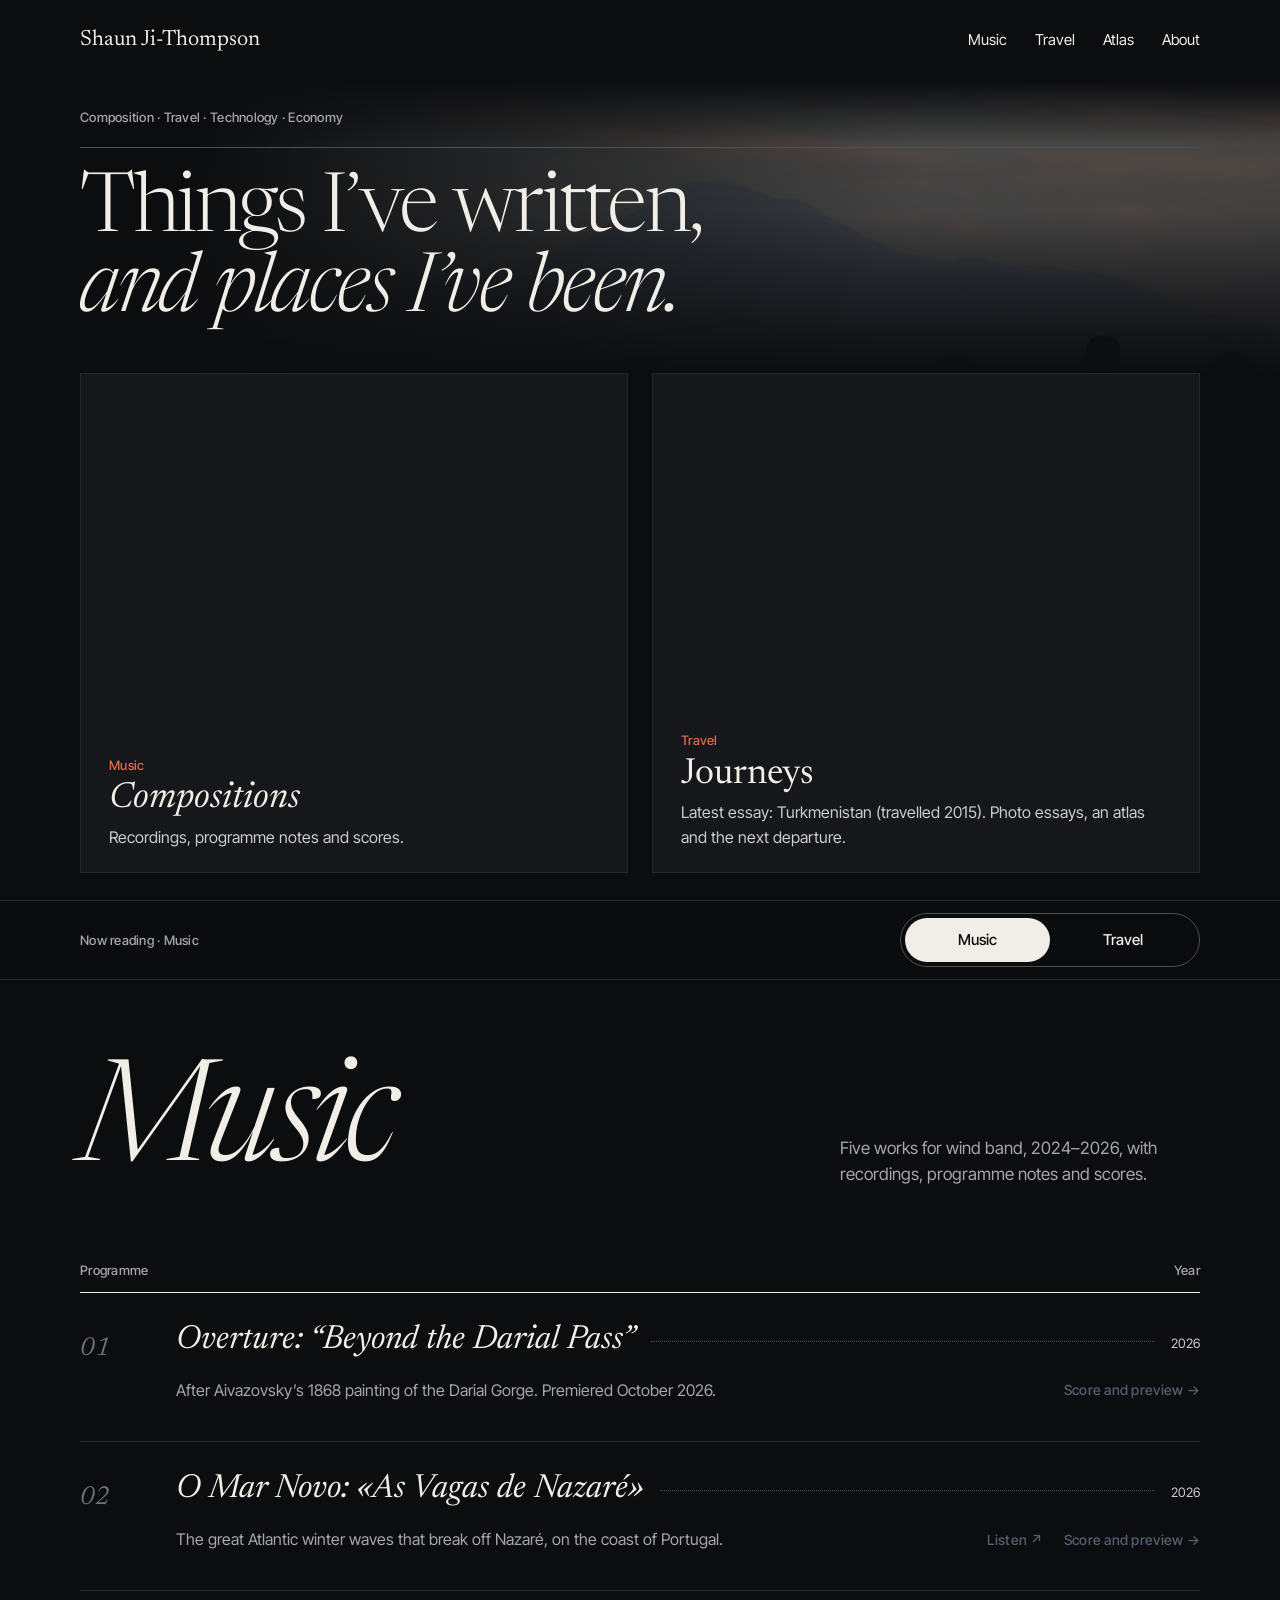
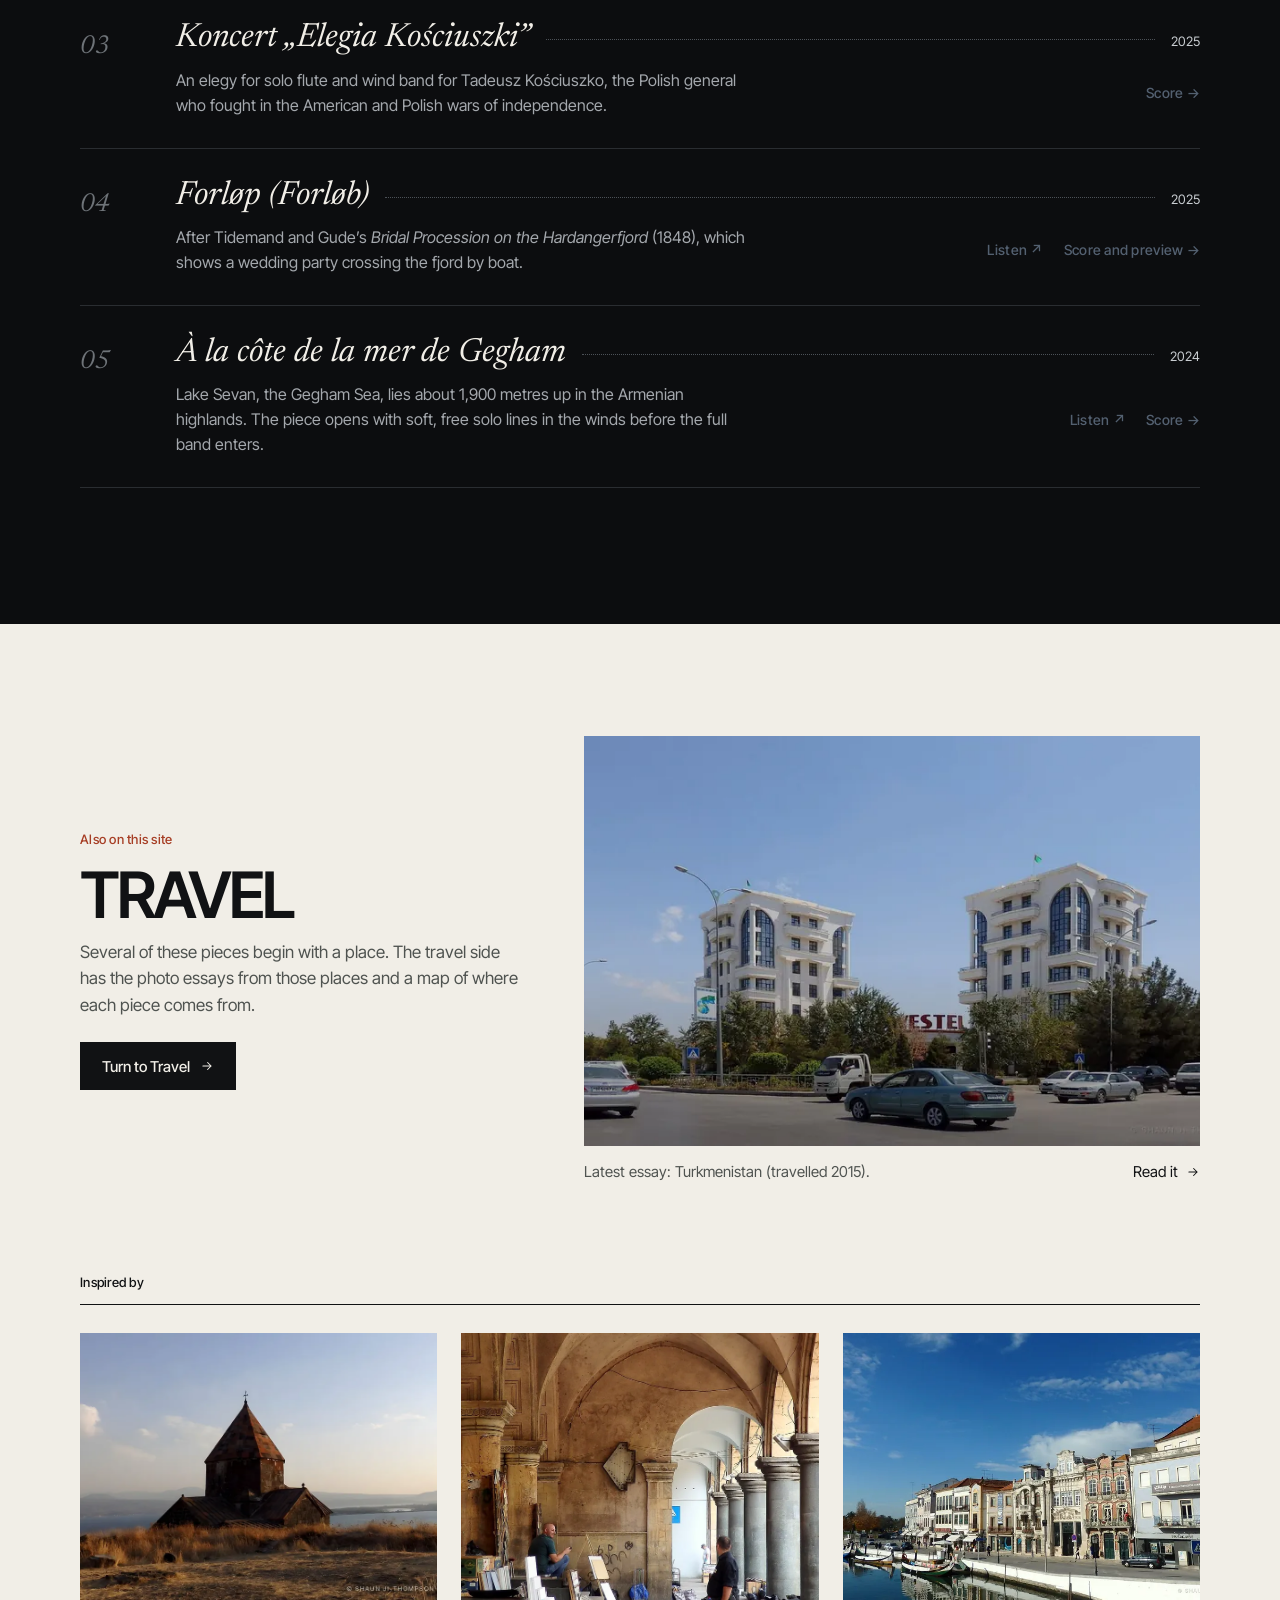
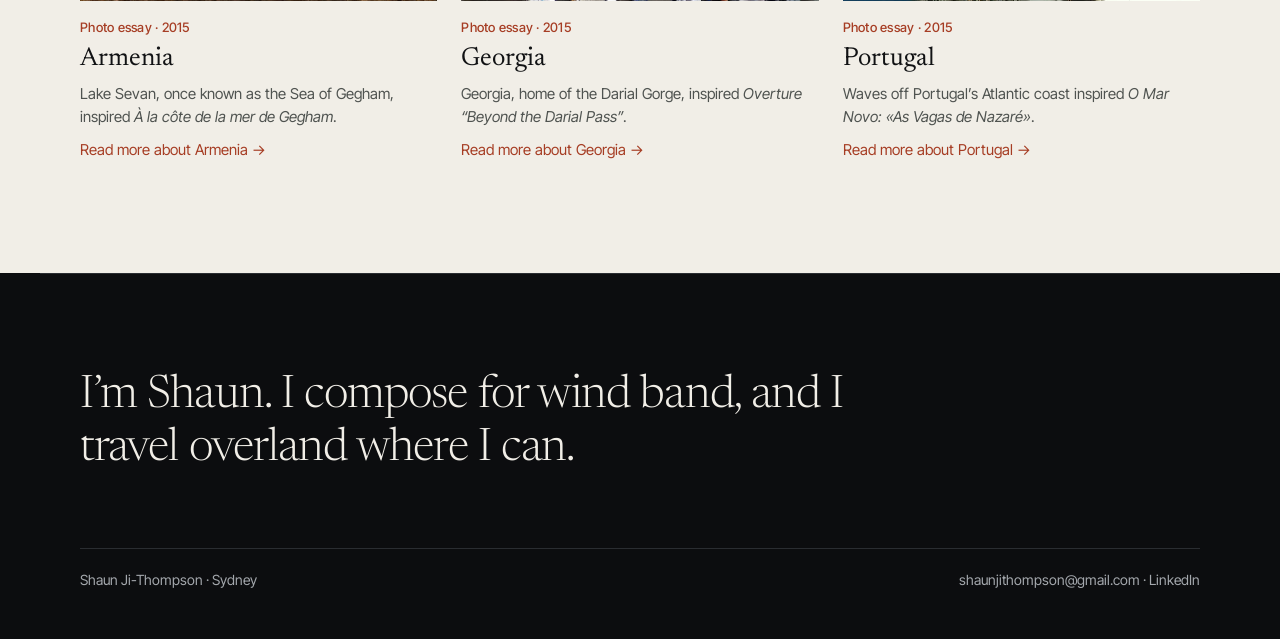
<file: index.html>
<!doctype html>
<html lang="en">
<head>
<meta charset="utf-8">
<meta name="viewport" content="width=device-width, initial-scale=1">
<title>Shaun Ji-Thompson — Music and Travel</title>
<meta name="description" content="Compositions for wind band and journeys made overland, by Shaun Ji-Thompson.">
<link rel="canonical" href="https://shaunjithompson.github.io/two-worlds/">
<meta property="og:type" content="profile">
<meta property="og:site_name" content="Shaun Ji-Thompson">
<meta property="og:title" content="Shaun Ji-Thompson — Music and Travel">
<meta property="og:description" content="Compositions for wind band and journeys made overland, by Shaun Ji-Thompson.">
<meta property="og:url" content="https://shaunjithompson.github.io/two-worlds/">
<meta property="og:image" content="https://shaunjithompson.github.io/two-worlds/assets/sevan-sunset.jpg">
<meta name="twitter:card" content="summary_large_image">
<script type="application/ld+json">{"@context": "https://schema.org", "@graph": [{"@type": "ProfilePage", "url": "https://shaunjithompson.github.io/two-worlds/", "name": "Shaun Ji-Thompson — Music and Travel", "mainEntity": {"@id": "https://shaunjithompson.github.io/two-worlds/#shaun"}}, {"@type": "Person", "@id": "https://shaunjithompson.github.io/two-worlds/#shaun", "name": "Shaun Ji-Thompson", "alternateName": "Ji Xiang Yu", "url": "https://shaunjithompson.github.io/two-worlds/", "jobTitle": "Composer", "homeLocation": {"@type": "Place", "name": "Sydney, Australia"}, "knowsAbout": ["Composition for wind band", "Overland travel"], "email": "mailto:shaunjithompson@gmail.com", "sameAs": ["https://www.linkedin.com/in/shaun-ji-thompson/"]}]}</script>
<link rel="preconnect" href="https://fonts.googleapis.com">
<link rel="preconnect" href="https://fonts.gstatic.com" crossorigin>
<link href="https://fonts.googleapis.com/css2?family=Newsreader:ital,opsz,wght@0,6..72,200;0,6..72,300;0,6..72,400;0,6..72,500;1,6..72,200;1,6..72,300;1,6..72,400&family=Inter+Tight:wght@400;500;600&family=IBM+Plex+Mono:wght@400;500&display=swap" rel="stylesheet">
<link rel="stylesheet" href="css/base.css">
<link rel="stylesheet" href="css/map.css?v=050754a2">
<link rel="stylesheet" href="css/home.css">
</head>
<body data-side="music">
<a class="skip" href="#content">Skip to content</a>

<nav class="wrap nav" aria-label="Primary">
  <a class="brand" href="index.html">Shaun Ji-Thompson</a>
  <div class="nav-links">
    <button type="button" data-pick="music">Music</button>
    <button type="button" data-pick="travel">Travel</button>
    <a href="atlas.html">Atlas</a>
    <a href="#about">About</a>
  </div>
</nav>

<main id="content">
<div class="hero">
<div class="mast">
  <img class="pan" src="assets/yer-07.jpg" alt="" aria-hidden="true" width="2000" height="1125" srcset="assets/sized/yer-07-800.webp 800w, assets/sized/yer-07-1400.webp 1400w, assets/yer-07.jpg 2000w" sizes="100vw" fetchpriority="high">
  <header class="wrap">
    <div class="meta label"><span class="rise">Composition · Travel · Technology · Economy</span></div>
    <div class="line rule-in"></div>
    <h1><span class="rise d1">Things I’ve written,</span><span class="rise d2"><em>and places I’ve been.</em></span></h1>
  </header>
</div>

<section class="wrap doors" aria-label="Two ways in">
  <button type="button" class="door rise d3" data-pick="music">
    <span class="pic reel"><span class="slide"><img data-sizes="(min-width: 1000px) 600px, 100vw" class="drift" src="assets/darial-cover-wide.jpg" alt="" width="1800" height="1200" srcset="assets/sized/darial-cover-wide-800.webp 800w, assets/sized/darial-cover-wide-1400.webp 1400w, assets/darial-cover-wide.jpg 1800w" sizes="(min-width: 1000px) 600px, 100vw"><span class="cap cap-darial"><span class="cap-k">Overture</span>Beyond the Darial Pass</span></span><span class="slide"><img data-sizes="(min-width: 1000px) 600px, 100vw" class="drift" src="assets/forlop-cover-wide.jpg" alt="" width="1800" height="1200" srcset="assets/sized/forlop-cover-wide-800.webp 800w, assets/sized/forlop-cover-wide-1400.webp 1400w, assets/forlop-cover-wide.jpg 1800w" sizes="(min-width: 1000px) 600px, 100vw"><span class="cap cap-forlop">Forløp</span></span><span class="slide"><img data-sizes="(min-width: 1000px) 600px, 100vw" class="drift" src="assets/gegham-cover-wide.jpg" alt="" width="1800" height="1200" srcset="assets/sized/gegham-cover-wide-800.webp 800w, assets/sized/gegham-cover-wide-1400.webp 1400w, assets/gegham-cover-wide.jpg 1800w" sizes="(min-width: 1000px) 600px, 100vw" loading="lazy" decoding="async"><span class="cap cap-gegham" lang="fr">À la côte de la mer de Gegham</span></span><span class="slide"><img data-sizes="(min-width: 1000px) 600px, 100vw" class="drift" src="assets/kosciuszko-cover-wide.jpg" alt="" width="1800" height="1200" srcset="assets/sized/kosciuszko-cover-wide-800.webp 800w, assets/sized/kosciuszko-cover-wide-1400.webp 1400w, assets/kosciuszko-cover-wide.jpg 1800w" sizes="(min-width: 1000px) 600px, 100vw" loading="lazy" decoding="async"><span class="cap cap-kosciuszko" lang="pl"><span class="cap-k">Koncert</span>Elegia Kościuszki</span></span><span class="slide"><img data-sizes="(min-width: 1000px) 600px, 100vw" class="drift" src="assets/mar-novo-cover-wide.jpg" alt="" width="1800" height="1200" srcset="assets/sized/mar-novo-cover-wide-800.webp 800w, assets/sized/mar-novo-cover-wide-1400.webp 1400w, assets/mar-novo-cover-wide.jpg 1800w" sizes="(min-width: 1000px) 600px, 100vw" loading="lazy" decoding="async"><span class="cap cap-marnovo" lang="pt">O Mar Novo</span></span></span>
    <span class="txt"><span class="label k">Music</span><span class="h"><em>Compositions</em></span><span class="s">Recordings, programme notes and scores.</span></span>
  </button>
  <button type="button" class="door rise d4" data-pick="travel">
    <span class="pic"><img data-latest="photo" data-sizes="(min-width: 1000px) 700px, 100vw" class="zoom-img" src="assets/ashgabat-cover.jpg" alt="" width="2000" height="1125" srcset="assets/sized/ashgabat-cover-800.webp 800w, assets/sized/ashgabat-cover-1400.webp 1400w, assets/ashgabat-cover.jpg 2000w" sizes="(min-width: 1000px) 700px, 100vw" loading="lazy" decoding="async"></span>
    <span class="txt"><span class="label k">Travel</span><span class="h">Journeys</span><span class="s"><span data-latest="line">Latest essay: Turkmenistan (travelled 2015).</span> Photo essays, an atlas and the next departure.</span></span>
  </button>
</section>
</div>

<div id="sides-top" aria-hidden="true"></div>
<div class="bar" id="sides">
  <div class="wrap">
    <span class="label now" id="now">Now reading · Music</span>
    <div class="switch" role="group" aria-label="Choose a side">
      <span class="thumb" aria-hidden="true"></span>
      <button type="button" data-pick="music" aria-pressed="true">Music</button>
      <button type="button" data-pick="travel" aria-pressed="false">Travel</button>
    </div>
  </div>
</div>

<!-- MUSIC -->
<div data-for="music">
  <section id="music" class="fade" aria-labelledby="music-h">
    <div class="wrap sec">
      <div class="sec-top">
        <div><h2 id="music-h" class="music">Music</h2></div>
        <p>Five works for wind band, 2024–2026, with recordings, programme notes and scores.</p>
      </div>
      <div class="label prog-head"><span>Programme</span><span>Year</span></div>
      <div class="prog-rule rule-in"></div>
      <ol class="prog">
        <li id="row-darial"><span class="n">01</span><div><div class="row1"><a class="t" href="beyond-the-darial-pass.html">Overture: “Beyond the Darial Pass”</a><span class="dots" aria-hidden="true"></span><span class="y">2026</span></div><div class="row2"><span class="ab">After Aivazovsky’s 1868 painting of the Darial Gorge. Premiered October 2026.</span><span class="label ln"><a href="beyond-the-darial-pass.html">Score and preview →</a></span></div></div></li>
        <li id="row-marNovo"><span class="n">02</span><div><div class="row1"><a class="t" href="o-mar-novo.html" lang="pt">O Mar Novo: «As Vagas de Nazaré»</a><span class="dots" aria-hidden="true"></span><span class="y">2026</span></div><div class="row2"><span class="ab">The great Atlantic winter waves that break off Nazaré, on the coast of Portugal.</span><span class="label ln"><a href="https://www.youtube.com/watch?v=zOkrFVbamSI" target="_blank" rel="noopener">Listen ↗</a><a href="o-mar-novo.html">Score and preview →</a></span></div></div></li>
        <li id="row-kosciuszko"><span class="n">03</span><div><div class="row1"><a class="t" href="koncert-elegia-kosciuszki.html" lang="pl">Koncert „Elegia Kościuszki”</a><span class="dots" aria-hidden="true"></span><span class="y">2025</span></div><div class="row2"><span class="ab">An elegy for solo flute and wind band for Tadeusz Kościuszko, the Polish general who fought in the American and Polish wars of independence.</span><span class="label ln"><a href="koncert-elegia-kosciuszki.html">Score →</a></span></div></div></li>
        <li id="row-forlop"><span class="n">04</span><div><div class="row1"><a class="t" href="forlop.html">Forløp (Forløb)</a><span class="dots" aria-hidden="true"></span><span class="y">2025</span></div><div class="row2"><span class="ab">After Tidemand and Gude’s <em>Bridal Procession on the Hardangerfjord</em> (1848), which shows a wedding party crossing the fjord by boat.</span><span class="label ln"><a href="https://www.youtube.com/watch?v=5hfHdJyn6ks" target="_blank" rel="noopener">Listen ↗</a><a href="forlop.html">Score and preview →</a></span></div></div></li>
        <li id="row-gegham"><span class="n">05</span><div><div class="row1"><a class="t" href="a-la-cote-de-la-mer-de-gegham.html" lang="fr">À la côte de la mer de Gegham</a><span class="dots" aria-hidden="true"></span><span class="y">2024</span></div><div class="row2"><span class="ab">Lake Sevan, the Gegham Sea, lies about 1,900 metres up in the Armenian highlands. The piece opens with soft, free solo lines in the winds before the full band enters.</span><span class="label ln"><a href="https://www.youtube.com/watch?v=kwXetq1aLH4" target="_blank" rel="noopener">Listen ↗</a><a href="a-la-cote-de-la-mer-de-gegham.html">Score →</a></span></div></div></li>
      </ol>
    </div>
  </section>
  <section class="also-band also-travel" aria-labelledby="also-travel-h">
    <div class="wrap">
      <div class="also-top">
        <div class="also-txt">
          <span class="label k-red">Also on this site</span>
          <h2 id="also-travel-h" class="big-t">Travel</h2>
          <p>Several of these pieces begin with a place. The travel side has the photo essays from those places and a map of where each piece comes from.</p>
          <button type="button" class="go" data-pick="travel">Turn to Travel <svg aria-hidden="true" width="14" height="14" viewBox="0 0 24 24" fill="none" stroke="currentColor" stroke-width="1.8" stroke-linecap="round" stroke-linejoin="round"><path d="M5 12h14M13 6l6 6-6 6"/></svg></button>
        </div>
        <a class="also-lead card" href="turkmenistan-2015.html" data-latest="link">
          <span class="pic"><img data-latest="photo" data-sizes="(min-width: 1000px) 700px, 100vw" class="zoom-img" src="assets/tehran-cover.jpg" alt="" width="2000" height="1125" srcset="assets/sized/tehran-cover-800.webp 800w, assets/sized/tehran-cover-1400.webp 1400w, assets/tehran-cover.jpg 2000w" sizes="(min-width: 1000px) 700px, 100vw" loading="lazy" decoding="async"></span>
          <span class="cap"><span class="ink-soft" data-latest="line">Latest essay: Turkmenistan (travelled 2015).</span><span class="more">Read it <svg aria-hidden="true" width="14" height="14" viewBox="0 0 24 24" fill="none" stroke="currentColor" stroke-width="1.8" stroke-linecap="round" stroke-linejoin="round"><path d="M5 12h14M13 6l6 6-6 6"/></svg></span></span>
        </a>
      </div>
      <h3 class="label x-head">Inspired by</h3>
      <ul class="x-list">
        <li><a class="x-card" href="armenia-2015.html"><span class="x-pic"><img data-sizes="(min-width: 1000px) 380px, 100vw" src="assets/sevanavank.jpg" alt="" width="2000" height="1445" srcset="assets/sized/sevanavank-800.webp 800w, assets/sized/sevanavank-1400.webp 1400w, assets/sevanavank.jpg 2000w" sizes="(min-width: 1000px) 380px, 100vw" loading="lazy" decoding="async"></span><span class="label x-k">Photo essay · 2015</span><span class="x-t">Armenia</span><span class="x-s">Lake Sevan, once known as the Sea of Gegham, inspired <i lang="fr">À la côte de la mer de Gegham</i>.</span><span class="x-s x-more">Read more about Armenia →</span></a></li>
        <li><a class="x-card" href="georgia-2015.html"><span class="x-pic"><img data-sizes="(min-width: 1000px) 380px, 100vw" src="assets/tbilisi-03.jpg" alt="" width="1125" height="2000" srcset="assets/sized/tbilisi-03-800.webp 800w, assets/tbilisi-03.jpg 1125w" sizes="(min-width: 1000px) 380px, 100vw" loading="lazy" decoding="async"></span><span class="label x-k">Photo essay · 2015</span><span class="x-t">Georgia</span><span class="x-s">Georgia, home of the Darial Gorge, inspired <i>Overture “Beyond the Darial Pass”</i>.</span><span class="x-s x-more">Read more about Georgia →</span></a></li>
        <li><a class="x-card" href="portugal-2015.html"><span class="x-pic"><img data-sizes="(min-width: 1000px) 380px, 100vw" src="assets/aveiro-04.jpg" alt="" width="2000" height="1125" srcset="assets/sized/aveiro-04-800.webp 800w, assets/sized/aveiro-04-1400.webp 1400w, assets/aveiro-04.jpg 2000w" sizes="(min-width: 1000px) 380px, 100vw" loading="lazy" decoding="async"></span><span class="label x-k">Photo essay · 2015</span><span class="x-t">Portugal</span><span class="x-s">Waves off Portugal’s Atlantic coast inspired <i lang="pt">O Mar Novo: «As Vagas de Nazaré»</i>.</span><span class="x-s x-more">Read more about Portugal →</span></a></li>
      </ul>
    </div>
  </section>
</div>

<!-- TRAVEL -->
<div data-for="travel" hidden>
  <section id="travel" class="paper fade" aria-labelledby="travel-h">
    <div class="wrap sec travel-sec">
      <div class="sec-top">
        <div><h2 id="travel-h" class="travel">Travel</h2></div>
        <div class="side-note-wrap"><p>More than sixty countries so far, mostly overland. Photo essays from the road and an atlas of where I’ve been.</p>
          <a class="upnext" href="morocco-to-the-gambia.html"><span class="mono k-red"><span class="blink"></span>Up next · 2026</span><span>Morocco to The Gambia →</span></a></div>
      </div>
      <div class="map-wrap top" id="worlds" data-side="travel">
        <div class="map" id="map" role="region" aria-label="Map of places">
          <canvas aria-hidden="true"></canvas>
          <div class="map-layer" id="map-layer">
          </div>
<!-- places:start -->
  <nav class="place-index" aria-label="Places on the map">
    <ul>
      <li><span class="pi-name">Turkmenistan</span><span class="pi-when">Travelled July 2015 · Photo essay</span><a href="turkmenistan-2015.html">Photo essay</a></li>
      <li><span class="pi-name">Iran</span><span class="pi-when">Travelled August 2015 · Photo essay</span><a href="iran-2015.html">Photo essay</a></li>
      <li><span class="pi-name">Armenia</span><span class="pi-when">Travelled August 2015 · Photo essay</span><a href="armenia-2015.html">Photo essay</a><a href="a-la-cote-de-la-mer-de-gegham.html">Score: <i>À la côte de la mer de Gegham</i></a></li>
      <li><span class="pi-name">Georgia</span><span class="pi-when">Travelled August 2015 · Photo essay</span><a href="georgia-2015.html">Photo essay</a><a href="beyond-the-darial-pass.html">Score: <i>Overture “Beyond the Darial Pass”</i></a></li>
      <li><span class="pi-name">Portugal</span><span class="pi-when">Travelled December 2015 · Photo essay</span><a href="portugal-2015.html">Photo essay</a><a href="o-mar-novo.html">Score: <i>O Mar Novo: «As Vagas de Nazaré»</i></a></li>
      <li><span class="pi-name">Poland</span><span class="pi-when">Music · Flute and wind band · 2025</span><a href="koncert-elegia-kosciuszki.html">Score: <i>Koncert „Elegia Kościuszki”</i></a></li>
      <li><span class="pi-name">Norway</span><span class="pi-when">Music · Wind band · 2025</span><a href="forlop.html">Score: <i>Forløp (Forløb)</i></a></li>
      <li><span class="pi-name">Morocco to The Gambia</span><span class="pi-when">Next journey · Departs 2026</span><a href="morocco-to-the-gambia.html">About the journey</a></li>
    </ul>
  </nav>
  <!-- places:end -->
          <div class="legend" aria-label="Map key">
            <span class="lg-t">Key · one dot per country</span>
            <span><span class="lg-sym lg-music" aria-hidden="true"></span>Music: a piece about this country</span>
            <span><span class="lg-sym lg-been" aria-hidden="true"></span>Travel: a photo essay</span>
            <span><span class="lg-sym lg-both" aria-hidden="true"></span>Both</span>
            <span><span class="lg-sym lg-next" aria-hidden="true"></span>Upcoming journey</span>
          </div>
          <div class="zoom">
            <button type="button" data-zoom="1" aria-label="Zoom in">+</button>
            <button type="button" data-zoom="-1" aria-label="Zoom out">&minus;</button>
            <button type="button" data-zoom="0" id="zoom-whole" aria-label="Show the whole map"></button>
          </div>
        </div>
        <p class="map-cap">Hover a dot for photos · click to open · drag and pinch to explore · <a href="atlas.html">Full-screen atlas →</a></p>
      </div>


      <div class="list-head"><h3>Essays</h3><span class="label">Newest first</span></div>
      <article class="essay card" id="essay-turkmenistan" data-travelled="2015">
        <a class="roll" href="turkmenistan-2015.html" aria-label="Turkmenistan — read the photo essay" data-names="Ashgabat|Dashoguz|Karakum Desert|Ashgabat">
          <img data-sizes="(min-width: 1000px) 640px, 100vw" class="on" src="assets/ashgabat-cover.jpg" alt="White buildings at a junction in Ashgabat" width="2000" height="1125" srcset="assets/sized/ashgabat-cover-800.webp 800w, assets/sized/ashgabat-cover-1400.webp 1400w, assets/ashgabat-cover.jpg 2000w" sizes="(min-width: 1000px) 640px, 100vw" loading="lazy" decoding="async">
          <img data-sizes="(min-width: 1000px) 640px, 100vw" src="assets/dashoguz-01.jpg" alt="" width="2000" height="1500" srcset="assets/sized/dashoguz-01-800.webp 800w, assets/sized/dashoguz-01-1400.webp 1400w, assets/dashoguz-01.jpg 2000w" sizes="(min-width: 1000px) 640px, 100vw" loading="lazy" decoding="async"><img data-sizes="(min-width: 1000px) 640px, 100vw" src="assets/dashoguz-07.jpg" alt="" width="2000" height="1125" srcset="assets/sized/dashoguz-07-800.webp 800w, assets/sized/dashoguz-07-1400.webp 1400w, assets/dashoguz-07.jpg 2000w" sizes="(min-width: 1000px) 640px, 100vw" loading="lazy" decoding="async"><img data-sizes="(min-width: 1000px) 640px, 100vw" src="assets/ashgabat-04.jpg" alt="" width="2000" height="1125" srcset="assets/sized/ashgabat-04-800.webp 800w, assets/sized/ashgabat-04-1400.webp 1400w, assets/ashgabat-04.jpg 2000w" sizes="(min-width: 1000px) 640px, 100vw" loading="lazy" decoding="async">
          <span class="roll-dots" aria-hidden="true"></span>
          <span class="roll-cap label" aria-hidden="true">Ashgabat</span>
        </a>
        <div class="body">
          <span class="mono-keep k-red">Latest essay · Travelled Jul 2015</span>
          <h3>Turkmenistan</h3>
          <p>Photos from Turkmenistan in July 2015, on a transit visa that allowed two cities: Dashoguz and Ashgabat.</p>
          <p class="stopline label">Dashoguz · Ashgabat</p>
          <a class="btn" href="turkmenistan-2015.html">Read the photo essay <svg aria-hidden="true" width="14" height="14" viewBox="0 0 24 24" fill="none" stroke="currentColor" stroke-width="1.8" stroke-linecap="round" stroke-linejoin="round"><path d="M5 12h14M13 6l6 6-6 6"/></svg></a>
        </div>
      </article>
      <article class="essay card" id="essay-iran" data-travelled="2015">
        <a class="roll" href="iran-2015.html" aria-label="Iran — read the photo essay" data-names="Tehran|Mashhad|Golestan|Tehran|Tabriz">
          <img data-sizes="(min-width: 1000px) 640px, 100vw" class="on" src="assets/tehran-cover.jpg" alt="A woman walking past Persian calligraphy painted on a wall in Tehran" width="2000" height="1125" srcset="assets/sized/tehran-cover-800.webp 800w, assets/sized/tehran-cover-1400.webp 1400w, assets/tehran-cover.jpg 2000w" sizes="(min-width: 1000px) 640px, 100vw" loading="lazy" decoding="async">
          <img data-sizes="(min-width: 1000px) 640px, 100vw" src="assets/mashhad-01.jpg" alt="" width="2000" height="1125" srcset="assets/sized/mashhad-01-800.webp 800w, assets/sized/mashhad-01-1400.webp 1400w, assets/mashhad-01.jpg 2000w" sizes="(min-width: 1000px) 640px, 100vw" loading="lazy" decoding="async"><img data-sizes="(min-width: 1000px) 640px, 100vw" src="assets/golestan-01.jpg" alt="" width="2000" height="1125" srcset="assets/sized/golestan-01-800.webp 800w, assets/sized/golestan-01-1400.webp 1400w, assets/golestan-01.jpg 2000w" sizes="(min-width: 1000px) 640px, 100vw" loading="lazy" decoding="async"><img data-sizes="(min-width: 1000px) 640px, 100vw" src="assets/tehran-01.jpg" alt="" width="2000" height="1125" srcset="assets/sized/tehran-01-800.webp 800w, assets/sized/tehran-01-1400.webp 1400w, assets/tehran-01.jpg 2000w" sizes="(min-width: 1000px) 640px, 100vw" loading="lazy" decoding="async"><img data-sizes="(min-width: 1000px) 640px, 100vw" src="assets/tabriz-01.jpg" alt="" width="2000" height="1125" srcset="assets/sized/tabriz-01-800.webp 800w, assets/sized/tabriz-01-1400.webp 1400w, assets/tabriz-01.jpg 2000w" sizes="(min-width: 1000px) 640px, 100vw" loading="lazy" decoding="async">
          <span class="roll-dots" aria-hidden="true"></span>
          <span class="roll-cap label" aria-hidden="true">Tehran</span>
        </a>
        <div class="body">
          <span class="label k-red">Travelled Aug 2015</span>
          <h3>Iran</h3>
          <p>Photos from Iran in August 2015, from the Turkmen border to the Aras: Mashhad, a three-day walk in Golestan, Tehran and Tabriz.</p>
          <p class="stopline label">Mashhad · Golestan · Tehran · Tabriz</p>
          <a class="btn" href="iran-2015.html">Read the photo essay <svg aria-hidden="true" width="14" height="14" viewBox="0 0 24 24" fill="none" stroke="currentColor" stroke-width="1.8" stroke-linecap="round" stroke-linejoin="round"><path d="M5 12h14M13 6l6 6-6 6"/></svg></a>
        </div>
      </article>
      <article class="essay card" id="essay-portugal" data-travelled="2015">
        <a class="roll" href="portugal-2015.html" aria-label="Portugal — read the photo essay" data-names="Cabo da Roca|Porto|Aveiro|Lisbon|Cabo da Roca">
          <img data-sizes="(min-width: 1000px) 640px, 100vw" class="on" src="assets/portugal-cover.jpg" alt="The cross at Cabo da Roca at sunset" width="2000" height="1125" srcset="assets/sized/portugal-cover-800.webp 800w, assets/sized/portugal-cover-1400.webp 1400w, assets/portugal-cover.jpg 2000w" sizes="(min-width: 1000px) 640px, 100vw" loading="lazy" decoding="async">
          <img data-sizes="(min-width: 1000px) 640px, 100vw" src="assets/porto-03.jpg" alt="" width="2000" height="1125" srcset="assets/sized/porto-03-800.webp 800w, assets/sized/porto-03-1400.webp 1400w, assets/porto-03.jpg 2000w" sizes="(min-width: 1000px) 640px, 100vw" loading="lazy" decoding="async"><img data-sizes="(min-width: 1000px) 640px, 100vw" src="assets/aveiro-04.jpg" alt="" width="2000" height="1125" srcset="assets/sized/aveiro-04-800.webp 800w, assets/sized/aveiro-04-1400.webp 1400w, assets/aveiro-04.jpg 2000w" sizes="(min-width: 1000px) 640px, 100vw" loading="lazy" decoding="async"><img data-sizes="(min-width: 1000px) 640px, 100vw" src="assets/lisbon-03.jpg" alt="" width="2000" height="1125" srcset="assets/sized/lisbon-03-800.webp 800w, assets/sized/lisbon-03-1400.webp 1400w, assets/lisbon-03.jpg 2000w" sizes="(min-width: 1000px) 640px, 100vw" loading="lazy" decoding="async"><img data-sizes="(min-width: 1000px) 640px, 100vw" src="assets/roca-02.jpg" alt="" width="2000" height="1125" srcset="assets/sized/roca-02-800.webp 800w, assets/sized/roca-02-1400.webp 1400w, assets/roca-02.jpg 2000w" sizes="(min-width: 1000px) 640px, 100vw" loading="lazy" decoding="async">
          <span class="roll-dots" aria-hidden="true"></span>
          <span class="roll-cap label" aria-hidden="true">Cabo da Roca</span>
        </a>
        <div class="body">
          <span class="label k-red">Travelled Dec 2015</span>
          <h3>Portugal</h3>
          <p>Photos from Portugal in December 2015, the last stop on the overland route from Singapore.</p>
          <p class="stopline label">Porto · Aveiro · Lisbon · Cabo da Roca</p>
          <a class="btn" href="portugal-2015.html">Read the photo essay <svg aria-hidden="true" width="14" height="14" viewBox="0 0 24 24" fill="none" stroke="currentColor" stroke-width="1.8" stroke-linecap="round" stroke-linejoin="round"><path d="M5 12h14M13 6l6 6-6 6"/></svg></a>
        </div>
      </article>
      <article class="essay card" id="essay-georgia" data-travelled="2015">
        <a class="roll" href="georgia-2015.html" aria-label="Georgia — read the photo essay" data-names="Tbilisi|Tbilisi|Gori|Batumi|Batumi">
          <img data-sizes="(min-width: 1000px) 640px, 100vw" class="on" src="assets/tbilisi-cover.jpg" alt="Brick houses with iron balconies in Tbilisi" width="2400" height="1350" srcset="assets/sized/tbilisi-cover-800.webp 800w, assets/sized/tbilisi-cover-1400.webp 1400w, assets/tbilisi-cover.jpg 2400w" sizes="(min-width: 1000px) 640px, 100vw" loading="lazy" decoding="async">
          <img data-sizes="(min-width: 1000px) 640px, 100vw" src="assets/tbilisi-06.jpg" alt="" width="1125" height="2000" srcset="assets/sized/tbilisi-06-800.webp 800w, assets/tbilisi-06.jpg 1125w" sizes="(min-width: 1000px) 640px, 100vw" loading="lazy" decoding="async"><img data-sizes="(min-width: 1000px) 640px, 100vw" src="assets/gori-02.jpg" alt="" width="2000" height="1125" srcset="assets/sized/gori-02-800.webp 800w, assets/sized/gori-02-1400.webp 1400w, assets/gori-02.jpg 2000w" sizes="(min-width: 1000px) 640px, 100vw" loading="lazy" decoding="async"><img data-sizes="(min-width: 1000px) 640px, 100vw" src="assets/batumi-02.jpg" alt="" width="2000" height="1125" srcset="assets/sized/batumi-02-800.webp 800w, assets/sized/batumi-02-1400.webp 1400w, assets/batumi-02.jpg 2000w" sizes="(min-width: 1000px) 640px, 100vw" loading="lazy" decoding="async"><img data-sizes="(min-width: 1000px) 640px, 100vw" src="assets/batumi-01.jpg" alt="" width="2000" height="1125" srcset="assets/sized/batumi-01-800.webp 800w, assets/sized/batumi-01-1400.webp 1400w, assets/batumi-01.jpg 2000w" sizes="(min-width: 1000px) 640px, 100vw" loading="lazy" decoding="async">
          <span class="roll-dots" aria-hidden="true"></span>
          <span class="roll-cap label" aria-hidden="true">Tbilisi</span>
        </a>
        <div class="body">
          <span class="label k-red">Travelled Aug 2015</span>
          <h3>Georgia</h3>
          <p>Photos from Georgia in August 2015, from Tbilisi to the Black Sea.</p>
          <p class="stopline label">Tbilisi · Gori · Batumi</p>
          <a class="btn" href="georgia-2015.html">Read the photo essay <svg aria-hidden="true" width="14" height="14" viewBox="0 0 24 24" fill="none" stroke="currentColor" stroke-width="1.8" stroke-linecap="round" stroke-linejoin="round"><path d="M5 12h14M13 6l6 6-6 6"/></svg></a>
        </div>
      </article>
      <article class="essay card" id="essay-armenia" data-travelled="2015">
        <a class="roll" href="armenia-2015.html" aria-label="Armenia — read the photo essay" data-names="Lake Sevan|Kapan|Goris|Lake Sevan|Yerevan">
          <img data-sizes="(min-width: 1000px) 640px, 100vw" class="on" src="assets/sevan-sunset.jpg" alt="Sevanavank at sunset above Lake Sevan" width="2000" height="667" srcset="assets/sized/sevan-sunset-800.webp 800w, assets/sized/sevan-sunset-1400.webp 1400w, assets/sevan-sunset.jpg 2000w" sizes="(min-width: 1000px) 640px, 100vw" loading="lazy" decoding="async">
          <img data-sizes="(min-width: 1000px) 640px, 100vw" src="assets/kapan-01.jpg" alt="" width="1344" height="2000" srcset="assets/sized/kapan-01-800.webp 800w, assets/kapan-01.jpg 1344w" sizes="(min-width: 1000px) 640px, 100vw" loading="lazy" decoding="async"><img data-sizes="(min-width: 1000px) 640px, 100vw" src="assets/goris-02.jpg" alt="" width="2000" height="1125" srcset="assets/sized/goris-02-800.webp 800w, assets/sized/goris-02-1400.webp 1400w, assets/goris-02.jpg 2000w" sizes="(min-width: 1000px) 640px, 100vw" loading="lazy" decoding="async"><img data-sizes="(min-width: 1000px) 640px, 100vw" src="assets/sevanavank.jpg" alt="" width="2000" height="1445" srcset="assets/sized/sevanavank-800.webp 800w, assets/sized/sevanavank-1400.webp 1400w, assets/sevanavank.jpg 2000w" sizes="(min-width: 1000px) 640px, 100vw" loading="lazy" decoding="async"><img data-sizes="(min-width: 1000px) 640px, 100vw" src="assets/yer-07.jpg" alt="" width="2000" height="1125" srcset="assets/sized/yer-07-800.webp 800w, assets/sized/yer-07-1400.webp 1400w, assets/yer-07.jpg 2000w" sizes="(min-width: 1000px) 640px, 100vw" loading="lazy" decoding="async">
          <span class="roll-dots" aria-hidden="true"></span>
          <span class="roll-cap label" aria-hidden="true">Lake Sevan</span>
        </a>
        <div class="body">
          <span class="label k-red">Travelled Aug 2015</span>
          <h3>Armenia</h3>
          <p>Photos from Armenia in August 2015, looked at again ten years on.</p>
          <p class="stopline label">Kapan · Goris · Lake Sevan · Yerevan</p>
          <a class="btn" href="armenia-2015.html">Read the photo essay <svg aria-hidden="true" width="14" height="14" viewBox="0 0 24 24" fill="none" stroke="currentColor" stroke-width="1.8" stroke-linecap="round" stroke-linejoin="round"><path d="M5 12h14M13 6l6 6-6 6"/></svg></a>
        </div>
      </article>
    </div>
  </section>
  <section class="also-band also-music" aria-labelledby="also-music-h">
    <div class="wrap">
      <div class="also-top">
        <div class="also-txt">
          <span class="label k-light">Also on this site</span>
          <h2 id="also-music-h" class="big-m">Music</h2>
          <p class="mute">Five works for wind band, 2024–2026. Latest: <i>Overture “Beyond the Darial Pass”</i>, premiered October 2026.</p>
          <button type="button" class="go" data-pick="music">Turn to Music <svg aria-hidden="true" width="14" height="14" viewBox="0 0 24 24" fill="none" stroke="currentColor" stroke-width="1.8" stroke-linecap="round" stroke-linejoin="round"><path d="M5 12h14M13 6l6 6-6 6"/></svg></button>
        </div>
        <a class="also-lead card" href="beyond-the-darial-pass.html">
          <span class="pic"><img data-sizes="(min-width: 1000px) 700px, 100vw" class="zoom-img" src="assets/darial-cover-wide.jpg" alt="" width="1800" height="1200" srcset="assets/sized/darial-cover-wide-800.webp 800w, assets/sized/darial-cover-wide-1400.webp 1400w, assets/darial-cover-wide.jpg 1800w" sizes="(min-width: 1000px) 700px, 100vw" loading="lazy" decoding="async"></span>
          <span class="cap"><span class="mute">Latest work: <i>Overture “Beyond the Darial Pass”</i>, after Aivazovsky’s Darial Gorge.</span><span class="more">The score <svg aria-hidden="true" width="14" height="14" viewBox="0 0 24 24" fill="none" stroke="currentColor" stroke-width="1.8" stroke-linecap="round" stroke-linejoin="round"><path d="M5 12h14M13 6l6 6-6 6"/></svg></span></span>
        </a>
      </div>
      <h3 class="label x-head">Music from these places</h3>
      <ul class="x-list">
        <li><a class="x-card" href="a-la-cote-de-la-mer-de-gegham.html"><span class="x-pic"><img data-sizes="(min-width: 1000px) 380px, 100vw" src="assets/gegham-cover-wide.jpg" alt="" width="1800" height="1200" srcset="assets/sized/gegham-cover-wide-800.webp 800w, assets/sized/gegham-cover-wide-1400.webp 1400w, assets/gegham-cover-wide.jpg 1800w" sizes="(min-width: 1000px) 380px, 100vw" loading="lazy" decoding="async"></span><span class="label x-k">Music · Lake Sevan, Armenia</span><span class="x-t"><i lang="fr">À la côte de la mer de Gegham</i></span><span class="x-s">For wind band</span></a></li>
        <li><a class="x-card" href="beyond-the-darial-pass.html"><span class="x-pic"><img data-sizes="(min-width: 1000px) 380px, 100vw" src="assets/darial-cover-wide.jpg" alt="" width="1800" height="1200" srcset="assets/sized/darial-cover-wide-800.webp 800w, assets/sized/darial-cover-wide-1400.webp 1400w, assets/darial-cover-wide.jpg 1800w" sizes="(min-width: 1000px) 380px, 100vw" loading="lazy" decoding="async"></span><span class="label x-k">Music · The Darial Gorge, Georgia</span><span class="x-t"><i>Overture “Beyond the Darial Pass”</i></span><span class="x-s">For wind orchestra</span></a></li>
        <li><a class="x-card" href="o-mar-novo.html"><span class="x-pic"><img data-sizes="(min-width: 1000px) 380px, 100vw" src="assets/mar-novo-cover-wide.jpg" alt="" width="1800" height="1200" srcset="assets/sized/mar-novo-cover-wide-800.webp 800w, assets/sized/mar-novo-cover-wide-1400.webp 1400w, assets/mar-novo-cover-wide.jpg 1800w" sizes="(min-width: 1000px) 380px, 100vw" loading="lazy" decoding="async"></span><span class="label x-k">Music · Nazaré, Portugal</span><span class="x-t"><i lang="pt">O Mar Novo: «As Vagas de Nazaré»</i></span><span class="x-s">For wind orchestra</span></a></li>
      </ul>
    </div>
  </section>
</div>

</main>

<footer id="about" class="wrap">
  <p class="me">I’m Shaun. I compose for wind band, and I travel overland where I can.</p>
  <div class="fine"><span>Shaun Ji-Thompson · Sydney</span><span><a href="mailto:shaunjithompson@gmail.com">shaunjithompson@gmail.com</a> · <a href="https://www.linkedin.com/in/shaun-ji-thompson/" rel="me noopener" target="_blank">LinkedIn</a></span></div>
</footer>

<script src="js/dots.js?v=784f78c8"></script>
<script src="js/places.js?v=8cba0c6a"></script>
<script src="js/home.js?v=65103207"></script>
<script>
{
  const body = document.body, now = document.getElementById('now'), bar = document.getElementById('sides');
  const label = { music: 'Now reading · Music', travel: 'Now reading · Travel' };
  const marker = document.getElementById('sides-top');
  // Each side remembers how far down it was read, so switching back returns there rather than starting over.
  const kept = {};
  function pick(side, scroll) {
    const was = body.dataset.side;
    if (was && was !== side) kept[was] = scrollY - (marker.getBoundingClientRect().top + scrollY);
    body.dataset.side = side;
    document.querySelectorAll('main > [data-for]').forEach(el => { el.hidden = el.dataset.for !== side; });
    document.querySelectorAll('.switch button').forEach(b => b.setAttribute('aria-pressed', b.dataset.pick === side ? 'true' : 'false'));
    now.textContent = label[side];
    try { history.replaceState(null, '', '#' + side); } catch (e) {}
    if (scroll) toSides(scroll === 'instant', was === side ? null : side);
  }
  // The switch bar is sticky, so once it is stuck bar.scrollIntoView() does nothing. Scroll to a fixed marker
  // just above the bar instead: the bar then sits at the top with the start of the chosen side under it.
  function toSides(instant, side) {
    // Back to where this side was left (if it was read past the switch), otherwise the start of the side.
    const y = marker.getBoundingClientRect().top + scrollY + Math.max(0, (side && kept[side]) || 0);
    const smooth = !instant && !matchMedia('(prefers-reduced-motion: reduce)').matches;
    // Desktop scroll snapping would pull a remembered spot back to the top of the section, so pause it
    // until the reader next scrolls or presses a key.
    const root = document.documentElement; root.style.scrollSnapType = 'none';
    const resnap = () => { root.style.scrollSnapType = ''; ['wheel', 'touchstart', 'keydown'].forEach(t => removeEventListener(t, resnap)); };
    setTimeout(() => ['wheel', 'touchstart', 'keydown'].forEach(t => addEventListener(t, resnap, { passive: true })), 50);
    scrollTo({ top: y, behavior: smooth ? 'smooth' : 'auto' });
  }
  document.querySelectorAll('[data-pick]').forEach(b => b.addEventListener('click', () => pick(b.dataset.pick, true)));

  // Links from other pages: #music, #travel, #row-<id> (music, that work lit), #place-<id> (the atlas)
  function fromHash() {
    const h = location.hash.slice(1);
    if (h.indexOf('place-') === 0) { pick('travel', false); if (window.twMap) twMap.select(h.slice(6)); document.getElementById('worlds').scrollIntoView({ block: 'center' }); return; }
    if (h === 'travel' || h === 'music') {
      // Arriving from another page: jump straight there, and again once images have loaded, in case anything above shifted.
      pick(h, 'instant');
      if (document.readyState !== 'complete') addEventListener('load', () => { if (location.hash.slice(1) === h) toSides(true); }, { once: true });
      return;
    }
    if (h.indexOf('row-') === 0) {
      const li = document.getElementById(h); if (!li) return;
      pick('music', false);
      document.querySelectorAll('.prog li.lit').forEach(x => x.classList.remove('lit'));
      li.classList.add('lit'); li.scrollIntoView({ block: 'center' });
      try { history.replaceState(null, '', '#' + h); } catch (e) {}
    }
  }
  // Remember where you were when you leave for another page, so Back returns to the same side and scroll height.
  const KEY = 'tw-home-return';
  function remember() { try { kept[body.dataset.side] = scrollY - (marker.getBoundingClientRect().top + scrollY); sessionStorage.setItem(KEY, JSON.stringify({ side: body.dataset.side, y: Math.round(scrollY), kept })); } catch (e) {} }
  document.addEventListener('click', e => { const a = e.target.closest && e.target.closest('a[href]'); if (a && a.getAttribute('href').charAt(0) !== '#') remember(); }, true);
  addEventListener('pagehide', remember);
  function restore(s) {
    const root = document.documentElement;
    root.style.scrollSnapType = 'none'; // otherwise snapping pulls the page to the nearest section
    Object.assign(kept, s.kept || {});
    pick(s.side === 'travel' ? 'travel' : 'music', false);
    const go = () => scrollTo(0, s.y);
    go(); requestAnimationFrame(go); addEventListener('load', go, { once: true }); setTimeout(go, 350);
    const resnap = () => { root.style.scrollSnapType = ''; ['wheel', 'touchstart', 'keydown'].forEach(t => removeEventListener(t, resnap)); };
    ['wheel', 'touchstart', 'keydown'].forEach(t => addEventListener(t, resnap, { passive: true }));
  }
  try { history.scrollRestoration = 'manual'; } catch (e) {}
  let saved = null; try { saved = JSON.parse(sessionStorage.getItem(KEY) || 'null'); } catch (e) {}
  const navType = ((performance.getEntriesByType && performance.getEntriesByType('navigation')[0]) || {}).type;
  if (saved && (location.hash === '#back' || navType === 'back_forward' || navType === 'reload')) restore(saved);
  else if (location.hash === '#back') { try { history.replaceState(null, '', location.pathname); } catch (e) {} }
  else fromHash();
  addEventListener('hashchange', fromHash);

  // "Latest essay" teasers (Travel door, 'Also on this site' band) follow whichever essay is first in the
  // Essays list (newest published first), so adding a new essay above the others updates them too.
  const latest = document.querySelector('#travel .essay');
  if (latest) {
    const cover = latest.querySelector('.roll img'), name = latest.querySelector('h3').textContent.trim(), yr = latest.dataset.travelled;
    document.querySelectorAll('[data-latest="photo"]').forEach(im => { im.srcset = cover.getAttribute('srcset') || ''; im.src = cover.getAttribute('src'); });
    document.querySelectorAll('[data-latest="link"]').forEach(a => { a.href = latest.querySelector('.roll').getAttribute('href'); });
    document.querySelectorAll('[data-latest="line"]').forEach(el => { el.textContent = 'Latest essay: ' + name + (yr ? ' (travelled ' + yr + ').' : '.'); });
  }

  // Rolling carousel on the essay photo: plays while hovered or focused.
  document.querySelectorAll('.roll').forEach(function (r) {
    const ims = r.querySelectorAll('img'), dots = r.querySelector('.roll-dots'), cap = r.querySelector('.roll-cap');
    const names = (r.dataset.names || '').split('|');
    ims.forEach((_, k) => dots.appendChild(document.createElement('i'))); dots.children[0].classList.add('on');
    let i = 0, t = null;
    const go = n => { ims[i].classList.remove('on'); dots.children[i].classList.remove('on'); i = n % ims.length; ims[i].classList.add('on'); dots.children[i].classList.add('on'); cap.textContent = names[i] || ''; };
    const play = () => { if (t || matchMedia('(prefers-reduced-motion: reduce)').matches) return; r.classList.add('playing'); ims.forEach(im => im.loading = 'eager'); go(i + 1); t = setInterval(() => go(i + 1), 1400); };
    const stop = () => { clearInterval(t); t = null; r.classList.remove('playing'); };
    r.addEventListener('mouseenter', play); r.addEventListener('mouseleave', stop);
    r.addEventListener('focus', play); r.addEventListener('blur', stop);
    // Phones have no hover: roll once it scrolls into view.
    if (!matchMedia('(hover: hover)').matches && 'IntersectionObserver' in window) new IntersectionObserver(es => es.forEach(e => e.isIntersecting ? play() : stop()), { threshold: .6 }).observe(r);
  });
}
</script>
</body>
</html>
</file>
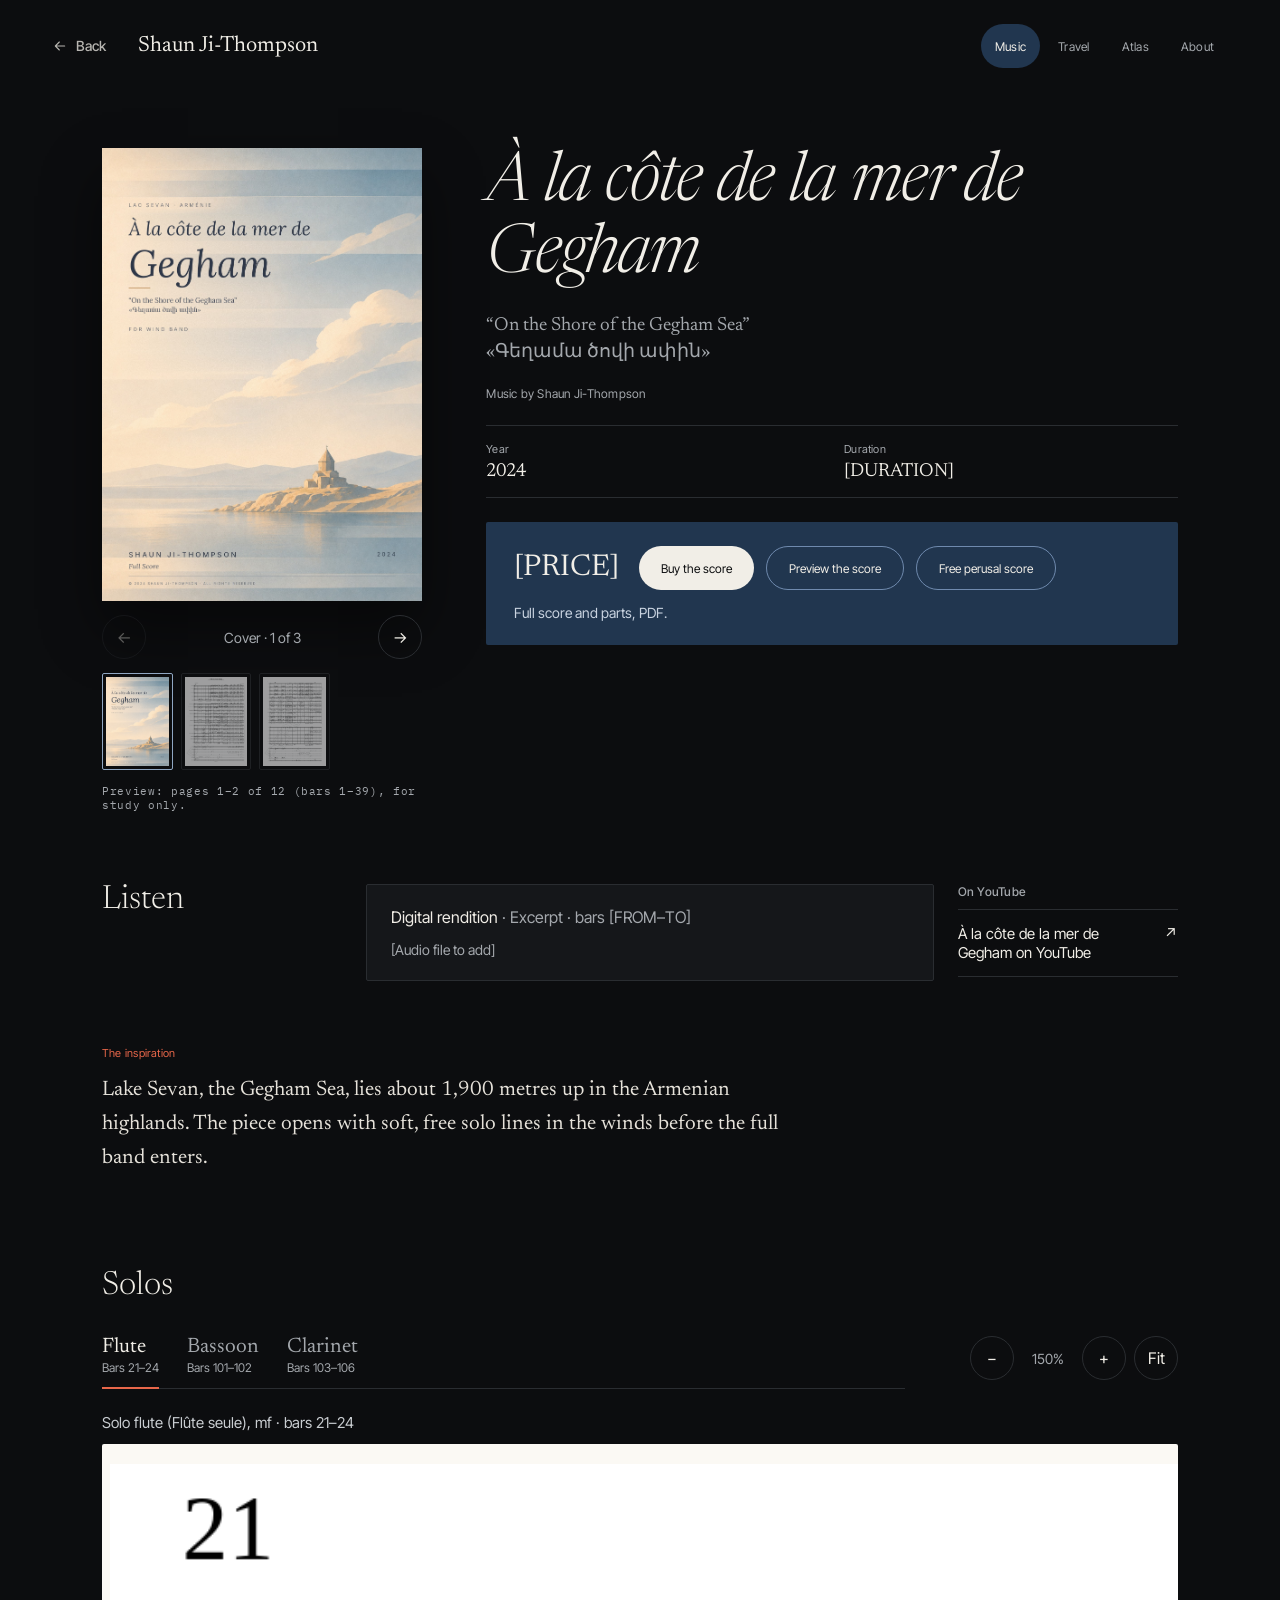
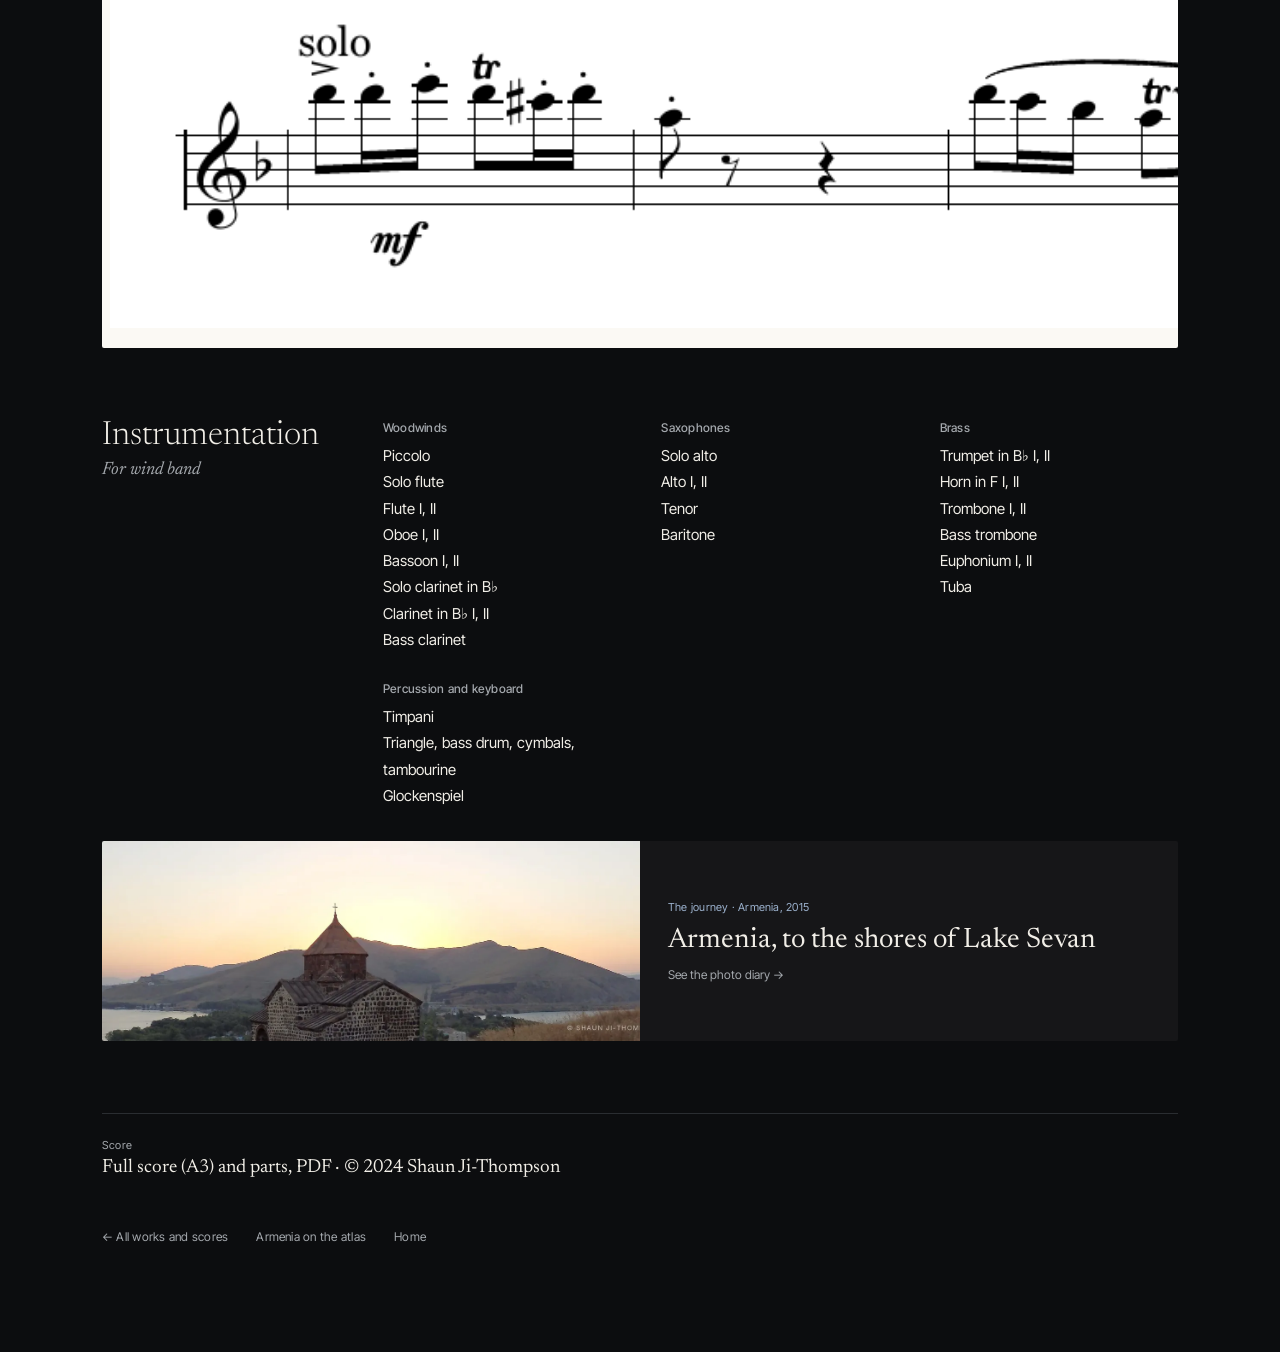
<file: a-la-cote-de-la-mer-de-gegham.html>
<!doctype html>
<html lang="en">
<head>
<meta charset="utf-8">
<meta name="viewport" content="width=device-width, initial-scale=1">
<title>À la côte de la mer de Gegham, for wind band — score by Shaun Ji-Thompson</title>
<meta name="description" content="À la côte de la mer de Gegham (2024), for wind band, by Shaun Ji-Thompson. Lake Sevan, the Gegham Sea, lies about 1,900 metres up in the Armenian highlands. The piece opens with soft, free solo lines in the winds before the full band enters.">
<link rel="canonical" href="https://shaunjithompson.github.io/two-worlds/a-la-cote-de-la-mer-de-gegham.html">
<meta property="og:type" content="music.song">
<meta property="og:site_name" content="Shaun Ji-Thompson">
<meta property="og:title" content="À la côte de la mer de Gegham — score for wind band">
<meta property="og:description" content="À la côte de la mer de Gegham (2024), for wind band, by Shaun Ji-Thompson. Lake Sevan, the Gegham Sea, lies about 1,900 metres up in the Armenian highlands. The piece opens with soft, free solo lines in the winds before the full band enters.">
<meta property="og:url" content="https://shaunjithompson.github.io/two-worlds/a-la-cote-de-la-mer-de-gegham.html">
<meta property="og:image" content="https://shaunjithompson.github.io/two-worlds/assets/gegham-cover-wide.jpg">
<meta name="twitter:card" content="summary_large_image">
<script type="application/ld+json">{&#34;@context&#34;: &#34;https://schema.org&#34;, &#34;@type&#34;: &#34;MusicComposition&#34;, &#34;name&#34;: &#34;À la côte de la mer de Gegham&#34;, &#34;composer&#34;: {&#34;@type&#34;: &#34;Person&#34;, &#34;name&#34;: &#34;Shaun Ji-Thompson&#34;, &#34;url&#34;: &#34;https://shaunjithompson.github.io/two-worlds/&#34;}, &#34;dateCreated&#34;: &#34;2024&#34;, &#34;description&#34;: &#34;Lake Sevan, the Gegham Sea, lies about 1,900 metres up in the Armenian highlands. The piece opens with soft, free solo lines in the winds before the full band enters.&#34;, &#34;url&#34;: &#34;https://shaunjithompson.github.io/two-worlds/a-la-cote-de-la-mer-de-gegham.html&#34;, &#34;inLanguage&#34;: &#34;fr&#34;, &#34;image&#34;: &#34;https://shaunjithompson.github.io/two-worlds/assets/gegham-cover-wide.jpg&#34;, &#34;recordedAs&#34;: {&#34;@type&#34;: &#34;MusicRecording&#34;, &#34;url&#34;: &#34;https://www.youtube.com/watch?v=kwXetq1aLH4&#34;}}</script>
<link rel="preconnect" href="https://fonts.googleapis.com">
<link rel="preconnect" href="https://fonts.gstatic.com" crossorigin>
<link href="https://fonts.googleapis.com/css2?family=Newsreader:ital,opsz,wght@0,6..72,200;0,6..72,300;0,6..72,400;0,6..72,500;1,6..72,200;1,6..72,300;1,6..72,400&family=Inter+Tight:wght@400;500;600&family=IBM+Plex+Mono:wght@400;500&display=swap" rel="stylesheet">
<link rel="stylesheet" href="css/base.css">
<link rel="stylesheet" href="css/work.css">
</head>
<body class="wide-page">
<a class="skip" href="#content">Skip to content</a>

<header class="wrap nav">
  <div class="tw-brandrow"><a class="tw-back" href="index.html#back" data-back><svg aria-hidden="true" width="16" height="16" viewBox="0 0 24 24" fill="none" stroke="currentColor" stroke-width="1.6" stroke-linecap="round" stroke-linejoin="round"><path d="M19 12H5M11 6l-6 6 6 6"/></svg>Back</a><a class="brand" href="index.html">Shaun Ji-Thompson</a></div>
  <nav class="nav-links" aria-label="Primary">
    <a href="index.html#music" aria-current="page">Music</a>
    <a href="index.html#travel">Travel</a>
    <a href="atlas.html">Atlas</a>
    <a href="index.html#about">About</a>
  </nav>
</header>

<main id="content">
<section class="wrap wide hero">
  <div class="pager" data-pager aria-label="Score preview">
    <div class="pager-view"><img data-pager-img src="assets/gegham-cover.jpg" alt="Score cover: the monastery of Sevanavank on its rocky headland above Lake Sevan, in pale morning light under drifting cloud" data-sizes="(min-width: 900px) 440px, 100vw" width="1414" height="2000" srcset="assets/sized/gegham-cover-800.webp 800w, assets/sized/gegham-cover-1400.webp 1400w, assets/gegham-cover.jpg 1414w" sizes="(min-width: 900px) 440px, 100vw" fetchpriority="high"></div>
    <div class="pager-ctrl" data-pager-ctrl hidden>
      <button type="button" class="pg-btn" data-pager-prev aria-label="Previous page">←</button>
      <span class="pg-count" data-pager-count aria-live="polite">Cover · 1 of 3</span>
      <button type="button" class="pg-btn" data-pager-next aria-label="Next page">→</button>
    </div>
    <ul class="thumbs" aria-label="Score pages">
      <li><a class="thumb" href="assets/gegham-cover.jpg" data-pager-thumb data-src="assets/gegham-cover.jpg" data-alt="Score cover: the monastery of Sevanavank on its rocky headland above Lake Sevan, in pale morning light under drifting cloud" data-label="Cover" aria-current="true"><img data-keep src="assets/gegham-cover.jpg" alt="Cover" loading="lazy"></a></li>
      <li><a class="thumb" href="assets/score/gegham-page-1.jpg" data-pager-thumb data-src="assets/score/gegham-page-1.jpg" data-alt="Full score, page 1, bars 1 to 19, marked perusal" data-label="Page 1"><img data-keep src="assets/score/gegham-page-1.jpg" alt="Page 1" loading="lazy"></a></li>
      <li><a class="thumb" href="assets/score/gegham-page-2.jpg" data-pager-thumb data-src="assets/score/gegham-page-2.jpg" data-alt="Full score, page 2, bars 20 to 39, marked perusal" data-label="Page 2"><img data-keep src="assets/score/gegham-page-2.jpg" alt="Page 2" loading="lazy"></a></li>
    </ul>
    <p class="mono-keep pager-note">Preview: pages 1–2 of 12 (bars 1–39), for study only.</p>
  </div>

  <div class="hero-txt">
    <h1 lang="fr">À la côte de la mer de<br>Gegham</h1>
    <p class="subtitles"><span lang="en">“On the Shore of the Gegham Sea”</span><span lang="hy">«Գեղամա ծովի ափին»</span></p>
    <p class="byline">Music by Shaun Ji-Thompson</p>
    <dl class="facts">
      <div><dt>Year</dt><dd>2024</dd></div>
      <div><dt>Duration</dt><dd>[DURATION]</dd></div>
    </dl>
    <div class="buy-inline">
      <span class="amount">[PRICE]</span>
      <div class="actions">
        <a class="btn solid" href="index.html#about">Buy the score</a>
        <button type="button" class="btn line" data-pager-go="1" hidden>Preview the score</button>
        <a class="btn line" href="index.html#about">Free perusal score</a>
      </div>
      <span class="what">Full score and parts, PDF.</span>
    </div>
  </div>
</section>

<section class="wrap wide band" aria-labelledby="listen-h">
  <h2 id="listen-h">Listen</h2>
  <div class="listen">
    <div class="player">
      <p class="player-t">Digital rendition<span class="muted"> · Excerpt · bars [FROM–TO]</span></p>
      <p class="muted">[Audio file to add]</p>
    </div>
    <div class="yt">
      <h3 class="mono">On YouTube</h3>
      <ul>
        <li><a href="https://www.youtube.com/watch?v=kwXetq1aLH4" target="_blank" rel="noopener">À la côte de la mer de Gegham on YouTube <span aria-hidden="true">↗</span></a></li>
      </ul>
    </div>
  </div>
</section>

<article class="wrap note">
  <p class="mono label">The inspiration</p>
  <p>Lake Sevan, the Gegham Sea, lies about 1,900 metres up in the Armenian highlands. The piece opens with soft, free solo lines in the winds before the full band enters.</p>
</article>

<section class="wrap wide band" aria-labelledby="solos-h" data-solos>
  <h2 id="solos-h">Solos</h2>
  <div class="tabs" role="tablist" aria-label="Solo passages" data-solo-tabs hidden>
    <button type="button" role="tab" id="tab-1" aria-controls="solo-1" aria-selected="true"><span class="tab-n">Flute</span><span class="tab-b">Bars 21–24</span></button>
    <button type="button" role="tab" id="tab-2" aria-controls="solo-2" aria-selected="false" tabindex="-1"><span class="tab-n">Bassoon</span><span class="tab-b">Bars 101–102</span></button>
    <button type="button" role="tab" id="tab-3" aria-controls="solo-3" aria-selected="false" tabindex="-1"><span class="tab-n">Clarinet</span><span class="tab-b">Bars 103–106</span></button>
  </div>
  <div class="zoom" role="group" aria-label="Zoom" data-zoom hidden>
    <button type="button" data-zoom-out aria-label="Zoom out">−</button>
    <span data-zoom-label>100%</span>
    <button type="button" data-zoom-in aria-label="Zoom in">+</button>
    <button type="button" data-zoom-fit>Fit</button>
  </div>
  <figure class="solo" id="solo-1" role="tabpanel" aria-labelledby="tab-1">
    <figcaption>Solo flute (Flûte seule), mf · bars 21–24</figcaption>
    <div class="solo-scroll" tabindex="0" aria-label="Flute solo, scroll sideways when zoomed"><img data-keep src="assets/score/gegham-solo-flute.png" alt="Notation: solo flute, bars 21 to 24, short figures with trills, marked mf" loading="lazy"></div>
  </figure>
  <figure class="solo" id="solo-2" role="tabpanel" aria-labelledby="tab-2">
    <figcaption>Bassoon solo, mf · bars 101–102</figcaption>
    <div class="solo-scroll" tabindex="0" aria-label="Bassoon solo, scroll sideways when zoomed"><img data-keep src="assets/score/gegham-solo-bassoon.png" alt="Notation: bassoon solo, bars 101 to 102, marked mf, ending on a held note" loading="lazy"></div>
  </figure>
  <figure class="solo" id="solo-3" role="tabpanel" aria-labelledby="tab-3">
    <figcaption>Solo clarinet (Clarinette seule), mf · bars 103–106</figcaption>
    <div class="solo-scroll" tabindex="0" aria-label="Clarinet solo, scroll sideways when zoomed"><img data-keep src="assets/score/gegham-solo-clarinet.png" alt="Notation: solo clarinet, bars 103 to 106, a line in triplets, marked mf" loading="lazy"></div>
  </figure>
</section>

<section class="wrap wide band" aria-labelledby="inst-h">
  <div>
    <h2 id="inst-h">Instrumentation</h2>
    <p class="for">For wind band</p>
  </div>
  <div class="inst">
    <div><h3 class="mono">Woodwinds</h3><p>Piccolo<br>Solo flute<br>Flute I, II<br>Oboe I, II<br>Bassoon I, II<br>Solo clarinet in B♭<br>Clarinet in B♭ I, II<br>Bass clarinet</p></div>
    <div><h3 class="mono">Saxophones</h3><p>Solo alto<br>Alto I, II<br>Tenor<br>Baritone</p></div>
    <div><h3 class="mono">Brass</h3><p>Trumpet in B♭ I, II<br>Horn in F I, II<br>Trombone I, II<br>Bass trombone<br>Euphonium I, II<br>Tuba</p></div>
    <div><h3 class="mono">Percussion and keyboard</h3><p>Timpani<br>Triangle, bass drum, cymbals, tambourine<br>Glockenspiel</p></div>
  </div>
</section>

<section class="wrap journey-wrap">
  <a class="journey" href="armenia-2015.html">
    <img src="assets/sevan-sunset.jpg" alt="" width="2000" height="667" srcset="assets/sized/sevan-sunset-800.webp 800w, assets/sized/sevan-sunset-1400.webp 1400w, assets/sevan-sunset.jpg 2000w" sizes="100vw">
    <span class="journey-txt">
      <span class="mono">The journey · Armenia, 2015</span>
      <span class="journey-t">Armenia, to the shores of Lake Sevan</span>
      <span class="more">See the photo diary →</span>
    </span>
  </a>
</section>

<section class="wrap details" aria-label="Details">
  <dl>
    <div><dt>Score</dt><dd>Full score (A3) and parts, PDF · © 2024 Shaun Ji-Thompson</dd></div>
  </dl>
</section>
<nav class="wrap more-nav" aria-label="More from Two Worlds">
  <a href="index.html#row-gegham">← All works and scores</a>
  <a href="atlas.html#place-armenia">Armenia on the atlas</a>
  <a href="index.html">Home</a>
</nav>
</main>

<script src="js/back.js"></script>
<script src="js/work.js"></script>
</body>
</html>
</file>
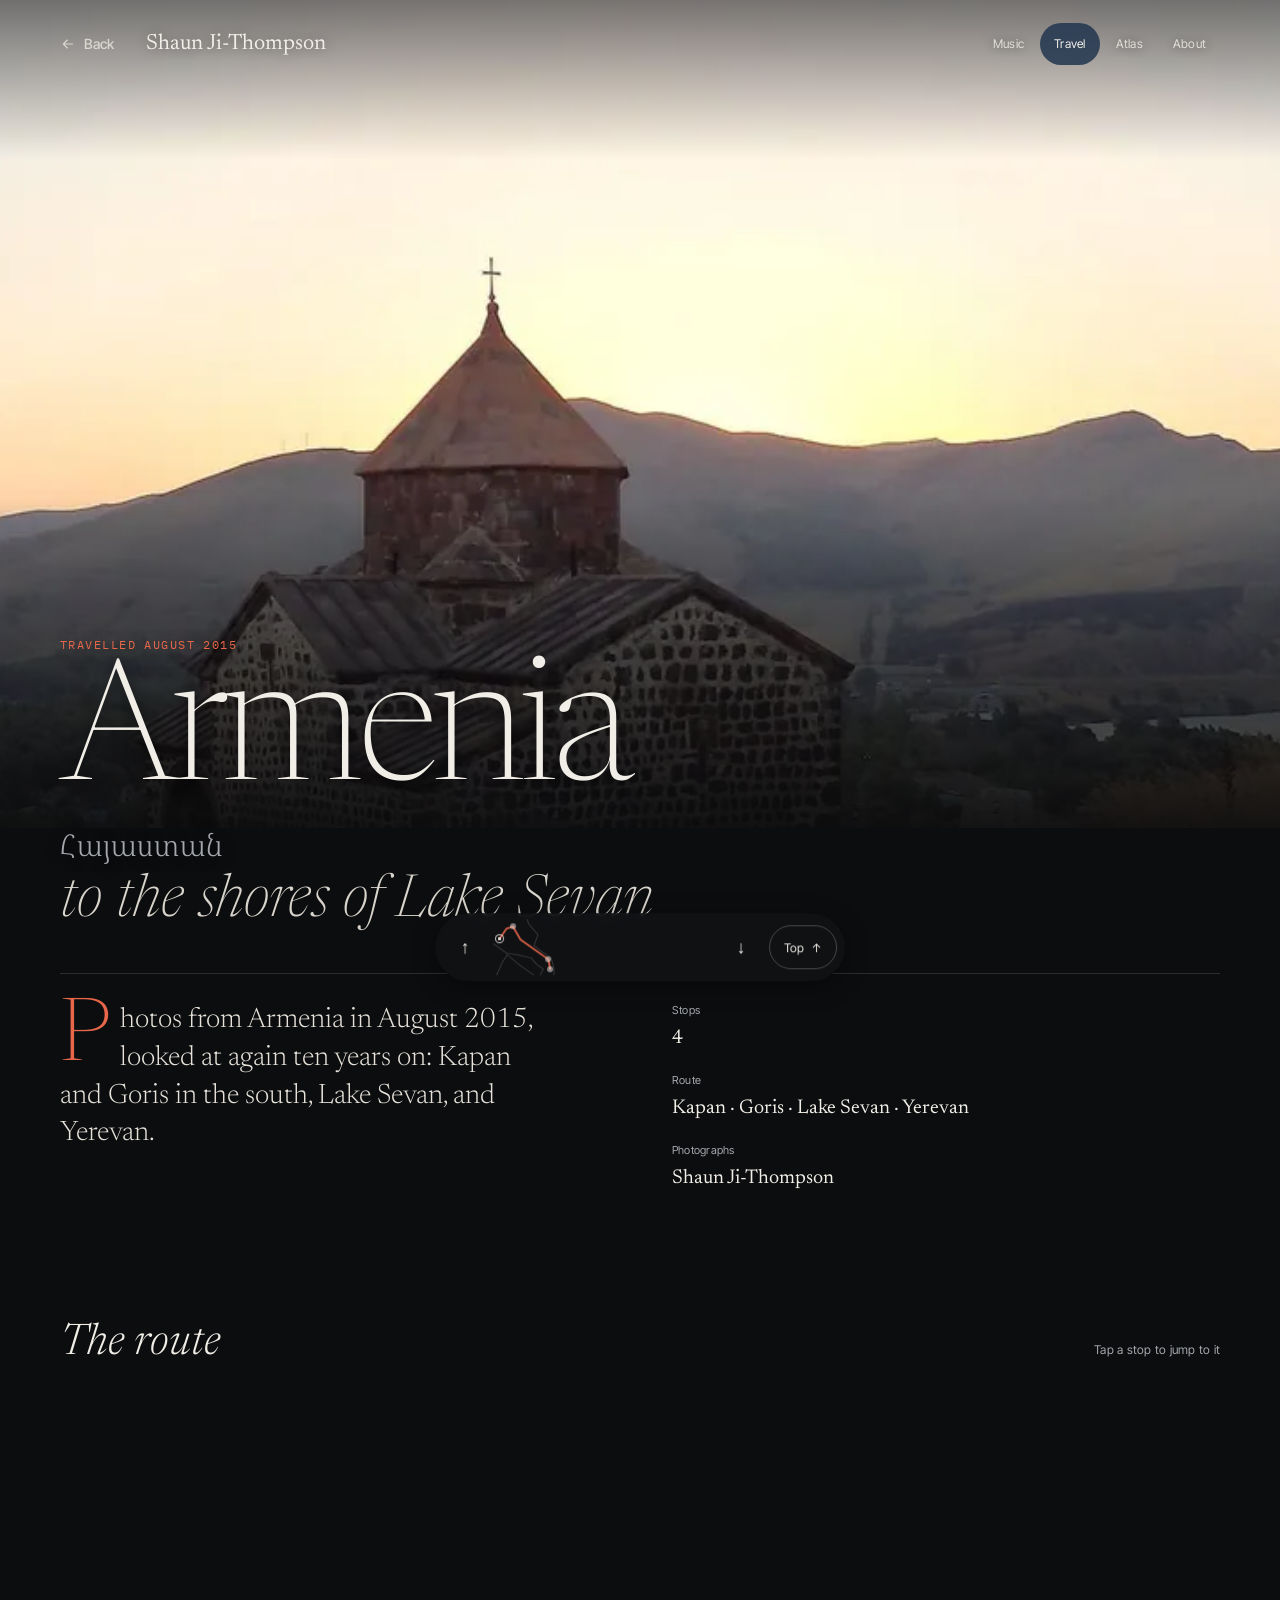
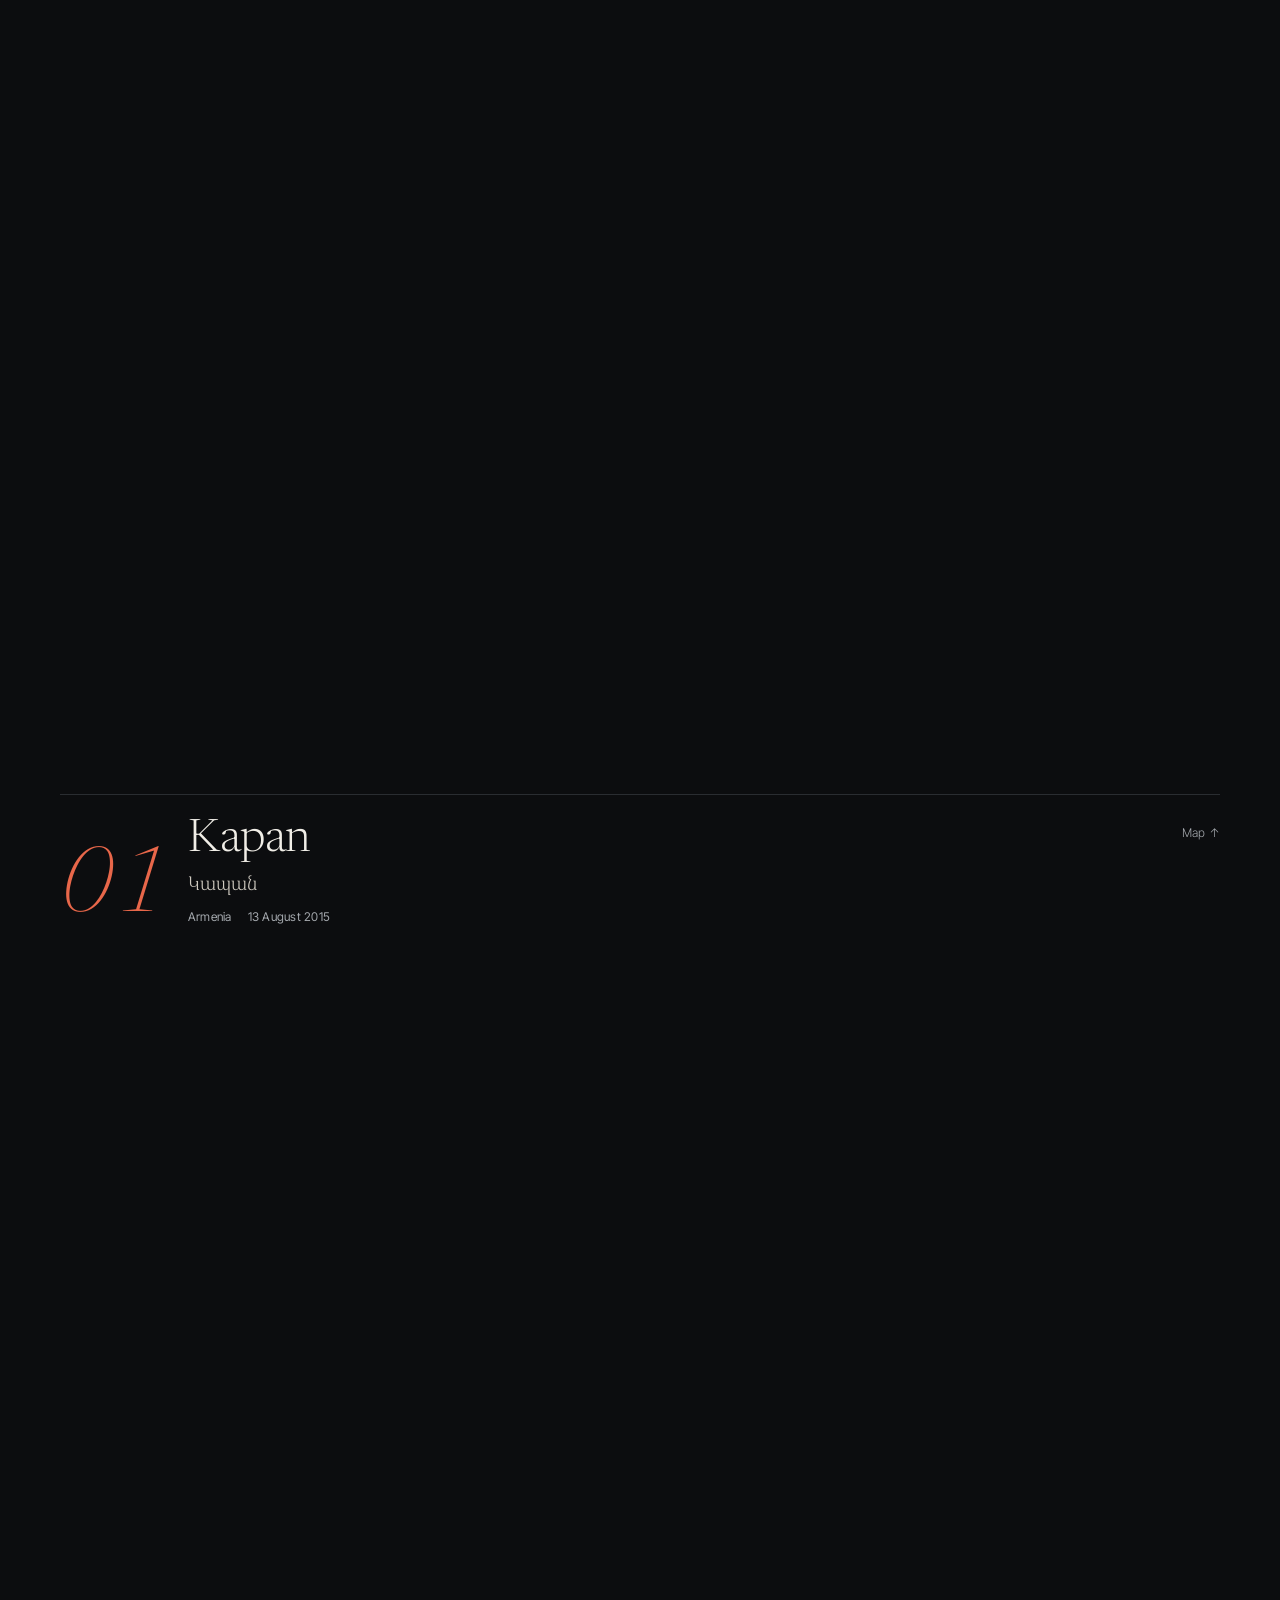
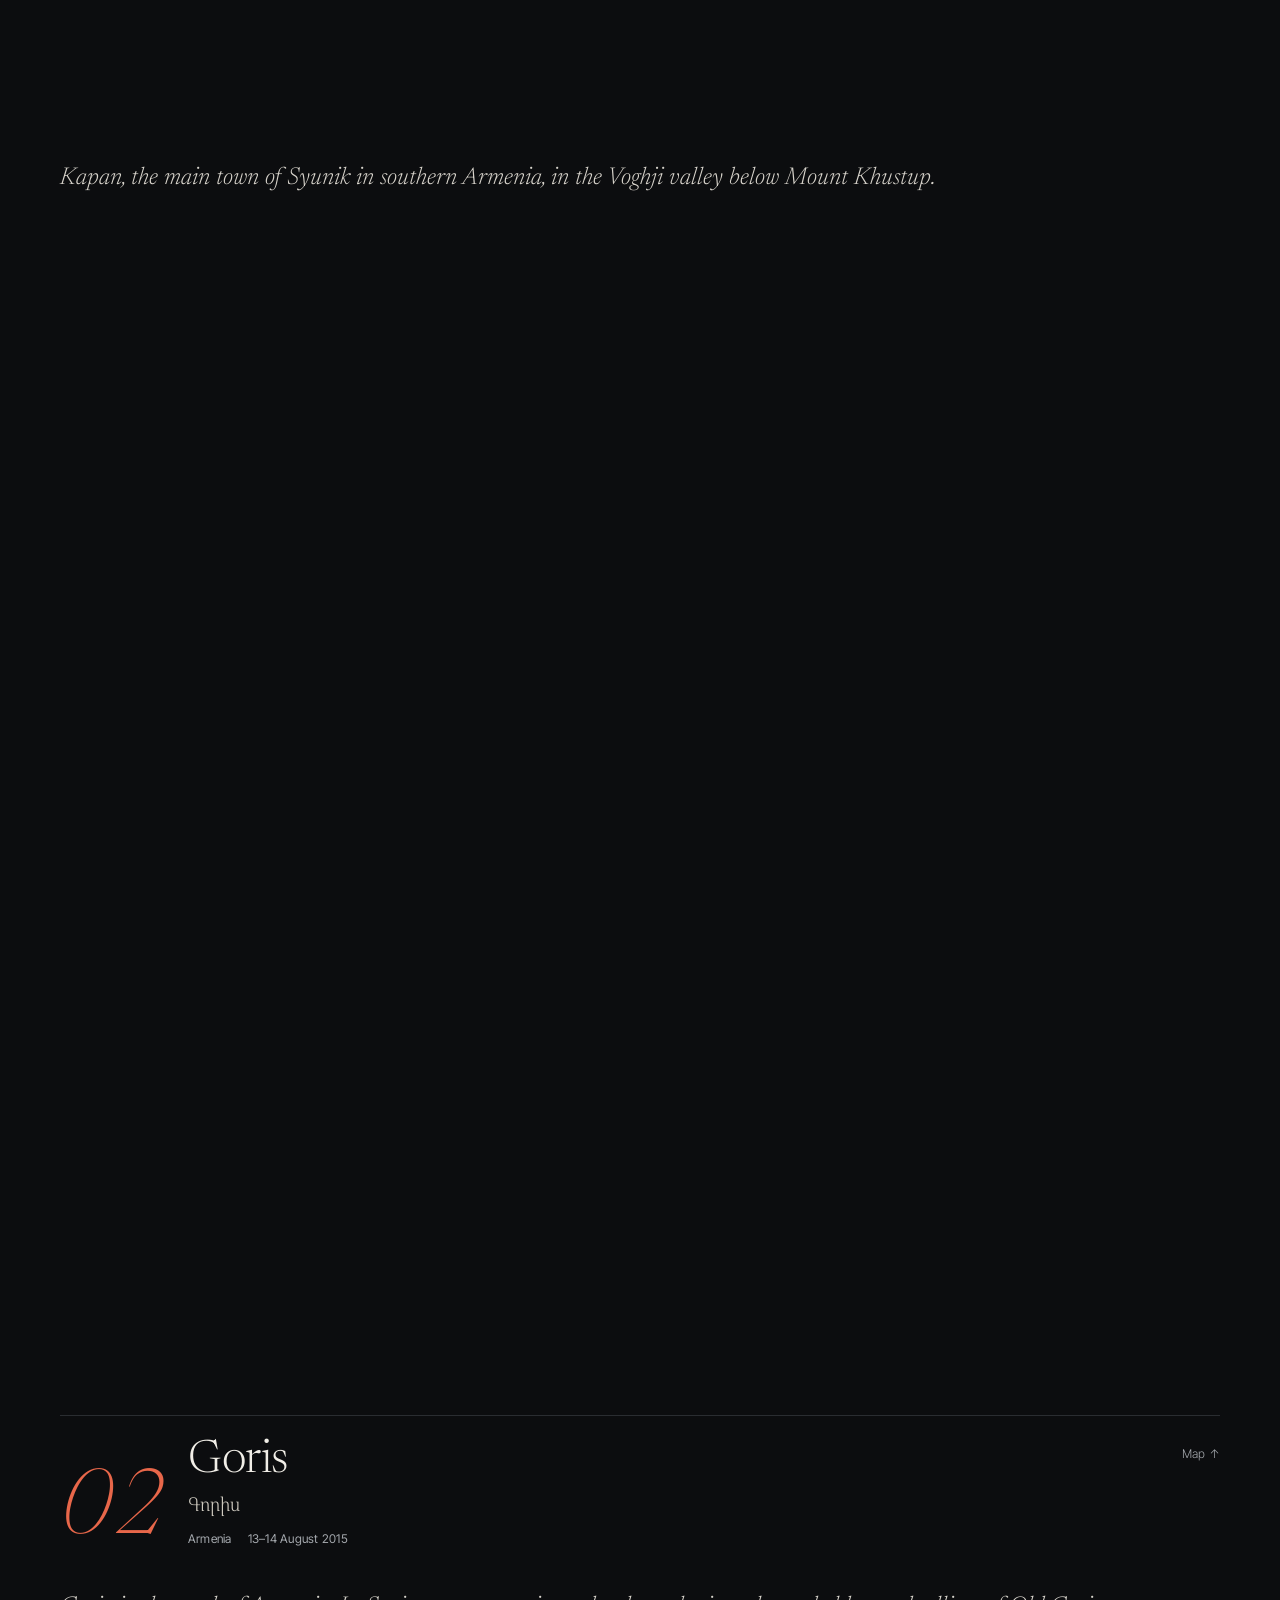
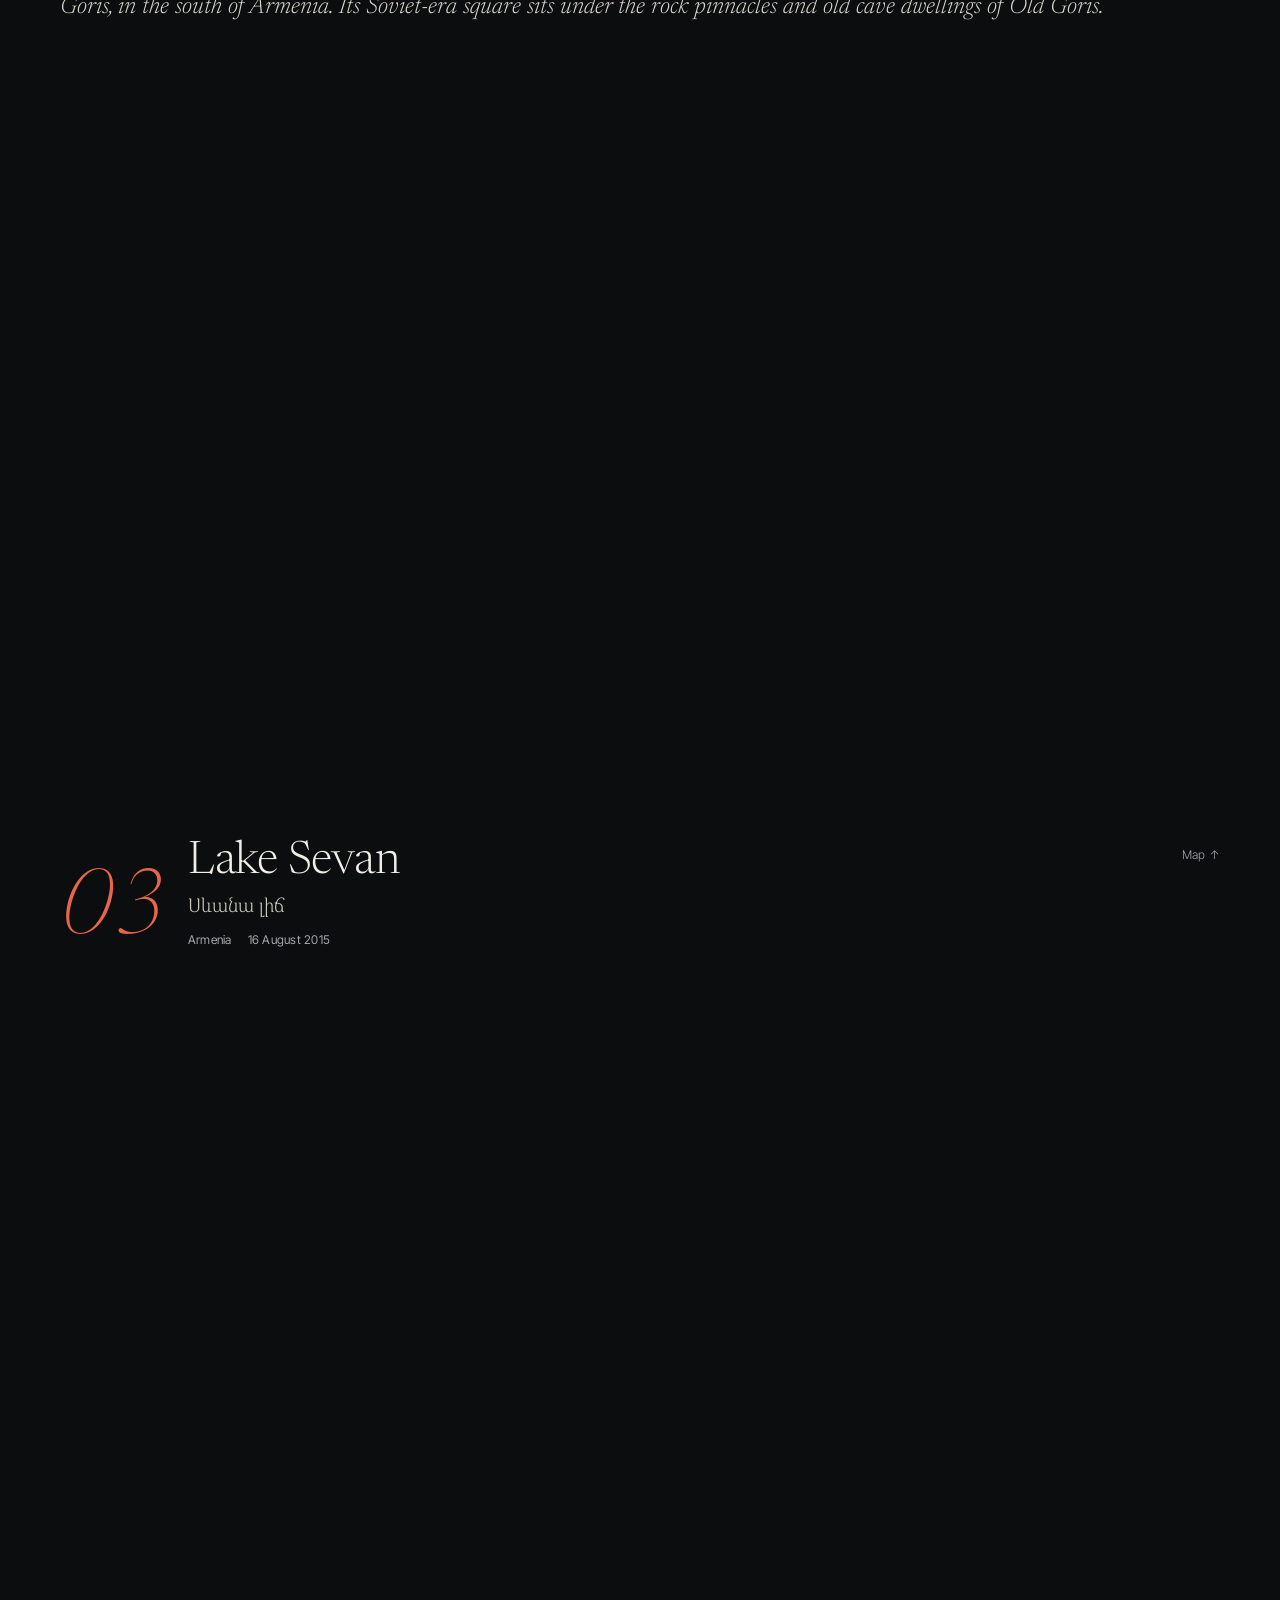
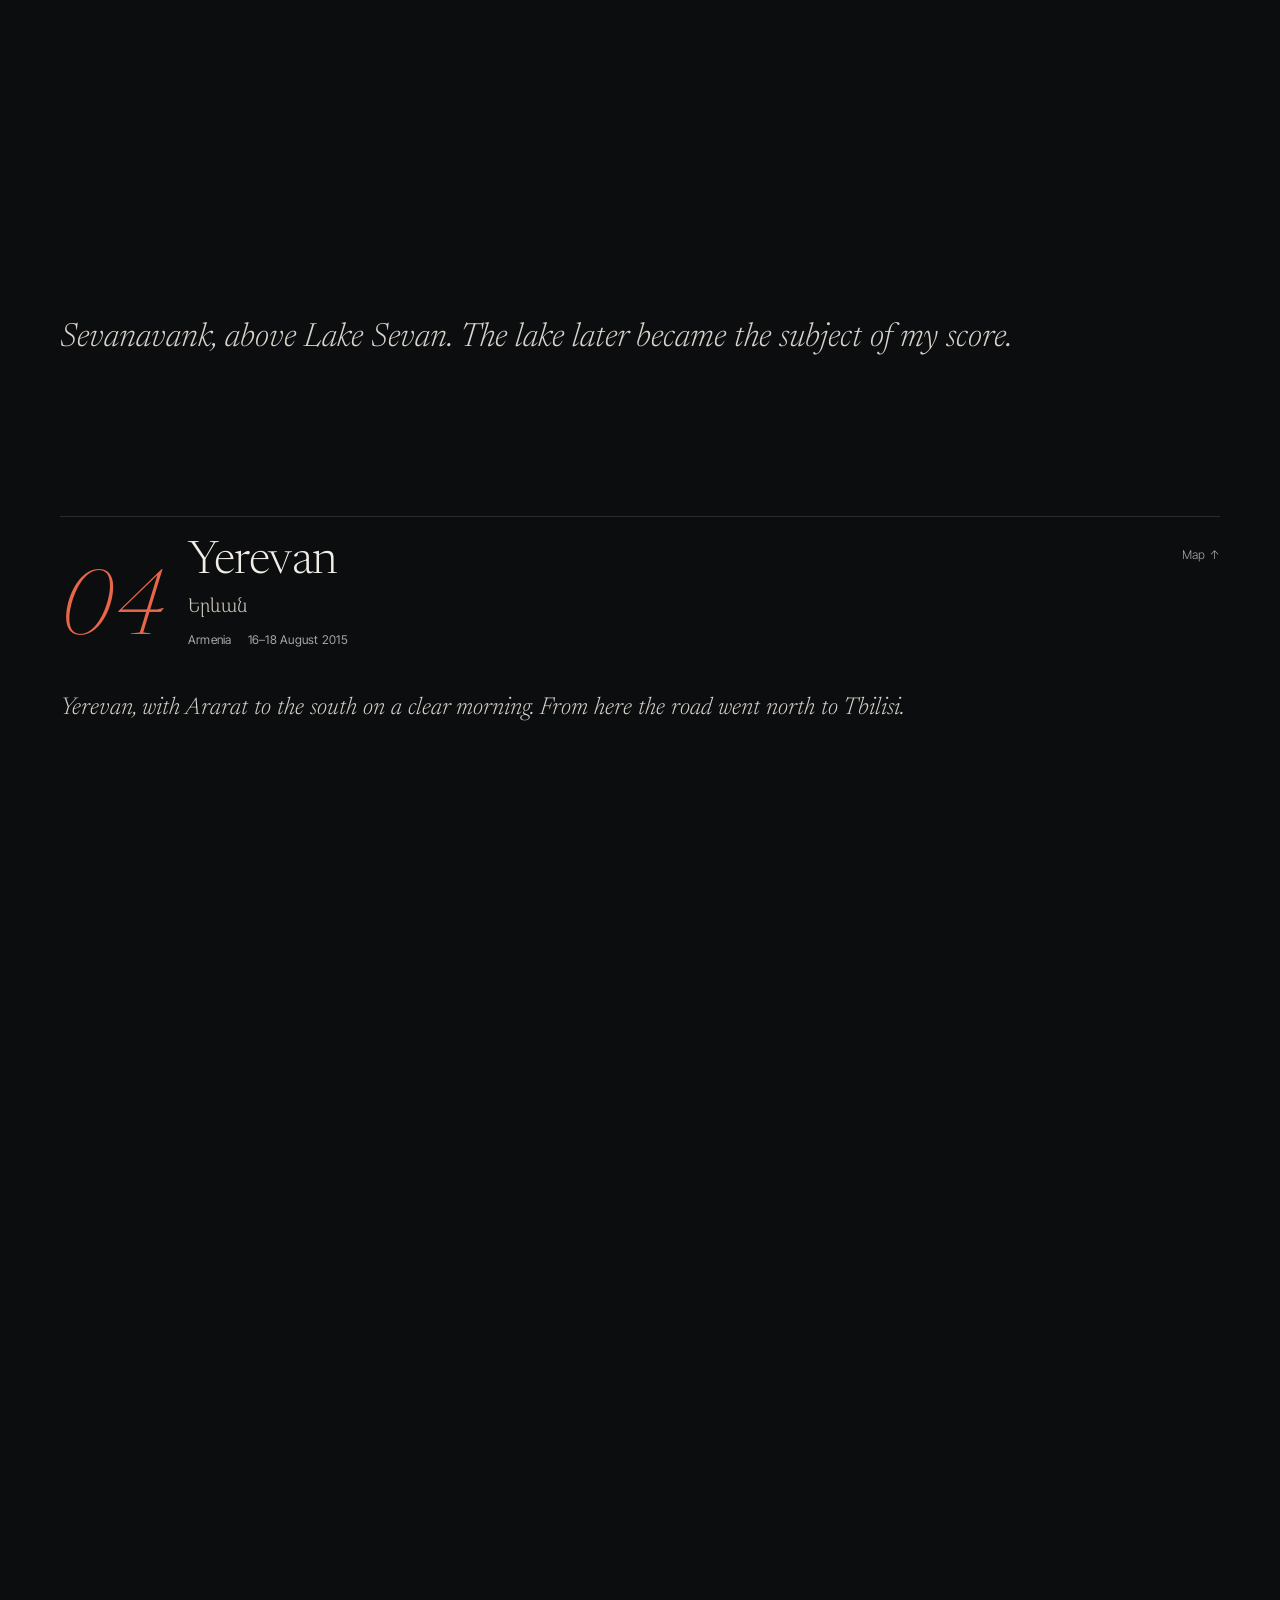
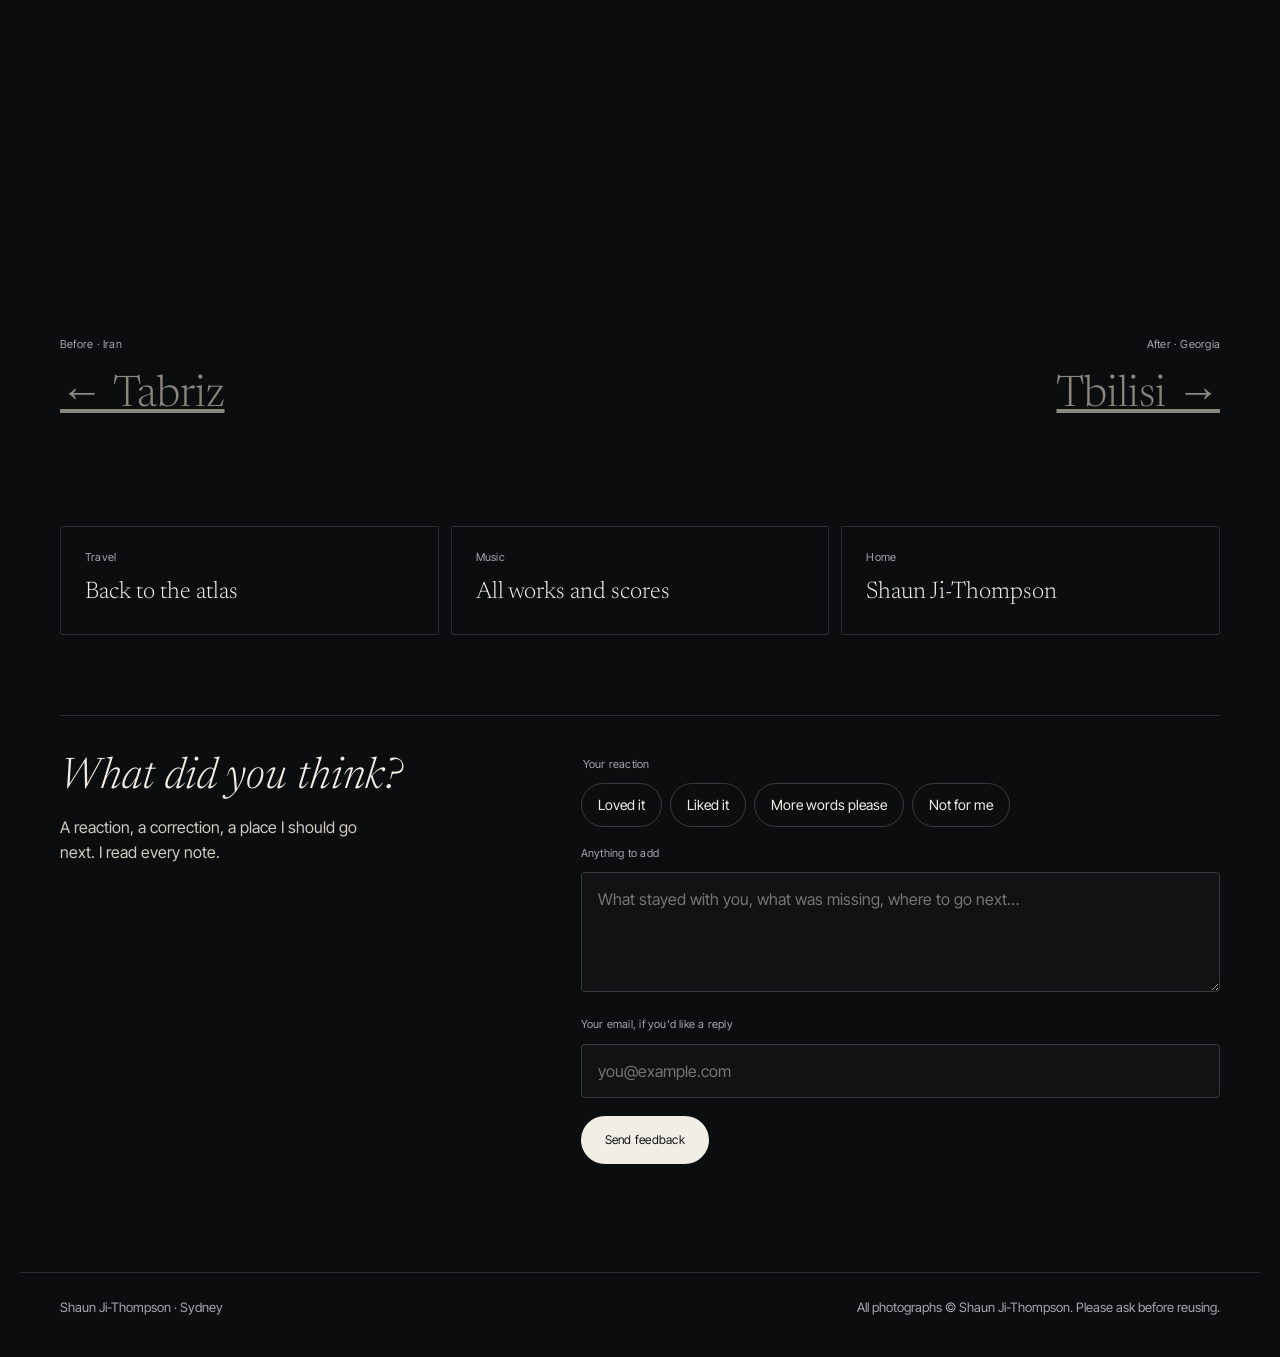
<file: armenia-2015.html>
<!doctype html>
<html lang="en">
<head>
<meta charset="utf-8">
<meta name="viewport" content="width=device-width, initial-scale=1">
<title>Armenia, August 2015 — Shaun Ji-Thompson</title>
<meta name="description" content="Photos from Armenia in August 2015: Kapan, Goris, Lake Sevan and Yerevan, part of the overland leg from Tabriz to Tbilisi.">
<link rel="canonical" href="https://shaunjithompson.github.io/two-worlds/armenia-2015.html">
<meta property="og:type" content="article">
<meta property="og:site_name" content="Shaun Ji-Thompson">
<meta property="og:title" content="Armenia — to the shores of Lake Sevan">
<meta property="og:description" content="Photos from Armenia in August 2015: Kapan, Goris, Lake Sevan and Yerevan, part of the overland leg from Tabriz to Tbilisi.">
<meta property="og:url" content="https://shaunjithompson.github.io/two-worlds/armenia-2015.html">
<meta property="og:image" content="https://shaunjithompson.github.io/two-worlds/assets/sevan-sunset.jpg">
<meta name="twitter:card" content="summary_large_image">
<script type="application/ld+json">{"@context": "https://schema.org", "@type": "Article", "headline": "Armenia — to the shores of Lake Sevan", "description": "Photos from Armenia in August 2015: Kapan, Goris, Lake Sevan and Yerevan, part of the overland leg from Tabriz to Tbilisi.", "image": "https://shaunjithompson.github.io/two-worlds/assets/sevan-sunset.jpg", "datePublished": "2026-11-16", "author": {"@type": "Person", "name": "Shaun Ji-Thompson", "url": "https://shaunjithompson.github.io/two-worlds/"}, "about": {"@type": "Place", "name": "Armenia"}, "mainEntityOfPage": "https://shaunjithompson.github.io/two-worlds/armenia-2015.html"}</script>
<link rel="preconnect" href="https://fonts.googleapis.com">
<link rel="preconnect" href="https://fonts.gstatic.com" crossorigin>
<link href="https://fonts.googleapis.com/css2?family=Newsreader:ital,opsz,wght@0,6..72,200;0,6..72,300;0,6..72,400;0,6..72,500;1,6..72,200;1,6..72,300;1,6..72,400&family=Inter+Tight:wght@400;500;600&family=IBM+Plex+Mono:wght@400;500&family=Noto+Serif+Armenian:wght@300;400&display=swap" rel="stylesheet">
<link rel="stylesheet" href="css/base.css">
<link rel="stylesheet" href="css/essay.css">
<style>
:root { --native-font: 'Noto Serif Armenian', serif; --map-ratio: 1075 / 937; }
.map { max-width: 900px; margin: 0 auto; }
/* the full South Caucasus plate drawn larger; the frame shows Armenia (x 20–68%, y 28–89% of the plate) */
.stage { inset: auto; width: 208.333%; height: 163.934%; left: -41.667%; top: -45.902%; }
</style>
<script>document.documentElement.classList.add('js')</script>
</head>
<body data-native-lang="hy" data-mini="34 50 25 36" data-feedback-subject="Armenia, 2015">
<a class="skip" href="#content">Skip to the essay</a>
<div class="progress" id="progress" aria-hidden="true"></div>

<header class="wrap nav">
  <div class="tw-brandrow"><a class="tw-back" href="index.html#back" data-back><svg aria-hidden="true" width="16" height="16" viewBox="0 0 24 24" fill="none" stroke="currentColor" stroke-width="1.6" stroke-linecap="round" stroke-linejoin="round"><path d="M19 12H5M11 6l-6 6 6 6"/></svg>Back</a><a class="brand" href="index.html">Shaun Ji-Thompson</a></div>
  <nav class="nav-links" aria-label="Primary">
    <a href="index.html#music">Music</a>
    <a href="index.html#travel" aria-current="page">Travel</a>
    <a href="atlas.html">Atlas</a>
    <a href="index.html#about">About</a>
  </nav>
</header>

<main id="content">
<div class="opener">
  <img class="cover" id="cover" src="assets/sevan-sunset.jpg" alt="Sevanavank&#x27;s stone church silhouetted at sunset above Lake Sevan" width="2000" height="667" srcset="assets/sized/sevan-sunset-800.webp 800w, assets/sized/sevan-sunset-1400.webp 1400w, assets/sevan-sunset.jpg 2000w" sizes="100vw" fetchpriority="high">
</div>

<section class="wrap title">
  <p class="mono-keep kicker"><span class="accent">Travelled <span data-k="date">August 2015</span></span></p>
  <h1 data-k="title">Armenia</h1>
  <p class="native" lang="hy" data-k="titleNative">Հայաստան</p>
  <p class="subtitle" data-k="subtitle">to the shores of Lake Sevan</p>
  <div class="deck">
    <p class="standfirst" data-k="standfirst">Photos from Armenia in August 2015, looked at again ten years on: Kapan and Goris in the south, Lake Sevan, and Yerevan.</p>
    <dl class="facts">
      <div><dt>Stops</dt><dd id="stop-count">4</dd></div>
      <div class="span"><dt>Route</dt><dd id="stop-list">Kapan · Goris · Lake Sevan · Yerevan</dd></div>
      <div class="span"><dt>Photographs</dt><dd>Shaun Ji-Thompson</dd></div>
    </dl>
  </div>
</section>

<section class="wrap route" id="route" aria-labelledby="route-h">
  <div class="sec-head"><h2 id="route-h">The route</h2><span class="mono" aria-hidden="true">Tap a stop to jump to it</span></div>
  <div class="map-card reveal">
    <p class="sr-only" id="map-desc">Dot map of Armenia and its neighbours, with country borders. Yerevan is marked as the capital. The route runs from Kapan to Goris in southern Armenia, north to Lake Sevan, then down to Yerevan. Faint lines show the wider leg, in from Tabriz and out to Tbilisi.</p>
    <div class="map" role="group" aria-label="Route map" aria-describedby="map-desc">
      <div class="stage">
      <img src="assets/armenia-map.png" alt="" width="2240" height="1536">
      <svg aria-hidden="true" viewBox="0 0 100 100" preserveAspectRatio="none">
        <defs><clipPath id="home-land" clipPathUnits="userSpaceOnUse"><polygon points="25.73,43.6 31.25,42 39.58,42 41.88,40.2 46.35,45 47.92,53 51.56,60 50,67 53.13,71 56.77,75 57.81,82 57.81,88 53.33,88.6 52.08,87 53.65,82 51.04,79 48.96,75 43.75,73 39.27,71.8 34.37,66 28.13,64 27.08,54"/></clipPath></defs>
        <image class="home-land" href="assets/armenia-map.png" x="0" y="0" width="100" height="100" preserveAspectRatio="none" clip-path="url(#home-land)"/>
        <g fill="none" stroke-linejoin="round" stroke-linecap="round">
                <path id="borders" d="M-10.42 -2.00 L-4.17 -5.00 L5.21 1.00 L15.62 2.00 L26.04 9.00 L31.25 11.00 L37.50 11.00 L43.75 15.00 L48.96 22.00 L56.77 28.00 L60.42 35.00 L65.62 39.00 L71.87 42.00 L76.04 36.00 L78.96 28.80 M5.73 35.60 L15.62 37.00 L18.75 34.40 L25.73 43.60 L31.25 42.00 L39.58 42.00 L41.88 40.20 L48.96 39.00 L55.21 42.00 L59.38 34.00 L56.77 28.00 M25.73 43.60 L27.08 54.00 L28.13 64.00 L34.37 66.00 L39.27 71.80 M41.88 40.20 L46.35 45.00 L47.92 53.00 L51.56 60.00 L50.00 67.00 L53.13 71.00 L56.77 75.00 L57.81 82.00 L57.81 88.00 M39.27 71.80 L43.75 73.00 L48.96 75.00 L51.04 79.00 L53.65 82.00 L52.08 87.00 L53.33 88.60 L57.81 88.00 M39.27 71.80 L39.58 73.00 L44.79 80.00 L50.00 86.00 L53.33 88.60 M57.81 88.00 L62.50 83.00 L67.71 78.00 L72.92 74.00 L76.56 79.00 L73.96 86.00 L76.04 94.00 L81.98 97.40 M39.58 73.00 L37.50 78.00 L35.42 86.00 L34.37 96.00 L36.46 108.00" stroke="#121417" stroke-width="5" vector-effect="non-scaling-stroke"/>
                <use href="#borders" stroke="#6A7078" stroke-width="1.2" stroke-dasharray="2 4" vector-effect="non-scaling-stroke"/>
                <path d="M55.10 104.40 L53.96 88.60 L53.65 83.00 L56.30 81.86 M36.59 62.46 L36.35 49.80 L38.12 44.00 L39.58 41.00 L39.48 31.60" stroke="#E8674A" stroke-opacity="0.45" stroke-width="2" stroke-dasharray="1 5" vector-effect="non-scaling-stroke"/>
                <path id="route-line" class="march" d="M56.30 81.86 L55.61 75.78 L44.79 63.20 L41.79 54.72 L39.27 56.00 L36.59 62.46" stroke="#E8674A" stroke-width="2.5" stroke-dasharray="10 7" vector-effect="non-scaling-stroke"/>
              </g>
      </svg>
            <span aria-hidden="true" class="lbl country" style="left:30.00%;top:33.00%">Georgia</span>
      <span aria-hidden="true" class="lbl country" style="left:23.50%;top:56.00%">Turkey</span>
      <span aria-hidden="true" class="lbl country home" style="left:33.50%;top:50.50%">Armenia</span>
      <span aria-hidden="true" class="lbl country" style="left:61.00%;top:50.00%">Azerbaijan</span>
      <span aria-hidden="true" class="lbl country" style="left:63.00%;top:86.00%">Iran</span>
      <a class="dot stopdot" href="#stop-kapan" data-stop="kapan" aria-label="Kapan: go to this stop" style="left:56.30%;top:81.86%"></a><span aria-hidden="true" class="lbl city" style="left:56.30%;top:81.86%">Kapan</span>
      <a class="dot stopdot" href="#stop-goris" data-stop="goris" aria-label="Goris: go to this stop" style="left:55.61%;top:75.78%"></a><span aria-hidden="true" class="lbl city left" style="left:55.61%;top:75.78%">Goris</span>
      <a class="dot stopdot capital" href="#stop-yerevan" data-stop="yerevan" aria-label="Yerevan, the capital: go to this stop" style="left:36.59%;top:62.46%"></a><span aria-hidden="true" class="lbl city cap left" style="left:36.59%;top:62.46%">Yerevan<span class="k">Capital</span></span>
      <span aria-hidden="true" class="lbl city ctx up" style="left:54.80%;top:89.60%">Tabriz ↓</span>
      <span class="dot ctx" style="left:39.48%;top:31.60%"></span><span aria-hidden="true" class="lbl city ctx" style="left:39.48%;top:31.60%">Tbilisi</span>
      <a class="dot stopdot" href="#stop-lake-sevan" data-stop="lake-sevan" aria-label="Lake Sevan: go to this stop" style="left:41.79%;top:54.72%"></a><span aria-hidden="true" class="lbl city up" style="left:41.79%;top:54.72%">Lake Sevan</span>
      </div>
    </div>
  </div>
</section>

<!-- PHOTO DIARY: written by tools/build.py from content/journeys/armenia-2015.json (edit it in Pages CMS).
     Stops are sorted by date. 1 photo = feature / offset / inset (rotating), 2 = pair, 3+ = lead photo then pair or carousel. Stops without photos stay hidden. -->
<div id="diary">
<!-- diary:start -->
<section class="plate wrap lead" id="stop-kapan" data-stop="kapan" data-name="Kapan" data-native="Կապան"><header class="plate-head"><span class="num">01</span><div class="place"><h2>Kapan</h2><a class="to-map mono" href="#route" data-stop="kapan">Map ↑</a></div><span class="native" lang="hy">Կապան</span><span class="meta mono"><span>Armenia</span><span>13 August 2015</span></span></header><div class="photos lead-photo reveal"><img src="assets/kapan-01.jpg" alt="The Voghji river running through Kapan beneath a building that spans it, forested ridges behind" width="1344" height="2000" srcset="assets/sized/kapan-01-800.webp 800w, assets/kapan-01.jpg 1344w" sizes="100vw"></div><p class="line"><span>Kapan, the main town of Syunik in southern Armenia, in the Voghji valley below Mount Khustup.</span></p><div class="photos rest pair-grid reveal"><img src="assets/kapan-02.jpg" alt="A huge stone equestrian monument above the road, a white Lada driving past" width="1125" height="2000" srcset="assets/sized/kapan-02-800.webp 800w, assets/kapan-02.jpg 1125w" sizes="100vw" loading="lazy" decoding="async"><img src="assets/kapan-03.jpg" alt="A hand-painted shop sign in Armenian script hanging from a stone wall" width="1125" height="2000" srcset="assets/sized/kapan-03-800.webp 800w, assets/kapan-03.jpg 1125w" sizes="100vw" loading="lazy" decoding="async"></div></section>
<section class="plate wrap lead" id="stop-goris" data-stop="goris" data-name="Goris" data-native="Գորիս"><header class="plate-head"><span class="num">02</span><div class="place"><h2>Goris</h2><a class="to-map mono" href="#route" data-stop="goris">Map ↑</a></div><span class="native" lang="hy">Գորիս</span><span class="meta mono"><span>Armenia</span><span>13–14 August 2015</span></span></header><div class="photos lead-photo reveal"><img src="assets/goris-02.jpg" alt="The main square of Goris with ornate lamp posts, under a peak of rock pinnacles" width="2000" height="1125" srcset="assets/sized/goris-02-800.webp 800w, assets/sized/goris-02-1400.webp 1400w, assets/goris-02.jpg 2000w" sizes="100vw" loading="lazy" decoding="async"></div><p class="line"><span>Goris, in the south of Armenia. Its Soviet-era square sits under the rock pinnacles and old cave dwellings of Old Goris.</span></p><div class="rest"><div class="carousel reveal"><div class="track" tabindex="0" role="group" aria-label="Goris photos, scroll sideways"><figure><img src="assets/goris-01.jpg" alt="Cliffs riddled with cave dwellings rising above the end of a Goris street" width="1782" height="2000" srcset="assets/sized/goris-01-800.webp 800w, assets/sized/goris-01-1400.webp 1400w, assets/goris-01.jpg 1782w" sizes="100vw" loading="lazy" decoding="async"></figure><figure><img src="assets/goris-03.jpg" alt="A stone doorway under a sign reading House of Veterans in Armenian and Russian, with a hammer and sickle" width="2000" height="1125" srcset="assets/sized/goris-03-800.webp 800w, assets/sized/goris-03-1400.webp 1400w, assets/goris-03.jpg 2000w" sizes="100vw" loading="lazy" decoding="async"></figure><figure><img src="assets/goris.jpg" alt="A boy walks past the arched stone war-memorial fountain, its frieze carved with Armenian lettering" width="2000" height="1125" srcset="assets/sized/goris-800.webp 800w, assets/sized/goris-1400.webp 1400w, assets/goris.jpg 2000w" sizes="100vw" loading="lazy" decoding="async"></figure><figure><img src="assets/goris-04.jpg" alt="A row of patched garages with rusting roofs under walnut trees" width="2000" height="1125" srcset="assets/sized/goris-04-800.webp 800w, assets/sized/goris-04-1400.webp 1400w, assets/goris-04.jpg 2000w" sizes="100vw" loading="lazy" decoding="async"></figure><figure><img src="assets/goris-05.jpg" alt="A statue between two columns on a square, parked cars in front and mountains behind" width="2000" height="1125" srcset="assets/sized/goris-05-800.webp 800w, assets/sized/goris-05-1400.webp 1400w, assets/goris-05.jpg 2000w" sizes="100vw" loading="lazy" decoding="async"></figure></div><div class="c-ctrl" hidden><span class="mono count">1 / 5</span><span class="c-btns"><button type="button" class="prev" aria-label="Previous photo">←</button><button type="button" class="next" aria-label="Next photo">→</button></span></div></div></div></section>
<section class="plate wrap feature" id="stop-lake-sevan" data-stop="lake-sevan" data-name="Lake Sevan" data-native="Սևանա լիճ"><header class="plate-head"><span class="num">03</span><div class="place"><h2>Lake Sevan</h2><a class="to-map mono" href="#route" data-stop="lake-sevan">Map ↑</a></div><span class="native" lang="hy">Սևանա լիճ</span><span class="meta mono"><span>Armenia</span><span>16 August 2015</span></span></header><div class="photos reveal"><img src="assets/sevanavank.jpg" alt="Sevanavank&#x27;s church above Lake Sevan in evening light" width="2000" height="1445" srcset="assets/sized/sevanavank-800.webp 800w, assets/sized/sevanavank-1400.webp 1400w, assets/sevanavank.jpg 2000w" sizes="100vw" loading="lazy" decoding="async"></div><p class="line"><span>Sevanavank, above Lake Sevan. The lake later became the subject of my score.</span></p></section>
<section class="plate wrap lead" id="stop-yerevan" data-stop="yerevan" data-name="Yerevan" data-native="Երևան"><header class="plate-head"><span class="num">04</span><div class="place"><h2>Yerevan</h2><a class="to-map mono" href="#route" data-stop="yerevan">Map ↑</a></div><span class="native" lang="hy">Երևան</span><span class="meta mono"><span>Armenia</span><span>16–18 August 2015</span></span></header><div class="photos lead-photo reveal"><img src="assets/yer-07.jpg" alt="People sitting on a stone parapet at the top of the Cascade, looking over Yerevan to the twin peaks of Ararat" width="2000" height="1125" srcset="assets/sized/yer-07-800.webp 800w, assets/sized/yer-07-1400.webp 1400w, assets/yer-07.jpg 2000w" sizes="100vw" loading="lazy" decoding="async"></div><p class="line"><span>Yerevan, with Ararat to the south on a clear morning. From here the road went north to Tbilisi.</span></p><div class="rest"><div class="carousel reveal"><div class="track" tabindex="0" role="group" aria-label="Yerevan photos, scroll sideways"><figure><img src="assets/yer-00.jpg" alt="An overgrown Soviet-era terraced fountain park with bronze figures and three arches" width="2000" height="1125" srcset="assets/sized/yer-00-800.webp 800w, assets/sized/yer-00-1400.webp 1400w, assets/yer-00.jpg 2000w" sizes="100vw" loading="lazy" decoding="async"></figure><figure><img src="assets/yer-08.jpg" alt="Armenian flags on a row of poles against a clear sky, apartment blocks beyond" width="1125" height="2000" srcset="assets/sized/yer-08-800.webp 800w, assets/yer-08.jpg 1125w" sizes="100vw" loading="lazy" decoding="async"></figure><figure><img src="assets/yer-01.jpg" alt="A seated bronze statue before the colonnaded Opera House" width="2000" height="1125" srcset="assets/sized/yer-01-800.webp 800w, assets/sized/yer-01-1400.webp 1400w, assets/yer-01.jpg 2000w" sizes="100vw" loading="lazy" decoding="async"></figure><figure><img src="assets/yer-03.jpg" alt="A wide avenue of pink-stone apartment blocks under a genocide-centenary billboard, a yellow bus in traffic" width="1125" height="2000" srcset="assets/sized/yer-03-800.webp 800w, assets/yer-03.jpg 1125w" sizes="100vw" loading="lazy" decoding="async"></figure><figure><img src="assets/yer-04.jpg" alt="A carved orange stone frieze of musicians and poets on a building beneath a sweeping roof" width="2000" height="1125" srcset="assets/sized/yer-04-800.webp 800w, assets/sized/yer-04-1400.webp 1400w, assets/yer-04.jpg 2000w" sizes="100vw" loading="lazy" decoding="async"></figure><figure><img src="assets/yer-05.jpg" alt="Visitors beside the eternal flame inside the ring of leaning basalt slabs at Tsitsernakaberd" width="2000" height="1125" srcset="assets/sized/yer-05-800.webp 800w, assets/sized/yer-05-1400.webp 1400w, assets/yer-05.jpg 2000w" sizes="100vw" loading="lazy" decoding="async"></figure><figure><img src="assets/yer-09.jpg" alt="Butternut squashes with prices written on them in marker, stacked on a market stall" width="1125" height="2000" srcset="assets/sized/yer-09-800.webp 800w, assets/yer-09.jpg 1125w" sizes="100vw" loading="lazy" decoding="async"></figure><figure><img src="assets/yer-06.jpg" alt="A boy riding a wave board past the fan-shaped stone fountains of the Cascade" width="2000" height="1125" srcset="assets/sized/yer-06-800.webp 800w, assets/sized/yer-06-1400.webp 1400w, assets/yer-06.jpg 2000w" sizes="100vw" loading="lazy" decoding="async"></figure></div><div class="c-ctrl" hidden><span class="mono count">1 / 8</span><span class="c-btns"><button type="button" class="prev" aria-label="Previous photo">←</button><button type="button" class="next" aria-label="Next photo">→</button></span></div></div></div></section>
<!-- diary:end -->
</div>

<section class="wrap score-wrap" aria-label="The music">
  <div class="score reveal">
    <!-- score-cover:start --><a class="score-cover" href="a-la-cote-de-la-mer-de-gegham.html" tabindex="-1" aria-hidden="true"><img src="assets/gegham-cover.jpg" alt="" data-sizes="160px" width="1414" height="2000" srcset="assets/sized/gegham-cover-800.webp 800w, assets/sized/gegham-cover-1400.webp 1400w, assets/gegham-cover.jpg 1414w" sizes="160px" loading="lazy" decoding="async"></a><!-- score-cover:end -->
    <div>
      <p class="mono label">The score · Shaun Ji-Thompson · <span id="music-year">2024</span></p>
      <h3 lang="fr"><a id="music-link" href="a-la-cote-de-la-mer-de-gegham.html">À la côte de la mer de Gegham</a></h3>
      <p id="music-blurb">A piece about Lake Sevan, for wind band.</p>
    </div>
    <a class="btn" id="music-btn" href="a-la-cote-de-la-mer-de-gegham.html">Buy the score <span aria-hidden="true">→</span></a>
  </div>
</section>

<nav class="wrap leg" aria-label="The rest of the leg">
  <div id="before"><span class="mono">Before · Iran</span><a class="serif" href="iran-2015.html">← Tabriz</a></div>
  <div id="after"><span class="mono">After · Georgia</span><a class="serif" href="georgia-2015.html">Tbilisi →</a></div>
</nav>

<nav class="wrap more" aria-label="More from Two Worlds">
  <a href="atlas.html#place-armenia"><span class="mono">Travel</span><span class="serif">Back to the atlas</span></a>
  <a href="index.html#row-gegham"><span class="mono">Music</span><span class="serif">All works and scores</span></a>
  <a href="index.html"><span class="mono">Home</span><span class="serif">Shaun Ji-Thompson</span></a>
</nav>

<section class="wrap feedback" aria-labelledby="fb-h">
  <div class="fb">
    <div>
      <h2 id="fb-h">What did you think?</h2>
      <p class="intro">A reaction, a correction, a place I should go next. I read every note.</p>
    </div>
    <form id="fb-form" data-endpoint="" data-email="shaunjithompson@gmail.com" novalidate>
      <input type="hidden" name="page" value="Armenia, August 2015">
      <fieldset>
        <legend>Your reaction</legend>
        <div class="chips">
          <label><input type="radio" name="rating" value="Loved it"><span>Loved it</span></label>
          <label><input type="radio" name="rating" value="Liked it"><span>Liked it</span></label>
          <label><input type="radio" name="rating" value="More words please"><span>More words please</span></label>
          <label><input type="radio" name="rating" value="Not for me"><span>Not for me</span></label>
        </div>
      </fieldset>
      <div><label for="fb-msg">Anything to add</label><textarea id="fb-msg" name="message" placeholder="What stayed with you, what was missing, where to go next…"></textarea></div>
      <div><label for="fb-email">Your email, if you'd like a reply</label><input id="fb-email" type="email" name="email" autocomplete="email" placeholder="you@example.com"></div>
      <button class="btn send" type="submit">Send feedback</button>
      <p class="status mono" id="fb-status" role="status" aria-live="polite"></p>
    </form>
  </div>
</section>
</main>

<footer class="wrap fine">
  <span>Shaun Ji-Thompson · Sydney</span>
  <span>All photographs © Shaun Ji-Thompson. Please ask before reusing.</span>
</footer>

<script src="js/essay.js"></script>
<script src="js/back.js"></script>
</body>
</html>
</file>
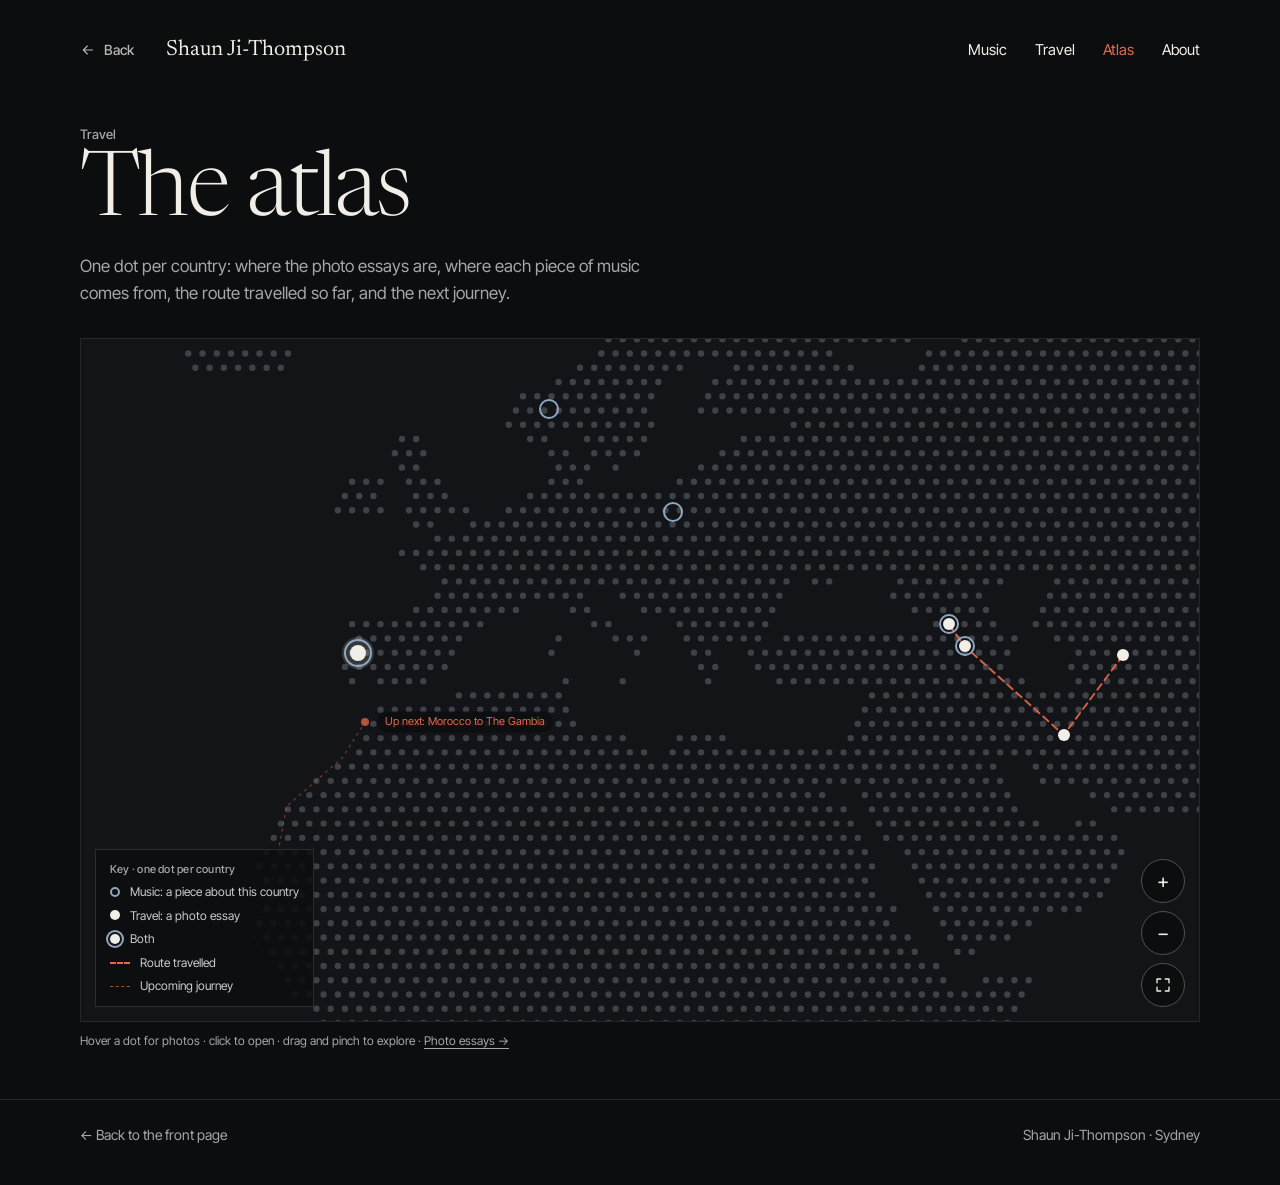
<file: atlas.html>
<!doctype html>
<html lang="en">
<head>
<meta charset="utf-8">
<meta name="viewport" content="width=device-width, initial-scale=1">
<title>Atlas — Shaun Ji-Thompson</title>
<meta name="description" content="A map of where Shaun Ji-Thompson has been and written about: photo essays, music about places, and the next journey.">
<link rel="canonical" href="https://shaunjithompson.github.io/two-worlds/atlas.html">
<meta property="og:type" content="website">
<meta property="og:site_name" content="Shaun Ji-Thompson">
<meta property="og:title" content="The atlas — Shaun Ji-Thompson">
<meta property="og:description" content="A map of where Shaun Ji-Thompson has been and written about.">
<meta property="og:url" content="https://shaunjithompson.github.io/two-worlds/atlas.html">
<meta property="og:image" content="https://shaunjithompson.github.io/two-worlds/assets/atlas-card.jpg">
<meta name="twitter:card" content="summary_large_image">
<link rel="preconnect" href="https://fonts.googleapis.com">
<link rel="preconnect" href="https://fonts.gstatic.com" crossorigin>
<link href="https://fonts.googleapis.com/css2?family=Newsreader:ital,opsz,wght@0,6..72,200;0,6..72,300;0,6..72,400;0,6..72,500;1,6..72,200;1,6..72,300;1,6..72,400&family=Inter+Tight:wght@400;500;600&family=IBM+Plex+Mono:wght@400;500&display=swap" rel="stylesheet">
<link rel="stylesheet" href="css/base.css">
<link rel="stylesheet" href="css/map.css?v=050754a2">
<link rel="stylesheet" href="css/atlas.css">
</head>
<body class="atlas-page">
<a class="skip" href="#content">Skip to the map</a>
<nav class="nav wrap" aria-label="Primary">
  <div class="tw-brandrow"><a class="tw-back" href="index.html#back" data-back><svg aria-hidden="true" width="16" height="16" viewBox="0 0 24 24" fill="none" stroke="currentColor" stroke-width="1.6" stroke-linecap="round" stroke-linejoin="round"><path d="M19 12H5M11 6l-6 6 6 6"/></svg>Back</a><a class="brand" href="index.html">Shaun Ji-Thompson</a></div>
  <div class="nav-links"><a href="index.html#music">Music</a><a href="index.html#travel">Travel</a><a href="atlas.html" aria-current="page">Atlas</a><a href="index.html#about">About</a></div>
</nav>
<main id="content">
<section id="worlds" class="wrap atlas" data-side="travel" aria-labelledby="atlas-h">
  <p class="label atlas-k">Travel</p>
  <h1 id="atlas-h" class="atlas-h">The atlas</h1>
  <p class="atlas-sub">One dot per country: where the photo essays are, where each piece of music comes from, the route travelled so far, and the next journey.</p>
  <div class="map atlas-map" id="map" data-route role="region" aria-label="Map of places">
    <canvas aria-hidden="true"></canvas>
    <div class="map-layer" id="map-layer">
      <!-- pins are added by js/home.js from the PLACES list -->
    </div>
<!-- places:start -->
  <nav class="place-index" aria-label="Places on the map">
    <ul>
      <li><span class="pi-name">Turkmenistan</span><span class="pi-when">Travelled July 2015 · Photo essay</span><a href="turkmenistan-2015.html">Photo essay</a></li>
      <li><span class="pi-name">Iran</span><span class="pi-when">Travelled August 2015 · Photo essay</span><a href="iran-2015.html">Photo essay</a></li>
      <li><span class="pi-name">Armenia</span><span class="pi-when">Travelled August 2015 · Photo essay</span><a href="armenia-2015.html">Photo essay</a><a href="a-la-cote-de-la-mer-de-gegham.html">Score: <i>À la côte de la mer de Gegham</i></a></li>
      <li><span class="pi-name">Georgia</span><span class="pi-when">Travelled August 2015 · Photo essay</span><a href="georgia-2015.html">Photo essay</a><a href="beyond-the-darial-pass.html">Score: <i>Overture “Beyond the Darial Pass”</i></a></li>
      <li><span class="pi-name">Portugal</span><span class="pi-when">Travelled December 2015 · Photo essay</span><a href="portugal-2015.html">Photo essay</a><a href="o-mar-novo.html">Score: <i>O Mar Novo: «As Vagas de Nazaré»</i></a></li>
      <li><span class="pi-name">Poland</span><span class="pi-when">Music · Flute and wind band · 2025</span><a href="koncert-elegia-kosciuszki.html">Score: <i>Koncert „Elegia Kościuszki”</i></a></li>
      <li><span class="pi-name">Norway</span><span class="pi-when">Music · Wind band · 2025</span><a href="forlop.html">Score: <i>Forløp (Forløb)</i></a></li>
      <li><span class="pi-name">Morocco to The Gambia</span><span class="pi-when">Next journey · Departs 2026</span><a href="morocco-to-the-gambia.html">About the journey</a></li>
    </ul>
  </nav>
  <!-- places:end -->
    <div class="legend" aria-label="Map key">
            <span class="lg-t">Key · one dot per country</span>
            <span><span class="lg-sym lg-music" aria-hidden="true"></span>Music: a piece about this country</span>
            <span><span class="lg-sym lg-been" aria-hidden="true"></span>Travel: a photo essay</span>
            <span><span class="lg-sym lg-both" aria-hidden="true"></span>Both</span>
            <span><span class="lg-sym lg-route" aria-hidden="true"></span>Route travelled</span>
            <span><span class="lg-sym lg-next" aria-hidden="true"></span>Upcoming journey</span>
          </div>
    <div class="zoom">
      <button type="button" data-zoom="1" aria-label="Zoom in">+</button>
      <button type="button" data-zoom="-1" aria-label="Zoom out">&minus;</button>
      <button type="button" data-zoom="0" id="zoom-whole" aria-label="Show the whole map"></button>
    </div>
  </div>
  <p class="map-cap">Hover a dot for photos · click to open · drag and pinch to explore · <a href="index.html#travel">Photo essays →</a></p>
</section>
</main>
<footer class="footer atlas-foot"><div class="wrap"><div class="fine"><a href="index.html">← Back to the front page</a><span>Shaun Ji-Thompson · Sydney</span></div></div></footer>
<script src="js/dots.js?v=784f78c8"></script>
<script src="js/places.js?v=8cba0c6a"></script>
<script src="js/home.js?v=65103207"></script>
<script src="js/back.js"></script>
</body>
</html>
</file>
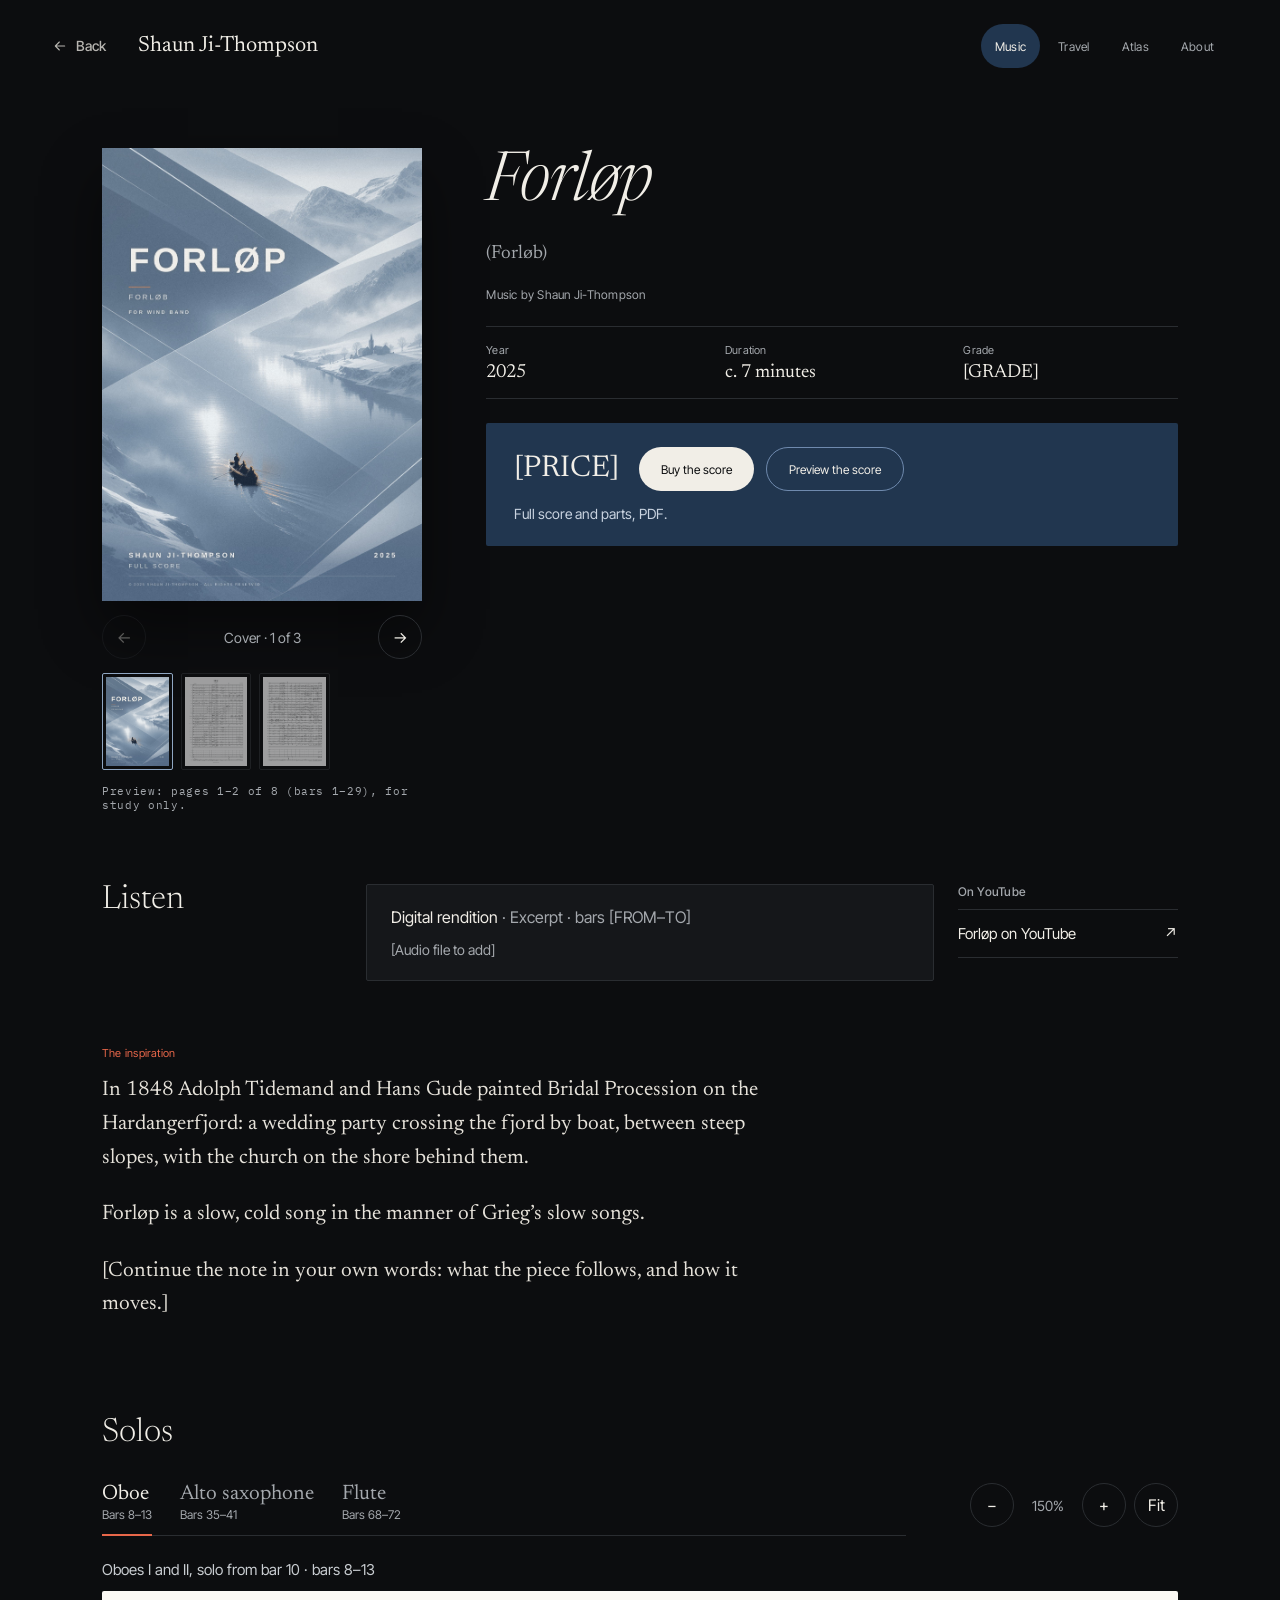
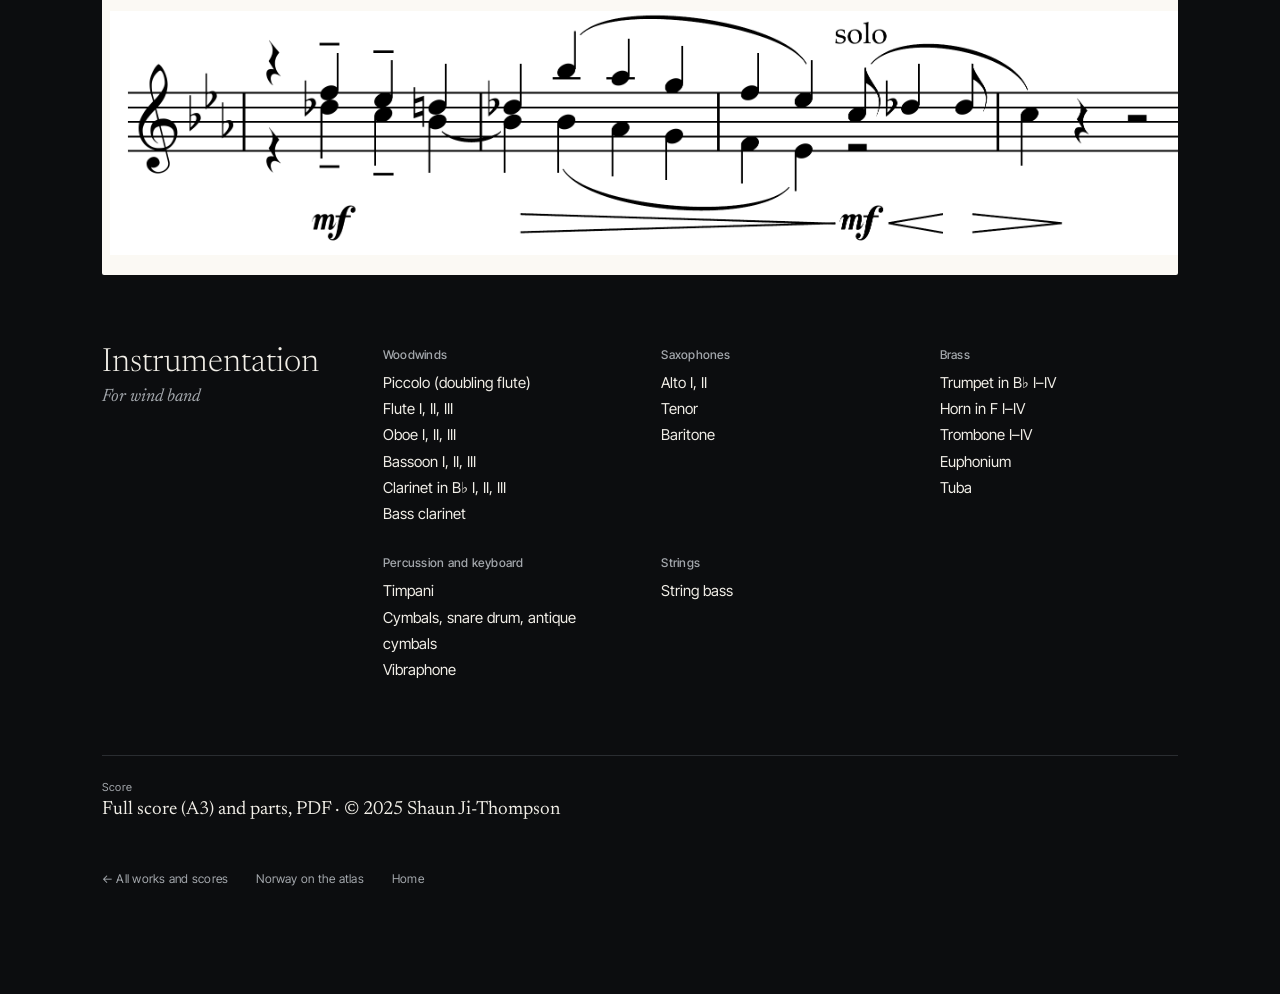
<file: forlop.html>
<!doctype html>
<html lang="en">
<head>
<meta charset="utf-8">
<meta name="viewport" content="width=device-width, initial-scale=1">
<title>Forløp (Forløb), for wind band — score by Shaun Ji-Thompson</title>
<meta name="description" content="Forløp (Forløb) (2025), for wind band, by Shaun Ji-Thompson. After Tidemand and Gude’s Bridal Procession on the Hardangerfjord (1848), which shows a wedding party crossing the fjord by boat.">
<link rel="canonical" href="https://shaunjithompson.github.io/two-worlds/forlop.html">
<meta property="og:type" content="music.song">
<meta property="og:site_name" content="Shaun Ji-Thompson">
<meta property="og:title" content="Forløp (Forløb) — score for wind band">
<meta property="og:description" content="Forløp (Forløb) (2025), for wind band, by Shaun Ji-Thompson. After Tidemand and Gude’s Bridal Procession on the Hardangerfjord (1848), which shows a wedding party crossing the fjord by boat.">
<meta property="og:url" content="https://shaunjithompson.github.io/two-worlds/forlop.html">
<meta property="og:image" content="https://shaunjithompson.github.io/two-worlds/assets/forlop-cover-wide.jpg">
<meta name="twitter:card" content="summary_large_image">
<script type="application/ld+json">{&#34;@context&#34;: &#34;https://schema.org&#34;, &#34;@type&#34;: &#34;MusicComposition&#34;, &#34;name&#34;: &#34;Forløp (Forløb)&#34;, &#34;composer&#34;: {&#34;@type&#34;: &#34;Person&#34;, &#34;name&#34;: &#34;Shaun Ji-Thompson&#34;, &#34;url&#34;: &#34;https://shaunjithompson.github.io/two-worlds/&#34;}, &#34;dateCreated&#34;: &#34;2025&#34;, &#34;description&#34;: &#34;After Tidemand and Gude’s Bridal Procession on the Hardangerfjord (1848), which shows a wedding party crossing the fjord by boat.&#34;, &#34;url&#34;: &#34;https://shaunjithompson.github.io/two-worlds/forlop.html&#34;, &#34;inLanguage&#34;: &#34;no&#34;, &#34;image&#34;: &#34;https://shaunjithompson.github.io/two-worlds/assets/forlop-cover-wide.jpg&#34;, &#34;recordedAs&#34;: {&#34;@type&#34;: &#34;MusicRecording&#34;, &#34;url&#34;: &#34;https://www.youtube.com/watch?v=5hfHdJyn6ks&#34;}}</script>
<link rel="preconnect" href="https://fonts.googleapis.com">
<link rel="preconnect" href="https://fonts.gstatic.com" crossorigin>
<link href="https://fonts.googleapis.com/css2?family=Newsreader:ital,opsz,wght@0,6..72,200;0,6..72,300;0,6..72,400;0,6..72,500;1,6..72,200;1,6..72,300;1,6..72,400&family=Inter+Tight:wght@400;500;600&family=IBM+Plex+Mono:wght@400;500&display=swap" rel="stylesheet">
<link rel="stylesheet" href="css/base.css">
<link rel="stylesheet" href="css/work.css">
</head>
<body class="wide-page">
<a class="skip" href="#content">Skip to content</a>

<header class="wrap nav">
  <div class="tw-brandrow"><a class="tw-back" href="index.html#back" data-back><svg aria-hidden="true" width="16" height="16" viewBox="0 0 24 24" fill="none" stroke="currentColor" stroke-width="1.6" stroke-linecap="round" stroke-linejoin="round"><path d="M19 12H5M11 6l-6 6 6 6"/></svg>Back</a><a class="brand" href="index.html">Shaun Ji-Thompson</a></div>
  <nav class="nav-links" aria-label="Primary">
    <a href="index.html#music" aria-current="page">Music</a>
    <a href="index.html#travel">Travel</a>
    <a href="atlas.html">Atlas</a>
    <a href="index.html#about">About</a>
  </nav>
</header>

<main id="content">
<section class="wrap wide hero">
  <div class="pager" data-pager aria-label="Score preview">
    <div class="pager-view"><img data-pager-img src="assets/forlop-cover.jpg" alt="Score cover: a small rowing boat alone on a pale, misty fjord, the rowers caught by the sun, with a church on the snowy shore" data-sizes="(min-width: 900px) 440px, 100vw" width="1414" height="2000" srcset="assets/sized/forlop-cover-800.webp 800w, assets/sized/forlop-cover-1400.webp 1400w, assets/forlop-cover.jpg 1414w" sizes="(min-width: 900px) 440px, 100vw" fetchpriority="high"></div>
    <div class="pager-ctrl" data-pager-ctrl hidden>
      <button type="button" class="pg-btn" data-pager-prev aria-label="Previous page">←</button>
      <span class="pg-count" data-pager-count aria-live="polite">Cover · 1 of 3</span>
      <button type="button" class="pg-btn" data-pager-next aria-label="Next page">→</button>
    </div>
    <ul class="thumbs" aria-label="Score pages">
      <li><a class="thumb" href="assets/forlop-cover.jpg" data-pager-thumb data-src="assets/forlop-cover.jpg" data-alt="Score cover: a small rowing boat alone on a pale, misty fjord, the rowers caught by the sun, with a church on the snowy shore" data-label="Cover" aria-current="true"><img data-keep src="assets/forlop-cover.jpg" alt="Cover" loading="lazy"></a></li>
      <li><a class="thumb" href="assets/score/forlop-page-1.jpg" data-pager-thumb data-src="assets/score/forlop-page-1.jpg" data-alt="Full score, page 1, bars 1 to 17, marked perusal" data-label="Page 1"><img data-keep src="assets/score/forlop-page-1.jpg" alt="Page 1" loading="lazy"></a></li>
      <li><a class="thumb" href="assets/score/forlop-page-2.jpg" data-pager-thumb data-src="assets/score/forlop-page-2.jpg" data-alt="Full score, page 2, bars 18 to 29, marked perusal" data-label="Page 2"><img data-keep src="assets/score/forlop-page-2.jpg" alt="Page 2" loading="lazy"></a></li>
    </ul>
    <p class="mono-keep pager-note">Preview: pages 1–2 of 8 (bars 1–29), for study only.</p>
  </div>

  <div class="hero-txt">
    <h1 lang="no">Forløp</h1>
    <p class="subtitles"><span lang="da">(Forløb)</span></p>
    <p class="byline">Music by Shaun Ji-Thompson</p>
    <dl class="facts">
      <div><dt>Year</dt><dd>2025</dd></div>
      <div><dt>Duration</dt><dd>c. 7 minutes</dd></div>
      <div><dt>Grade</dt><dd>[GRADE]</dd></div>
    </dl>
    <div class="buy-inline">
      <span class="amount">[PRICE]</span>
      <div class="actions">
        <a class="btn solid" href="index.html#about">Buy the score</a>
        <button type="button" class="btn line" data-pager-go="1" hidden>Preview the score</button>
      </div>
      <span class="what">Full score and parts, PDF.</span>
    </div>
  </div>
</section>

<section class="wrap wide band" aria-labelledby="listen-h">
  <h2 id="listen-h">Listen</h2>
  <div class="listen">
    <div class="player">
      <p class="player-t">Digital rendition<span class="muted"> · Excerpt · bars [FROM–TO]</span></p>
      <p class="muted">[Audio file to add]</p>
    </div>
    <div class="yt">
      <h3 class="mono">On YouTube</h3>
      <ul>
        <li><a href="https://www.youtube.com/watch?v=5hfHdJyn6ks" target="_blank" rel="noopener">Forløp on YouTube <span aria-hidden="true">↗</span></a></li>
      </ul>
    </div>
  </div>
</section>

<article class="wrap note">
  <p class="mono label">The inspiration</p>
  <p>In 1848 Adolph Tidemand and Hans Gude painted Bridal Procession on the Hardangerfjord: a wedding party crossing the fjord by boat, between steep slopes, with the church on the shore behind them.</p>
  <p>Forløp is a slow, cold song in the manner of Grieg’s slow songs.</p>
  <p>[Continue the note in your own words: what the piece follows, and how it moves.]</p>
</article>

<section class="wrap wide band" aria-labelledby="solos-h" data-solos>
  <h2 id="solos-h">Solos</h2>
  <div class="tabs" role="tablist" aria-label="Solo passages" data-solo-tabs hidden>
    <button type="button" role="tab" id="tab-1" aria-controls="solo-1" aria-selected="true"><span class="tab-n">Oboe</span><span class="tab-b">Bars 8–13</span></button>
    <button type="button" role="tab" id="tab-2" aria-controls="solo-2" aria-selected="false" tabindex="-1"><span class="tab-n">Alto saxophone</span><span class="tab-b">Bars 35–41</span></button>
    <button type="button" role="tab" id="tab-3" aria-controls="solo-3" aria-selected="false" tabindex="-1"><span class="tab-n">Flute</span><span class="tab-b">Bars 68–72</span></button>
  </div>
  <div class="zoom" role="group" aria-label="Zoom" data-zoom hidden>
    <button type="button" data-zoom-out aria-label="Zoom out">−</button>
    <span data-zoom-label>100%</span>
    <button type="button" data-zoom-in aria-label="Zoom in">+</button>
    <button type="button" data-zoom-fit>Fit</button>
  </div>
  <figure class="solo" id="solo-1" role="tabpanel" aria-labelledby="tab-1">
    <figcaption>Oboes I and II, solo from bar 10 · bars 8–13</figcaption>
    <div class="solo-scroll" tabindex="0" aria-label="Oboe solo, scroll sideways when zoomed"><img data-keep src="assets/score/forlop-solo-oboe.png" alt="Notation: Oboes I and II, bars 8 to 13, with solos marked at bars 10 and 12" loading="lazy"></div>
  </figure>
  <figure class="solo" id="solo-2" role="tabpanel" aria-labelledby="tab-2">
    <figcaption>Alto saxophones I and II, soli, mp · bars 35–41</figcaption>
    <div class="solo-scroll" tabindex="0" aria-label="Alto saxophone solo, scroll sideways when zoomed"><img data-keep src="assets/score/forlop-solo-alto.png" alt="Notation: Alto saxophones soli marked mp, bars 35 to 41, dividing at bar 41" loading="lazy"></div>
  </figure>
  <figure class="solo" id="solo-3" role="tabpanel" aria-labelledby="tab-3">
    <figcaption>Flute I solo, mf espressivo · bars 68–72</figcaption>
    <div class="solo-scroll" tabindex="0" aria-label="Flute solo, scroll sideways when zoomed"><img data-keep src="assets/score/forlop-solo-flute.png" alt="Notation: Flute I solo marked mf espressivo, from the pickup in bar 68 through bar 72, in triplets" loading="lazy"></div>
  </figure>
</section>

<section class="wrap wide band" aria-labelledby="inst-h">
  <div>
    <h2 id="inst-h">Instrumentation</h2>
    <p class="for">For wind band</p>
  </div>
  <div class="inst">
    <div><h3 class="mono">Woodwinds</h3><p>Piccolo (doubling flute)<br>Flute I, II, III<br>Oboe I, II, III<br>Bassoon I, II, III<br>Clarinet in B♭ I, II, III<br>Bass clarinet</p></div>
    <div><h3 class="mono">Saxophones</h3><p>Alto I, II<br>Tenor<br>Baritone</p></div>
    <div><h3 class="mono">Brass</h3><p>Trumpet in B♭ I–IV<br>Horn in F I–IV<br>Trombone I–IV<br>Euphonium<br>Tuba</p></div>
    <div><h3 class="mono">Percussion and keyboard</h3><p>Timpani<br>Cymbals, snare drum, antique cymbals<br>Vibraphone</p></div>
    <div><h3 class="mono">Strings</h3><p>String bass</p></div>
  </div>
</section>

<section class="wrap details" aria-label="Details">
  <dl>
    <div><dt>Score</dt><dd>Full score (A3) and parts, PDF · © 2025 Shaun Ji-Thompson</dd></div>
  </dl>
</section>
<nav class="wrap more-nav" aria-label="More from Two Worlds">
  <a href="index.html#row-forlop">← All works and scores</a>
  <a href="atlas.html#place-norway">Norway on the atlas</a>
  <a href="index.html">Home</a>
</nav>
</main>

<script src="js/back.js"></script>
<script src="js/work.js"></script>
</body>
</html>
</file>
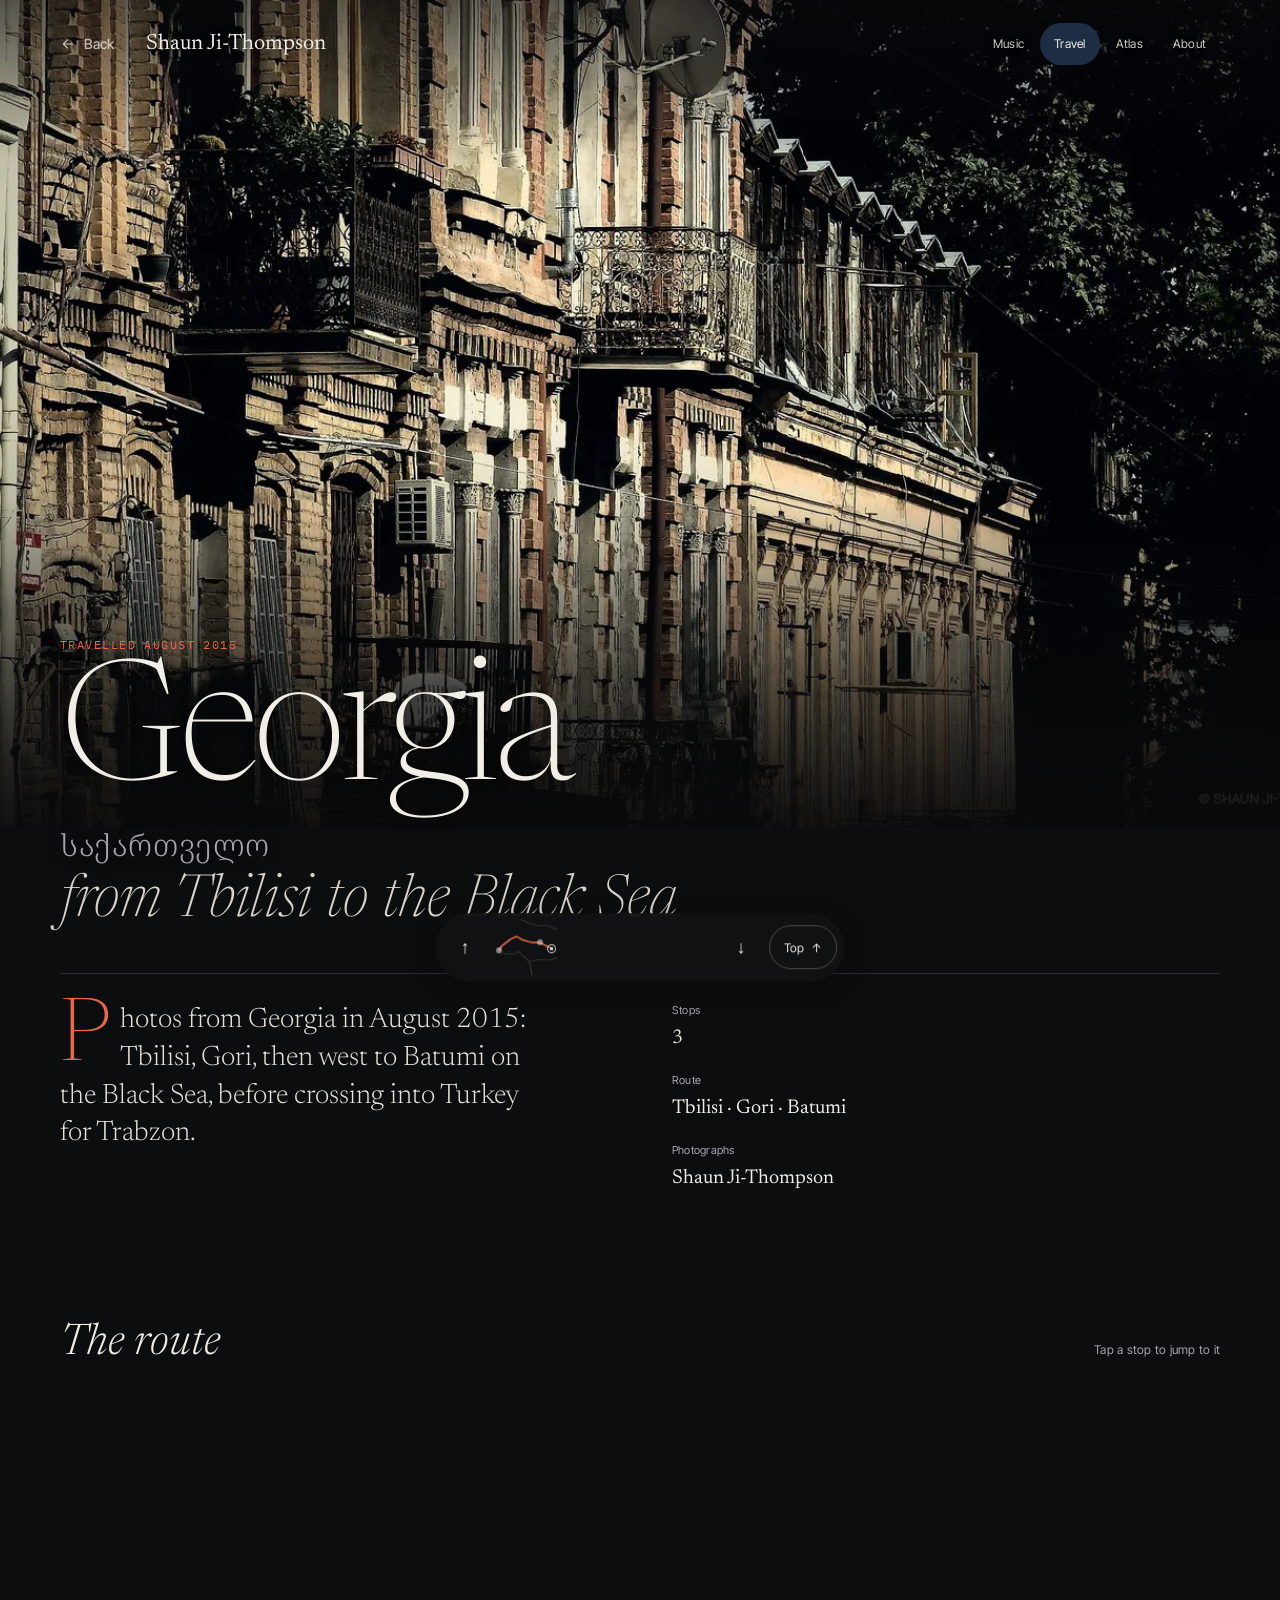
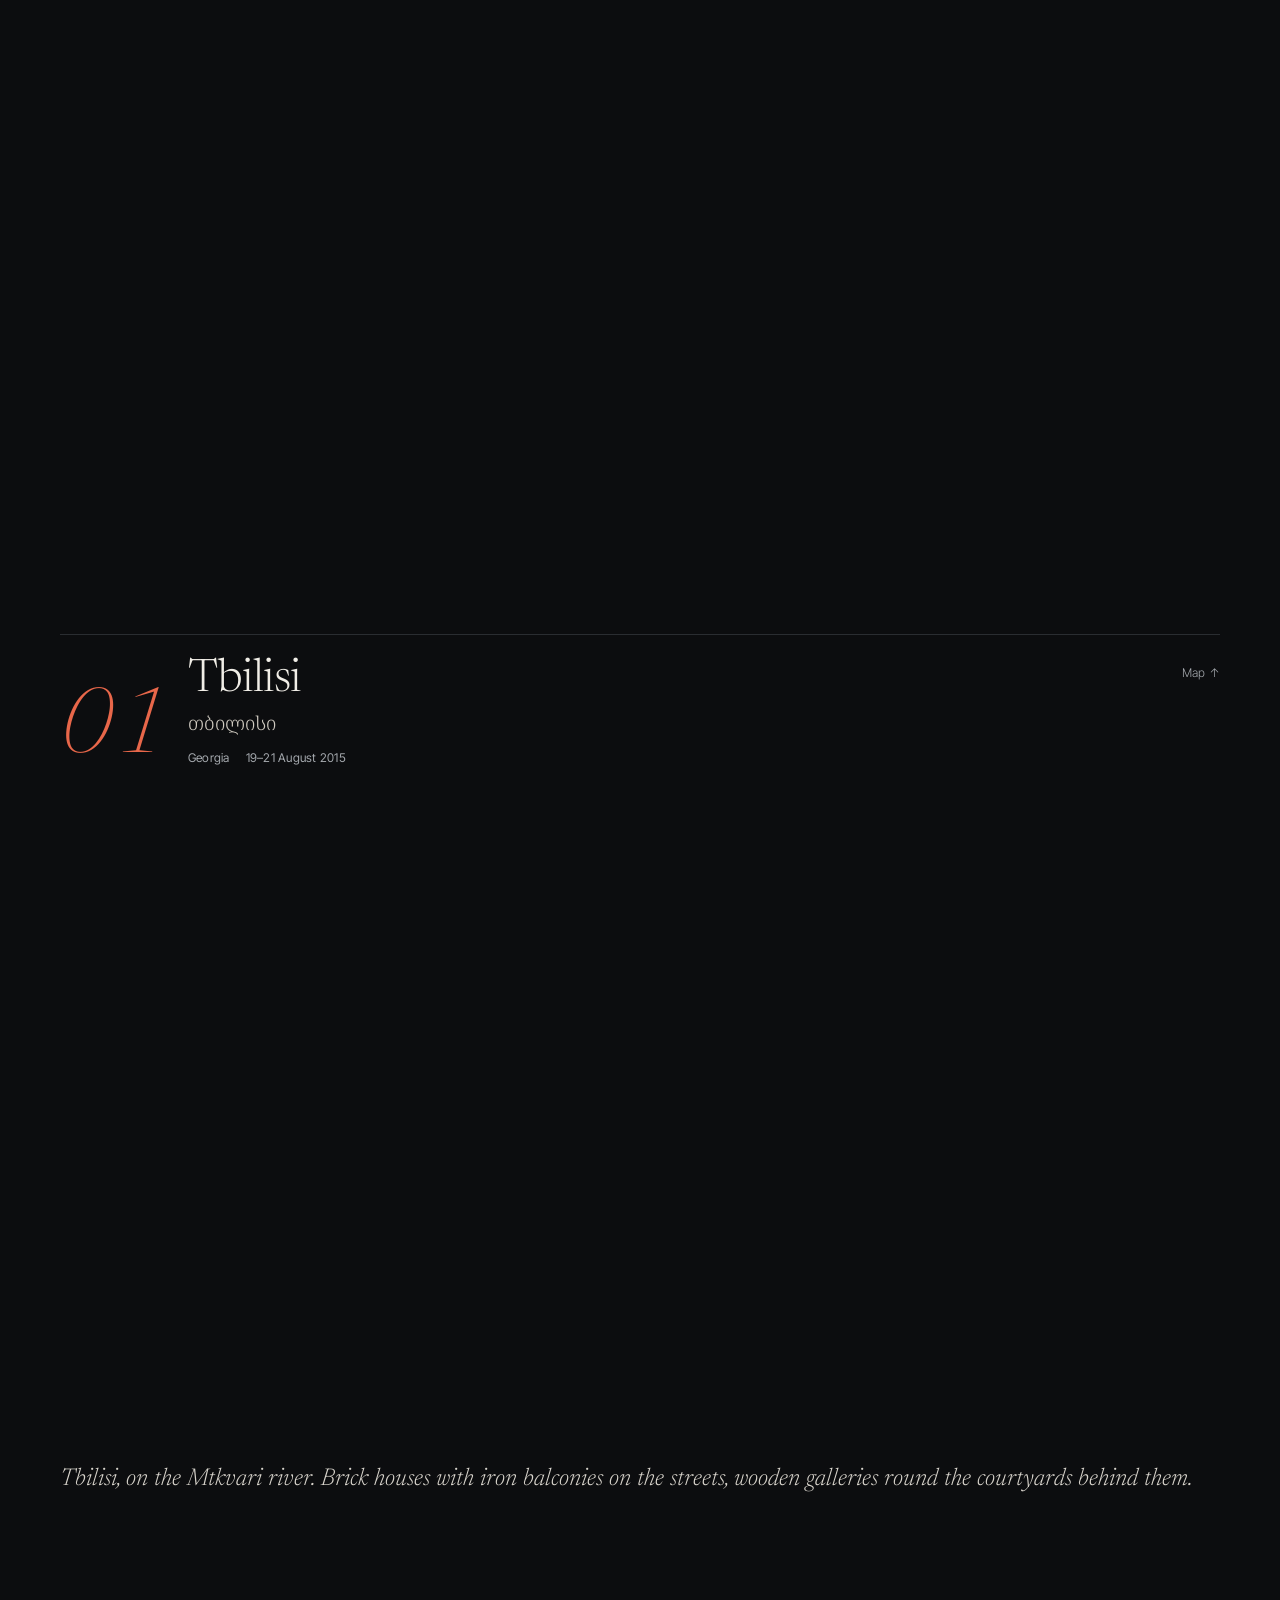
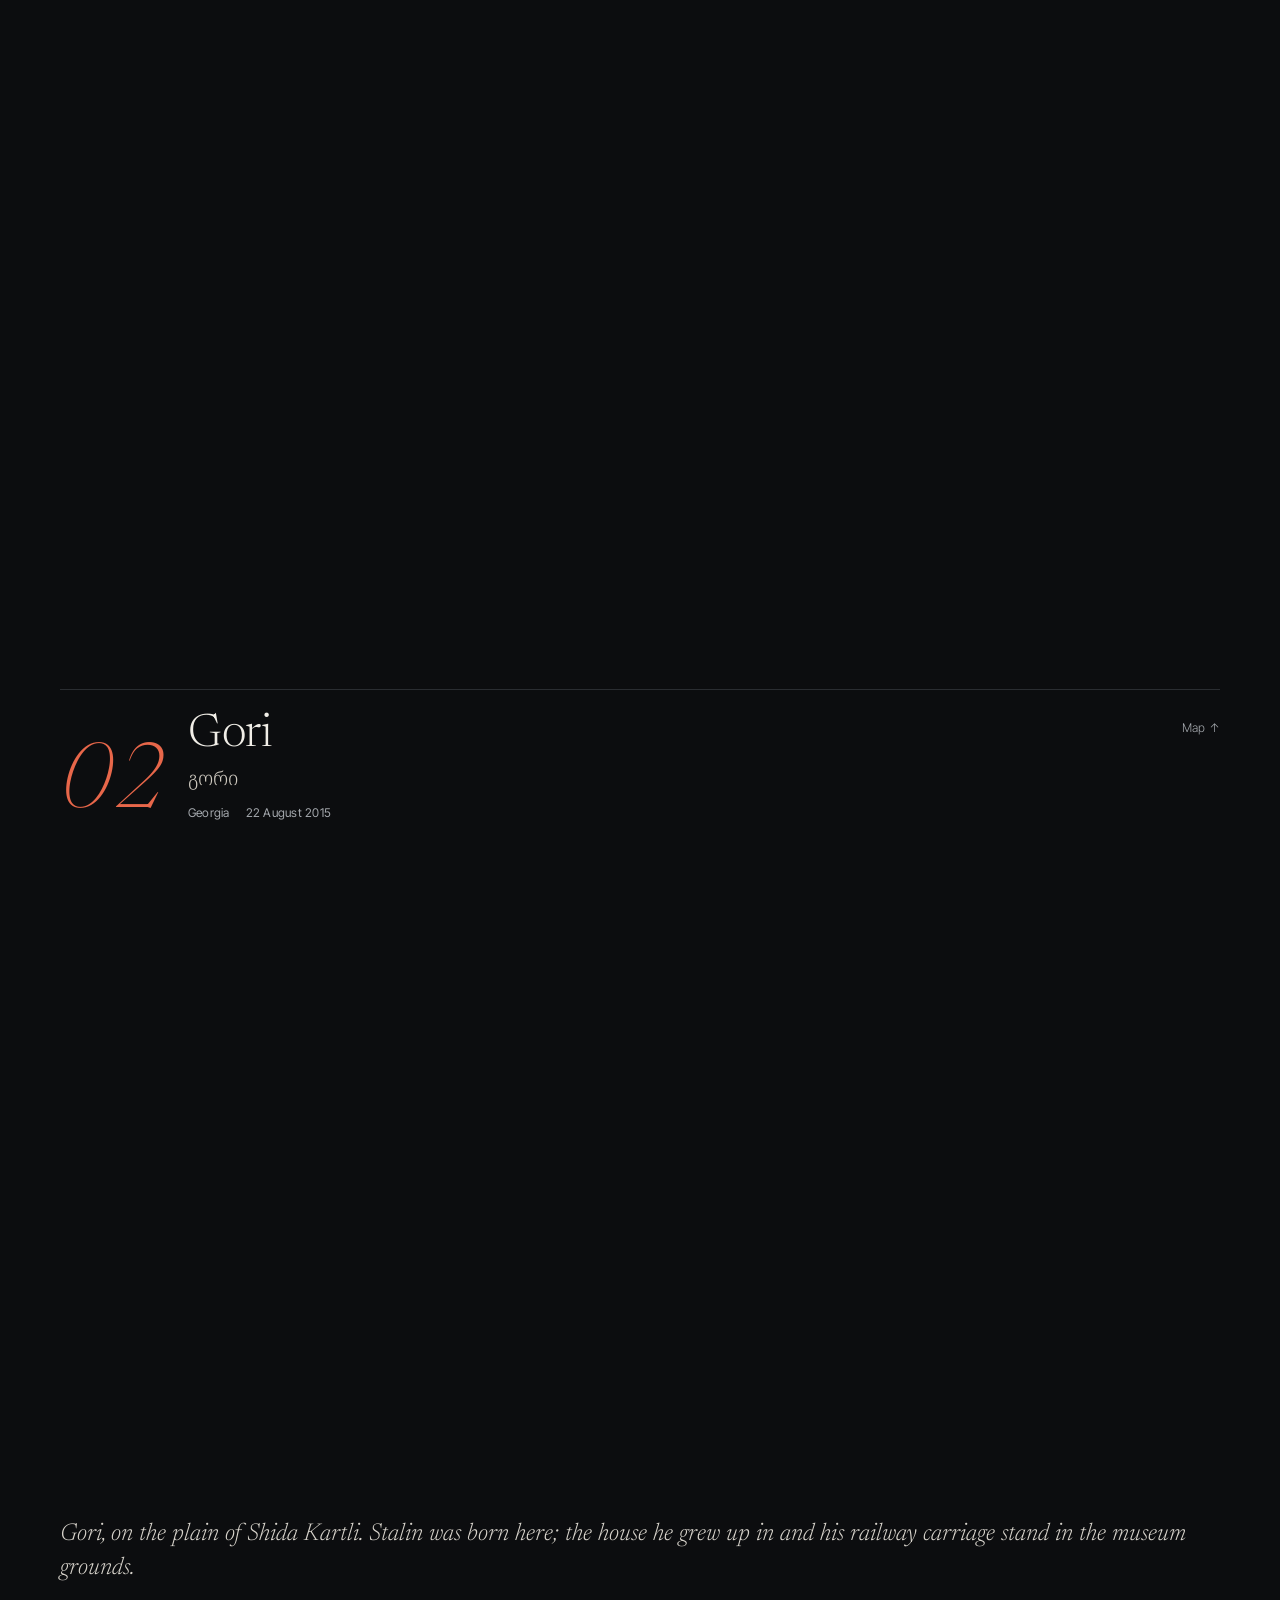
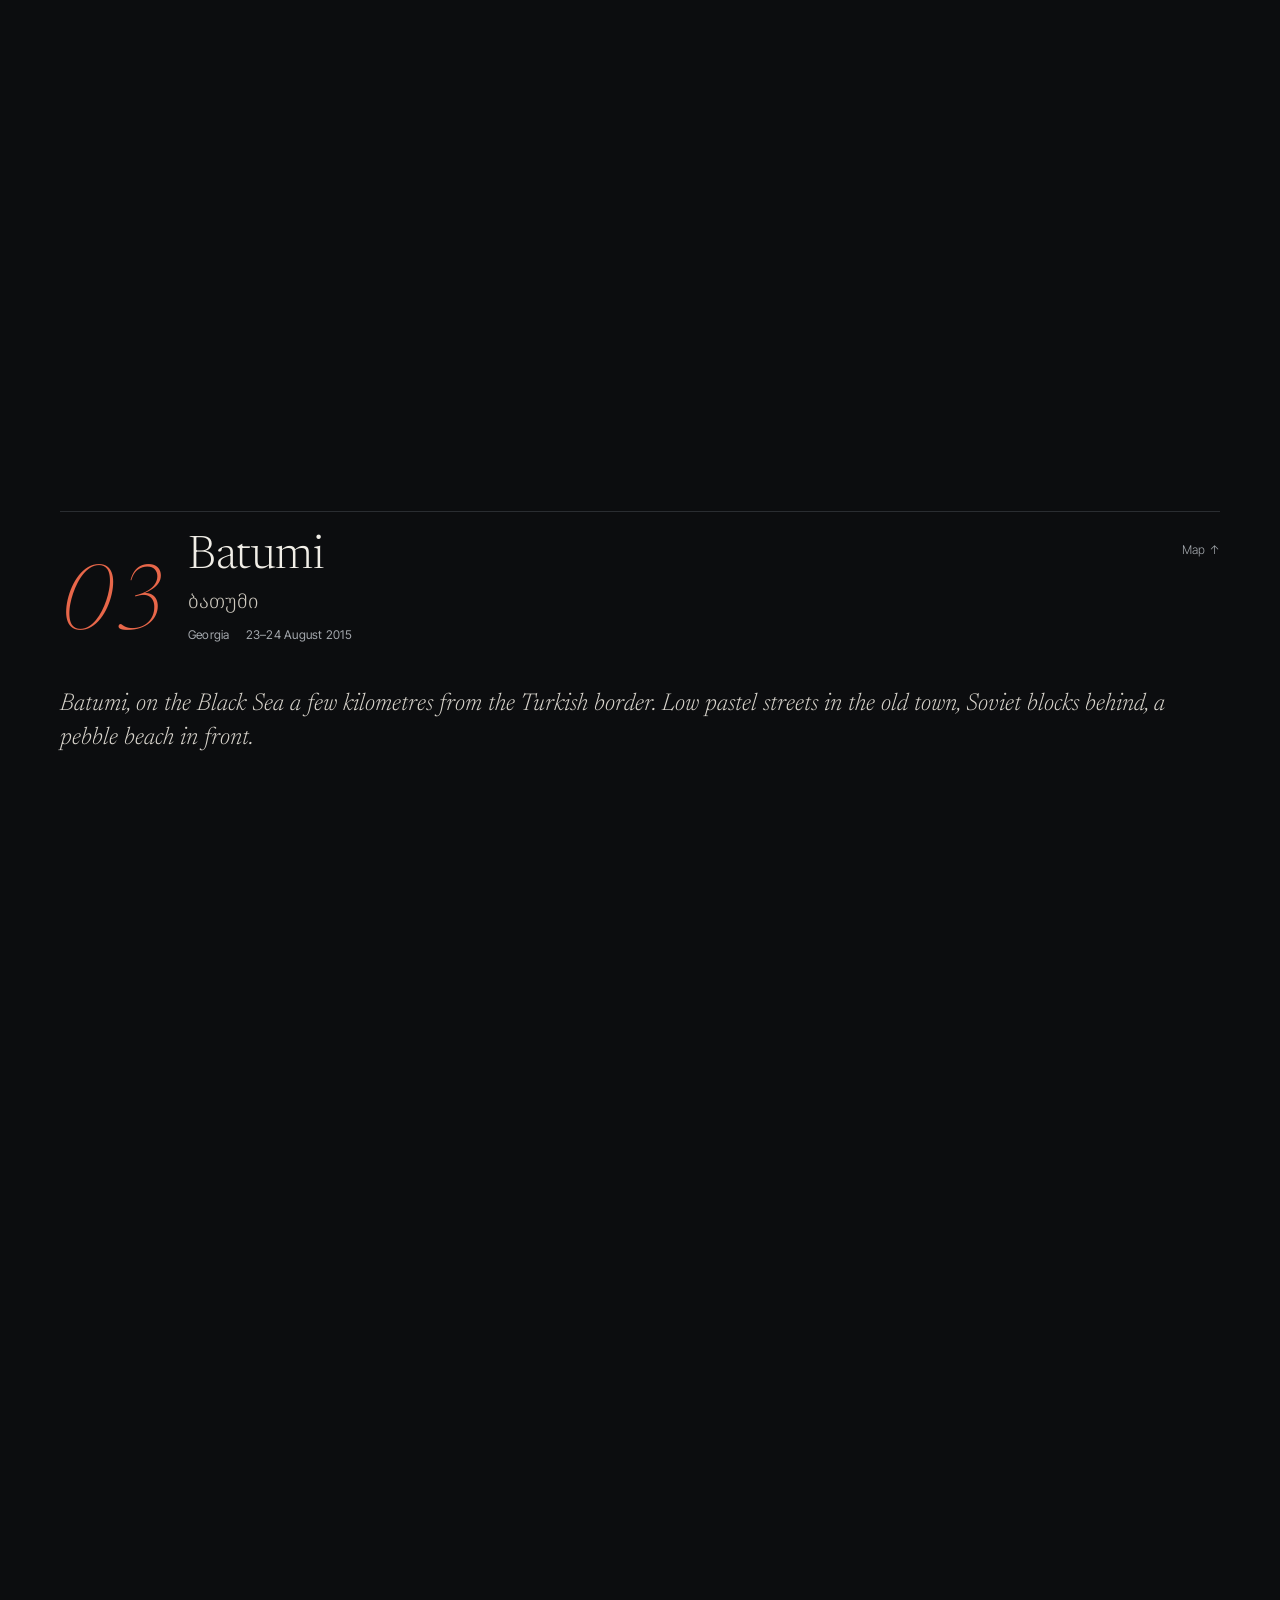
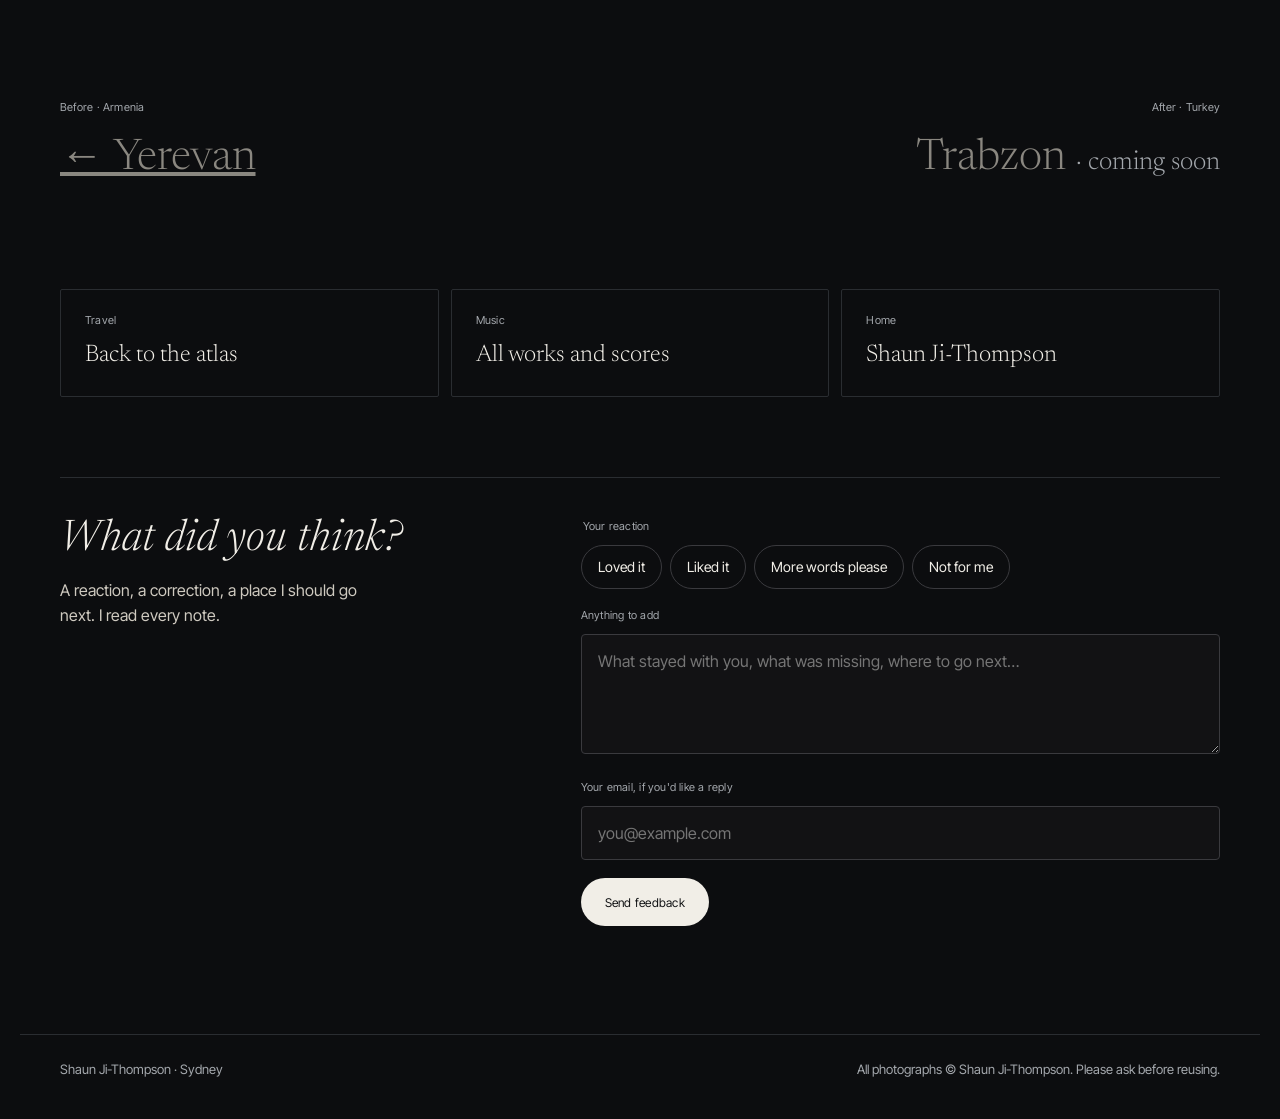
<file: georgia-2015.html>
<!doctype html>
<html lang="en">
<head>
<meta charset="utf-8">
<meta name="viewport" content="width=device-width, initial-scale=1">
<title>Georgia, August 2015 — Shaun Ji-Thompson</title>
<meta name="description" content="Photos from Georgia in August 2015: Tbilisi, Gori and Batumi, on the overland route from Yerevan to Trabzon.">
<link rel="canonical" href="https://shaunjithompson.github.io/two-worlds/georgia-2015.html">
<meta property="og:type" content="article">
<meta property="og:site_name" content="Shaun Ji-Thompson">
<meta property="og:title" content="Georgia — from Tbilisi to the Black Sea">
<meta property="og:description" content="Photos from Georgia in August 2015: Tbilisi, Gori and Batumi, on the overland route from Yerevan to Trabzon.">
<meta property="og:url" content="https://shaunjithompson.github.io/two-worlds/georgia-2015.html">
<meta property="og:image" content="https://shaunjithompson.github.io/two-worlds/assets/tbilisi-cover.jpg">
<meta name="twitter:card" content="summary_large_image">
<script type="application/ld+json">{"@context": "https://schema.org", "@type": "Article", "headline": "Georgia — from Tbilisi to the Black Sea", "description": "Photos from Georgia in August 2015: Tbilisi, Gori and Batumi, on the overland route from Yerevan to Trabzon.", "image": "https://shaunjithompson.github.io/two-worlds/assets/tbilisi-cover.jpg", "datePublished": "2026-11-16", "author": {"@type": "Person", "name": "Shaun Ji-Thompson", "url": "https://shaunjithompson.github.io/two-worlds/"}, "about": {"@type": "Place", "name": "Georgia"}, "mainEntityOfPage": "https://shaunjithompson.github.io/two-worlds/georgia-2015.html"}</script>
<link rel="preconnect" href="https://fonts.googleapis.com">
<link rel="preconnect" href="https://fonts.gstatic.com" crossorigin>
<link href="https://fonts.googleapis.com/css2?family=Newsreader:ital,opsz,wght@0,6..72,200;0,6..72,300;0,6..72,400;0,6..72,500;1,6..72,200;1,6..72,300;1,6..72,400&family=Inter+Tight:wght@400;500;600&family=IBM+Plex+Mono:wght@400;500&family=Noto+Serif+Georgian:wght@300;400&display=swap" rel="stylesheet">
<link rel="stylesheet" href="css/base.css">
<link rel="stylesheet" href="css/essay.css">
<style>
:root { --native-font: 'Noto Serif Georgian', serif; --map-ratio: 1075 / 614; }
/* the full South Caucasus plate drawn larger; the frame shows Georgia (x 2–50%, y 5–45% of the plate) */
.stage { inset: auto; width: 208.333%; height: 250%; left: -4.167%; top: -12.5%; }
</style>
<script>document.documentElement.classList.add('js')</script>
</head>
<body data-native-lang="ka" data-mini="3 5 40 51" data-feedback-subject="Georgia, 2015">
<a class="skip" href="#content">Skip to the essay</a>
<div class="progress" id="progress" aria-hidden="true"></div>

<header class="wrap nav">
  <div class="tw-brandrow"><a class="tw-back" href="index.html#back" data-back><svg aria-hidden="true" width="16" height="16" viewBox="0 0 24 24" fill="none" stroke="currentColor" stroke-width="1.6" stroke-linecap="round" stroke-linejoin="round"><path d="M19 12H5M11 6l-6 6 6 6"/></svg>Back</a><a class="brand" href="index.html">Shaun Ji-Thompson</a></div>
  <nav class="nav-links" aria-label="Primary">
    <a href="index.html#music">Music</a>
    <a href="index.html#travel" aria-current="page">Travel</a>
    <a href="atlas.html">Atlas</a>
    <a href="index.html#about">About</a>
  </nav>
</header>

<main id="content">
<div class="opener">
  <img class="cover" id="cover" src="assets/tbilisi-cover.jpg" alt="Brick houses with iron balconies in Tbilisi, lit by late sun" width="2400" height="1350" srcset="assets/sized/tbilisi-cover-800.webp 800w, assets/sized/tbilisi-cover-1400.webp 1400w, assets/tbilisi-cover.jpg 2400w" sizes="100vw" fetchpriority="high">
</div>

<section class="wrap title">
  <p class="mono-keep kicker"><span class="accent">Travelled <span data-k="date">August 2015</span></span></p>
  <h1 data-k="title">Georgia</h1>
  <p class="native" lang="ka" data-k="titleNative">საქართველო</p>
  <p class="subtitle" data-k="subtitle">from Tbilisi to the Black Sea</p>
  <div class="deck">
    <p class="standfirst" data-k="standfirst">Photos from Georgia in August 2015: Tbilisi, Gori, then west to Batumi on the Black Sea, before crossing into Turkey for Trabzon.</p>
    <dl class="facts">
      <div><dt>Stops</dt><dd id="stop-count">3</dd></div>
      <div class="span"><dt>Route</dt><dd id="stop-list">Tbilisi · Gori · Batumi</dd></div>
      <div class="span"><dt>Photographs</dt><dd>Shaun Ji-Thompson</dd></div>
    </dl>
  </div>
</section>

<section class="wrap route" id="route" aria-labelledby="route-h">
  <div class="sec-head"><h2 id="route-h">The route</h2><span class="mono" aria-hidden="true">Tap a stop to jump to it</span></div>
  <div class="map-card reveal">
    <p class="sr-only" id="map-desc">Dot map of Georgia and its neighbours, with country borders. Tbilisi is marked as the capital. A faint line comes up from Yerevan to Tbilisi; the route runs west through Gori and Kutaisi to Batumi on the Black Sea, then a faint line continues along the coast into Turkey towards Trabzon.</p>
    <div class="map" role="group" aria-label="Route map" aria-describedby="map-desc">
      <div class="stage">
      <img src="assets/armenia-map.png" alt="" width="2240" height="1536">
      <svg aria-hidden="true" viewBox="0 0 100 100" preserveAspectRatio="none">
        <defs><clipPath id="home-land" clipPathUnits="userSpaceOnUse"><polygon points="-12,-2 -10.42,-2 -4.17,-5 5.21,1 15.62,2 26.04,9 31.25,11 37.5,11 43.75,15 48.96,22 56.77,28 59.38,34 55.21,42 48.96,39 41.88,40.2 39.58,42 31.25,42 25.73,43.6 18.75,34.4 15.62,37 5.73,35.6 -12,32"/></clipPath></defs>
        <image class="home-land" href="assets/armenia-map.png" x="0" y="0" width="100" height="100" preserveAspectRatio="none" clip-path="url(#home-land)"/>
        <g fill="none" stroke-linejoin="round" stroke-linecap="round">
                <path id="borders" d="M-10.42 -2.00 L-4.17 -5.00 L5.21 1.00 L15.62 2.00 L26.04 9.00 L31.25 11.00 L37.50 11.00 L43.75 15.00 L48.96 22.00 L56.77 28.00 L60.42 35.00 L65.62 39.00 L71.87 42.00 L76.04 36.00 L78.96 28.80 M5.73 35.60 L15.62 37.00 L18.75 34.40 L25.73 43.60 L31.25 42.00 L39.58 42.00 L41.88 40.20 L48.96 39.00 L55.21 42.00 L59.38 34.00 L56.77 28.00 M25.73 43.60 L27.08 54.00 L28.13 64.00 L34.37 66.00 L39.27 71.80 M41.88 40.20 L46.35 45.00 L47.92 53.00 L51.56 60.00 L50.00 67.00 L53.13 71.00 L56.77 75.00 L57.81 82.00 L57.81 88.00 M39.27 71.80 L43.75 73.00 L48.96 75.00 L51.04 79.00 L53.65 82.00 L52.08 87.00 L53.33 88.60 L57.81 88.00 M39.27 71.80 L39.58 73.00 L44.79 80.00 L50.00 86.00 L53.33 88.60 M57.81 88.00 L62.50 83.00 L67.71 78.00 L72.92 74.00 L76.56 79.00 L73.96 86.00 L76.04 94.00 L81.98 97.40 M39.58 73.00 L37.50 78.00 L35.42 86.00 L34.37 96.00 L36.46 108.00" stroke="#121417" stroke-width="5" vector-effect="non-scaling-stroke"/>
                <use href="#borders" stroke="#6A7078" stroke-width="1.2" stroke-dasharray="2 4" vector-effect="non-scaling-stroke"/>
                <path d="M36.59 64.00 L36.59 62.46 L36.35 49.80 L38.12 44.00 L39.58 41.00 L39.49 31.60 M6.83 33.20 L5.90 35.60 L4.65 38.20 L2.40 41.80 L-2.00 46.00" stroke="#E8674A" stroke-opacity="0.45" stroke-width="2" stroke-dasharray="1 5" vector-effect="non-scaling-stroke"/>
<path id="route-line" class="march" d="M39.49 31.60 L32.44 26.39 L27.15 26.19 L21.45 23.80 L17.82 20.60 L14.09 22.98 L8.28 29.60 L6.83 33.20" stroke="#E8674A" stroke-width="2.5" stroke-dasharray="10 7" vector-effect="non-scaling-stroke"/>
</g>
      </svg>
            <span aria-hidden="true" class="lbl country" style="left:31.00%;top:9.50%">Russia</span>
<span aria-hidden="true" class="lbl country home" style="left:24.00%;top:31.00%">Georgia</span>
<span aria-hidden="true" class="lbl country" style="left:17.00%;top:39.50%">Turkey</span>
<span aria-hidden="true" class="lbl country" style="left:28.50%;top:42.50%">Armenia</span>
<span aria-hidden="true" class="lbl country" style="left:46.50%;top:41.00%">Azerbaijan</span>
<span aria-hidden="true" class="lbl sea" style="left:4.55%;top:27.00%">Black<br>Sea</span>
<a class="dot stopdot capital" href="#stop-tbilisi" data-stop="tbilisi" aria-label="Tbilisi, the capital: go to this stop" style="left:39.49%;top:31.60%"></a><span aria-hidden="true" class="lbl city cap" style="left:39.49%;top:31.60%">Tbilisi<span class="k">Capital</span></span>
<a class="dot stopdot" href="#stop-gori" data-stop="gori" aria-label="Gori: go to this stop" style="left:32.44%;top:26.39%"></a><span aria-hidden="true" class="lbl city up" style="left:32.44%;top:26.39%">Gori</span>
<span aria-hidden="true" class="lbl city ctx minor up" style="left:17.82%;top:20.60%">Kutaisi</span>
<a class="dot stopdot" href="#stop-batumi" data-stop="batumi" aria-label="Batumi: go to this stop" style="left:6.83%;top:33.20%"></a><span aria-hidden="true" class="lbl city" style="left:6.83%;top:33.20%">Batumi</span>
<span aria-hidden="true" class="lbl city ctx" style="left:2.40%;top:41.80%">← Trabzon</span>
<span aria-hidden="true" class="lbl city ctx up" style="left:36.59%;top:44.60%">Yerevan ↓</span>
</div>
    </div>
  </div>
</section>

<!-- PHOTO DIARY: written by tools/build.py from content/journeys/georgia-2015.json (edit it in Pages CMS).
     Stops are sorted by date. 1 photo = feature / offset / inset (rotating), 2 = pair, 3+ = lead photo then pair or carousel. Stops without photos stay hidden. -->
<div id="diary">
<!-- diary:start -->
<section class="plate wrap lead" id="stop-tbilisi" data-stop="tbilisi" data-name="Tbilisi" data-native="თბილისი"><header class="plate-head"><span class="num">01</span><div class="place"><h2>Tbilisi</h2><a class="to-map mono" href="#route" data-stop="tbilisi">Map ↑</a></div><span class="native" lang="ka">თბილისი</span><span class="meta mono"><span>Georgia</span><span>19–21 August 2015</span></span></header><div class="photos lead-photo reveal"><img src="assets/tbilisi-01.jpg" alt="A row of brick houses with wrought-iron balconies and a satellite dish, trees to the right" width="2000" height="1125" srcset="assets/sized/tbilisi-01-800.webp 800w, assets/sized/tbilisi-01-1400.webp 1400w, assets/tbilisi-01.jpg 2000w" sizes="100vw"></div><p class="line"><span>Tbilisi, on the Mtkvari river. Brick houses with iron balconies on the streets, wooden galleries round the courtyards behind them.</span></p><div class="rest"><div class="carousel reveal"><div class="track" tabindex="0" role="group" aria-label="Tbilisi photos, scroll sideways"><figure><img src="assets/tbilisi-02.jpg" alt="A workshop doorway in a peeling wall, a hand-painted list of repairs in red Georgian script beside it" width="1125" height="2000" srcset="assets/sized/tbilisi-02-800.webp 800w, assets/tbilisi-02.jpg 1125w" sizes="100vw" loading="lazy" decoding="async"></figure><figure><img src="assets/tbilisi-03.jpg" alt="A vaulted stone arcade, blank canvases and paints laid out on the steps" width="1125" height="2000" srcset="assets/sized/tbilisi-03-800.webp 800w, assets/tbilisi-03.jpg 1125w" sizes="100vw" loading="lazy" decoding="async"></figure><figure><img src="assets/tbilisi-04.jpg" alt="A painter at an easel between stone columns, paintings for sale propped along the steps" width="1125" height="2000" srcset="assets/sized/tbilisi-04-800.webp 800w, assets/tbilisi-04.jpg 1125w" sizes="100vw" loading="lazy" decoding="async"></figure><figure><img src="assets/tbilisi-05.jpg" alt="Crates of black grapes and plums, lined with Georgian newspaper" width="2000" height="1125" srcset="assets/sized/tbilisi-05-800.webp 800w, assets/sized/tbilisi-05-1400.webp 1400w, assets/tbilisi-05.jpg 2000w" sizes="100vw" loading="lazy" decoding="async"></figure><figure><img src="assets/tbilisi-06.jpg" alt="Weathered wooden galleries and brick walls around a Tbilisi courtyard" width="1125" height="2000" srcset="assets/sized/tbilisi-06-800.webp 800w, assets/tbilisi-06.jpg 1125w" sizes="100vw" loading="lazy" decoding="async"></figure></div><div class="c-ctrl" hidden><span class="mono count">1 / 5</span><span class="c-btns"><button type="button" class="prev" aria-label="Previous photo">←</button><button type="button" class="next" aria-label="Next photo">→</button></span></div></div></div></section>
<section class="plate wrap lead" id="stop-gori" data-stop="gori" data-name="Gori" data-native="გორი"><header class="plate-head"><span class="num">02</span><div class="place"><h2>Gori</h2><a class="to-map mono" href="#route" data-stop="gori">Map ↑</a></div><span class="native" lang="ka">გორი</span><span class="meta mono"><span>Georgia</span><span>22 August 2015</span></span></header><div class="photos lead-photo reveal"><img src="assets/gori-01.jpg" alt="The wooden door and window of Stalin&#x27;s childhood house, a Russian plaque naming it a house-museum" width="2000" height="1125" srcset="assets/sized/gori-01-800.webp 800w, assets/sized/gori-01-1400.webp 1400w, assets/gori-01.jpg 2000w" sizes="100vw" loading="lazy" decoding="async"></div><p class="line"><span>Gori, on the plain of Shida Kartli. Stalin was born here; the house he grew up in and his railway carriage stand in the museum grounds.</span></p><div class="photos rest pair-grid reveal"><img src="assets/gori-02.jpg" alt="The green side of a Soviet railway carriage, the USSR emblem between curtained windows" width="2000" height="1125" srcset="assets/sized/gori-02-800.webp 800w, assets/sized/gori-02-1400.webp 1400w, assets/gori-02.jpg 2000w" sizes="100vw" loading="lazy" decoding="async"><img src="assets/gori-03.jpg" alt="A road sign in Georgian and English pointing left to Gori and right to Sveneti, poplars behind" width="2000" height="1125" srcset="assets/sized/gori-03-800.webp 800w, assets/sized/gori-03-1400.webp 1400w, assets/gori-03.jpg 2000w" sizes="100vw" loading="lazy" decoding="async"></div></section>
<section class="plate wrap lead" id="stop-batumi" data-stop="batumi" data-name="Batumi" data-native="ბათუმი"><header class="plate-head"><span class="num">03</span><div class="place"><h2>Batumi</h2><a class="to-map mono" href="#route" data-stop="batumi">Map ↑</a></div><span class="native" lang="ka">ბათუმი</span><span class="meta mono"><span>Georgia</span><span>23–24 August 2015</span></span></header><div class="photos lead-photo reveal"><img src="assets/batumi-02.jpg" alt="A cobbled old-town street of pink houses leading to the Alphabetic Tower" width="2000" height="1125" srcset="assets/sized/batumi-02-800.webp 800w, assets/sized/batumi-02-1400.webp 1400w, assets/batumi-02.jpg 2000w" sizes="100vw" loading="lazy" decoding="async"></div><p class="line"><span>Batumi, on the Black Sea a few kilometres from the Turkish border. Low pastel streets in the old town, Soviet blocks behind, a pebble beach in front.</span></p><div class="photos rest pair-grid reveal"><img src="assets/batumi-01.jpg" alt="A pebble beach with umbrellas and sun loungers along a flat blue Black Sea" width="2000" height="1125" srcset="assets/sized/batumi-01-800.webp 800w, assets/sized/batumi-01-1400.webp 1400w, assets/batumi-01.jpg 2000w" sizes="100vw" loading="lazy" decoding="async"><img src="assets/batumi-03.jpg" alt="Three Soviet apartment blocks with blue and green balconies under a mackerel sky" width="2000" height="1125" srcset="assets/sized/batumi-03-800.webp 800w, assets/sized/batumi-03-1400.webp 1400w, assets/batumi-03.jpg 2000w" sizes="100vw" loading="lazy" decoding="async"></div></section>
<!-- diary:end -->
</div>

<section class="wrap score-wrap" aria-label="The music">
  <div class="score reveal">
    <!-- score-cover:start --><a class="score-cover" href="beyond-the-darial-pass.html" tabindex="-1" aria-hidden="true"><img src="assets/darial-cover.jpg" alt="" data-sizes="160px" width="1414" height="2000" srcset="assets/sized/darial-cover-800.webp 800w, assets/sized/darial-cover-1400.webp 1400w, assets/darial-cover.jpg 1414w" sizes="160px" loading="lazy" decoding="async"></a><!-- score-cover:end -->
    <div>
      <p class="mono label">The score · Shaun Ji-Thompson · <span id="music-year">2026</span></p>
      <h3><a id="music-link" href="beyond-the-darial-pass.html">Overture “Beyond the Darial Pass”</a></h3>
      <p id="music-blurb">An overture for wind orchestra after Aivazovsky’s 1868 painting of the Darial Gorge, on the old road north from Tbilisi through the Caucasus.</p>
    </div>
    <a class="btn" id="music-btn" href="beyond-the-darial-pass.html">Buy the score <span aria-hidden="true">→</span></a>
  </div>
</section>


<nav class="wrap leg" aria-label="The rest of the leg">
  <div id="before"><span class="mono">Before · Armenia</span><a class="serif" href="armenia-2015.html">← Yerevan</a></div>
  <div id="after"><span class="mono">After · Turkey</span><span class="serif">Trabzon <span class="soon">· coming soon</span></span></div>
</nav>

<nav class="wrap more" aria-label="More from Two Worlds">
  <a href="atlas.html#place-georgia"><span class="mono">Travel</span><span class="serif">Back to the atlas</span></a>
  <a href="index.html#music"><span class="mono">Music</span><span class="serif">All works and scores</span></a>
  <a href="index.html"><span class="mono">Home</span><span class="serif">Shaun Ji-Thompson</span></a>
</nav>

<section class="wrap feedback" aria-labelledby="fb-h">
  <div class="fb">
    <div>
      <h2 id="fb-h">What did you think?</h2>
      <p class="intro">A reaction, a correction, a place I should go next. I read every note.</p>
    </div>
    <form id="fb-form" data-endpoint="" data-email="shaunjithompson@gmail.com" novalidate>
      <input type="hidden" name="page" value="Georgia, August 2015">
      <fieldset>
        <legend>Your reaction</legend>
        <div class="chips">
          <label><input type="radio" name="rating" value="Loved it"><span>Loved it</span></label>
          <label><input type="radio" name="rating" value="Liked it"><span>Liked it</span></label>
          <label><input type="radio" name="rating" value="More words please"><span>More words please</span></label>
          <label><input type="radio" name="rating" value="Not for me"><span>Not for me</span></label>
        </div>
      </fieldset>
      <div><label for="fb-msg">Anything to add</label><textarea id="fb-msg" name="message" placeholder="What stayed with you, what was missing, where to go next…"></textarea></div>
      <div><label for="fb-email">Your email, if you'd like a reply</label><input id="fb-email" type="email" name="email" autocomplete="email" placeholder="you@example.com"></div>
      <button class="btn send" type="submit">Send feedback</button>
      <p class="status mono" id="fb-status" role="status" aria-live="polite"></p>
    </form>
  </div>
</section>
</main>

<footer class="wrap fine">
  <span>Shaun Ji-Thompson · Sydney</span>
  <span>All photographs © Shaun Ji-Thompson. Please ask before reusing.</span>
</footer>

<script src="js/essay.js"></script>
<script src="js/back.js"></script>
</body>
</html>
</file>
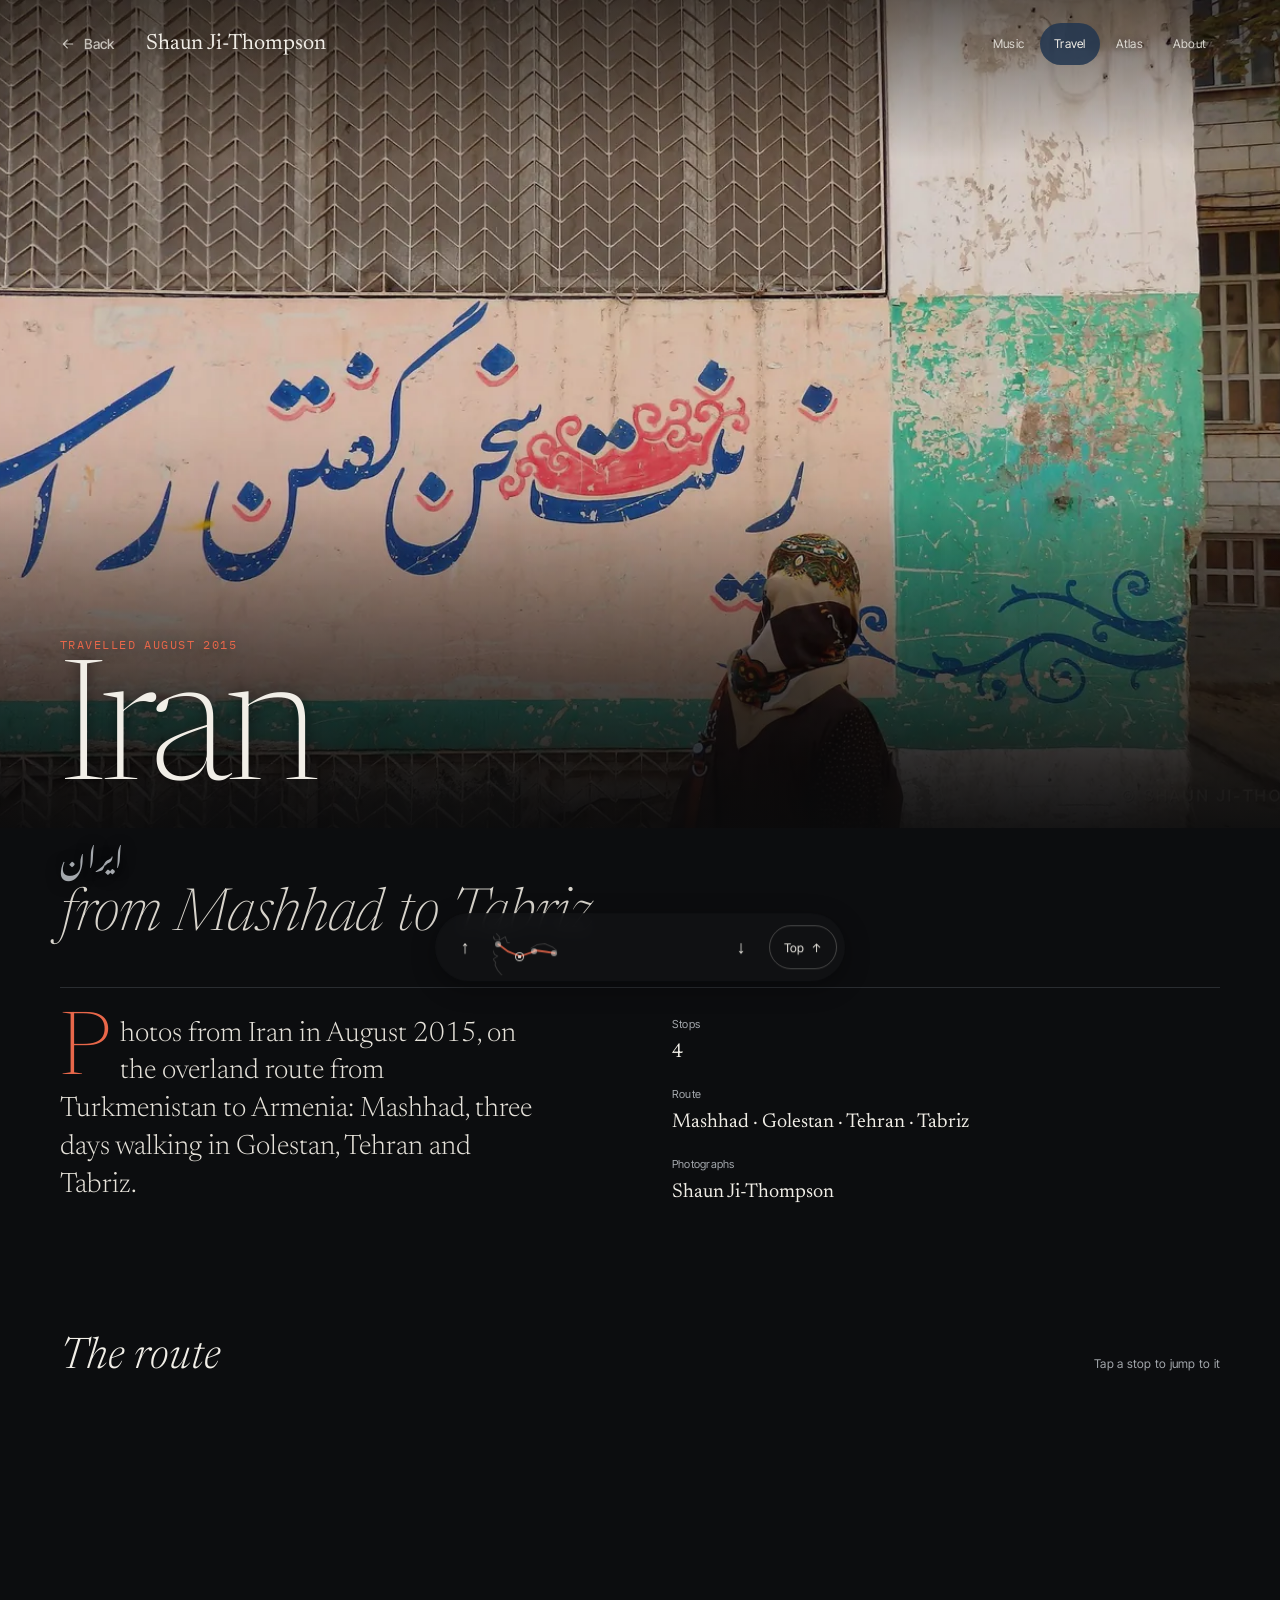
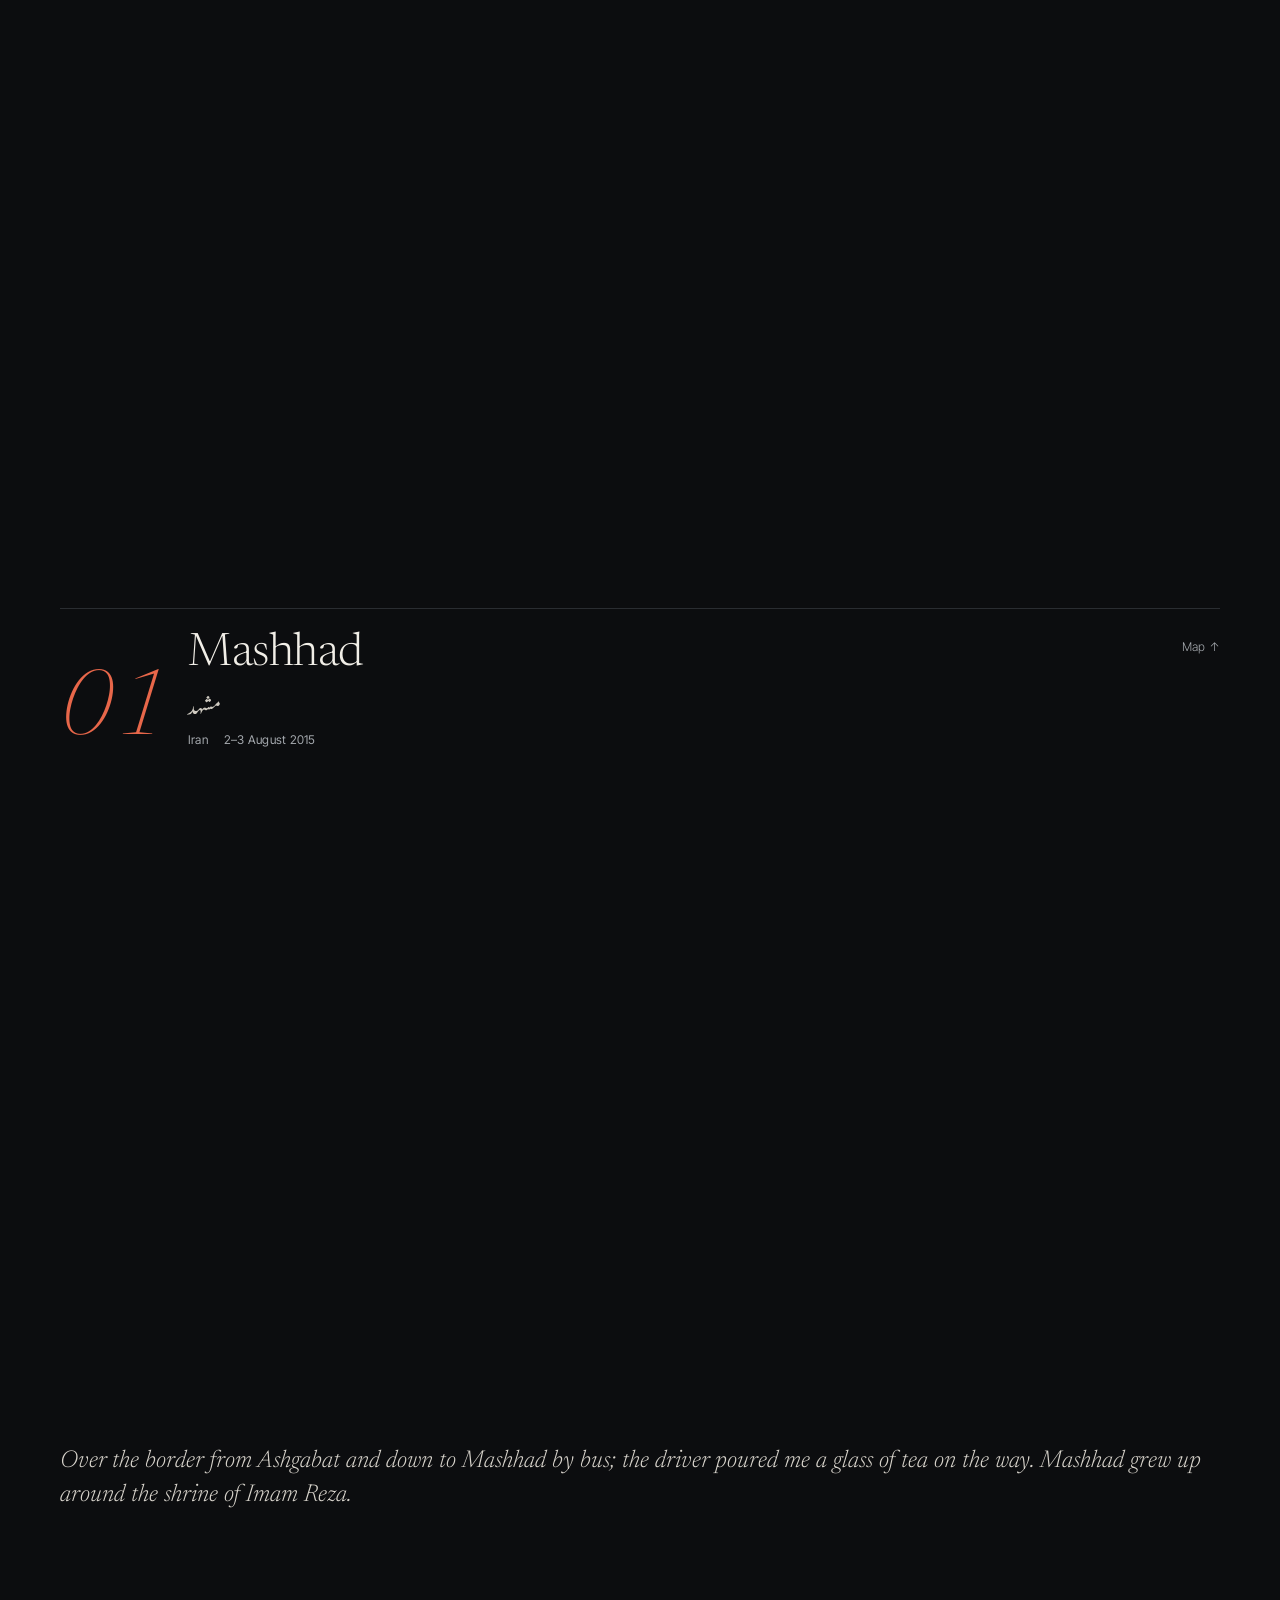
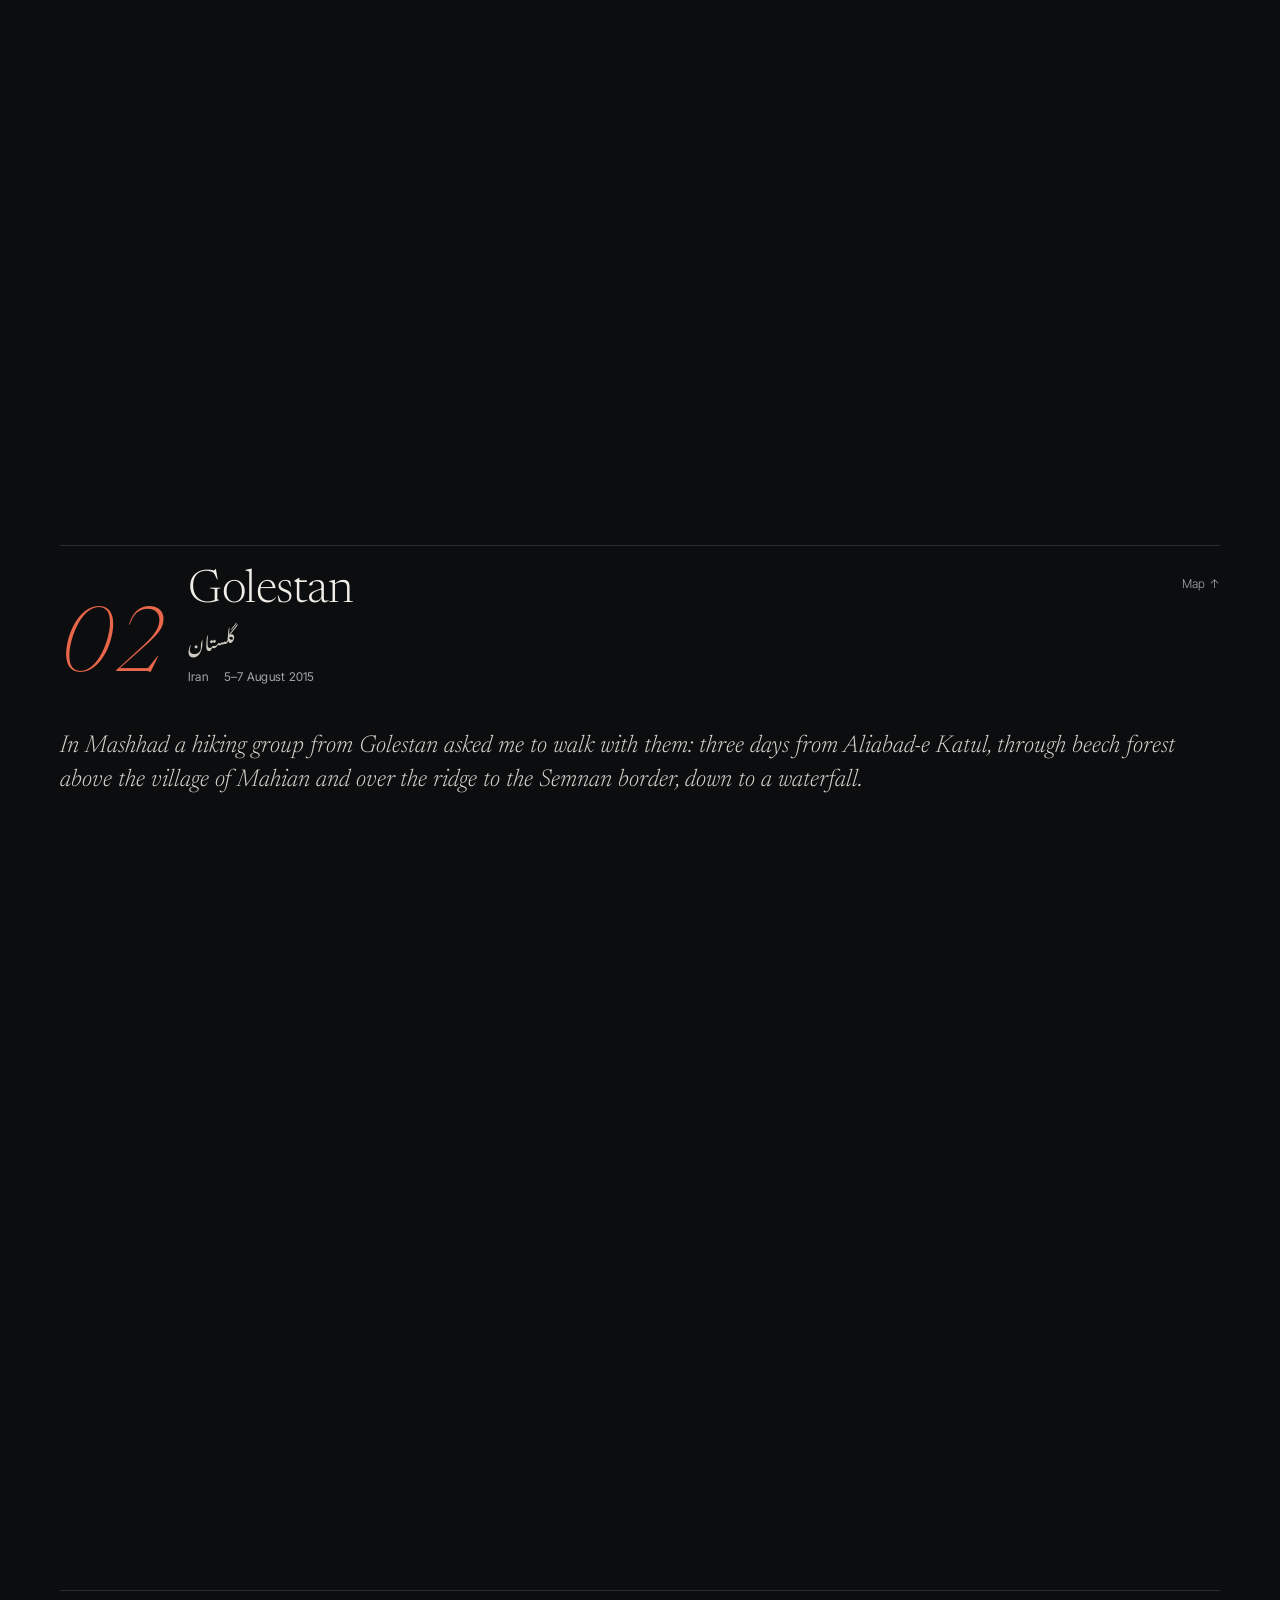
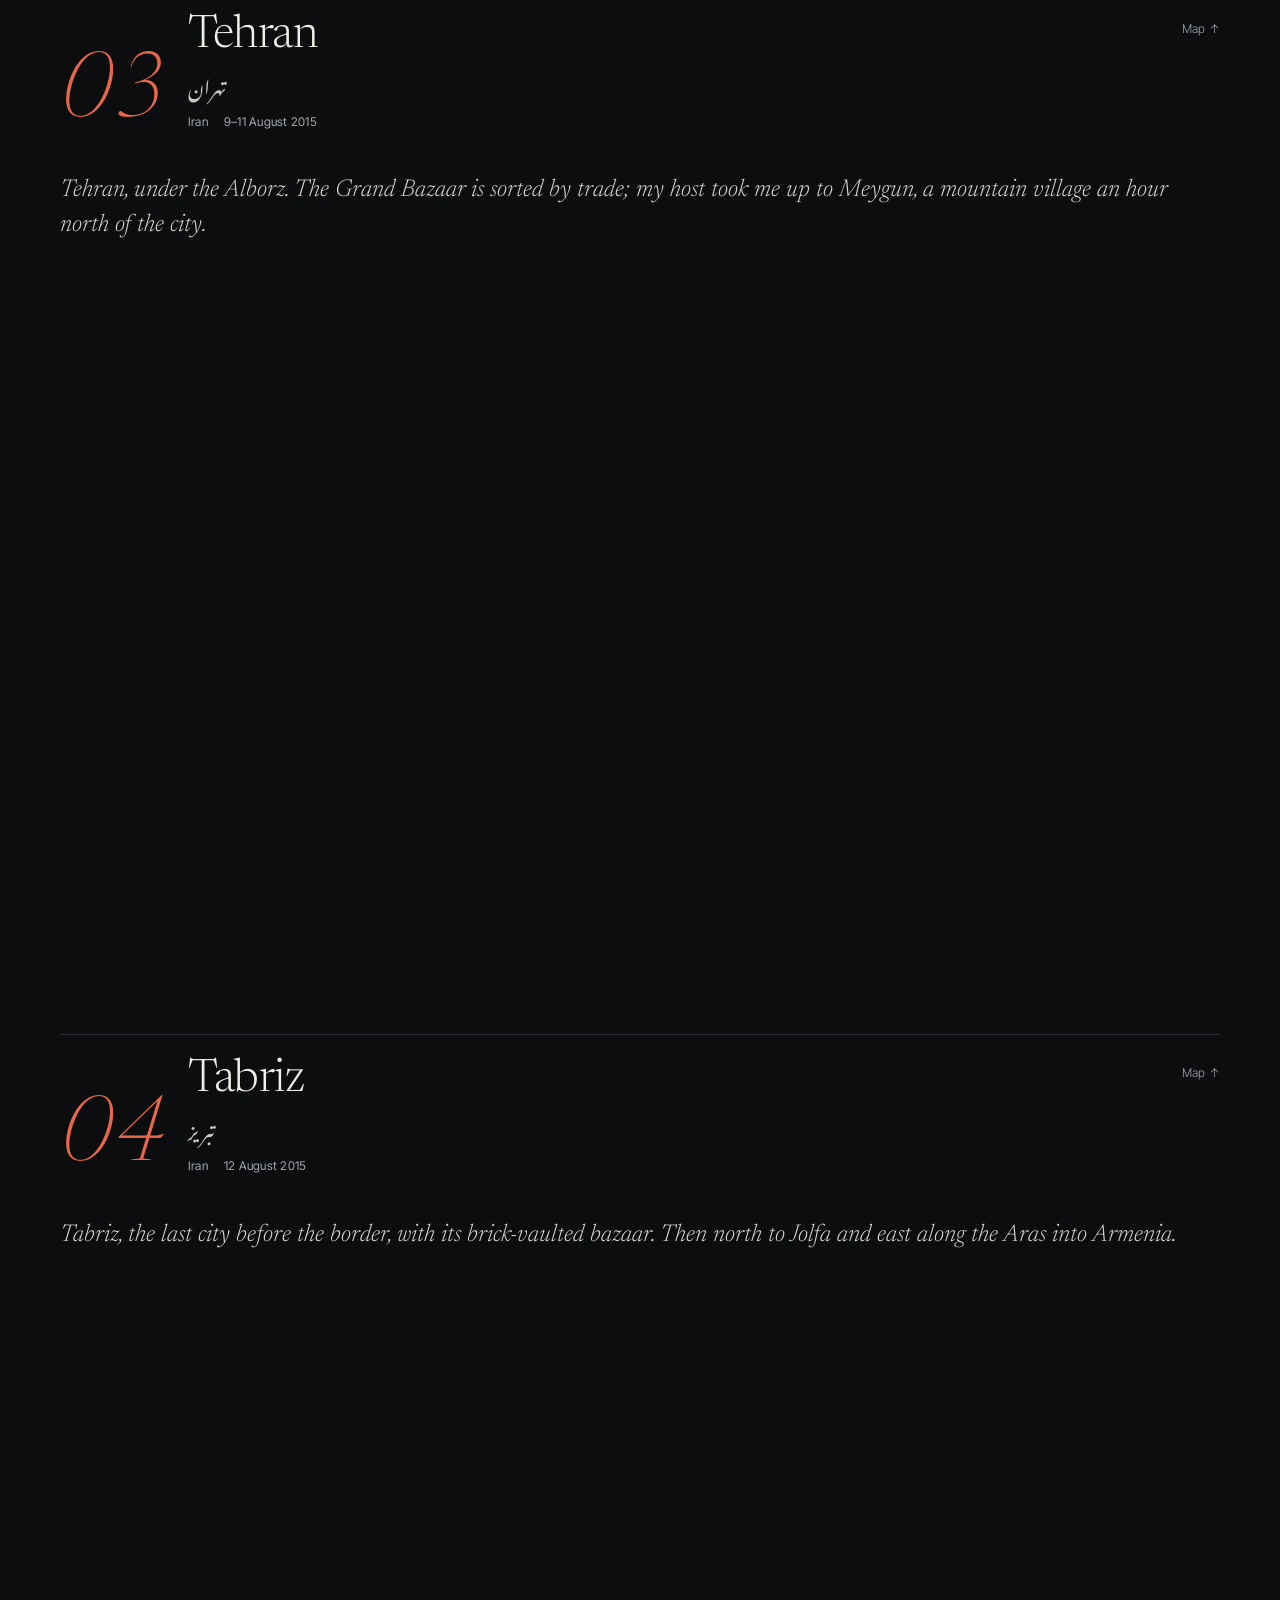
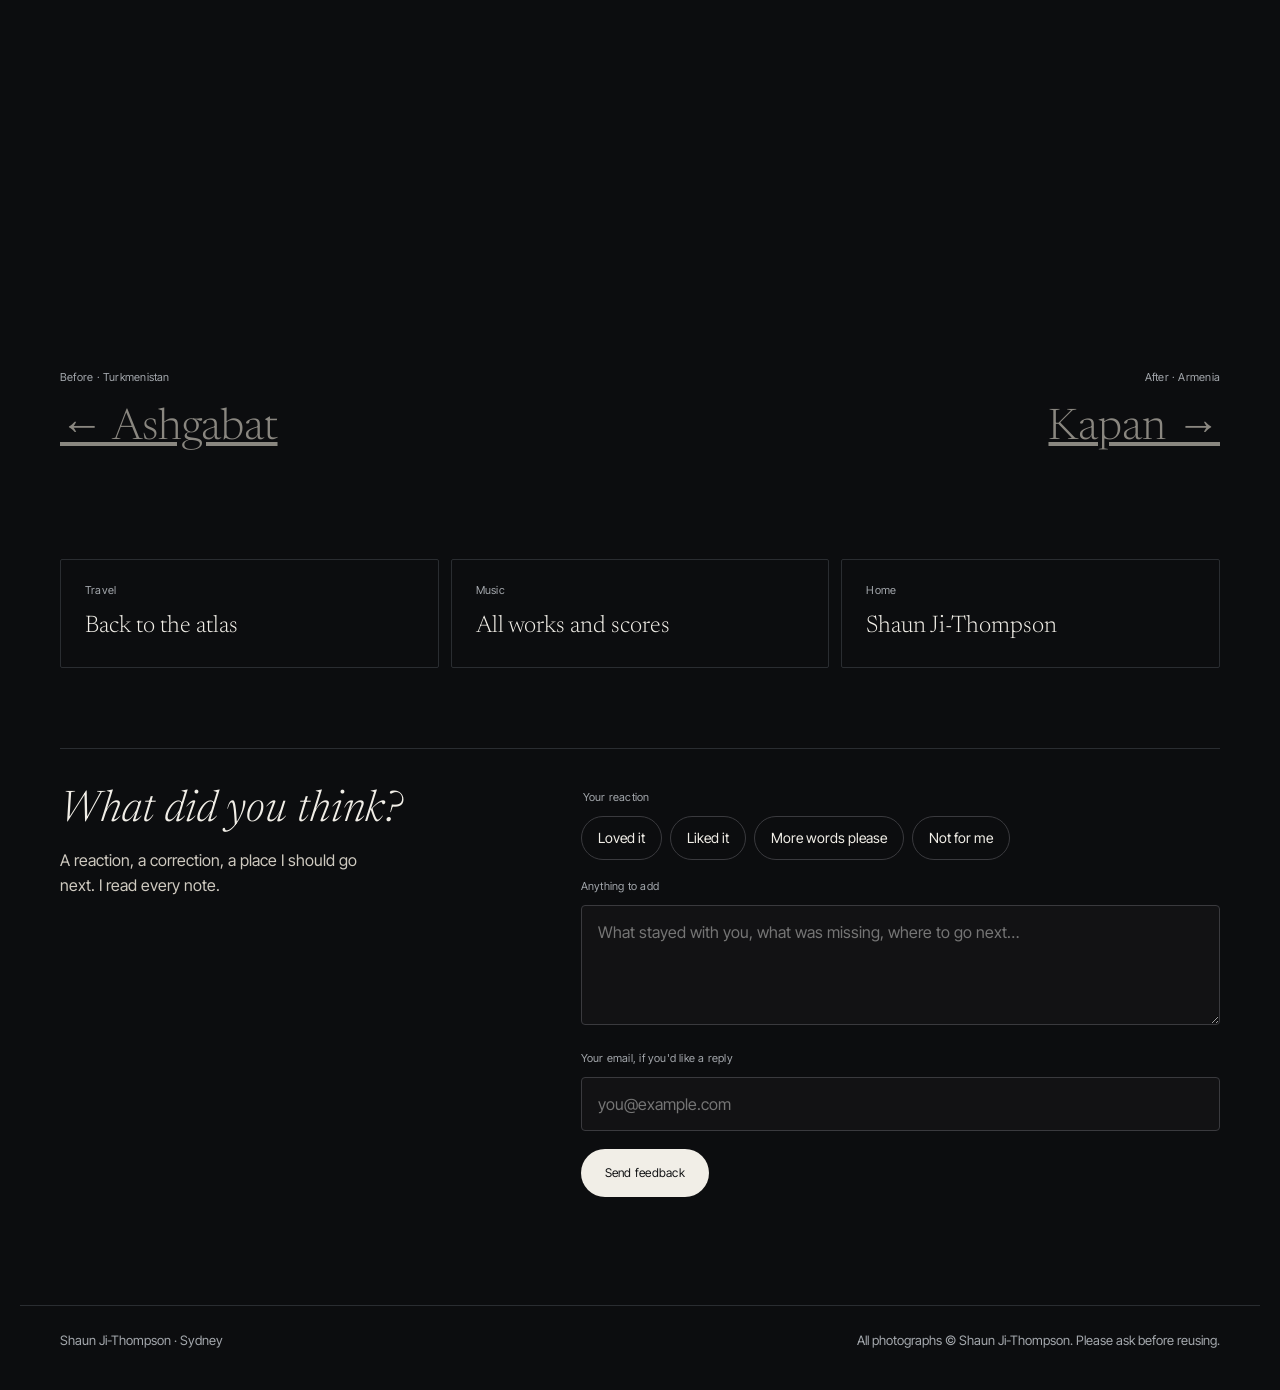
<file: iran-2015.html>
<!doctype html>
<html lang="en">
<head>
<meta charset="utf-8">
<meta name="viewport" content="width=device-width, initial-scale=1">
<title>Iran, August 2015 — Shaun Ji-Thompson</title>
<meta name="description" content="Photos from Iran in August 2015: Mashhad, a three-day walk in Golestan, Tehran and Tabriz, on the overland route from Ashgabat to Armenia.">
<link rel="canonical" href="https://shaunjithompson.github.io/two-worlds/iran-2015.html">
<meta property="og:type" content="article">
<meta property="og:site_name" content="Shaun Ji-Thompson">
<meta property="og:title" content="Iran — from Mashhad to Tabriz">
<meta property="og:description" content="Photos from Iran in August 2015: Mashhad, a three-day walk in Golestan, Tehran and Tabriz, on the overland route from Ashgabat to Armenia.">
<meta property="og:url" content="https://shaunjithompson.github.io/two-worlds/iran-2015.html">
<meta property="og:image" content="https://shaunjithompson.github.io/two-worlds/assets/tehran-cover.jpg">
<meta name="twitter:card" content="summary_large_image">
<script type="application/ld+json">{"@context": "https://schema.org", "@type": "Article", "headline": "Iran — from Mashhad to Tabriz", "description": "Photos from Iran in August 2015: Mashhad, a three-day walk in Golestan, Tehran and Tabriz, on the overland route from Ashgabat to Armenia.", "image": "https://shaunjithompson.github.io/two-worlds/assets/tehran-cover.jpg", "datePublished": "2026-11-18", "author": {"@type": "Person", "name": "Shaun Ji-Thompson", "url": "https://shaunjithompson.github.io/two-worlds/"}, "about": {"@type": "Place", "name": "Iran"}, "mainEntityOfPage": "https://shaunjithompson.github.io/two-worlds/iran-2015.html"}</script>
<link rel="preconnect" href="https://fonts.googleapis.com">
<link rel="preconnect" href="https://fonts.gstatic.com" crossorigin>
<link href="https://fonts.googleapis.com/css2?family=Newsreader:ital,opsz,wght@0,6..72,200;0,6..72,300;0,6..72,400;0,6..72,500;1,6..72,200;1,6..72,300;1,6..72,400&family=Inter+Tight:wght@400;500;600&family=IBM+Plex+Mono:wght@400;500&family=Noto+Nastaliq+Urdu:wght@400;500&display=swap" rel="stylesheet">
<link rel="stylesheet" href="css/base.css">
<link rel="stylesheet" href="css/essay.css">
<style>
:root { --native-font: 'Noto Nastaliq Urdu', 'Noto Naskh Arabic', serif; --map-ratio: 1600 / 855; }
/* the full Iran plate drawn larger; the frame shows the north (y 0–56% of the plate), where the route runs */
.stage { inset: auto; width: 100%; height: 178.57%; left: 0; top: 0; }
/* Nastaliq sits tall: give Persian names room */
[lang="fa"] { line-height: 2; }
</style>
<script>document.documentElement.classList.add('js')</script>
</head>
<body data-native-lang="fa" data-mini="7.5 -15.6 76.0 69.7" data-feedback-subject="Iran, 2015">
<a class="skip" href="#content">Skip to the essay</a>
<div class="progress" id="progress" aria-hidden="true"></div>

<header class="wrap nav">
  <div class="tw-brandrow"><a class="tw-back" href="index.html#back" data-back><svg aria-hidden="true" width="16" height="16" viewBox="0 0 24 24" fill="none" stroke="currentColor" stroke-width="1.6" stroke-linecap="round" stroke-linejoin="round"><path d="M19 12H5M11 6l-6 6 6 6"/></svg>Back</a><a class="brand" href="index.html">Shaun Ji-Thompson</a></div>
  <nav class="nav-links" aria-label="Primary">
    <a href="index.html#music">Music</a>
    <a href="index.html#travel" aria-current="page">Travel</a>
    <a href="atlas.html">Atlas</a>
    <a href="index.html#about">About</a>
  </nav>
</header>

<main id="content">
<div class="opener">
  <img class="cover" id="cover" src="assets/tehran-cover.jpg" alt="A woman in a patterned headscarf walking past blue Persian calligraphy painted on a pink wall in Tehran" width="2000" height="1125" srcset="assets/sized/tehran-cover-800.webp 800w, assets/sized/tehran-cover-1400.webp 1400w, assets/tehran-cover.jpg 2000w" sizes="100vw" fetchpriority="high">
</div>

<section class="wrap title">
  <p class="mono-keep kicker"><span class="accent">Travelled <span data-k="date">August 2015</span></span></p>
  <h1 data-k="title">Iran</h1>
  <p class="native" lang="fa" data-k="titleNative">ایران</p>
  <p class="subtitle" data-k="subtitle">from Mashhad to Tabriz</p>
  <div class="deck">
    <p class="standfirst" data-k="standfirst">Photos from Iran in August 2015, on the overland route from Turkmenistan to Armenia: Mashhad, three days walking in Golestan, Tehran and Tabriz.</p>
    <dl class="facts">
      <div><dt>Stops</dt><dd id="stop-count">4</dd></div>
      <div class="span"><dt>Route</dt><dd id="stop-list">Mashhad · Golestan · Tehran · Tabriz</dd></div>
      <div class="span"><dt>Photographs</dt><dd>Shaun Ji-Thompson</dd></div>
    </dl>
  </div>
</section>

<section class="wrap route" id="route" aria-labelledby="route-h">
  <div class="sec-head"><h2 id="route-h">The route</h2><span class="mono" aria-hidden="true">Tap a stop to jump to it</span></div>
  <div class="map-card reveal">
    <p class="sr-only" id="map-desc">Dot map of Iran and its neighbours, with Iran's land borders. Tehran is marked as the capital. A faint line comes down from Ashgabat in Turkmenistan to Mashhad; the route runs west along the Alborz to Golestan, on to Tehran, then north-west to Tabriz, and a faint line continues to Jolfa on the Aras and into Armenia.</p>
    <div class="map" role="group" aria-label="Route map" aria-describedby="map-desc">
      <div class="stage">
      <img src="assets/iran-map.png" alt="" width="1600" height="1527">
      <svg aria-hidden="true" viewBox="0 0 100 100" preserveAspectRatio="none">
        <defs><clipPath id="home-land" clipPathUnits="userSpaceOnUse"><polygon points="2.50,7.45 6.50,5.59 10.00,10.25 15.00,10.56 22.00,6.21 24.50,13.67 27.00,13.67 30.00,19.26 34.00,21.74 40.00,23.61 47.50,22.98 52.50,20.50 59.50,16.15 69.00,14.91 78.50,19.26 84.50,24.85 88.50,24.85 87.50,31.06 85.50,43.48 87.00,56.53 91.00,57.77 91.50,60.88 87.00,66.47 89.50,70.19 95.50,77.03 99.00,83.86 96.50,86.97 90.50,95.66 80.00,94.42 69.00,91.94 67.00,83.86 64.00,83.24 56.50,87.59 50.00,85.72 45.00,82.00 39.50,78.89 35.50,70.82 33.00,65.22 27.50,63.36 25.50,66.47 22.50,65.85 21.00,59.63 21.00,57.15 17.50,53.42 13.00,47.83 10.00,41.62 10.50,37.89 7.50,34.17 13.00,30.44 9.50,28.57 6.50,21.12 3.50,16.77 5.00,14.29"/></clipPath></defs>
        <image class="home-land" href="assets/iran-map.png" x="0" y="0" width="100" height="100" preserveAspectRatio="none" clip-path="url(#home-land)"/>
        <g fill="none" stroke-linejoin="round" stroke-linecap="round">
          <path id="borders" d="M22.50 65.85 L21.00 59.63 L21.00 57.15 L17.50 53.42 L13.00 47.83 L10.00 41.62 L10.50 37.89 L7.50 34.17 L13.00 30.44 L9.50 28.57 L6.50 21.12 L3.50 16.77 L5.00 14.29 L2.50 7.45 L6.50 5.59 L10.00 10.25 L15.00 10.56 L22.00 6.21 L24.50 13.67 L27.00 13.67 M52.50 20.50 L59.50 16.15 L69.00 14.91 L78.50 19.26 L84.50 24.85 L88.50 24.85 L87.50 31.06 L85.50 43.48 L87.00 56.53 L91.00 57.77 L91.50 60.88 L87.00 66.47 L89.50 70.19 L95.50 77.03 L99.00 83.86 L96.50 86.97 L90.50 95.66 M10.00 10.25 L7.50 5.59 L6.50 5.59 M15.00 10.56 L15.00 6.21 L11.50 2.48 M88.50 24.85 L95.00 32.92 L100.00 31.06" stroke="#121417" stroke-width="5" vector-effect="non-scaling-stroke"/>
          <use href="#borders" stroke="#6A7078" stroke-width="1.2" stroke-dasharray="2 4" vector-effect="non-scaling-stroke"/>
          <path d="M74.40 16.46 L74.60 18.64 L80.50 26.71 M13.95 15.65 L11.00 13.04 L10.50 10.31 L13.10 10.68 L14.00 8.08" stroke="#E8674A" stroke-opacity="0.45" stroke-width="2" stroke-dasharray="1 5" vector-effect="non-scaling-stroke"/>
          <path id="route-line" class="march" d="M80.50 26.71 L70.00 24.85 L56.85 22.98 L56.75 24.35 L48.50 27.33 L39.45 30.50 L30.50 26.71 L25.00 24.41 L13.95 15.65" stroke="#E8674A" stroke-width="2.5" stroke-dasharray="10 7" vector-effect="non-scaling-stroke"/>
        </g>
      </svg>
      <span aria-hidden="true" class="lbl country home" style="left:52.50%;top:48.45%">Iran</span>
      <span aria-hidden="true" class="lbl country" style="left:75.50%;top:7.45%">Turkmenistan</span>
      <span aria-hidden="true" class="lbl country" style="left:94.00%;top:43.48%">Afghanistan</span>
      <span aria-hidden="true" class="lbl country" style="left:10.50%;top:49.69%">Iraq</span>
      <span aria-hidden="true" class="lbl country" style="left:8.25%;top:4.66%">Armenia</span>
      <span aria-hidden="true" class="lbl country" style="left:22.00%;top:4.66%">Azerbaijan</span>
      <span aria-hidden="true" class="lbl sea" style="left:38.50%;top:12.42%">Caspian<br>Sea</span>
      <span class="dot ctx" style="left:74.40%;top:16.46%"></span><span aria-hidden="true" class="lbl city ctx up" style="left:74.40%;top:16.46%">Ashgabat</span>
      <a class="dot stopdot" href="#stop-mashhad" data-stop="mashhad" aria-label="Mashhad: go to this stop" style="left:80.50%;top:26.71%"></a><span aria-hidden="true" class="lbl city" style="left:80.50%;top:26.71%">Mashhad</span>
      <a class="dot stopdot" href="#stop-golestan" data-stop="golestan" aria-label="Golestan: go to this stop" style="left:56.75%;top:24.35%"></a><span aria-hidden="true" class="lbl city up" style="left:56.75%;top:24.35%">Golestan</span>
      <a class="dot stopdot capital" href="#stop-tehran" data-stop="tehran" aria-label="Tehran, the capital: go to this stop" style="left:39.45%;top:30.50%"></a><span aria-hidden="true" class="lbl city cap" style="left:39.45%;top:30.50%">Tehran<span class="k">Capital</span></span>
      <a class="dot stopdot" href="#stop-tabriz" data-stop="tabriz" aria-label="Tabriz: go to this stop" style="left:13.95%;top:15.65%"></a><span aria-hidden="true" class="lbl city" style="left:13.95%;top:15.65%">Tabriz</span>
      <span class="dot ctx" style="left:10.50%;top:10.31%"></span><span aria-hidden="true" class="lbl city ctx left" style="left:10.50%;top:10.31%">Jolfa</span>
      </div>
    </div>
  </div>
</section>

<!-- PHOTO DIARY: written by tools/build.py from content/journeys/iran-2015.json (edit it in Pages CMS).
     Stops are sorted by date. 1 photo = feature / offset / inset (rotating), 2 = pair, 3+ = lead photo then pair or carousel. Stops without photos stay hidden. -->
<div id="diary">
<!-- diary:start -->
<section class="plate wrap lead" id="stop-mashhad" data-stop="mashhad" data-name="Mashhad" data-native="مشهد"><header class="plate-head"><span class="num">01</span><div class="place"><h2>Mashhad</h2><a class="to-map mono" href="#route" data-stop="mashhad">Map ↑</a></div><span class="native" lang="fa">مشهد</span><span class="meta mono"><span>Iran</span><span>2–3 August 2015</span></span></header><div class="photos lead-photo reveal"><img src="assets/mashhad-01.jpg" alt="A glass of tea held up in front of a bus windscreen, the driver holding a tin of sugar cubes" width="2000" height="1125" srcset="assets/sized/mashhad-01-800.webp 800w, assets/sized/mashhad-01-1400.webp 1400w, assets/mashhad-01.jpg 2000w" sizes="100vw"></div><p class="line"><span>Over the border from Ashgabat and down to Mashhad by bus; the driver poured me a glass of tea on the way. Mashhad grew up around the shrine of Imam Reza.</span></p><div class="photos rest pair-grid reveal"><img src="assets/mashhad-02.jpg" alt="Tiled arcades of the Imam Reza shrine in Mashhad, pilgrims crossing the marble courtyard" width="2000" height="1500" srcset="assets/sized/mashhad-02-800.webp 800w, assets/sized/mashhad-02-1400.webp 1400w, assets/mashhad-02.jpg 2000w" sizes="100vw" loading="lazy" decoding="async"><img src="assets/mashhad-03.jpg" alt="Round and long flatbreads hanging in a Mashhad bakery window, a baker behind" width="2000" height="1125" srcset="assets/sized/mashhad-03-800.webp 800w, assets/sized/mashhad-03-1400.webp 1400w, assets/mashhad-03.jpg 2000w" sizes="100vw" loading="lazy" decoding="async"></div></section>
<section class="plate wrap lead" id="stop-golestan" data-stop="golestan" data-name="Golestan" data-native="گلستان"><header class="plate-head"><span class="num">02</span><div class="place"><h2>Golestan</h2><a class="to-map mono" href="#route" data-stop="golestan">Map ↑</a></div><span class="native" lang="fa">گلستان</span><span class="meta mono"><span>Iran</span><span>5–7 August 2015</span></span></header><div class="photos lead-photo reveal"><img src="assets/golestan-01.jpg" alt="A horse grazing on a rocky slope above forested valleys" width="2000" height="1125" srcset="assets/sized/golestan-01-800.webp 800w, assets/sized/golestan-01-1400.webp 1400w, assets/golestan-01.jpg 2000w" sizes="100vw" loading="lazy" decoding="async"></div><p class="line"><span>In Mashhad a hiking group from Golestan asked me to walk with them: three days from Aliabad-e Katul, through beech forest above the village of Mahian and over the ridge to the Semnan border, down to a waterfall.</span></p><div class="rest"><div class="carousel reveal"><div class="track" tabindex="0" role="group" aria-label="Golestan photos, scroll sideways"><figure><img src="assets/golestan-02.jpg" alt="Saffron chicken kebab pulled off a flat skewer into bread" width="2000" height="1125" srcset="assets/sized/golestan-02-800.webp 800w, assets/sized/golestan-02-1400.webp 1400w, assets/golestan-02.jpg 2000w" sizes="100vw" loading="lazy" decoding="async"></figure><figure><img src="assets/golestan-03.jpg" alt="A mud-and-timber house and an old blue pickup in Mahian" width="1125" height="2000" srcset="assets/sized/golestan-03-800.webp 800w, assets/golestan-03.jpg 1125w" sizes="100vw" loading="lazy" decoding="async"></figure><figure><img src="assets/golestan-04.jpg" alt="Sheep grazing above the village of Mahian at dusk" width="2000" height="1125" srcset="assets/sized/golestan-04-800.webp 800w, assets/sized/golestan-04-1400.webp 1400w, assets/golestan-04.jpg 2000w" sizes="100vw" loading="lazy" decoding="async"></figure><figure><img src="assets/golestan-05.jpg" alt="A dead tree on a dry upland slope, forested hills behind" width="1125" height="2000" srcset="assets/sized/golestan-05-800.webp 800w, assets/golestan-05.jpg 1125w" sizes="100vw" loading="lazy" decoding="async"></figure><figure><img src="assets/golestan-06.jpg" alt="Low sun through beech trunks" width="2000" height="1125" srcset="assets/sized/golestan-06-800.webp 800w, assets/sized/golestan-06-1400.webp 1400w, assets/golestan-06.jpg 2000w" sizes="100vw" loading="lazy" decoding="async"></figure><figure><img src="assets/golestan-07.jpg" alt="A waterfall dropping down a limestone cliff into a pool, forest around it" width="1125" height="2000" srcset="assets/sized/golestan-07-800.webp 800w, assets/golestan-07.jpg 1125w" sizes="100vw" loading="lazy" decoding="async"></figure></div><div class="c-ctrl" hidden><span class="mono count">1 / 6</span><span class="c-btns"><button type="button" class="prev" aria-label="Previous photo">←</button><button type="button" class="next" aria-label="Next photo">→</button></span></div></div></div></section>
<section class="plate wrap lead" id="stop-tehran" data-stop="tehran" data-name="Tehran" data-native="تهران"><header class="plate-head"><span class="num">03</span><div class="place"><h2>Tehran</h2><a class="to-map mono" href="#route" data-stop="tehran">Map ↑</a></div><span class="native" lang="fa">تهران</span><span class="meta mono"><span>Iran</span><span>9–11 August 2015</span></span></header><div class="photos lead-photo reveal"><img src="assets/tehran-04.jpg" alt="A woman in a patterned headscarf walking past blue Persian calligraphy painted on a pink wall" width="2000" height="1125" srcset="assets/sized/tehran-04-800.webp 800w, assets/sized/tehran-04-1400.webp 1400w, assets/tehran-04.jpg 2000w" sizes="100vw" loading="lazy" decoding="async"></div><p class="line"><span>Tehran, under the Alborz. The Grand Bazaar is sorted by trade; my host took me up to Meygun, a mountain village an hour north of the city.</span></p><div class="rest"><div class="carousel reveal"><div class="track" tabindex="0" role="group" aria-label="Tehran photos, scroll sideways"><figure><img src="assets/tehran-01.jpg" alt="Expressway traffic and apartment blocks with the Alborz mountains behind" width="2000" height="1125" srcset="assets/sized/tehran-01-800.webp 800w, assets/sized/tehran-01-1400.webp 1400w, assets/tehran-01.jpg 2000w" sizes="100vw" loading="lazy" decoding="async"></figure><figure><img src="assets/tehran-02.jpg" alt="A covered lane of the Tehran Grand Bazaar, tiled shop signs over a shoe shop" width="2000" height="1125" srcset="assets/sized/tehran-02-800.webp 800w, assets/sized/tehran-02-1400.webp 1400w, assets/tehran-02.jpg 2000w" sizes="100vw" loading="lazy" decoding="async"></figure><figure><img src="assets/tehran-03.jpg" alt="Villas and building frames in a valley among bare mountains at Meygun" width="2000" height="1125" srcset="assets/sized/tehran-03-800.webp 800w, assets/sized/tehran-03-1400.webp 1400w, assets/tehran-03.jpg 2000w" sizes="100vw" loading="lazy" decoding="async"></figure></div><div class="c-ctrl" hidden><span class="mono count">1 / 3</span><span class="c-btns"><button type="button" class="prev" aria-label="Previous photo">←</button><button type="button" class="next" aria-label="Next photo">→</button></span></div></div></div></section>
<section class="plate wrap lead" id="stop-tabriz" data-stop="tabriz" data-name="Tabriz" data-native="تبریز"><header class="plate-head"><span class="num">04</span><div class="place"><h2>Tabriz</h2><a class="to-map mono" href="#route" data-stop="tabriz">Map ↑</a></div><span class="native" lang="fa">تبریز</span><span class="meta mono"><span>Iran</span><span>12 August 2015</span></span></header><div class="photos lead-photo reveal"><img src="assets/tabriz-01.jpg" alt="A shop wall of framed woven carpet pictures of flowers and a mosque" width="2000" height="1125" srcset="assets/sized/tabriz-01-800.webp 800w, assets/sized/tabriz-01-1400.webp 1400w, assets/tabriz-01.jpg 2000w" sizes="100vw" loading="lazy" decoding="async"></div><p class="line"><span>Tabriz, the last city before the border, with its brick-vaulted bazaar. Then north to Jolfa and east along the Aras into Armenia.</span></p><div class="rest"><div class="carousel reveal"><div class="track" tabindex="0" role="group" aria-label="Tabriz photos, scroll sideways"><figure><img src="assets/tabriz-02.jpg" alt="A man in a white shirt walking past a parked bicycle and an arched doorway" width="1125" height="2000" srcset="assets/sized/tabriz-02-800.webp 800w, assets/tabriz-02.jpg 1125w" sizes="100vw" loading="lazy" decoding="async"></figure><figure><img src="assets/tabriz-03.jpg" alt="A brick-vaulted lane of the Tabriz bazaar hung with coloured lanterns, a man carrying shopping" width="1125" height="2000" srcset="assets/sized/tabriz-03-800.webp 800w, assets/tabriz-03.jpg 1125w" sizes="100vw" loading="lazy" decoding="async"></figure><figure><img src="assets/tabriz-04.jpg" alt="An empty road crossing a dry plain towards mountains" width="2000" height="1125" srcset="assets/sized/tabriz-04-800.webp 800w, assets/sized/tabriz-04-1400.webp 1400w, assets/tabriz-04.jpg 2000w" sizes="100vw" loading="lazy" decoding="async"></figure></div><div class="c-ctrl" hidden><span class="mono count">1 / 3</span><span class="c-btns"><button type="button" class="prev" aria-label="Previous photo">←</button><button type="button" class="next" aria-label="Next photo">→</button></span></div></div></div></section>
<!-- diary:end -->
</div>



<nav class="wrap leg" aria-label="The rest of the leg">
  <div id="before"><span class="mono">Before · Turkmenistan</span><a class="serif" href="turkmenistan-2015.html">← Ashgabat</a></div>
  <div id="after"><span class="mono">After · Armenia</span><a class="serif" href="armenia-2015.html">Kapan →</a></div>
</nav>

<nav class="wrap more" aria-label="More from Two Worlds">
  <a href="atlas.html#place-iran"><span class="mono">Travel</span><span class="serif">Back to the atlas</span></a>
  <a href="index.html#music"><span class="mono">Music</span><span class="serif">All works and scores</span></a>
  <a href="index.html"><span class="mono">Home</span><span class="serif">Shaun Ji-Thompson</span></a>
</nav>

<section class="wrap feedback" aria-labelledby="fb-h">
  <div class="fb">
    <div>
      <h2 id="fb-h">What did you think?</h2>
      <p class="intro">A reaction, a correction, a place I should go next. I read every note.</p>
    </div>
    <form id="fb-form" data-endpoint="" data-email="shaunjithompson@gmail.com" novalidate>
      <input type="hidden" name="page" value="Iran, August 2015">
      <fieldset>
        <legend>Your reaction</legend>
        <div class="chips">
          <label><input type="radio" name="rating" value="Loved it"><span>Loved it</span></label>
          <label><input type="radio" name="rating" value="Liked it"><span>Liked it</span></label>
          <label><input type="radio" name="rating" value="More words please"><span>More words please</span></label>
          <label><input type="radio" name="rating" value="Not for me"><span>Not for me</span></label>
        </div>
      </fieldset>
      <div><label for="fb-msg">Anything to add</label><textarea id="fb-msg" name="message" placeholder="What stayed with you, what was missing, where to go next…"></textarea></div>
      <div><label for="fb-email">Your email, if you'd like a reply</label><input id="fb-email" type="email" name="email" autocomplete="email" placeholder="you@example.com"></div>
      <button class="btn send" type="submit">Send feedback</button>
      <p class="status mono" id="fb-status" role="status" aria-live="polite"></p>
    </form>
  </div>
</section>
</main>

<footer class="wrap fine">
  <span>Shaun Ji-Thompson · Sydney</span>
  <span>All photographs © Shaun Ji-Thompson. Please ask before reusing.</span>
</footer>

<script src="js/essay.js"></script>
<script src="js/back.js"></script>
</body>
</html>
</file>
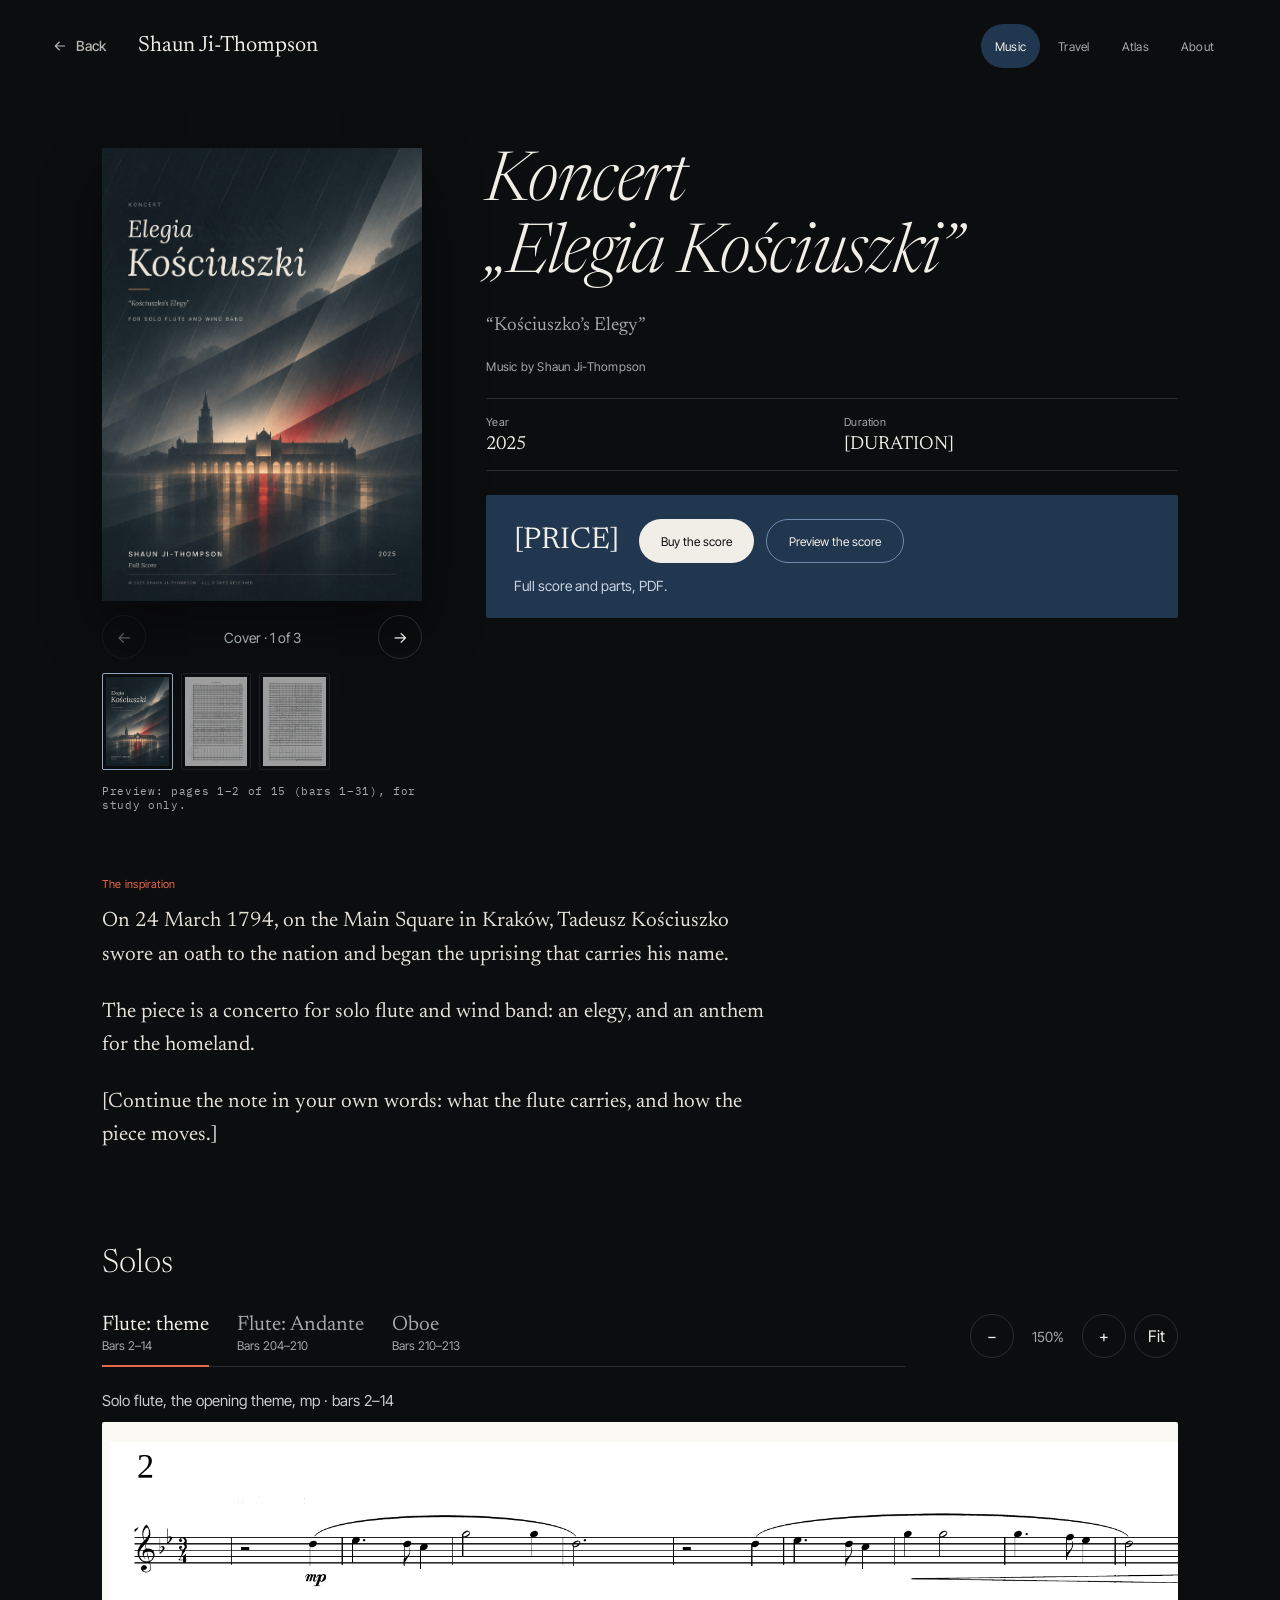
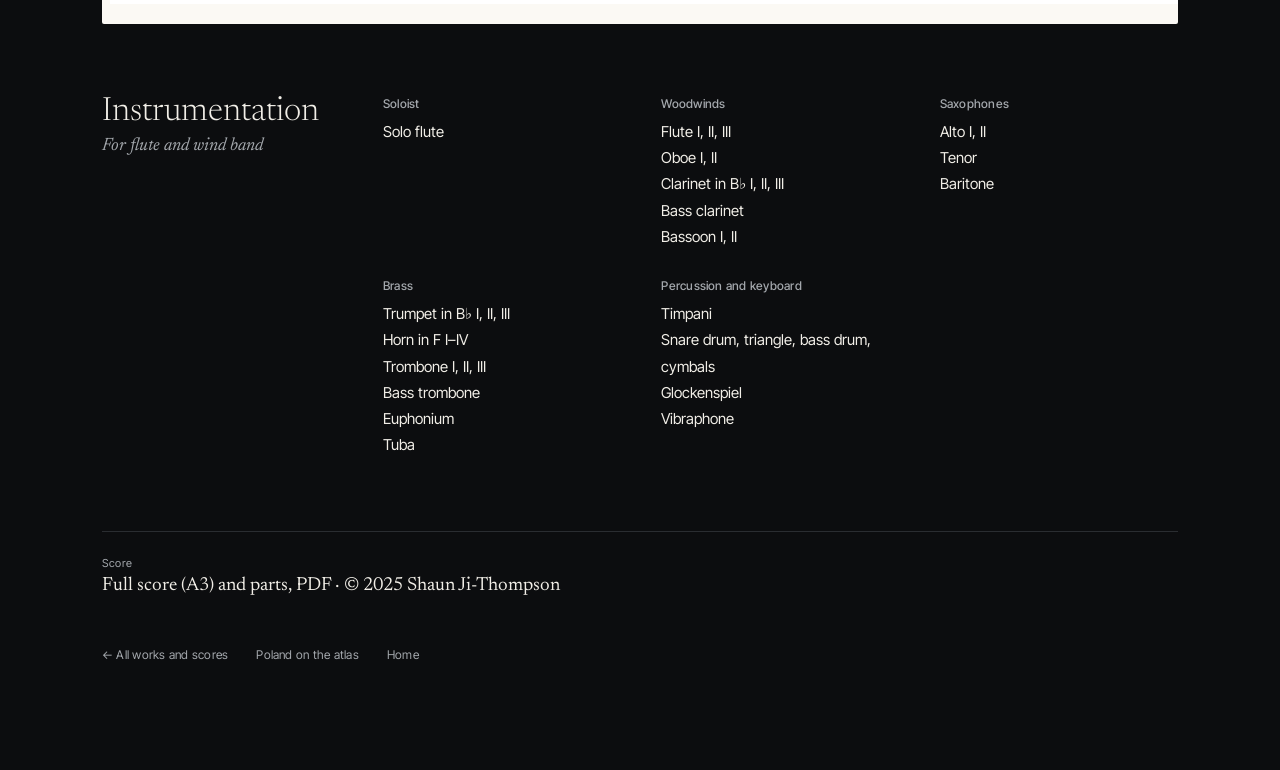
<file: koncert-elegia-kosciuszki.html>
<!doctype html>
<html lang="en">
<head>
<meta charset="utf-8">
<meta name="viewport" content="width=device-width, initial-scale=1">
<title>Koncert „Elegia Kościuszki”, for flute and wind band — score by Shaun Ji-Thompson</title>
<meta name="description" content="Koncert „Elegia Kościuszki” (2025), for flute and wind band, by Shaun Ji-Thompson. An elegy for solo flute and wind band for Tadeusz Kościuszko, the Polish general who fought in the American and Polish wars of independence.">
<link rel="canonical" href="https://shaunjithompson.github.io/two-worlds/koncert-elegia-kosciuszki.html">
<meta property="og:type" content="music.song">
<meta property="og:site_name" content="Shaun Ji-Thompson">
<meta property="og:title" content="Koncert „Elegia Kościuszki” — score for flute and wind band">
<meta property="og:description" content="Koncert „Elegia Kościuszki” (2025), for flute and wind band, by Shaun Ji-Thompson. An elegy for solo flute and wind band for Tadeusz Kościuszko, the Polish general who fought in the American and Polish wars of independence.">
<meta property="og:url" content="https://shaunjithompson.github.io/two-worlds/koncert-elegia-kosciuszki.html">
<meta property="og:image" content="https://shaunjithompson.github.io/two-worlds/assets/kosciuszko-cover-wide.jpg">
<meta name="twitter:card" content="summary_large_image">
<script type="application/ld+json">{&#34;@context&#34;: &#34;https://schema.org&#34;, &#34;@type&#34;: &#34;MusicComposition&#34;, &#34;name&#34;: &#34;Koncert „Elegia Kościuszki”&#34;, &#34;composer&#34;: {&#34;@type&#34;: &#34;Person&#34;, &#34;name&#34;: &#34;Shaun Ji-Thompson&#34;, &#34;url&#34;: &#34;https://shaunjithompson.github.io/two-worlds/&#34;}, &#34;dateCreated&#34;: &#34;2025&#34;, &#34;description&#34;: &#34;An elegy for solo flute and wind band for Tadeusz Kościuszko, the Polish general who fought in the American and Polish wars of independence.&#34;, &#34;url&#34;: &#34;https://shaunjithompson.github.io/two-worlds/koncert-elegia-kosciuszki.html&#34;, &#34;inLanguage&#34;: &#34;pl&#34;, &#34;image&#34;: &#34;https://shaunjithompson.github.io/two-worlds/assets/kosciuszko-cover-wide.jpg&#34;}</script>
<link rel="preconnect" href="https://fonts.googleapis.com">
<link rel="preconnect" href="https://fonts.gstatic.com" crossorigin>
<link href="https://fonts.googleapis.com/css2?family=Newsreader:ital,opsz,wght@0,6..72,200;0,6..72,300;0,6..72,400;0,6..72,500;1,6..72,200;1,6..72,300;1,6..72,400&family=Inter+Tight:wght@400;500;600&family=IBM+Plex+Mono:wght@400;500&display=swap" rel="stylesheet">
<link rel="stylesheet" href="css/base.css">
<link rel="stylesheet" href="css/work.css">
</head>
<body class="wide-page">
<a class="skip" href="#content">Skip to content</a>

<header class="wrap nav">
  <div class="tw-brandrow"><a class="tw-back" href="index.html#back" data-back><svg aria-hidden="true" width="16" height="16" viewBox="0 0 24 24" fill="none" stroke="currentColor" stroke-width="1.6" stroke-linecap="round" stroke-linejoin="round"><path d="M19 12H5M11 6l-6 6 6 6"/></svg>Back</a><a class="brand" href="index.html">Shaun Ji-Thompson</a></div>
  <nav class="nav-links" aria-label="Primary">
    <a href="index.html#music" aria-current="page">Music</a>
    <a href="index.html#travel">Travel</a>
    <a href="atlas.html">Atlas</a>
    <a href="index.html#about">About</a>
  </nav>
</header>

<main id="content">
<section class="wrap wide hero">
  <div class="pager" data-pager aria-label="Score preview">
    <div class="pager-view"><img data-pager-img src="assets/kosciuszko-cover.jpg" alt="Score cover: the Cloth Hall on Kraków’s Main Square at night in the rain, its arches lit and reflected on the wet stones, with a red light cutting across a storm sky" data-sizes="(min-width: 900px) 440px, 100vw" width="1414" height="2000" srcset="assets/sized/kosciuszko-cover-800.webp 800w, assets/sized/kosciuszko-cover-1400.webp 1400w, assets/kosciuszko-cover.jpg 1414w" sizes="(min-width: 900px) 440px, 100vw" fetchpriority="high"></div>
    <div class="pager-ctrl" data-pager-ctrl hidden>
      <button type="button" class="pg-btn" data-pager-prev aria-label="Previous page">←</button>
      <span class="pg-count" data-pager-count aria-live="polite">Cover · 1 of 3</span>
      <button type="button" class="pg-btn" data-pager-next aria-label="Next page">→</button>
    </div>
    <ul class="thumbs" aria-label="Score pages">
      <li><a class="thumb" href="assets/kosciuszko-cover.jpg" data-pager-thumb data-src="assets/kosciuszko-cover.jpg" data-alt="Score cover: the Cloth Hall on Kraków’s Main Square at night in the rain, its arches lit and reflected on the wet stones, with a red light cutting across a storm sky" data-label="Cover" aria-current="true"><img data-keep src="assets/kosciuszko-cover.jpg" alt="Cover" loading="lazy"></a></li>
      <li><a class="thumb" href="assets/score/kosciuszko-page-1.jpg" data-pager-thumb data-src="assets/score/kosciuszko-page-1.jpg" data-alt="Full score, page 1, bars 1 to 15, marked perusal" data-label="Page 1"><img data-keep src="assets/score/kosciuszko-page-1.jpg" alt="Page 1" loading="lazy"></a></li>
      <li><a class="thumb" href="assets/score/kosciuszko-page-2.jpg" data-pager-thumb data-src="assets/score/kosciuszko-page-2.jpg" data-alt="Full score, page 2, bars 16 to 31, marked perusal" data-label="Page 2"><img data-keep src="assets/score/kosciuszko-page-2.jpg" alt="Page 2" loading="lazy"></a></li>
    </ul>
    <p class="mono-keep pager-note">Preview: pages 1–2 of 15 (bars 1–31), for study only.</p>
  </div>

  <div class="hero-txt">
    <h1 lang="pl">Koncert<br>„Elegia Kościuszki”</h1>
    <p class="subtitles"><span lang="en">“Kościuszko’s Elegy”</span></p>
    <p class="byline">Music by Shaun Ji-Thompson</p>
    <dl class="facts">
      <div><dt>Year</dt><dd>2025</dd></div>
      <div><dt>Duration</dt><dd>[DURATION]</dd></div>
    </dl>
    <div class="buy-inline">
      <span class="amount">[PRICE]</span>
      <div class="actions">
        <a class="btn solid" href="index.html#about">Buy the score</a>
        <button type="button" class="btn line" data-pager-go="1" hidden>Preview the score</button>
      </div>
      <span class="what">Full score and parts, PDF.</span>
    </div>
  </div>
</section>

<article class="wrap note">
  <p class="mono label">The inspiration</p>
  <p>On 24 March 1794, on the Main Square in Kraków, Tadeusz Kościuszko swore an oath to the nation and began the uprising that carries his name.</p>
  <p>The piece is a concerto for solo flute and wind band: an elegy, and an anthem for the homeland.</p>
  <p>[Continue the note in your own words: what the flute carries, and how the piece moves.]</p>
</article>

<section class="wrap wide band" aria-labelledby="solos-h" data-solos>
  <h2 id="solos-h">Solos</h2>
  <div class="tabs" role="tablist" aria-label="Solo passages" data-solo-tabs hidden>
    <button type="button" role="tab" id="tab-1" aria-controls="solo-1" aria-selected="true"><span class="tab-n">Flute: theme</span><span class="tab-b">Bars 2–14</span></button>
    <button type="button" role="tab" id="tab-2" aria-controls="solo-2" aria-selected="false" tabindex="-1"><span class="tab-n">Flute: Andante</span><span class="tab-b">Bars 204–210</span></button>
    <button type="button" role="tab" id="tab-3" aria-controls="solo-3" aria-selected="false" tabindex="-1"><span class="tab-n">Oboe</span><span class="tab-b">Bars 210–213</span></button>
  </div>
  <div class="zoom" role="group" aria-label="Zoom" data-zoom hidden>
    <button type="button" data-zoom-out aria-label="Zoom out">−</button>
    <span data-zoom-label>100%</span>
    <button type="button" data-zoom-in aria-label="Zoom in">+</button>
    <button type="button" data-zoom-fit>Fit</button>
  </div>
  <figure class="solo" id="solo-1" role="tabpanel" aria-labelledby="tab-1">
    <figcaption>Solo flute, the opening theme, mp · bars 2–14</figcaption>
    <div class="solo-scroll" tabindex="0" aria-label="Flute: theme solo, scroll sideways when zoomed"><img data-keep src="assets/score/kosciuszko-solo-flute-theme.png" alt="Notation: solo flute, bars 2 to 14, the opening theme in three-four time, marked mp" loading="lazy"></div>
  </figure>
  <figure class="solo" id="solo-2" role="tabpanel" aria-labelledby="tab-2">
    <figcaption>Solo flute, Andante, mp cantabile · bars 204–210</figcaption>
    <div class="solo-scroll" tabindex="0" aria-label="Flute: Andante solo, scroll sideways when zoomed"><img data-keep src="assets/score/kosciuszko-solo-flute-cantabile.png" alt="Notation: solo flute, bars 204 to 210, entering at rehearsal T, marked mp cantabile" loading="lazy"></div>
  </figure>
  <figure class="solo" id="solo-3" role="tabpanel" aria-labelledby="tab-3">
    <figcaption>Oboe I solo, p rising to mf · bars 210–213</figcaption>
    <div class="solo-scroll" tabindex="0" aria-label="Oboe solo, scroll sideways when zoomed"><img data-keep src="assets/score/kosciuszko-solo-oboe.png" alt="Notation: Oboe I solo, bars 210 to 213, marked p then mf" loading="lazy"></div>
  </figure>
</section>

<section class="wrap wide band" aria-labelledby="inst-h">
  <div>
    <h2 id="inst-h">Instrumentation</h2>
    <p class="for">For flute and wind band</p>
  </div>
  <div class="inst">
    <div><h3 class="mono">Soloist</h3><p>Solo flute</p></div>
    <div><h3 class="mono">Woodwinds</h3><p>Flute I, II, III<br>Oboe I, II<br>Clarinet in B♭ I, II, III<br>Bass clarinet<br>Bassoon I, II</p></div>
    <div><h3 class="mono">Saxophones</h3><p>Alto I, II<br>Tenor<br>Baritone</p></div>
    <div><h3 class="mono">Brass</h3><p>Trumpet in B♭ I, II, III<br>Horn in F I–IV<br>Trombone I, II, III<br>Bass trombone<br>Euphonium<br>Tuba</p></div>
    <div><h3 class="mono">Percussion and keyboard</h3><p>Timpani<br>Snare drum, triangle, bass drum, cymbals<br>Glockenspiel<br>Vibraphone</p></div>
  </div>
</section>

<section class="wrap details" aria-label="Details">
  <dl>
    <div><dt>Score</dt><dd>Full score (A3) and parts, PDF · © 2025 Shaun Ji-Thompson</dd></div>
  </dl>
</section>
<nav class="wrap more-nav" aria-label="More from Two Worlds">
  <a href="index.html#row-kosciuszko">← All works and scores</a>
  <a href="atlas.html#place-poland">Poland on the atlas</a>
  <a href="index.html">Home</a>
</nav>
</main>

<script src="js/back.js"></script>
<script src="js/work.js"></script>
</body>
</html>
</file>
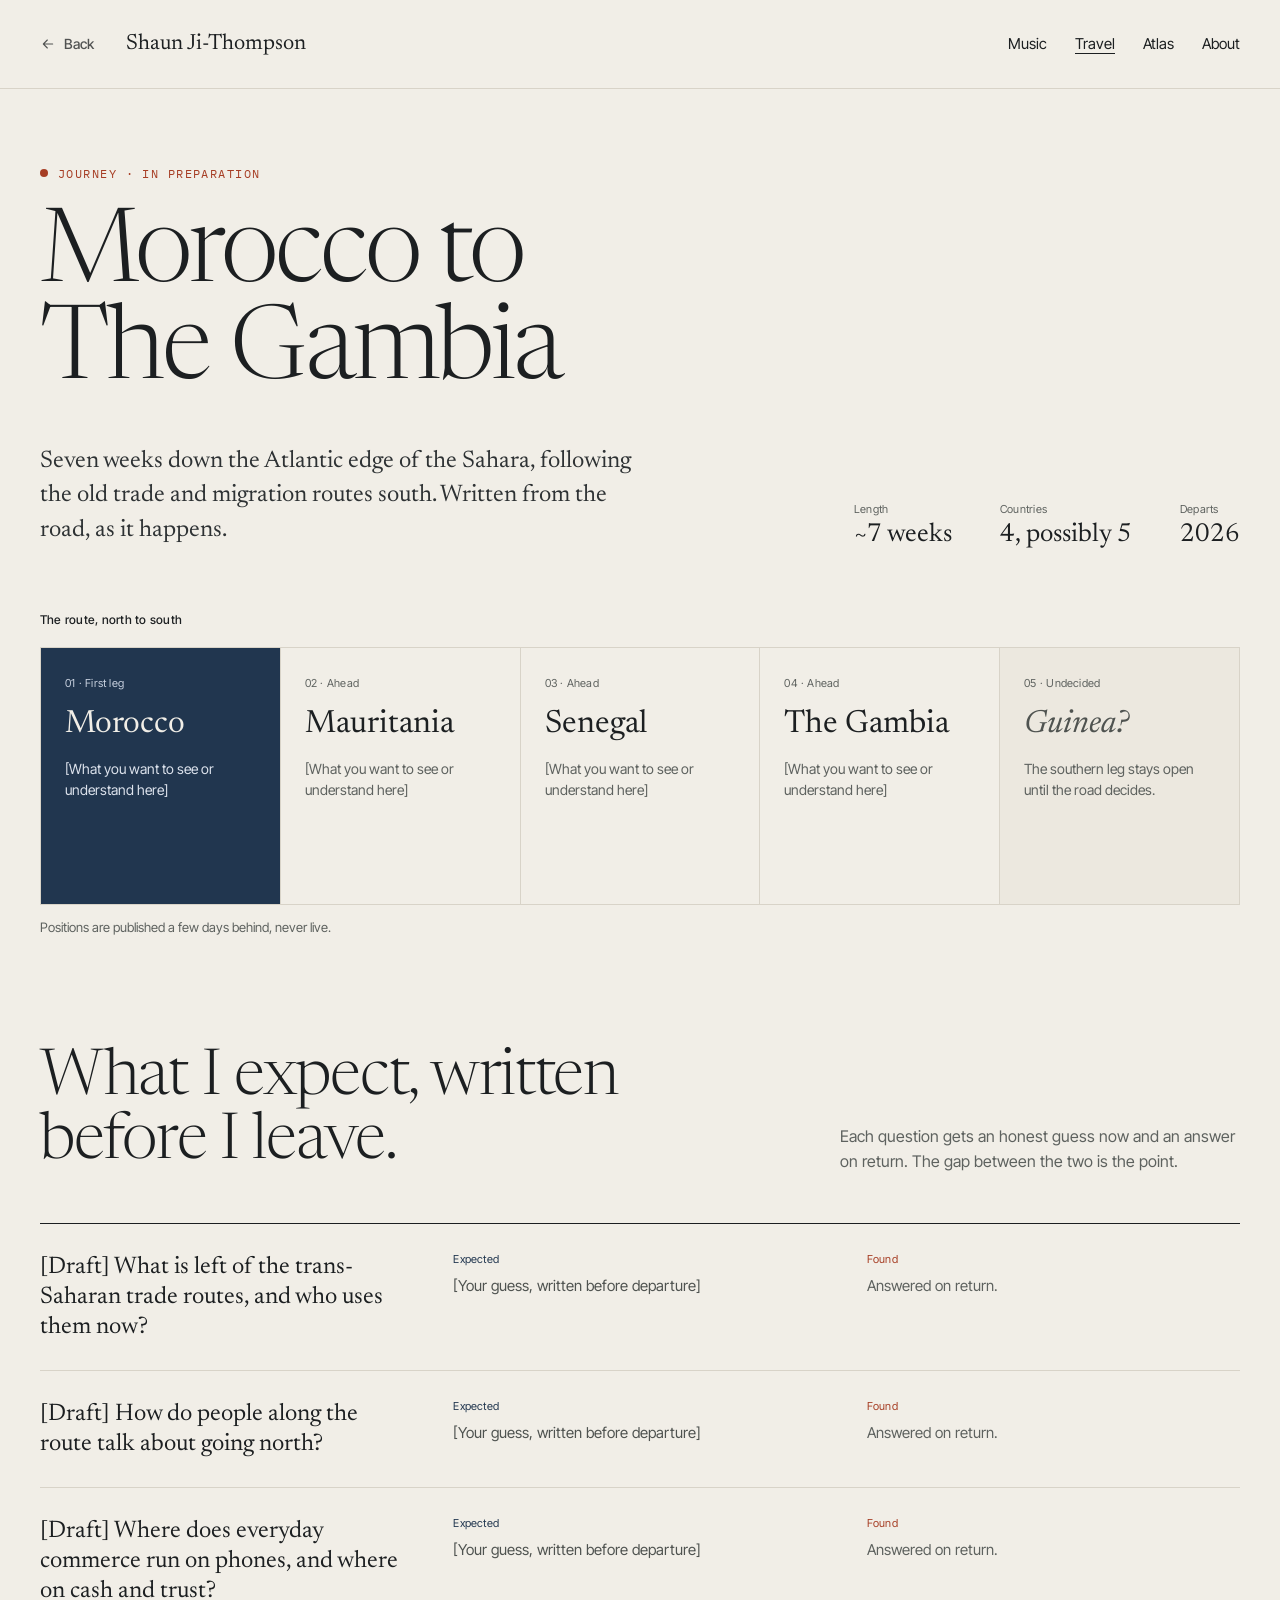
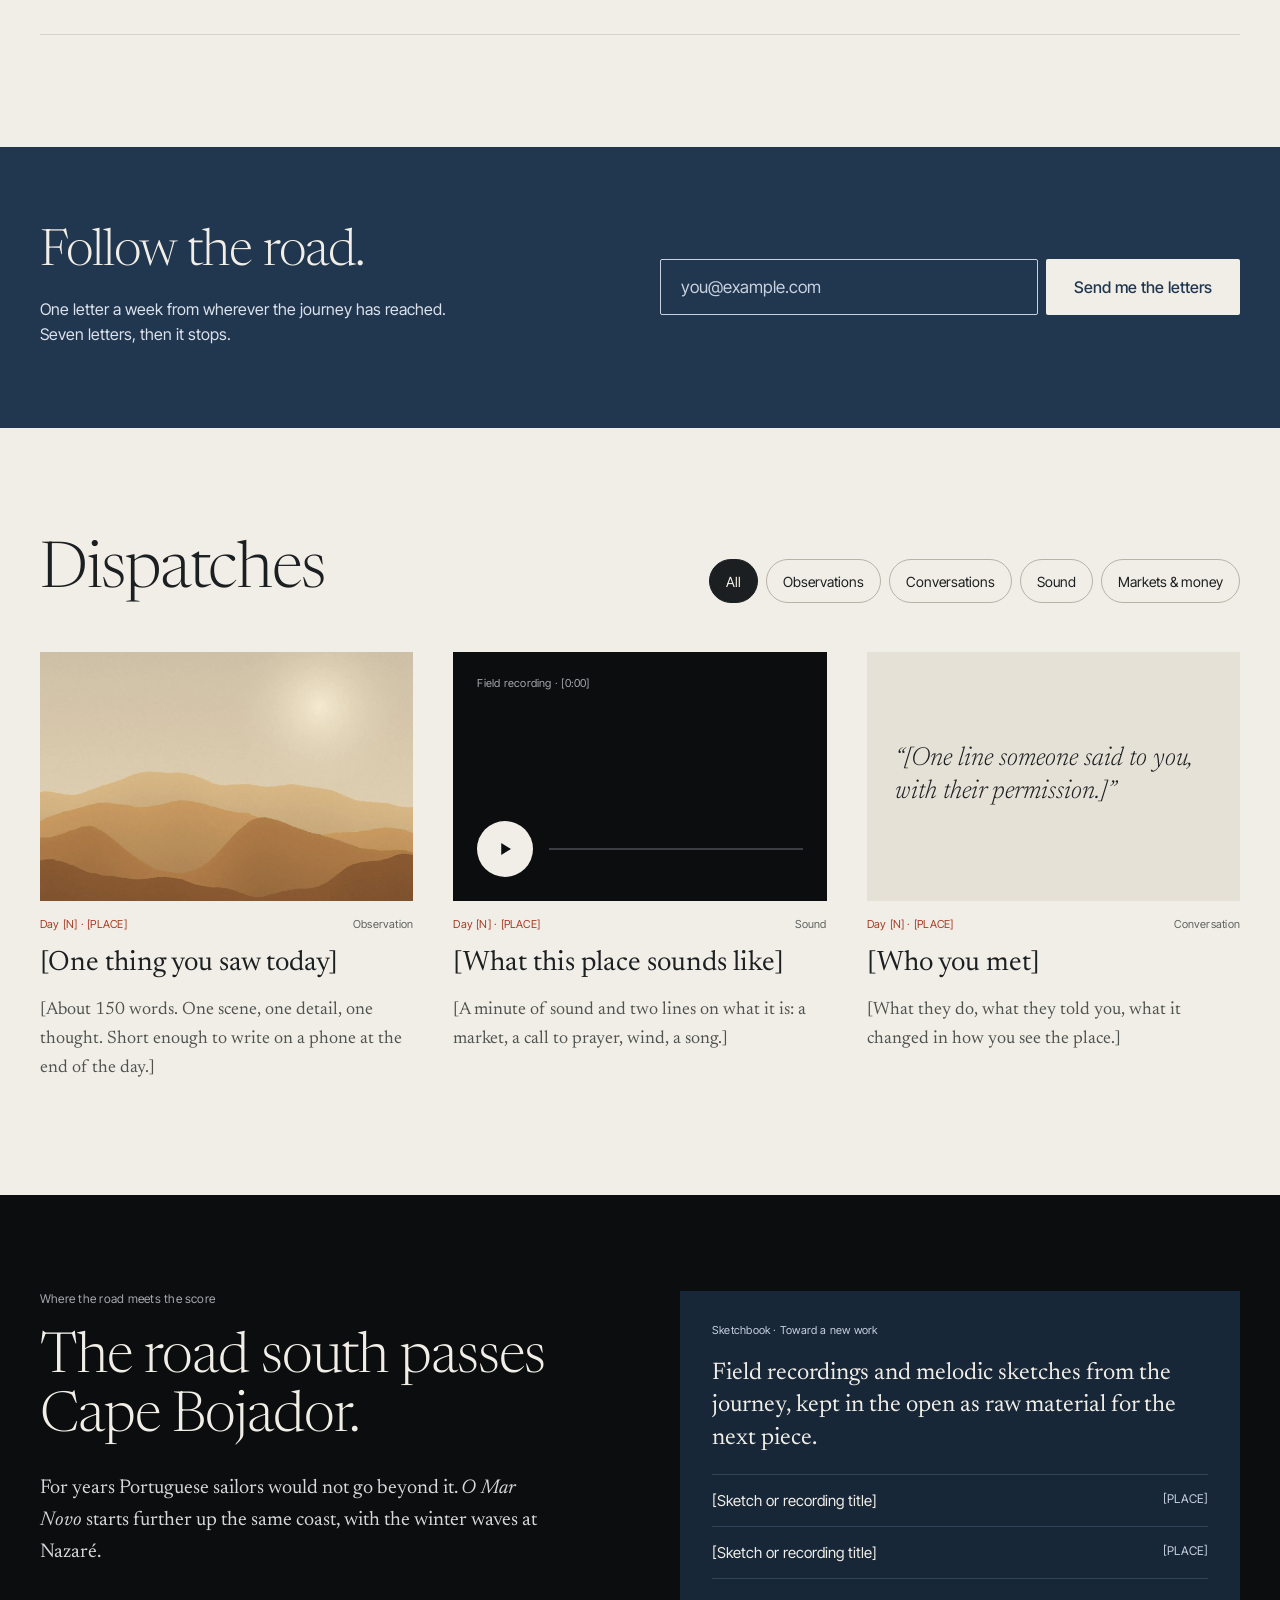
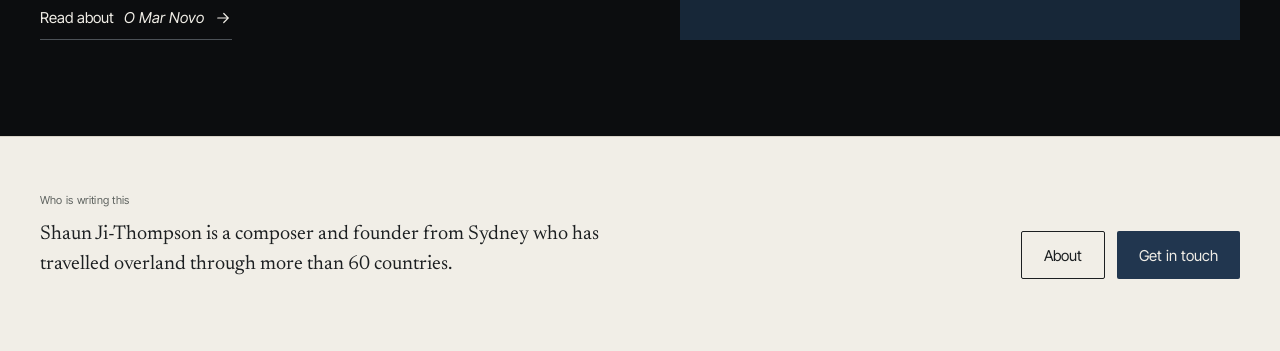
<file: morocco-to-the-gambia.html>
<!doctype html>
<html lang="en">
<head>
<meta charset="utf-8">
<meta name="viewport" content="width=device-width, initial-scale=1">
<title>Morocco to The Gambia — Shaun Ji-Thompson</title>
<meta name="description" content="Morocco to The Gambia: an overland journey through Mauritania and Senegal planned by Shaun Ji-Thompson, late 2026 into 2027.">
<link rel="canonical" href="https://shaunjithompson.github.io/two-worlds/morocco-to-the-gambia.html">
<meta property="og:type" content="article">
<meta property="og:site_name" content="Shaun Ji-Thompson">
<meta property="og:title" content="Morocco to The Gambia — the next journey">
<meta property="og:description" content="Morocco to The Gambia: an overland journey through Mauritania and Senegal planned by Shaun Ji-Thompson, late 2026 into 2027.">
<meta property="og:url" content="https://shaunjithompson.github.io/two-worlds/morocco-to-the-gambia.html">
<meta property="og:image" content="https://shaunjithompson.github.io/two-worlds/assets/dunes.jpg">
<meta name="twitter:card" content="summary_large_image">
<link rel="preconnect" href="https://fonts.googleapis.com">
<link href="https://fonts.googleapis.com/css2?family=Newsreader:ital,opsz,wght@0,6..72,200;0,6..72,300;0,6..72,400;0,6..72,500;1,6..72,200;1,6..72,300;1,6..72,400&family=Inter+Tight:wght@400;500;600&family=IBM+Plex+Mono:wght@400;500&display=swap" rel="stylesheet">
<link rel="stylesheet" href="css/base.css">
<style>
body{margin:0;background:var(--paper)}
a{color:#1C1F21;text-decoration:none}a:hover{color:var(--oxide)}
input::placeholder{color:#C8D1DF}
</style>
</head>
<body>
<a class="skip" href="#content">Skip to content</a>
<div style="font-family: var(--sans); color: #1C1F21; background: var(--paper); min-height: 100%;">

<header style="border-bottom: 1px solid #D8D3C8;">
<nav aria-label="Primary" style="max-width: 1320px; margin: 0 auto; padding: 22px 40px; display: flex; flex-wrap: wrap; align-items: center; justify-content: space-between; gap: 16px 32px;">
<div class="tw-brandrow"><a class="tw-back" href="index.html#back" data-back><svg aria-hidden="true" width="16" height="16" viewBox="0 0 24 24" fill="none" stroke="currentColor" stroke-width="1.6" stroke-linecap="round" stroke-linejoin="round"><path d="M19 12H5M11 6l-6 6 6 6"/></svg>Back</a><a href="index.html" style="font-family: var(--serif); font-size: 22px;">Shaun Ji-Thompson</a></div>
<div style="display: flex; flex-wrap: wrap; gap: 8px 28px; font-size: 15px;">
<a href="index.html#music">Music</a><a href="index.html#travel" aria-current="page" style="border-bottom: 1px solid #1C1F21;">Travel</a><a href="atlas.html">Atlas</a><a href="index.html#about">About</a>
</div>
</nav>
</header>
<main id="content">

<!-- TITLE -->
<section aria-labelledby="jt" style="max-width: 1320px; margin: 0 auto; padding: 72px 40px 64px; box-sizing: border-box;">
<div style="display: inline-flex; align-items: center; gap: 10px; font-family: var(--mono); font-size: 12px; letter-spacing: .12em; color: var(--oxide);">
<span aria-hidden="true" style="width: 8px; height: 8px; border-radius: 50%; background: var(--oxide);"></span>JOURNEY · IN PREPARATION</div>
<h1 id="jt" style="margin: 28px 0 0; font-family: var(--serif); font-weight: 300; font-size: clamp(56px, 8vw, 128px); line-height: 0.95; letter-spacing: -0.03em;">Morocco to<br>The Gambia</h1>
<div style="margin-top: 40px; display: flex; flex-wrap: wrap; gap: 32px 80px; align-items: flex-end; justify-content: space-between;">
<p style="margin: 0; max-width: 620px; font-family: var(--serif); font-size: 24px; line-height: 1.45; color: #2E3234;">Seven weeks down the Atlantic edge of the Sahara, following the old trade and migration routes south. Written from the road, as it happens.</p>
<dl style="margin: 0; display: flex; flex-wrap: wrap; gap: 16px 48px;">
<div><dt style="font-family: var(--sans); font-size: 11px; letter-spacing: .02em; color: #5E625F;">Length</dt><dd style="margin: 6px 0 0; font-family: var(--serif); font-size: 26px;">~7 weeks</dd></div>
<div><dt style="font-family: var(--sans); font-size: 11px; letter-spacing: .02em; color: #5E625F;">Countries</dt><dd style="margin: 6px 0 0; font-family: var(--serif); font-size: 26px;">4, possibly 5</dd></div>
<div><dt style="font-family: var(--sans); font-size: 11px; letter-spacing: .02em; color: #5E625F;">Departs</dt><dd style="margin: 6px 0 0; font-family: var(--serif); font-size: 26px;">2026</dd></div>
</dl>
</div>
</section>

<!-- ROUTE -->
<section aria-labelledby="route" style="max-width: 1320px; margin: 0 auto; padding: 0 40px; box-sizing: border-box;">
<h2 id="route" style="margin: 0 0 20px; font-family: var(--sans); font-weight: 500; font-size: 12px; letter-spacing: .02em;">The route, north to south</h2>
<ol style="list-style: none; margin: 0; padding: 0; display: grid; grid-template-columns: repeat(auto-fit, minmax(220px, 1fr)); gap: 1px; background: #D8D3C8; border: 1px solid #D8D3C8;">
<li style="background: var(--indigo); color: var(--paper); padding: 28px 24px; display: flex; flex-direction: column; gap: 18px; min-height: 256px;">
<span style="font-family: var(--sans); font-size: 11px; letter-spacing: .02em; color: #C8D1DF;">01 · First leg</span>
<span style="font-family: var(--serif); font-size: 32px;">Morocco</span>
<span style="font-size: 14px; line-height: 1.5; color: #DCE2EC;">[What you want to see or understand here]</span>
</li>
<li style="background: var(--paper); padding: 28px 24px; display: flex; flex-direction: column; gap: 18px; min-height: 256px;">
<span style="font-family: var(--sans); font-size: 11px; letter-spacing: .02em; color: #5E625F;">02 · Ahead</span>
<span style="font-family: var(--serif); font-size: 32px;">Mauritania</span>
<span style="font-size: 14px; line-height: 1.5; color: #5E625F;">[What you want to see or understand here]</span>
</li>
<li style="background: var(--paper); padding: 28px 24px; display: flex; flex-direction: column; gap: 18px; min-height: 256px;">
<span style="font-family: var(--sans); font-size: 11px; letter-spacing: .02em; color: #5E625F;">03 · Ahead</span>
<span style="font-family: var(--serif); font-size: 32px;">Senegal</span>
<span style="font-size: 14px; line-height: 1.5; color: #5E625F;">[What you want to see or understand here]</span>
</li>
<li style="background: var(--paper); padding: 28px 24px; display: flex; flex-direction: column; gap: 18px; min-height: 256px;">
<span style="font-family: var(--sans); font-size: 11px; letter-spacing: .02em; color: #5E625F;">04 · Ahead</span>
<span style="font-family: var(--serif); font-size: 32px;">The Gambia</span>
<span style="font-size: 14px; line-height: 1.5; color: #5E625F;">[What you want to see or understand here]</span>
</li>
<li style="background: #ECE8DF; padding: 28px 24px; display: flex; flex-direction: column; gap: 18px; min-height: 256px;">
<span style="font-family: var(--sans); font-size: 11px; letter-spacing: .02em; color: #5E625F;">05 · Undecided</span>
<span style="font-family: var(--serif); font-style: italic; font-size: 32px; color: var(--ink-soft);">Guinea?</span>
<span style="font-size: 14px; line-height: 1.5; color: #5E625F;">The southern leg stays open until the road decides.</span>
</li>
</ol>
<p style="margin: 14px 0 0; font-size: 13px; color: #5E625F;">Positions are published a few days behind, never live.</p>
</section>

<!-- BEFORE I LEAVE -->
<section aria-labelledby="before" style="max-width: 1320px; margin: 0 auto; padding: 112px 40px 0; box-sizing: border-box;">
<div style="display: flex; flex-wrap: wrap; gap: 24px 64px; align-items: flex-end; justify-content: space-between;">
<h2 id="before" style="margin: 0; font-family: var(--serif); font-weight: 300; font-size: clamp(40px, 5vw, 68px); line-height: 1; letter-spacing: -0.02em; max-width: 680px;">What I expect, written before I leave.</h2>
<p style="margin: 0; max-width: 400px; font-size: 16px; line-height: 1.6; color: #5E625F;">Each question gets an honest guess now and an answer on return. The gap between the two is the point.</p>
</div>
<div style="margin-top: 48px; border-top: 1px solid #1C1F21;">
<div style="display: grid; grid-template-columns: repeat(auto-fit, minmax(260px, 1fr)); gap: 16px 40px; padding: 28px 0; border-bottom: 1px solid #D8D3C8;">
<h3 style="margin: 0; font-family: var(--serif); font-weight: 400; font-size: 24px; line-height: 1.25;">[Draft] What is left of the trans-Saharan trade routes, and who uses them now?</h3>
<div><div style="font-family: var(--sans); font-size: 11px; letter-spacing: .02em; color: var(--indigo);">Expected</div><p style="margin: 8px 0 0; font-size: 15px; line-height: 1.55; color: var(--ink-soft);">[Your guess, written before departure]</p></div>
<div><div style="font-family: var(--sans); font-size: 11px; letter-spacing: .02em; color: var(--oxide);">Found</div><p style="margin: 8px 0 0; font-size: 15px; line-height: 1.55; color: #5E625F;">Answered on return.</p></div>
</div>
<div style="display: grid; grid-template-columns: repeat(auto-fit, minmax(260px, 1fr)); gap: 16px 40px; padding: 28px 0; border-bottom: 1px solid #D8D3C8;">
<h3 style="margin: 0; font-family: var(--serif); font-weight: 400; font-size: 24px; line-height: 1.25;">[Draft] How do people along the route talk about going north?</h3>
<div><div style="font-family: var(--sans); font-size: 11px; letter-spacing: .02em; color: var(--indigo);">Expected</div><p style="margin: 8px 0 0; font-size: 15px; line-height: 1.55; color: var(--ink-soft);">[Your guess, written before departure]</p></div>
<div><div style="font-family: var(--sans); font-size: 11px; letter-spacing: .02em; color: var(--oxide);">Found</div><p style="margin: 8px 0 0; font-size: 15px; line-height: 1.55; color: #5E625F;">Answered on return.</p></div>
</div>
<div style="display: grid; grid-template-columns: repeat(auto-fit, minmax(260px, 1fr)); gap: 16px 40px; padding: 28px 0; border-bottom: 1px solid #D8D3C8;">
<h3 style="margin: 0; font-family: var(--serif); font-weight: 400; font-size: 24px; line-height: 1.25;">[Draft] Where does everyday commerce run on phones, and where on cash and trust?</h3>
<div><div style="font-family: var(--sans); font-size: 11px; letter-spacing: .02em; color: var(--indigo);">Expected</div><p style="margin: 8px 0 0; font-size: 15px; line-height: 1.55; color: var(--ink-soft);">[Your guess, written before departure]</p></div>
<div><div style="font-family: var(--sans); font-size: 11px; letter-spacing: .02em; color: var(--oxide);">Found</div><p style="margin: 8px 0 0; font-size: 15px; line-height: 1.55; color: #5E625F;">Answered on return.</p></div>
</div>
</div>
</section>

<!-- FOLLOW -->
<section aria-labelledby="follow" style="margin-top: 112px; background: var(--indigo); color: var(--paper);">
<div style="max-width: 1320px; margin: 0 auto; padding: 80px 40px; box-sizing: border-box; display: flex; flex-wrap: wrap; gap: 32px 80px; align-items: center;">
<div style="flex: 1 1 380px;">
<h2 id="follow" style="margin: 0; font-family: var(--serif); font-weight: 300; font-size: clamp(34px, 4vw, 52px); line-height: 1.05; letter-spacing: -0.02em;">Follow the road.</h2>
<p style="margin: 16px 0 0; max-width: 420px; font-size: 16px; line-height: 1.6; color: #DCE2EC;">One letter a week from wherever the journey has reached. Seven letters, then it stops.</p>
</div>
<form style="flex: 1 1 420px; min-width: 0; display: flex; flex-wrap: wrap; gap: 8px;">
<label for="em" style="position: absolute; width: 1px; height: 1px; overflow: hidden; clip: rect(0 0 0 0);">Email address</label>
<input id="em" type="email" placeholder="you@example.com" style="flex: 1 1 240px; min-width: 0; min-height: 56px; padding: 0 20px; border: 1px solid #C8D1DF; border-radius: 2px; background: transparent; font: inherit; font-size: 17px; color: var(--paper);">
<button type="submit" style="min-height: 56px; padding: 0 28px; border: 0; border-radius: 2px; background: var(--paper); color: var(--indigo); font: inherit; font-size: 16px; font-weight: 500;">Send me the letters</button>
</form>
</div>
</section>

<!-- DISPATCHES -->
<section aria-labelledby="disp" style="max-width: 1320px; margin: 0 auto; padding: 112px 40px 0; box-sizing: border-box;">
<div style="display: flex; flex-wrap: wrap; justify-content: space-between; align-items: baseline; gap: 16px;">
<h2 id="disp" style="margin: 0; font-family: var(--serif); font-weight: 300; font-size: clamp(40px, 5vw, 68px); letter-spacing: -0.02em;">Dispatches</h2>
<div style="display: flex; flex-wrap: wrap; gap: 8px;">
<button type="button" style="min-height: 44px; padding: 0 16px; border-radius: 999px; border: 1px solid #1C1F21; background: #1C1F21; color: var(--paper); font: inherit; font-size: 14px;">All</button>
<button type="button" style="min-height: 44px; padding: 0 16px; border-radius: 999px; border: 1px solid #B9B3A6; background: transparent; color: #1C1F21; font: inherit; font-size: 14px;">Observations</button>
<button type="button" style="min-height: 44px; padding: 0 16px; border-radius: 999px; border: 1px solid #B9B3A6; background: transparent; color: #1C1F21; font: inherit; font-size: 14px;">Conversations</button>
<button type="button" style="min-height: 44px; padding: 0 16px; border-radius: 999px; border: 1px solid #B9B3A6; background: transparent; color: #1C1F21; font: inherit; font-size: 14px;">Sound</button>
<button type="button" style="min-height: 44px; padding: 0 16px; border-radius: 999px; border: 1px solid #B9B3A6; background: transparent; color: #1C1F21; font: inherit; font-size: 14px;">Markets &amp; money</button>
</div>
</div>
<div style="margin-top: 48px; display: grid; grid-template-columns: repeat(auto-fit, minmax(320px, 1fr)); gap: 48px 40px;">
<article style="display: flex; flex-direction: column; gap: 16px;">
<img src="assets/dunes.jpg" alt="Placeholder landscape" style="display: block; width: 100%; aspect-ratio: 3 / 2; object-fit: cover;" width="1800" height="1350" srcset="assets/sized/dunes-800.webp 800w, assets/sized/dunes-1400.webp 1400w, assets/dunes.jpg 1800w" sizes="100vw" fetchpriority="high">
<div style="display: flex; flex-wrap: wrap; justify-content: space-between; gap: 8px; font-family: var(--sans); font-size: 11px; letter-spacing: .02em;"><span style="color: var(--oxide);">Day [N] · [PLACE]</span><span style="color: #5E625F;">Observation</span></div>
<h3 style="margin: 0; font-family: var(--serif); font-weight: 400; font-size: 28px; line-height: 1.2;">[One thing you saw today]</h3>
<p style="margin: 0; font-family: var(--serif); font-size: 18px; line-height: 1.6; color: var(--ink-soft);">[About 150 words. One scene, one detail, one thought. Short enough to write on a phone at the end of the day.]</p>
</article>
<article style="display: flex; flex-direction: column; gap: 16px;">
<div style="aspect-ratio: 3 / 2; background: var(--ink); color: var(--paper); padding: 24px; box-sizing: border-box; display: flex; flex-direction: column; justify-content: space-between;">
<span style="font-family: var(--sans); font-size: 11px; letter-spacing: .02em; color: var(--mute);">Field recording · [0:00]</span>
<div style="display: flex; align-items: center; gap: 16px;">
<button type="button" aria-label="Play field recording" style="width: 56px; height: 56px; border-radius: 50%; border: 0; background: var(--paper); color: var(--ink); display: inline-flex; align-items: center; justify-content: center; flex-shrink: 0;"><svg aria-hidden="true" width="18" height="18" viewBox="0 0 24 24" fill="currentColor"><path d="M7 4l13 8-13 8z"></path></svg></button>
<div aria-hidden="true" style="flex: 1; height: 2px; background: #3A3E43;"></div>
</div>
</div>
<div style="display: flex; flex-wrap: wrap; justify-content: space-between; gap: 8px; font-family: var(--sans); font-size: 11px; letter-spacing: .02em;"><span style="color: var(--oxide);">Day [N] · [PLACE]</span><span style="color: #5E625F;">Sound</span></div>
<h3 style="margin: 0; font-family: var(--serif); font-weight: 400; font-size: 28px; line-height: 1.2;">[What this place sounds like]</h3>
<p style="margin: 0; font-family: var(--serif); font-size: 18px; line-height: 1.6; color: var(--ink-soft);">[A minute of sound and two lines on what it is: a market, a call to prayer, wind, a song.]</p>
</article>
<article style="display: flex; flex-direction: column; gap: 16px;">
<div style="aspect-ratio: 3 / 2; background: #E6E1D6; padding: 28px; box-sizing: border-box; display: flex; align-items: center;">
<p style="margin: 0; font-family: var(--serif); font-weight: 300; font-style: italic; font-size: 26px; line-height: 1.3;">“[One line someone said to you, with their permission.]”</p>
</div>
<div style="display: flex; flex-wrap: wrap; justify-content: space-between; gap: 8px; font-family: var(--sans); font-size: 11px; letter-spacing: .02em;"><span style="color: var(--oxide);">Day [N] · [PLACE]</span><span style="color: #5E625F;">Conversation</span></div>
<h3 style="margin: 0; font-family: var(--serif); font-weight: 400; font-size: 28px; line-height: 1.2;">[Who you met]</h3>
<p style="margin: 0; font-family: var(--serif); font-size: 18px; line-height: 1.6; color: var(--ink-soft);">[What they do, what they told you, what it changed in how you see the place.]</p>
</article>
</div>
</section>

<!-- ROAD MEETS SCORE -->
<section aria-labelledby="meets" style="margin-top: 112px; background: var(--ink); color: var(--paper);">
<div style="max-width: 1320px; margin: 0 auto; padding: 96px 40px; box-sizing: border-box; display: flex; flex-wrap: wrap; gap: 48px 80px;">
<div style="flex: 1 1 420px;">
<div style="font-family: var(--sans); font-size: 12px; letter-spacing: .02em; color: var(--mute);">Where the road meets the score</div>
<h2 id="meets" style="margin: 24px 0 0; font-family: var(--serif); font-weight: 300; font-size: clamp(36px, 4.4vw, 60px); line-height: 1.05; letter-spacing: -0.02em;">The road south passes Cape Bojador.</h2>
<p style="margin: 24px 0 0; max-width: 520px; font-family: var(--serif); font-size: 20px; line-height: 1.6; color: #D6D8DA;">For years Portuguese sailors would not go beyond it. <em>O Mar Novo</em> starts further up the same coast, with the winter waves at Nazaré.</p>
<a href="o-mar-novo.html" style="margin-top: 28px; color: var(--paper); display: inline-flex; align-items: center; gap: 10px; min-height: 44px; border-bottom: 1px solid #4C5157; font-size: 15px;">Read about <em>O Mar Novo</em>
<svg aria-hidden="true" width="18" height="18" viewBox="0 0 24 24" fill="none" stroke="currentColor" stroke-width="1.6" stroke-linecap="round"><path d="M5 12h14M13 6l6 6-6 6"></path></svg></a>
</div>
<div style="flex: 1 1 420px; background: #172738; padding: 32px; box-sizing: border-box; display: flex; flex-direction: column; gap: 20px;">
<div style="font-family: var(--sans); font-size: 11px; letter-spacing: .02em; color: #C8D1DF;">Sketchbook · Toward a new work</div>
<p style="margin: 0; font-family: var(--serif); font-size: 24px; line-height: 1.35;">Field recordings and melodic sketches from the journey, kept in the open as raw material for the next piece.</p>
<ul style="margin: 0; padding: 0; list-style: none; border-top: 1px solid #2F4359;">
<li style="padding: 16px 0; border-bottom: 1px solid #2F4359; display: flex; justify-content: space-between; gap: 16px; font-size: 15px;"><span>[Sketch or recording title]</span><span style="font-family: var(--sans); font-size: 12px; color: #C8D1DF;">[PLACE]</span></li>
<li style="padding: 16px 0; border-bottom: 1px solid #2F4359; display: flex; justify-content: space-between; gap: 16px; font-size: 15px;"><span>[Sketch or recording title]</span><span style="font-family: var(--sans); font-size: 12px; color: #C8D1DF;">[PLACE]</span></li>
</ul>
</div>
</div>
</section>

<!-- WHO IS THIS -->
</main>
<footer style="border-top: 1px solid #D8D3C8;">
<div style="max-width: 1320px; margin: 0 auto; padding: 56px 40px 72px; box-sizing: border-box; display: flex; flex-wrap: wrap; justify-content: space-between; gap: 24px 64px; align-items: flex-end;">
<div style="max-width: 560px;">
<div style="font-family: var(--sans); font-size: 11px; letter-spacing: .02em; color: #5E625F;">Who is writing this</div>
<p style="margin: 12px 0 0; font-family: var(--serif); font-size: 20px; line-height: 1.5;">Shaun Ji-Thompson is a composer and founder from Sydney who has travelled overland through more than 60 countries.</p>
</div>
<div style="display: flex; flex-wrap: wrap; gap: 12px;">
<a href="index.html" style="display: inline-flex; align-items: center; min-height: 48px; padding: 0 22px; border: 1px solid #1C1F21; border-radius: 2px; font-size: 15px;">About</a>
<a href="mailto:shaunjithompson@gmail.com" style="display: inline-flex; align-items: center; min-height: 48px; padding: 0 22px; background: var(--indigo); color: var(--paper); border-radius: 2px; font-size: 15px;">Get in touch</a>
</div>
</div>
</footer>

</div>
<script src="js/back.js"></script>
</body>
</html>
</file>
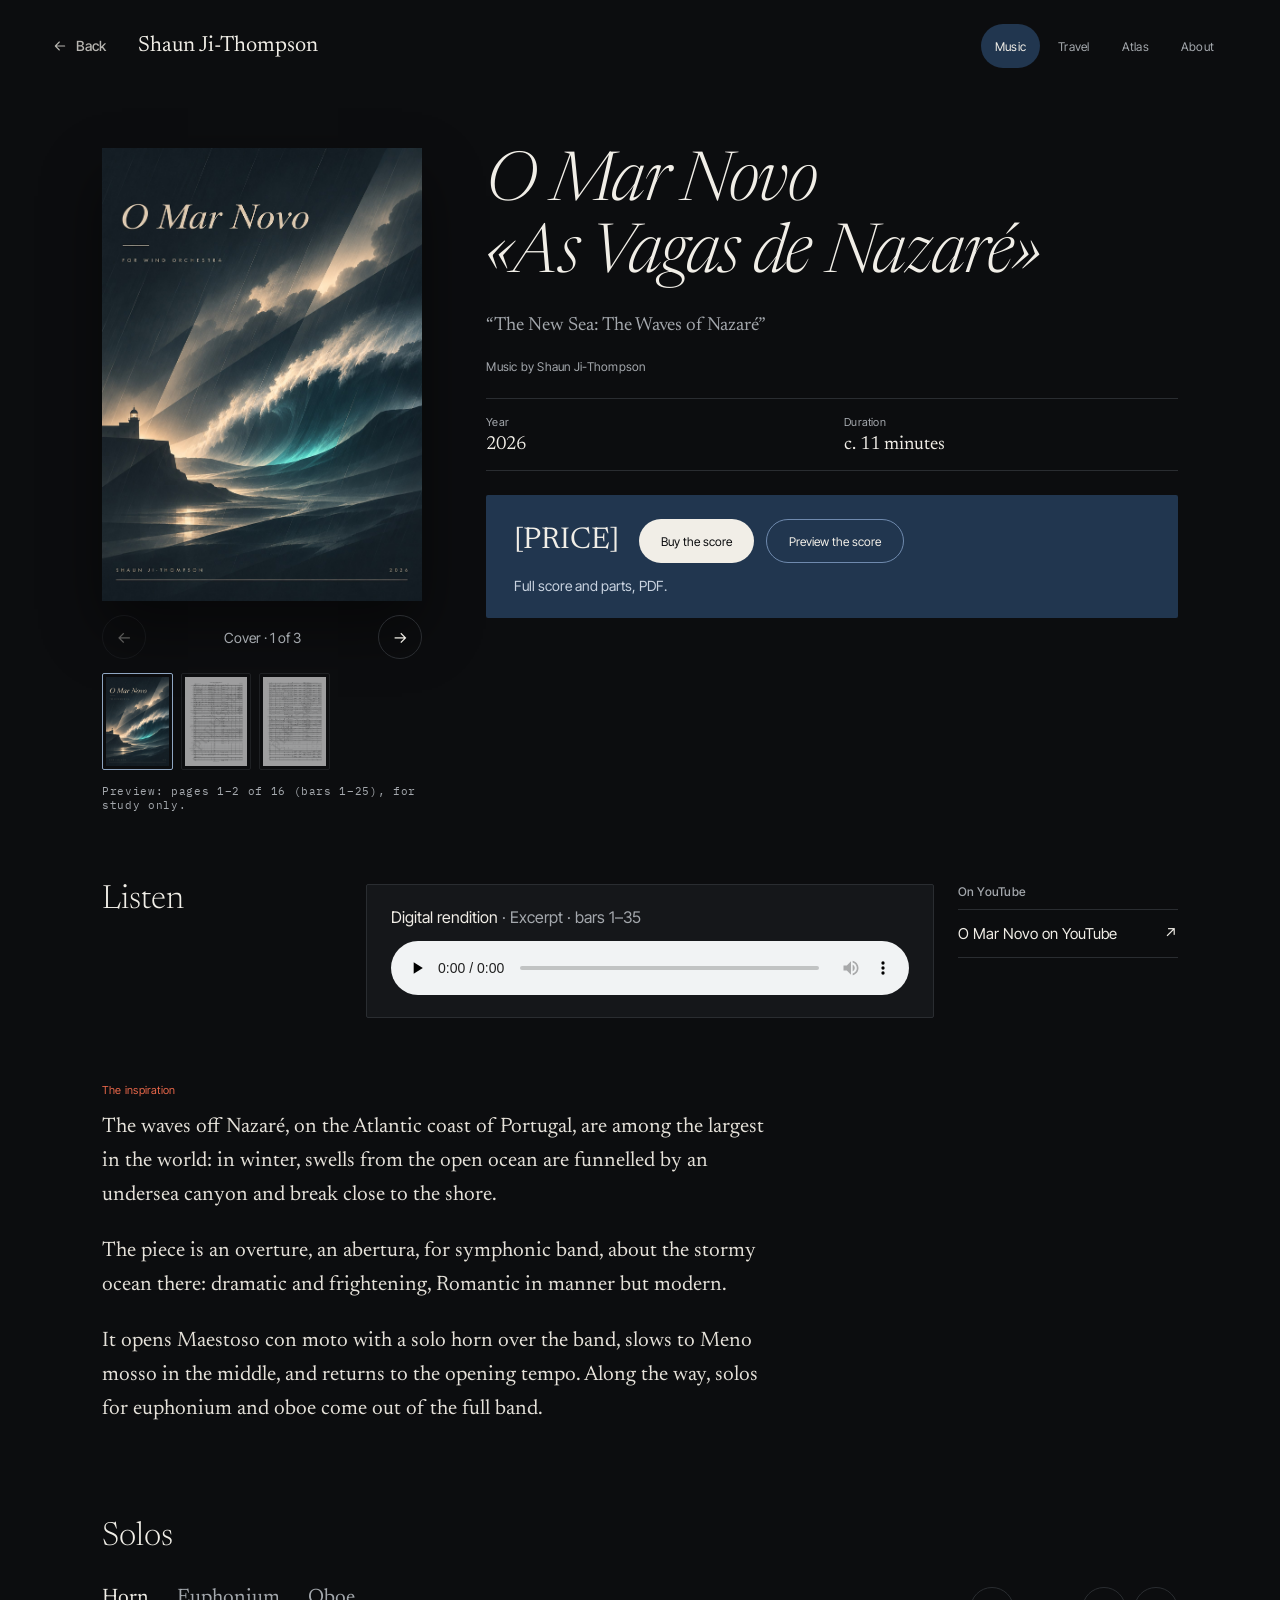
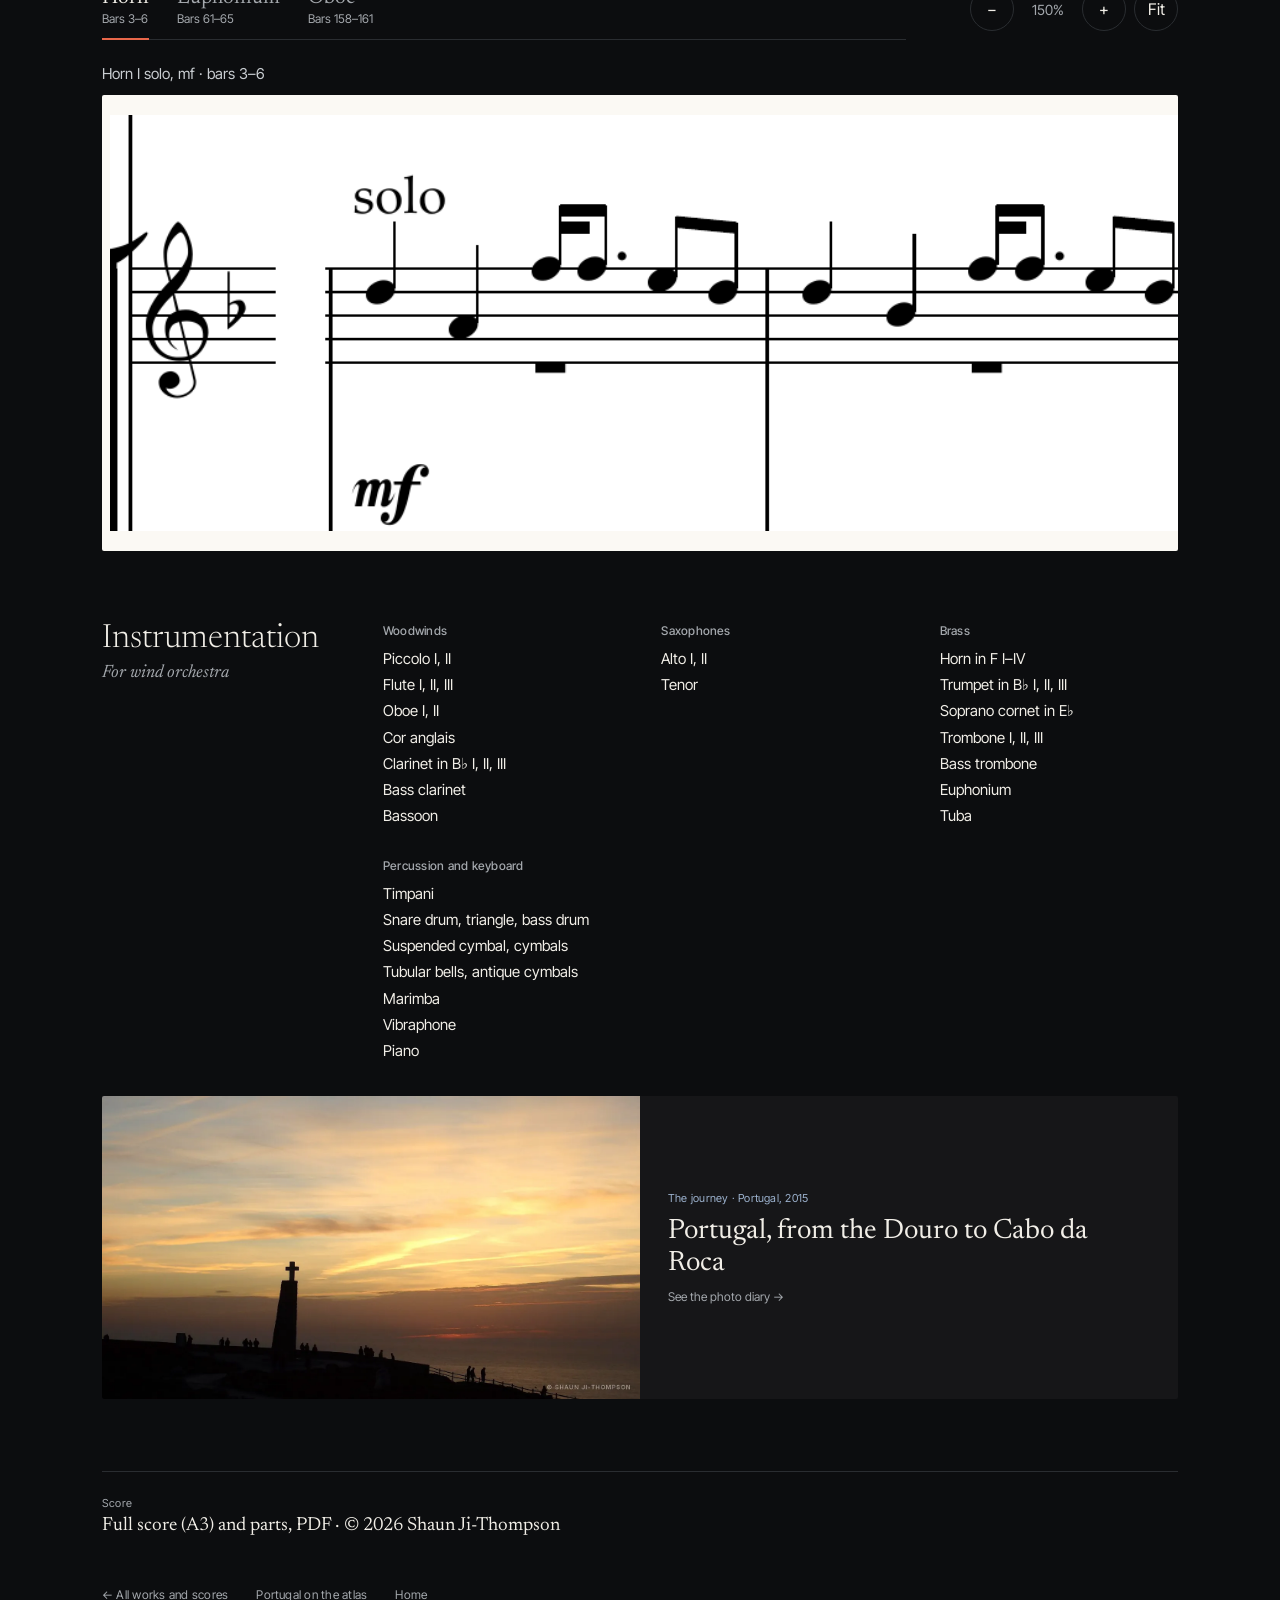
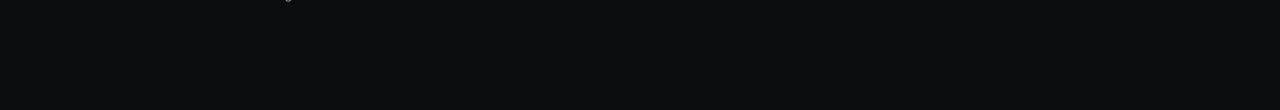
<file: o-mar-novo.html>
<!doctype html>
<html lang="en">
<head>
<meta charset="utf-8">
<meta name="viewport" content="width=device-width, initial-scale=1">
<title>O Mar Novo: «As Vagas de Nazaré», for wind orchestra — score by Shaun Ji-Thompson</title>
<meta name="description" content="O Mar Novo: «As Vagas de Nazaré» (2026), for wind orchestra, by Shaun Ji-Thompson. The great Atlantic winter waves that break off Nazaré, on the coast of Portugal.">
<link rel="canonical" href="https://shaunjithompson.github.io/two-worlds/o-mar-novo.html">
<meta property="og:type" content="music.song">
<meta property="og:site_name" content="Shaun Ji-Thompson">
<meta property="og:title" content="O Mar Novo: «As Vagas de Nazaré» — score for wind orchestra">
<meta property="og:description" content="O Mar Novo: «As Vagas de Nazaré» (2026), for wind orchestra, by Shaun Ji-Thompson. The great Atlantic winter waves that break off Nazaré, on the coast of Portugal.">
<meta property="og:url" content="https://shaunjithompson.github.io/two-worlds/o-mar-novo.html">
<meta property="og:image" content="https://shaunjithompson.github.io/two-worlds/assets/mar-novo-cover-wide.jpg">
<meta name="twitter:card" content="summary_large_image">
<script type="application/ld+json">{&#34;@context&#34;: &#34;https://schema.org&#34;, &#34;@type&#34;: &#34;MusicComposition&#34;, &#34;name&#34;: &#34;O Mar Novo: «As Vagas de Nazaré»&#34;, &#34;composer&#34;: {&#34;@type&#34;: &#34;Person&#34;, &#34;name&#34;: &#34;Shaun Ji-Thompson&#34;, &#34;url&#34;: &#34;https://shaunjithompson.github.io/two-worlds/&#34;}, &#34;dateCreated&#34;: &#34;2026&#34;, &#34;description&#34;: &#34;The great Atlantic winter waves that break off Nazaré, on the coast of Portugal.&#34;, &#34;url&#34;: &#34;https://shaunjithompson.github.io/two-worlds/o-mar-novo.html&#34;, &#34;inLanguage&#34;: &#34;pt&#34;, &#34;image&#34;: &#34;https://shaunjithompson.github.io/two-worlds/assets/mar-novo-cover-wide.jpg&#34;, &#34;recordedAs&#34;: {&#34;@type&#34;: &#34;MusicRecording&#34;, &#34;url&#34;: &#34;https://www.youtube.com/watch?v=zOkrFVbamSI&#34;}}</script>
<link rel="preconnect" href="https://fonts.googleapis.com">
<link rel="preconnect" href="https://fonts.gstatic.com" crossorigin>
<link href="https://fonts.googleapis.com/css2?family=Newsreader:ital,opsz,wght@0,6..72,200;0,6..72,300;0,6..72,400;0,6..72,500;1,6..72,200;1,6..72,300;1,6..72,400&family=Inter+Tight:wght@400;500;600&family=IBM+Plex+Mono:wght@400;500&display=swap" rel="stylesheet">
<link rel="stylesheet" href="css/base.css">
<link rel="stylesheet" href="css/work.css">
</head>
<body class="wide-page">
<a class="skip" href="#content">Skip to content</a>

<header class="wrap nav">
  <div class="tw-brandrow"><a class="tw-back" href="index.html#back" data-back><svg aria-hidden="true" width="16" height="16" viewBox="0 0 24 24" fill="none" stroke="currentColor" stroke-width="1.6" stroke-linecap="round" stroke-linejoin="round"><path d="M19 12H5M11 6l-6 6 6 6"/></svg>Back</a><a class="brand" href="index.html">Shaun Ji-Thompson</a></div>
  <nav class="nav-links" aria-label="Primary">
    <a href="index.html#music" aria-current="page">Music</a>
    <a href="index.html#travel">Travel</a>
    <a href="atlas.html">Atlas</a>
    <a href="index.html#about">About</a>
  </nav>
</header>

<main id="content">
<section class="wrap wide hero">
  <div class="pager" data-pager aria-label="Score preview">
    <div class="pager-view"><img data-pager-img src="assets/mar-novo-cover.jpg" alt="Score cover: a great wave breaking in a storm beside a dark headland with a lighthouse, low light cutting through the rain" data-sizes="(min-width: 900px) 440px, 100vw" width="1414" height="2000" srcset="assets/sized/mar-novo-cover-800.webp 800w, assets/sized/mar-novo-cover-1400.webp 1400w, assets/mar-novo-cover.jpg 1414w" sizes="(min-width: 900px) 440px, 100vw" fetchpriority="high"></div>
    <div class="pager-ctrl" data-pager-ctrl hidden>
      <button type="button" class="pg-btn" data-pager-prev aria-label="Previous page">←</button>
      <span class="pg-count" data-pager-count aria-live="polite">Cover · 1 of 3</span>
      <button type="button" class="pg-btn" data-pager-next aria-label="Next page">→</button>
    </div>
    <ul class="thumbs" aria-label="Score pages">
      <li><a class="thumb" href="assets/mar-novo-cover.jpg" data-pager-thumb data-src="assets/mar-novo-cover.jpg" data-alt="Score cover: a great wave breaking in a storm beside a dark headland with a lighthouse, low light cutting through the rain" data-label="Cover" aria-current="true"><img data-keep src="assets/mar-novo-cover.jpg" alt="Cover" loading="lazy"></a></li>
      <li><a class="thumb" href="assets/score/mar-novo-page-1.jpg" data-pager-thumb data-src="assets/score/mar-novo-page-1.jpg" data-alt="Full score, page 1, bars 1 to 14, marked perusal" data-label="Page 1"><img data-keep src="assets/score/mar-novo-page-1.jpg" alt="Page 1" loading="lazy"></a></li>
      <li><a class="thumb" href="assets/score/mar-novo-page-2.jpg" data-pager-thumb data-src="assets/score/mar-novo-page-2.jpg" data-alt="Full score, page 2, bars 15 to 25, marked perusal" data-label="Page 2"><img data-keep src="assets/score/mar-novo-page-2.jpg" alt="Page 2" loading="lazy"></a></li>
    </ul>
    <p class="mono-keep pager-note">Preview: pages 1–2 of 16 (bars 1–25), for study only.</p>
  </div>

  <div class="hero-txt">
    <h1 lang="pt">O Mar Novo<br>«As Vagas de Nazaré»</h1>
    <p class="subtitles"><span lang="en">“The New Sea: The Waves of Nazaré”</span></p>
    <p class="byline">Music by Shaun Ji-Thompson</p>
    <dl class="facts">
      <div><dt>Year</dt><dd>2026</dd></div>
      <div><dt>Duration</dt><dd>c. 11 minutes</dd></div>
    </dl>
    <div class="buy-inline">
      <span class="amount">[PRICE]</span>
      <div class="actions">
        <a class="btn solid" href="index.html#about">Buy the score</a>
        <button type="button" class="btn line" data-pager-go="1" hidden>Preview the score</button>
      </div>
      <span class="what">Full score and parts, PDF.</span>
    </div>
  </div>
</section>

<section class="wrap wide band" aria-labelledby="listen-h">
  <h2 id="listen-h">Listen</h2>
  <div class="listen">
    <div class="player">
      <p class="player-t">Digital rendition<span class="muted"> · Excerpt · bars 1–35</span></p>
      <audio controls preload="none" src="assets/audio/mar-novo-excerpt.mp3"></audio>
    </div>
    <div class="yt">
      <h3 class="mono">On YouTube</h3>
      <ul>
        <li><a href="https://www.youtube.com/watch?v=zOkrFVbamSI" target="_blank" rel="noopener">O Mar Novo on YouTube <span aria-hidden="true">↗</span></a></li>
      </ul>
    </div>
  </div>
</section>

<article class="wrap note">
  <p class="mono label">The inspiration</p>
  <p>The waves off Nazaré, on the Atlantic coast of Portugal, are among the largest in the world: in winter, swells from the open ocean are funnelled by an undersea canyon and break close to the shore.</p>
  <p>The piece is an overture, an abertura, for symphonic band, about the stormy ocean there: dramatic and frightening, Romantic in manner but modern.</p>
  <p>It opens Maestoso con moto with a solo horn over the band, slows to Meno mosso in the middle, and returns to the opening tempo. Along the way, solos for euphonium and oboe come out of the full band.</p>
</article>

<section class="wrap wide band" aria-labelledby="solos-h" data-solos>
  <h2 id="solos-h">Solos</h2>
  <div class="tabs" role="tablist" aria-label="Solo passages" data-solo-tabs hidden>
    <button type="button" role="tab" id="tab-1" aria-controls="solo-1" aria-selected="true"><span class="tab-n">Horn</span><span class="tab-b">Bars 3–6</span></button>
    <button type="button" role="tab" id="tab-2" aria-controls="solo-2" aria-selected="false" tabindex="-1"><span class="tab-n">Euphonium</span><span class="tab-b">Bars 61–65</span></button>
    <button type="button" role="tab" id="tab-3" aria-controls="solo-3" aria-selected="false" tabindex="-1"><span class="tab-n">Oboe</span><span class="tab-b">Bars 158–161</span></button>
  </div>
  <div class="zoom" role="group" aria-label="Zoom" data-zoom hidden>
    <button type="button" data-zoom-out aria-label="Zoom out">−</button>
    <span data-zoom-label>100%</span>
    <button type="button" data-zoom-in aria-label="Zoom in">+</button>
    <button type="button" data-zoom-fit>Fit</button>
  </div>
  <figure class="solo" id="solo-1" role="tabpanel" aria-labelledby="tab-1">
    <figcaption>Horn I solo, mf · bars 3–6</figcaption>
    <div class="solo-scroll" tabindex="0" aria-label="Horn solo, scroll sideways when zoomed"><img data-keep src="assets/score/mar-novo-solo-horn.png" alt="Notation: Horn I solo, bars 3 to 6, marked mf" loading="lazy"></div>
  </figure>
  <figure class="solo" id="solo-2" role="tabpanel" aria-labelledby="tab-2">
    <figcaption>Euphonium solo, mp · bars 61–65</figcaption>
    <div class="solo-scroll" tabindex="0" aria-label="Euphonium solo, scroll sideways when zoomed"><img data-keep src="assets/score/mar-novo-solo-euphonium.png" alt="Notation: euphonium solo, bars 61 to 65, marked mp and falling to p" loading="lazy"></div>
  </figure>
  <figure class="solo" id="solo-3" role="tabpanel" aria-labelledby="tab-3">
    <figcaption>Oboe I solo, mp · bars 158–161</figcaption>
    <div class="solo-scroll" tabindex="0" aria-label="Oboe solo, scroll sideways when zoomed"><img data-keep src="assets/score/mar-novo-solo-oboe.png" alt="Notation: Oboe I solo, bars 158 to 161, marked mp then p" loading="lazy"></div>
  </figure>
</section>

<section class="wrap wide band" aria-labelledby="inst-h">
  <div>
    <h2 id="inst-h">Instrumentation</h2>
    <p class="for">For wind orchestra</p>
  </div>
  <div class="inst">
    <div><h3 class="mono">Woodwinds</h3><p>Piccolo I, II<br>Flute I, II, III<br>Oboe I, II<br>Cor anglais<br>Clarinet in B♭ I, II, III<br>Bass clarinet<br>Bassoon</p></div>
    <div><h3 class="mono">Saxophones</h3><p>Alto I, II<br>Tenor</p></div>
    <div><h3 class="mono">Brass</h3><p>Horn in F I–IV<br>Trumpet in B♭ I, II, III<br>Soprano cornet in E♭<br>Trombone I, II, III<br>Bass trombone<br>Euphonium<br>Tuba</p></div>
    <div><h3 class="mono">Percussion and keyboard</h3><p>Timpani<br>Snare drum, triangle, bass drum<br>Suspended cymbal, cymbals<br>Tubular bells, antique cymbals<br>Marimba<br>Vibraphone<br>Piano</p></div>
  </div>
</section>

<section class="wrap journey-wrap">
  <a class="journey" href="portugal-2015.html">
    <img src="assets/portugal-cover.jpg" alt="" width="2000" height="1125" srcset="assets/sized/portugal-cover-800.webp 800w, assets/sized/portugal-cover-1400.webp 1400w, assets/portugal-cover.jpg 2000w" sizes="100vw">
    <span class="journey-txt">
      <span class="mono">The journey · Portugal, 2015</span>
      <span class="journey-t">Portugal, from the Douro to Cabo da Roca</span>
      <span class="more">See the photo diary →</span>
    </span>
  </a>
</section>

<section class="wrap details" aria-label="Details">
  <dl>
    <div><dt>Score</dt><dd>Full score (A3) and parts, PDF · © 2026 Shaun Ji-Thompson</dd></div>
  </dl>
</section>
<nav class="wrap more-nav" aria-label="More from Two Worlds">
  <a href="index.html#row-marNovo">← All works and scores</a>
  <a href="atlas.html#place-portugal">Portugal on the atlas</a>
  <a href="index.html">Home</a>
</nav>
</main>

<script src="js/back.js"></script>
<script src="js/work.js"></script>
</body>
</html>
</file>
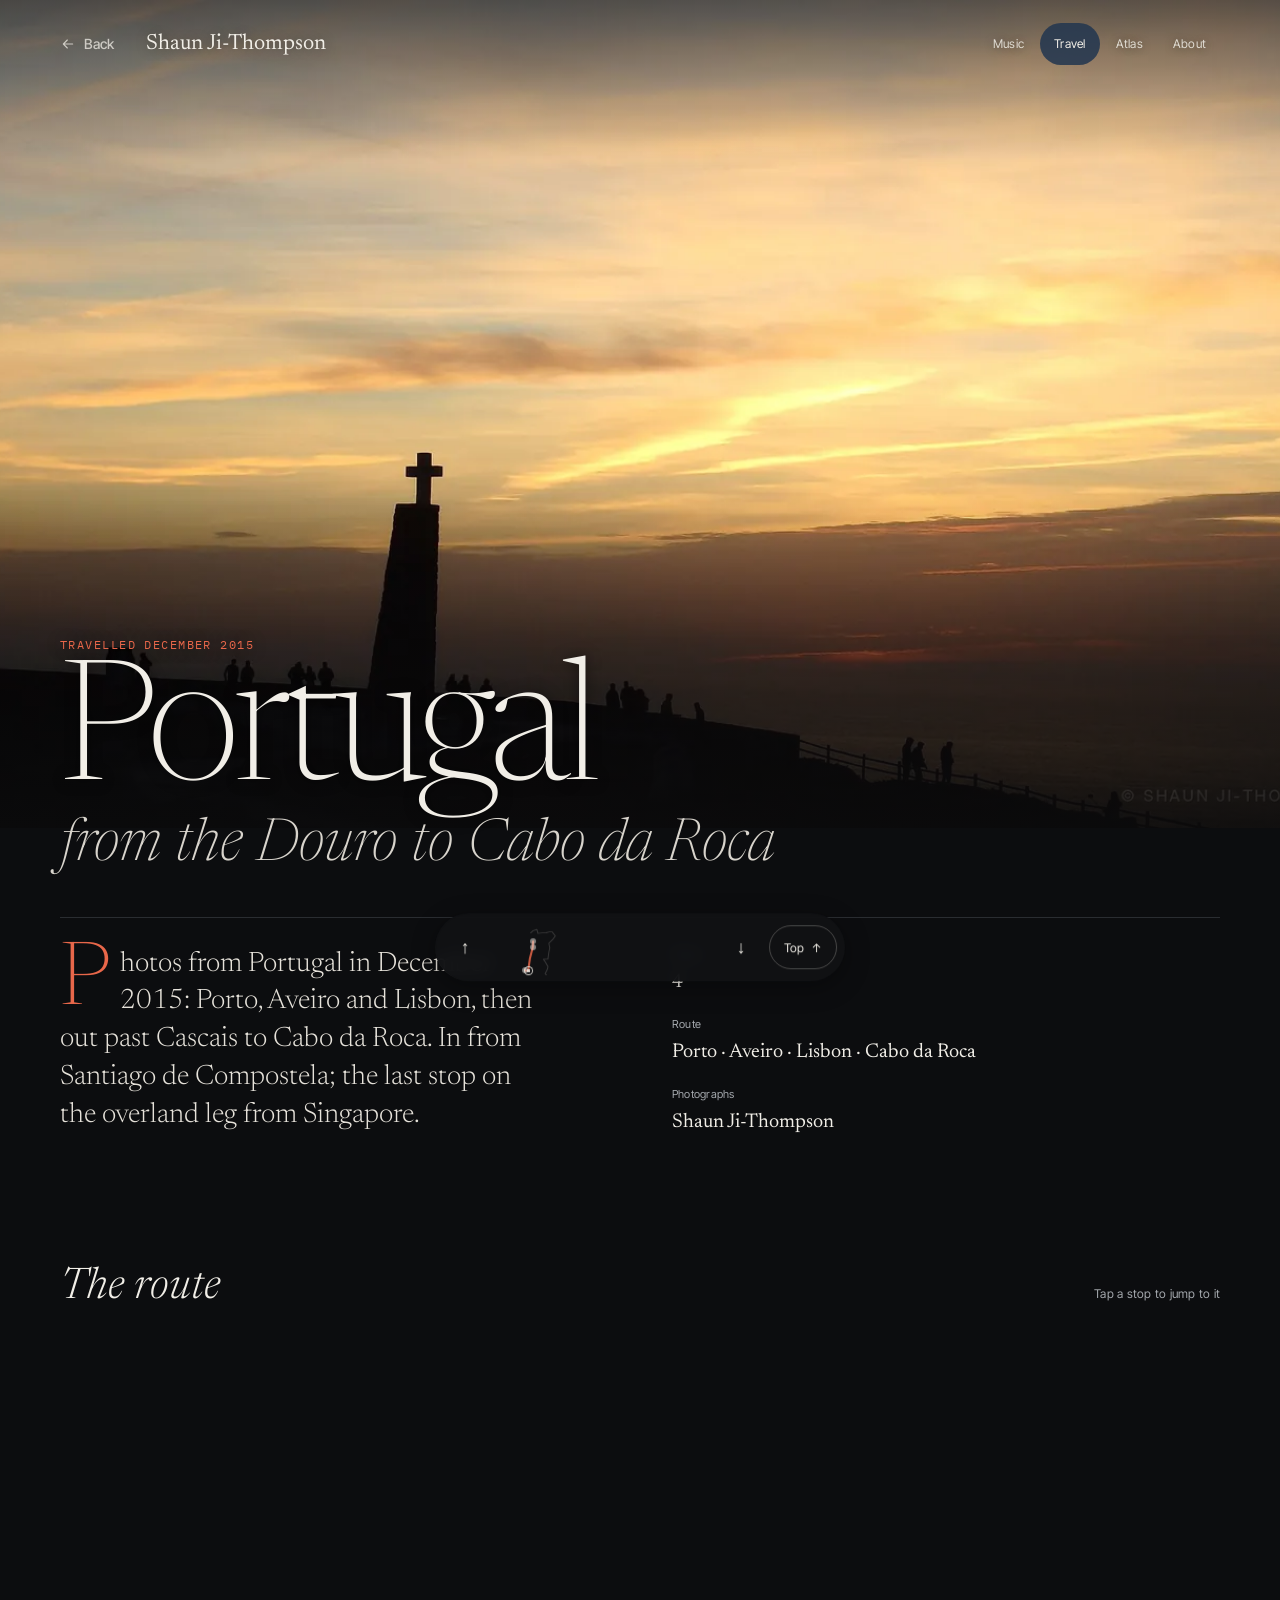
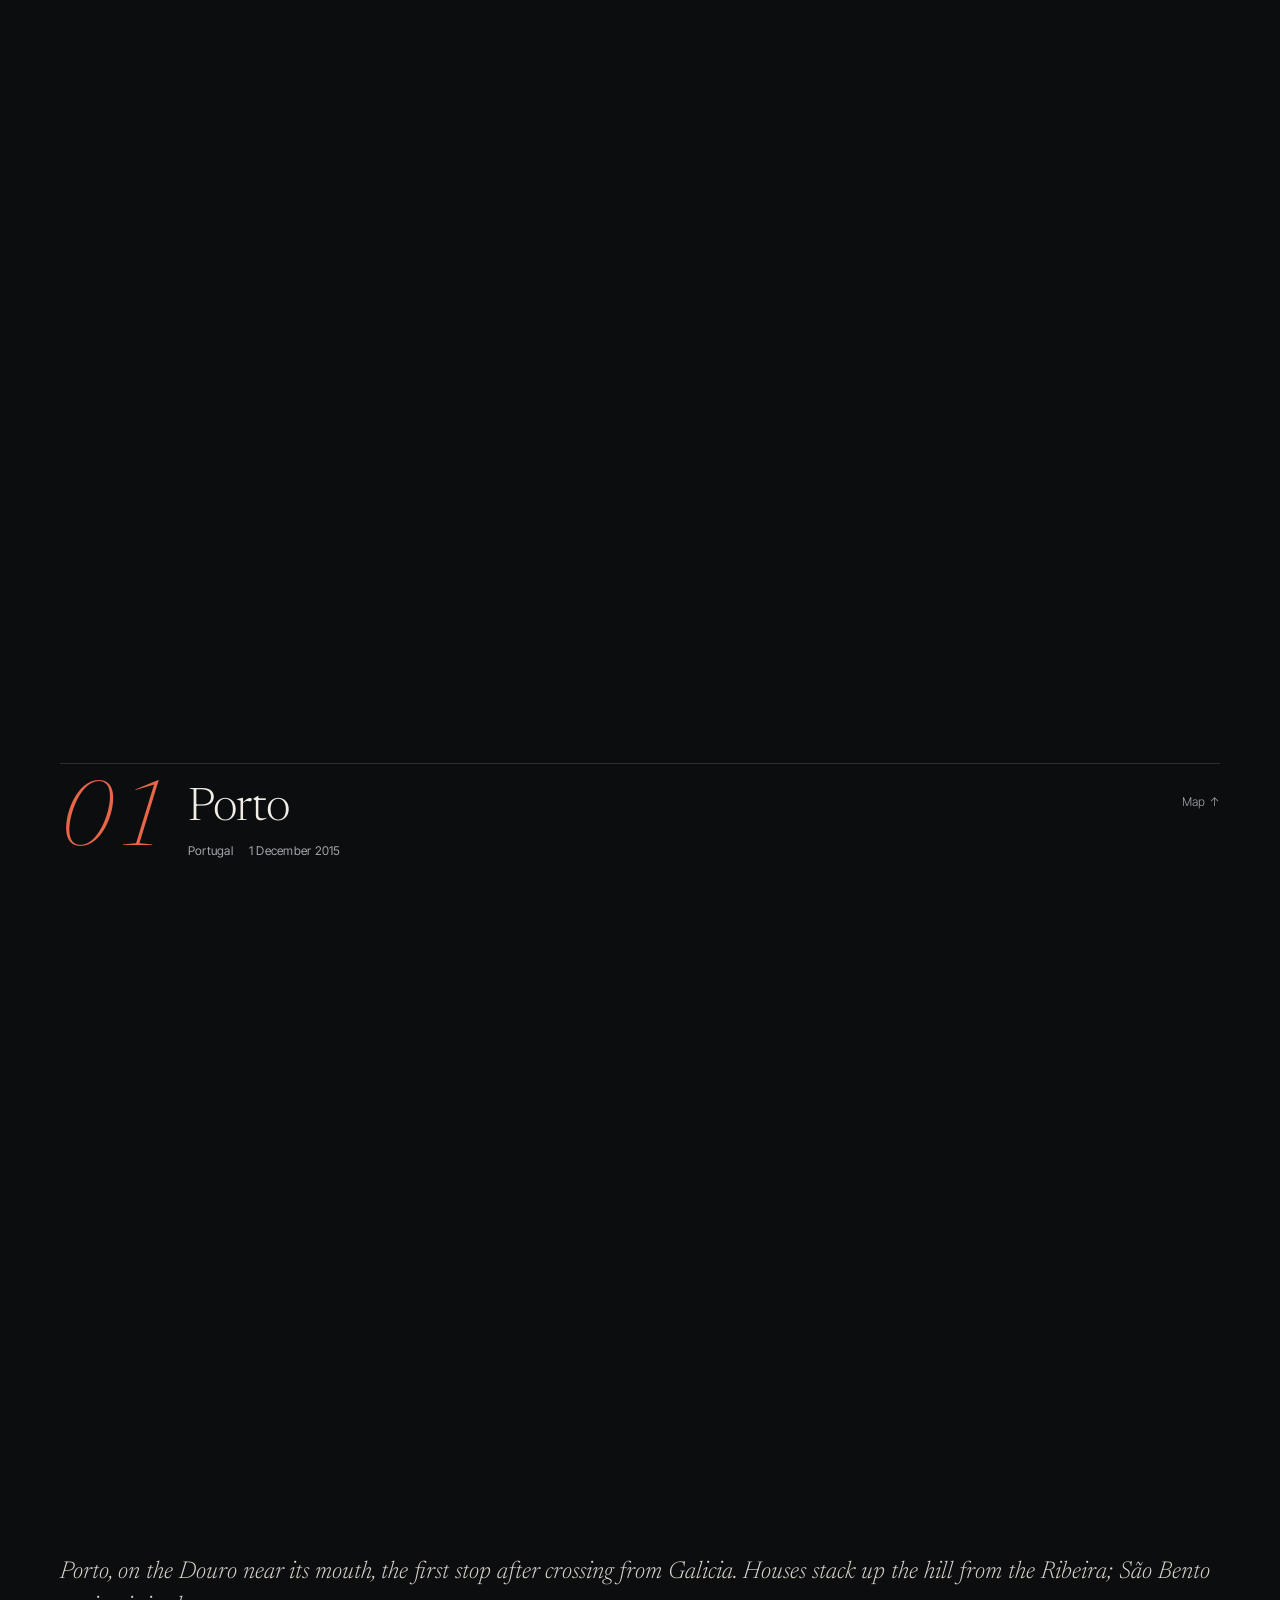
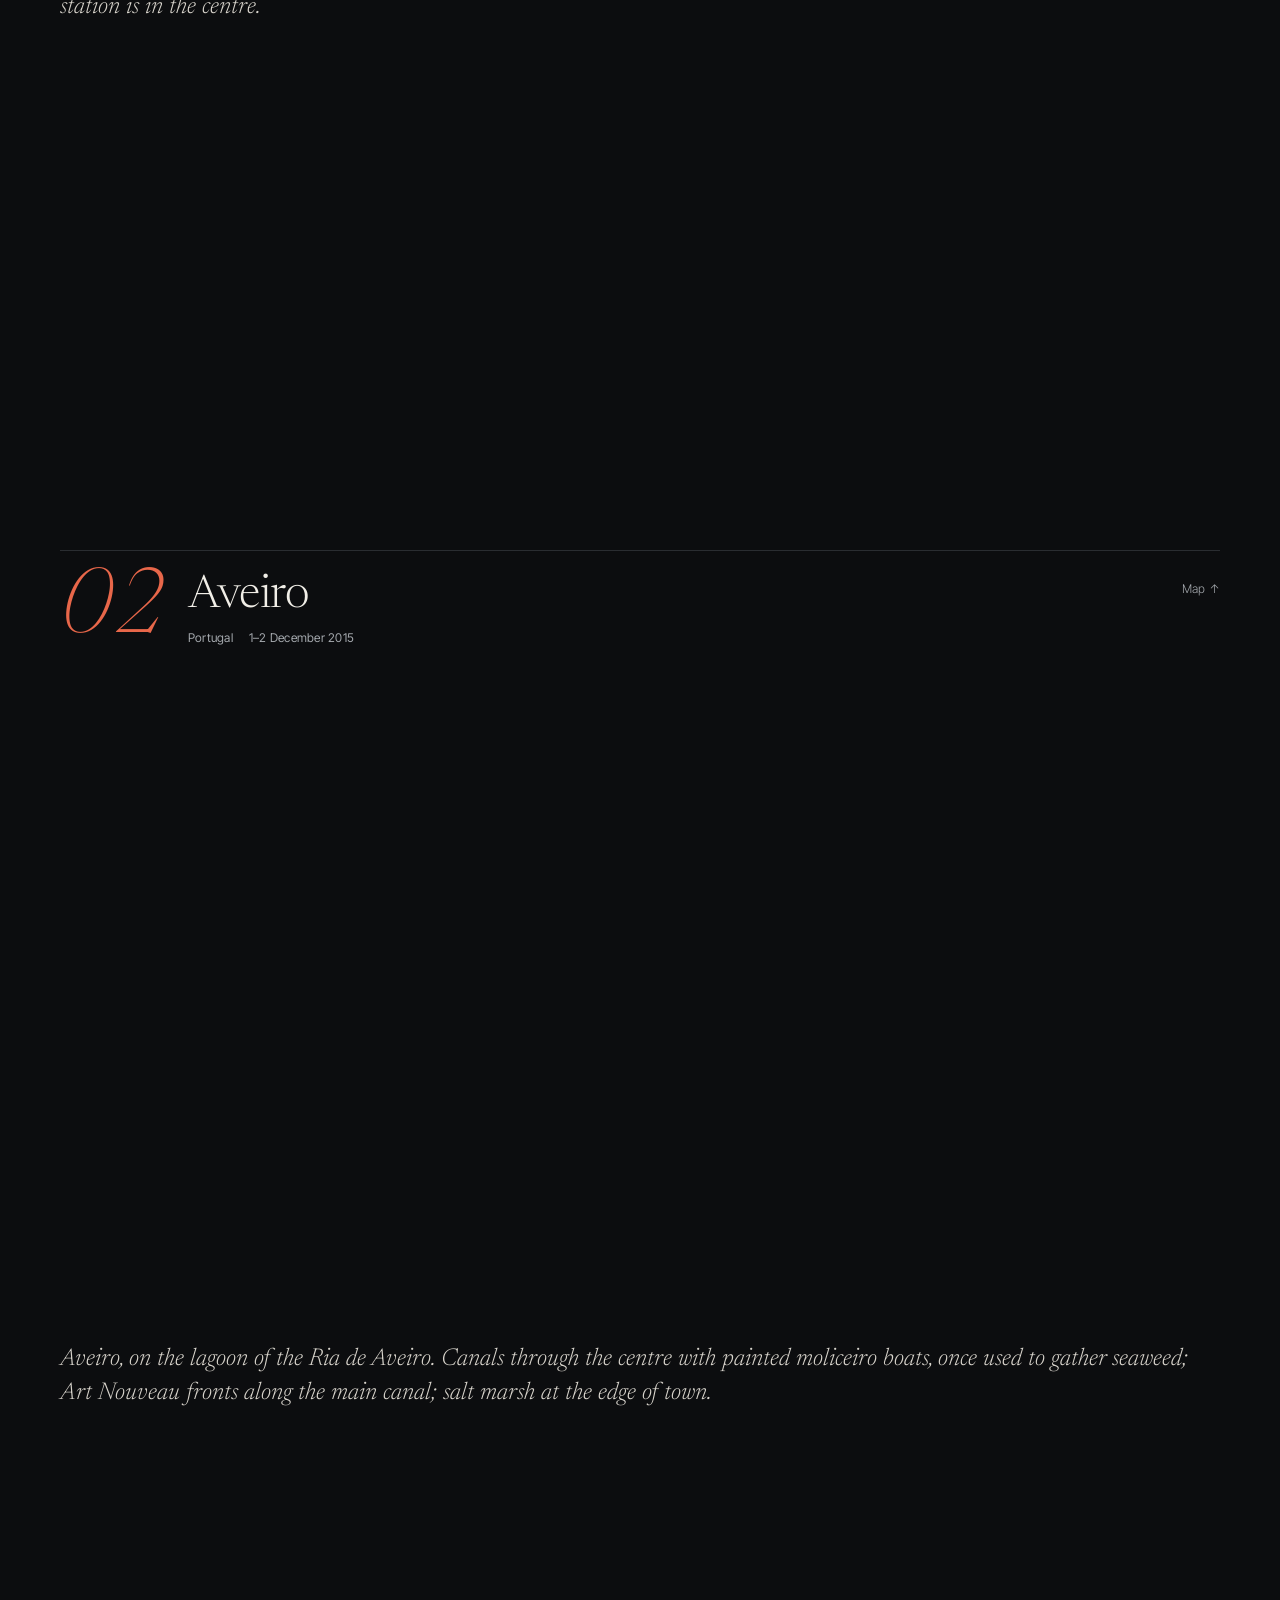
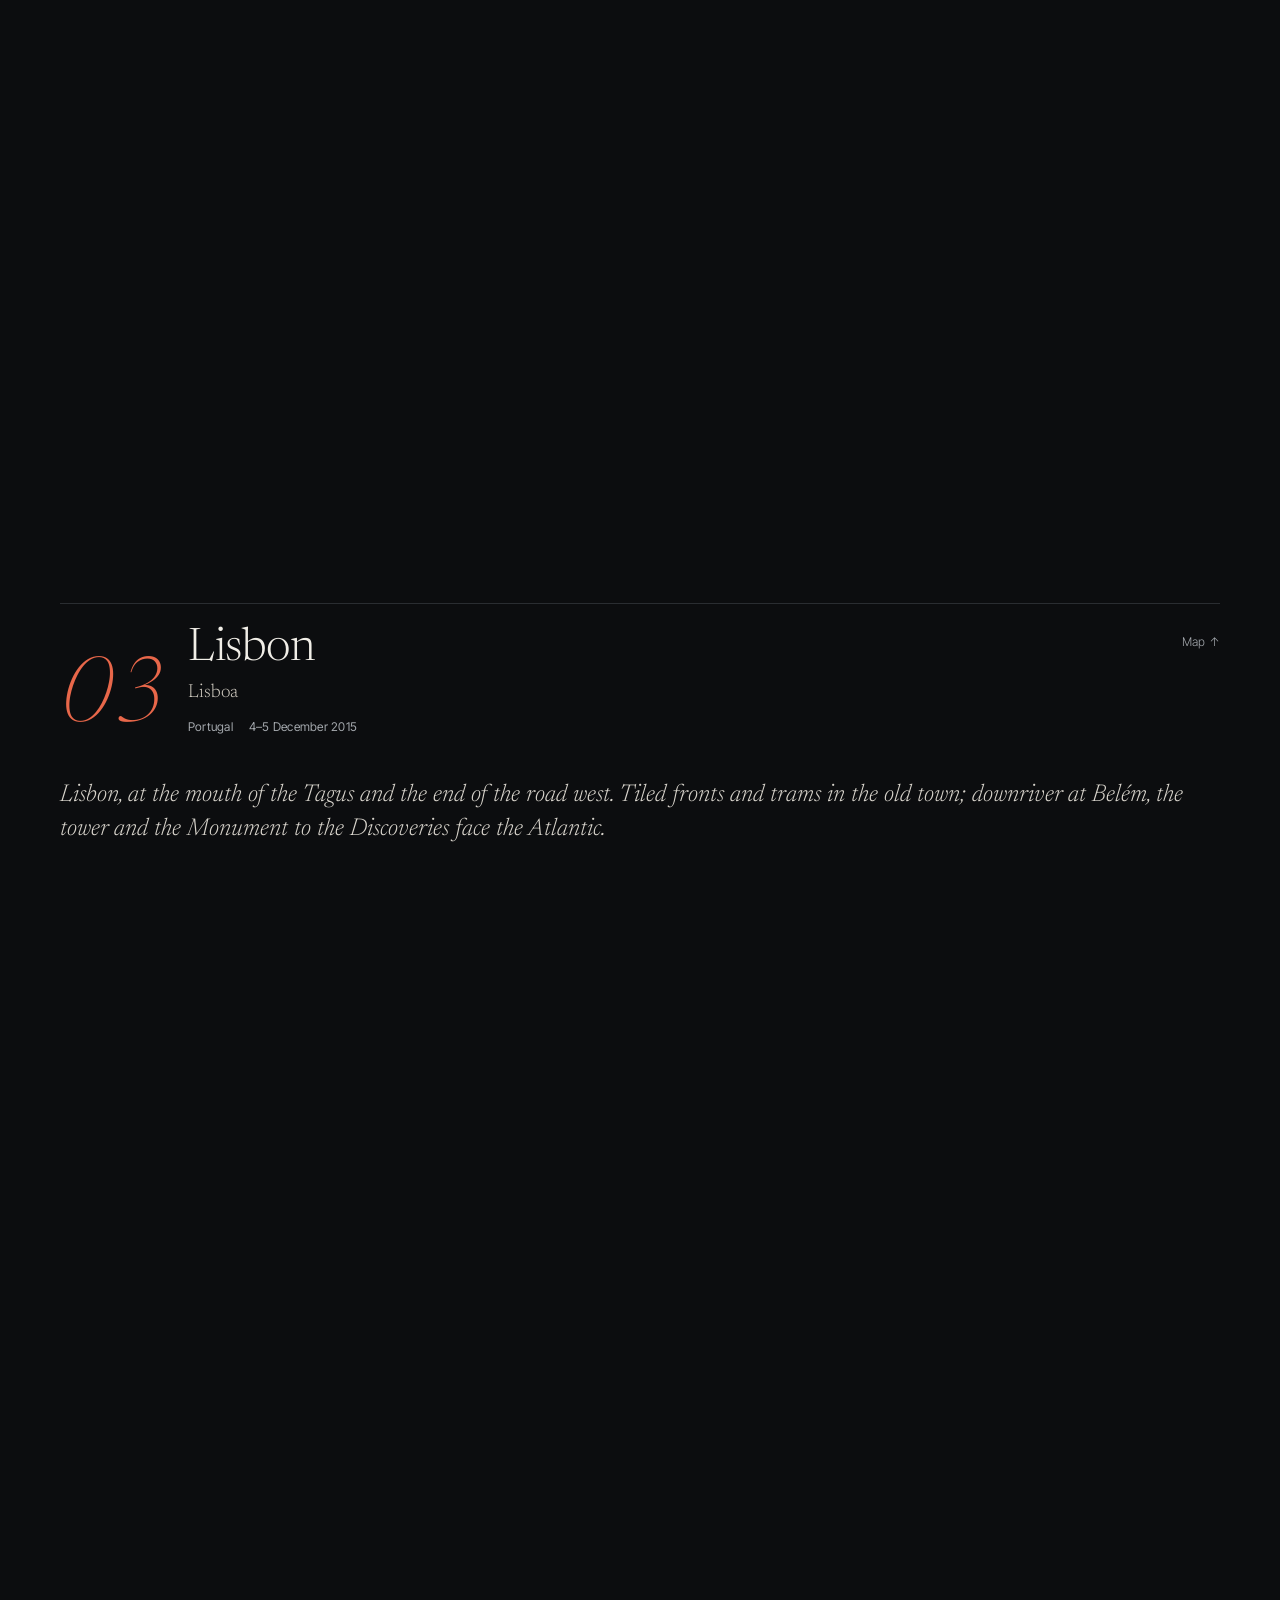
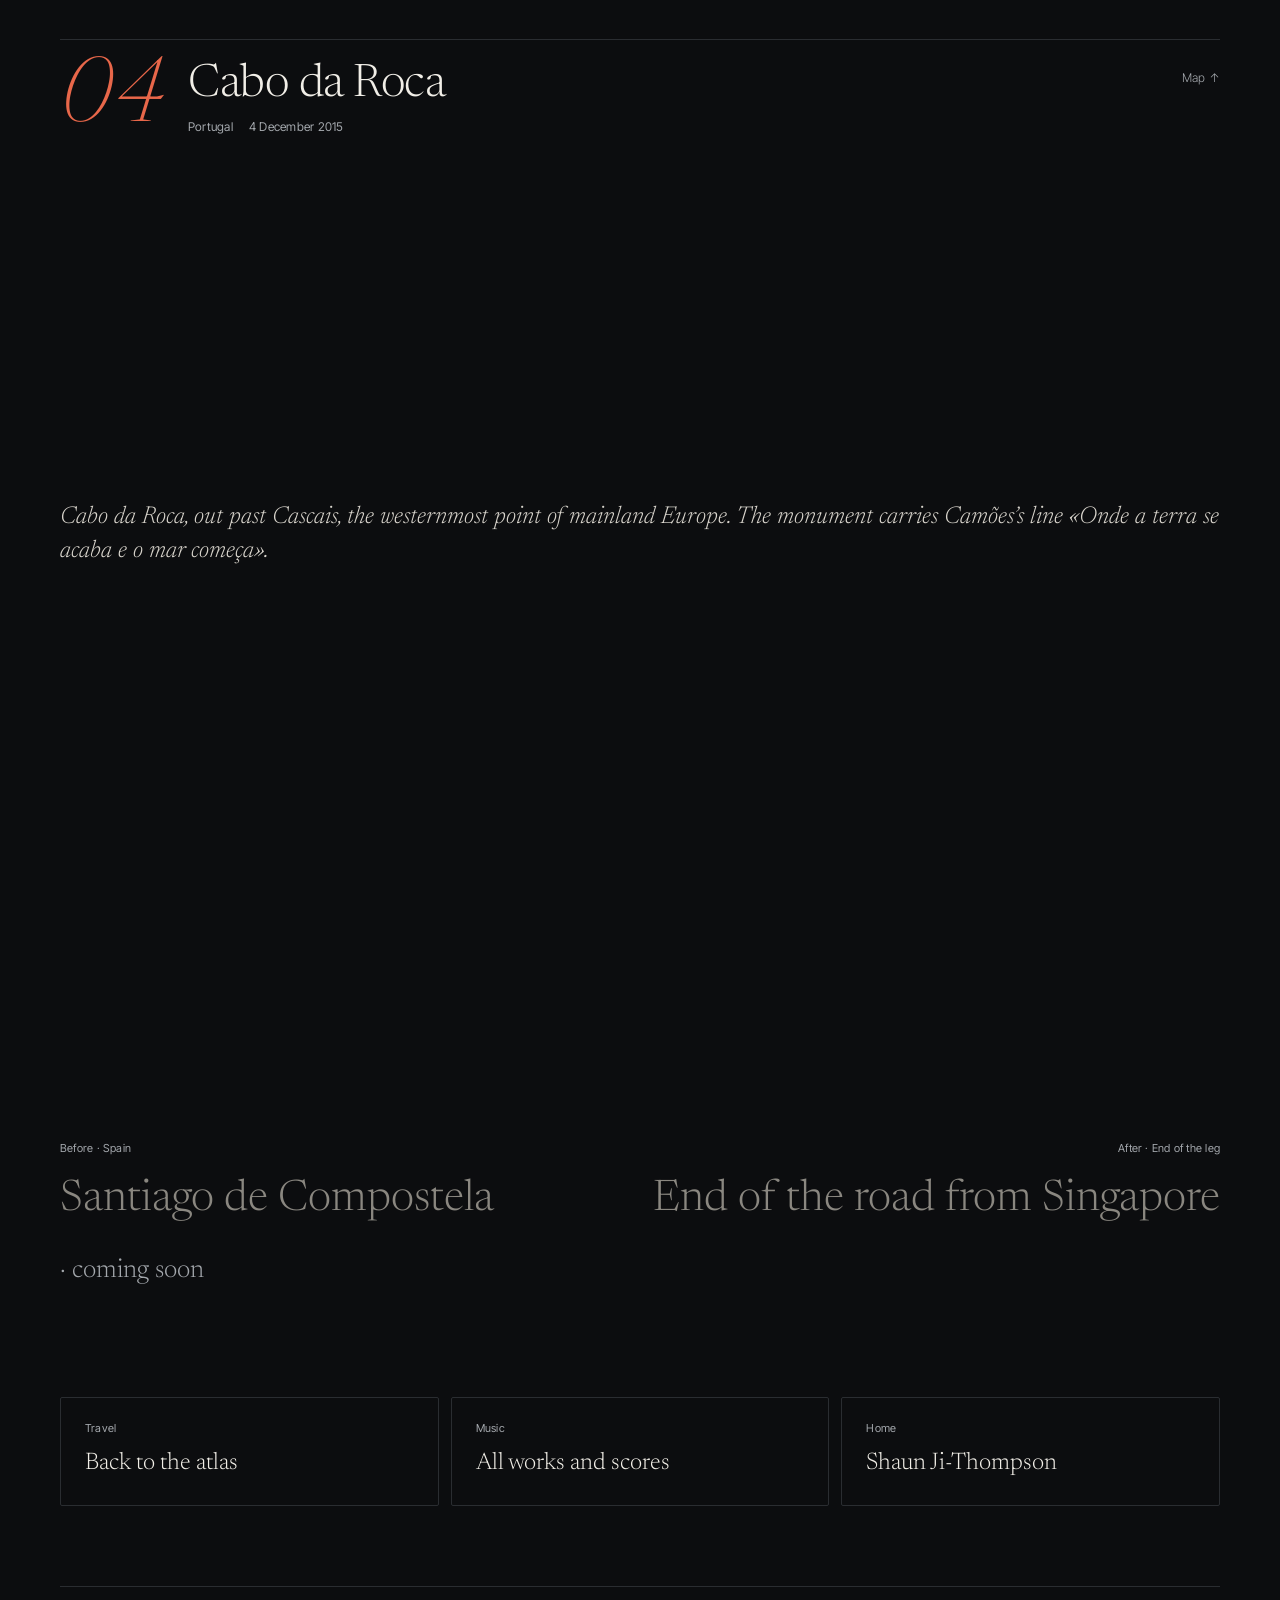
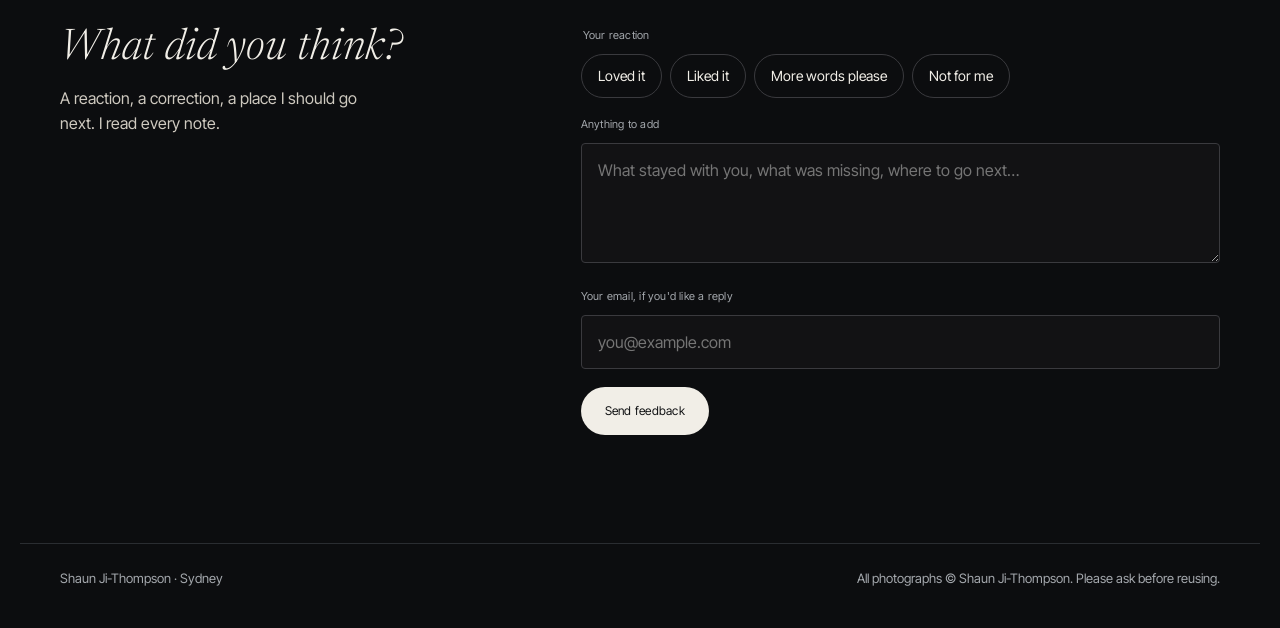
<file: portugal-2015.html>
<!doctype html>
<html lang="en">
<head>
<meta charset="utf-8">
<meta name="viewport" content="width=device-width, initial-scale=1">
<title>Portugal, December 2015 — Shaun Ji-Thompson</title>
<meta name="description" content="Photos from Portugal in December 2015: Porto, Aveiro, Lisbon and Cabo da Roca, the last stop on the overland route from Singapore.">
<link rel="canonical" href="https://shaunjithompson.github.io/two-worlds/portugal-2015.html">
<meta property="og:type" content="article">
<meta property="og:site_name" content="Shaun Ji-Thompson">
<meta property="og:title" content="Portugal — from the Douro to Cabo da Roca">
<meta property="og:description" content="Photos from Portugal in December 2015: Porto, Aveiro, Lisbon and Cabo da Roca, the last stop on the overland route from Singapore.">
<meta property="og:url" content="https://shaunjithompson.github.io/two-worlds/portugal-2015.html">
<meta property="og:image" content="https://shaunjithompson.github.io/two-worlds/assets/portugal-cover.jpg">
<meta name="twitter:card" content="summary_large_image">
<script type="application/ld+json">{"@context": "https://schema.org", "@type": "Article", "headline": "Portugal — from the Douro to Cabo da Roca", "description": "Photos from Portugal in December 2015: Porto, Aveiro, Lisbon and Cabo da Roca, the last stop on the overland route from Singapore.", "image": "https://shaunjithompson.github.io/two-worlds/assets/portugal-cover.jpg", "datePublished": "2026-11-17", "author": {"@type": "Person", "name": "Shaun Ji-Thompson", "url": "https://shaunjithompson.github.io/two-worlds/"}, "about": {"@type": "Place", "name": "Portugal"}, "mainEntityOfPage": "https://shaunjithompson.github.io/two-worlds/portugal-2015.html"}</script>
<link rel="preconnect" href="https://fonts.googleapis.com">
<link rel="preconnect" href="https://fonts.gstatic.com" crossorigin>
<link href="https://fonts.googleapis.com/css2?family=Newsreader:ital,opsz,wght@0,6..72,200;0,6..72,300;0,6..72,400;0,6..72,500;1,6..72,200;1,6..72,300;1,6..72,400&family=Inter+Tight:wght@400;500;600&family=IBM+Plex+Mono:wght@400;500&display=swap" rel="stylesheet">
<link rel="stylesheet" href="css/base.css">
<link rel="stylesheet" href="css/essay.css">
<style>
:root { --native-font: 'Newsreader', serif; --map-ratio: 1200 / 1820; }
</style>
<script>document.documentElement.classList.add('js')</script>
</head>
<body data-native-lang="pt" data-mini="-26 3 124 72" data-feedback-subject="Portugal, 2015">
<a class="skip" href="#content">Skip to the essay</a>
<div class="progress" id="progress" aria-hidden="true"></div>

<header class="wrap nav">
  <div class="tw-brandrow"><a class="tw-back" href="index.html#back" data-back><svg aria-hidden="true" width="16" height="16" viewBox="0 0 24 24" fill="none" stroke="currentColor" stroke-width="1.6" stroke-linecap="round" stroke-linejoin="round"><path d="M19 12H5M11 6l-6 6 6 6"/></svg>Back</a><a class="brand" href="index.html">Shaun Ji-Thompson</a></div>
  <nav class="nav-links" aria-label="Primary">
    <a href="index.html#music">Music</a>
    <a href="index.html#travel" aria-current="page">Travel</a>
    <a href="atlas.html">Atlas</a>
    <a href="index.html#about">About</a>
  </nav>
</header>

<main id="content">
<div class="opener">
  <img class="cover" id="cover" src="assets/portugal-cover.jpg" alt="The stone cross on its column at Cabo da Roca against the sunset, people along the railing in silhouette" width="2000" height="1125" srcset="assets/sized/portugal-cover-800.webp 800w, assets/sized/portugal-cover-1400.webp 1400w, assets/portugal-cover.jpg 2000w" sizes="100vw" fetchpriority="high">
</div>

<section class="wrap title">
  <p class="mono-keep kicker"><span class="accent">Travelled <span data-k="date">December 2015</span></span></p>
  <h1 data-k="title">Portugal</h1>
  <p class="subtitle" data-k="subtitle">from the Douro to Cabo da Roca</p>
  <div class="deck">
    <p class="standfirst" data-k="standfirst">Photos from Portugal in December 2015: Porto, Aveiro and Lisbon, then out past Cascais to Cabo da Roca. In from Santiago de Compostela; the last stop on the overland leg from Singapore.</p>
    <dl class="facts">
      <div><dt>Stops</dt><dd id="stop-count">4</dd></div>
      <div class="span"><dt>Route</dt><dd id="stop-list">Porto · Aveiro · Lisbon · Cabo da Roca</dd></div>
      <div class="span"><dt>Photographs</dt><dd>Shaun Ji-Thompson</dd></div>
    </dl>
  </div>
</section>

<section class="wrap route" id="route" aria-labelledby="route-h">
  <div class="sec-head"><h2 id="route-h">The route</h2><span class="mono" aria-hidden="true">Tap a stop to jump to it</span></div>
  <div class="map-card tall reveal">
    <p class="sr-only" id="map-desc">Dot map of Portugal and western Spain, with the border. Lisbon is marked as the capital. A faint line comes down from Santiago de Compostela in Galicia to Porto; the route runs south along the coast to Aveiro, on to Lisbon, then west past Cascais to Cabo da Roca. Nazaré is marked on the coast between Aveiro and Lisbon.</p>
    <div class="map" role="group" aria-label="Route map" aria-describedby="map-desc">
      <div class="stage">
      <img src="assets/portugal-map.png" alt="" width="1200" height="1820">
      <svg aria-hidden="true" viewBox="0 0 100 100" preserveAspectRatio="none">
        <defs><clipPath id="home-land" clipPathUnits="userSpaceOnUse"><polygon points="46.96,20.46 47.5,23.23 48.57,27.69 50.36,31.54 50.89,33.85 49.64,38.46 48.21,43.08 46.79,46.92 45.54,51.54 43.21,55.38 37.5,59.08 38.39,62.31 37.14,65.23 35.71,68.0 37.14,69.38 40.18,69.54 42.86,70.46 40.89,73.69 45.54,72.77 47.86,75.38 48.21,80.0 47.32,83.85 48.21,89.23 44.82,95.08 50.54,94.15 57.14,94.15 63.75,95.38 68.75,93.54 73.21,92.77 71.43,86.92 75.89,80.0 80.36,76.92 75.0,73.08 79.46,66.92 80.36,63.85 75.0,57.69 71.43,54.46 80.36,54.31 82.14,45.38 83.93,40.0 82.14,33.85 89.29,29.23 94.64,24.62 88.39,19.23 83.04,19.23 76.79,20.31 69.64,20.46 61.07,21.23 58.93,16.15 51.79,17.69"/></clipPath></defs>
        <image class="home-land" href="assets/portugal-map.png" x="0" y="0" width="100" height="100" preserveAspectRatio="none" clip-path="url(#home-land)"/>
        <g fill="none" stroke-linejoin="round" stroke-linecap="round">
          <path id="borders" d="M46.96 20.46 L51.79 17.69 L58.93 16.15 L61.07 21.23 L69.64 20.46 L76.79 20.31 L83.04 19.23 L88.39 19.23 L94.64 24.62 L89.29 29.23 L82.14 33.85 L83.93 40.00 L82.14 45.38 L80.36 54.31 L71.43 54.46 L75.00 57.69 L80.36 63.85 L79.46 66.92 L75.00 73.08 L80.36 76.92 L75.89 80.00 L71.43 86.92 L73.21 92.77" stroke="#121417" stroke-width="5" vector-effect="non-scaling-stroke"/>
          <use href="#borders" stroke="#6A7078" stroke-width="1.2" stroke-dasharray="2 4" vector-effect="non-scaling-stroke"/>
          <path d="M52.86 4.92 L51.61 31.54" stroke="#E8674A" stroke-opacity="0.45" stroke-width="2" stroke-dasharray="1 5" vector-effect="non-scaling-stroke"/>
          <path id="route-line" class="march" d="M51.61 31.54 L50.89 39.38 L45.54 53.08 L42.14 68.92 L37.14 69.23 L35.71 68.00" stroke="#E8674A" stroke-width="2.5" stroke-dasharray="10 7" vector-effect="non-scaling-stroke"/>
        </g>
      </svg>
      <span aria-hidden="true" class="lbl country home" style="left:63.39%;top:64.62%">Portugal</span>
      <span aria-hidden="true" class="lbl country" style="left:91.96%;top:44.62%">Spain</span>
      <span aria-hidden="true" class="lbl sea" style="left:16.07%;top:40.00%">Atlantic<br>Ocean</span>
      <span class="dot ctx" style="left:52.86%;top:4.92%"></span><span aria-hidden="true" class="lbl city ctx left" style="left:52.86%;top:4.92%">Santiago de Compostela</span>
      <a class="dot stopdot" href="#stop-porto" data-stop="porto" aria-label="Porto: go to this stop" style="left:51.61%;top:31.54%"></a><span aria-hidden="true" class="lbl city" style="left:51.61%;top:31.54%">Porto</span>
      <a class="dot stopdot" href="#stop-aveiro" data-stop="aveiro" aria-label="Aveiro: go to this stop" style="left:50.89%;top:39.38%"></a><span aria-hidden="true" class="lbl city" style="left:50.89%;top:39.38%">Aveiro</span>
      <span class="dot ctx" style="left:43.39%;top:55.38%"></span><span aria-hidden="true" class="lbl city ctx left" style="left:43.39%;top:55.38%">Nazaré</span>
      <a class="dot stopdot capital" href="#stop-lisbon" data-stop="lisbon" aria-label="Lisbon, the capital: go to this stop" style="left:42.14%;top:68.92%"></a><span aria-hidden="true" class="lbl city cap" style="left:42.14%;top:68.92%">Lisbon<span class="k">Capital</span></span>
      <a class="dot stopdot" href="#stop-cabo-da-roca" data-stop="cabo-da-roca" aria-label="Cabo da Roca: go to this stop" style="left:35.71%;top:68.00%"></a><span aria-hidden="true" class="lbl city left" style="left:35.71%;top:68.00%">Cabo da Roca</span>
      </div>
    </div>
  </div>
</section>

<!-- PHOTO DIARY: written by tools/build.py from content/journeys/portugal-2015.json (edit it in Pages CMS).
     Stops are sorted by date. 1 photo = feature / offset / inset (rotating), 2 = pair, 3+ = lead photo then pair or carousel. Stops without photos stay hidden. -->
<div id="diary">
<!-- diary:start -->
<section class="plate wrap lead" id="stop-porto" data-stop="porto" data-name="Porto" data-native=""><header class="plate-head"><span class="num">01</span><div class="place"><h2>Porto</h2><a class="to-map mono" href="#route" data-stop="porto">Map ↑</a></div><span class="meta mono"><span>Portugal</span><span>1 December 2015</span></span></header><div class="photos lead-photo reveal"><img src="assets/porto-03.jpg" alt="Tall houses with iron balconies and laundry hanging out, a corrugated-iron wall and tiled roofs behind" width="2000" height="1125" srcset="assets/sized/porto-03-800.webp 800w, assets/sized/porto-03-1400.webp 1400w, assets/porto-03.jpg 2000w" sizes="100vw"></div><p class="line"><span>Porto, on the Douro near its mouth, the first stop after crossing from Galicia. Houses stack up the hill from the Ribeira; São Bento station is in the centre.</span></p><div class="photos rest pair-grid reveal"><img src="assets/porto-02.jpg" alt="The clock and mansard roof of São Bento station against a clear sky" width="2000" height="1125" srcset="assets/sized/porto-02-800.webp 800w, assets/sized/porto-02-1400.webp 1400w, assets/porto-02.jpg 2000w" sizes="100vw" loading="lazy" decoding="async"><img src="assets/porto-01.jpg" alt="A francesinha: melted cheese over the sandwich, two sausages on top, in a dish of orange sauce" width="2000" height="1125" srcset="assets/sized/porto-01-800.webp 800w, assets/sized/porto-01-1400.webp 1400w, assets/porto-01.jpg 2000w" sizes="100vw" loading="lazy" decoding="async"></div></section>
<section class="plate wrap lead" id="stop-aveiro" data-stop="aveiro" data-name="Aveiro" data-native=""><header class="plate-head"><span class="num">02</span><div class="place"><h2>Aveiro</h2><a class="to-map mono" href="#route" data-stop="aveiro">Map ↑</a></div><span class="meta mono"><span>Portugal</span><span>1–2 December 2015</span></span></header><div class="photos lead-photo reveal"><img src="assets/aveiro-04.jpg" alt="Moliceiro boats moored on the central canal, Art Nouveau and tiled buildings along the quay" width="2000" height="1125" srcset="assets/sized/aveiro-04-800.webp 800w, assets/sized/aveiro-04-1400.webp 1400w, assets/aveiro-04.jpg 2000w" sizes="100vw" loading="lazy" decoding="async"></div><p class="line"><span>Aveiro, on the lagoon of the Ria de Aveiro. Canals through the centre with painted moliceiro boats, once used to gather seaweed; Art Nouveau fronts along the main canal; salt marsh at the edge of town.</span></p><div class="rest"><div class="carousel reveal"><div class="track" tabindex="0" role="group" aria-label="Aveiro photos, scroll sideways"><figure><img src="assets/aveiro-03.jpg" alt="A pão de ló sponge cake in a shop window, priced at 3.50 euros, custard tarts beside it" width="2000" height="1125" srcset="assets/sized/aveiro-03-800.webp 800w, assets/sized/aveiro-03-1400.webp 1400w, assets/aveiro-03.jpg 2000w" sizes="100vw" loading="lazy" decoding="async"></figure><figure><img src="assets/aveiro-05.jpg" alt="A red parking meter marked Aveiro 250 in front of tiled houses" width="2000" height="1125" srcset="assets/sized/aveiro-05-800.webp 800w, assets/sized/aveiro-05-1400.webp 1400w, assets/aveiro-05.jpg 2000w" sizes="100vw" loading="lazy" decoding="async"></figure><figure><img src="assets/aveiro-06.jpg" alt="A small white hut on the salt marsh, reflected in still water" width="2000" height="1125" srcset="assets/sized/aveiro-06-800.webp 800w, assets/sized/aveiro-06-1400.webp 1400w, assets/aveiro-06.jpg 2000w" sizes="100vw" loading="lazy" decoding="async"></figure><figure><img src="assets/aveiro-07.jpg" alt="A painted moliceiro boat heading down a canal towards a footbridge" width="1125" height="2000" srcset="assets/sized/aveiro-07-800.webp 800w, assets/aveiro-07.jpg 1125w" sizes="100vw" loading="lazy" decoding="async"></figure><figure><img src="assets/aveiro-08.jpg" alt="A café counter of coconut cakes, flaky pastries in a box, burnt-top egg pastries and almond tarts at one euro each" width="2000" height="1125" srcset="assets/sized/aveiro-08-800.webp 800w, assets/sized/aveiro-08-1400.webp 1400w, assets/aveiro-08.jpg 2000w" sizes="100vw" loading="lazy" decoding="async"></figure></div><div class="c-ctrl" hidden><span class="mono count">1 / 5</span><span class="c-btns"><button type="button" class="prev" aria-label="Previous photo">←</button><button type="button" class="next" aria-label="Next photo">→</button></span></div></div></div></section>
<section class="plate wrap lead" id="stop-lisbon" data-stop="lisbon" data-name="Lisbon" data-native="Lisboa"><header class="plate-head"><span class="num">03</span><div class="place"><h2>Lisbon</h2><a class="to-map mono" href="#route" data-stop="lisbon">Map ↑</a></div><span class="native" lang="pt">Lisboa</span><span class="meta mono"><span>Portugal</span><span>4–5 December 2015</span></span></header><div class="photos lead-photo reveal"><img src="assets/lisbon-03.jpg" alt="The Monument to the Discoveries: stone navigators, a friar and a figure holding a scroll of verse, climbing the prow of a ship" width="2000" height="1125" srcset="assets/sized/lisbon-03-800.webp 800w, assets/sized/lisbon-03-1400.webp 1400w, assets/lisbon-03.jpg 2000w" sizes="100vw" loading="lazy" decoding="async"></div><p class="line"><span>Lisbon, at the mouth of the Tagus and the end of the road west. Tiled fronts and trams in the old town; downriver at Belém, the tower and the Monument to the Discoveries face the Atlantic.</span></p><div class="rest"><div class="carousel reveal"><div class="track" tabindex="0" role="group" aria-label="Lisbon photos, scroll sideways"><figure><img src="assets/lisbon-01.jpg" alt="A charred egg pastry on a napkin beside a small black coffee" width="2000" height="1125" srcset="assets/sized/lisbon-01-800.webp 800w, assets/sized/lisbon-01-1400.webp 1400w, assets/lisbon-01.jpg 2000w" sizes="100vw" loading="lazy" decoding="async"></figure><figure><img src="assets/lisbon-02.jpg" alt="A grey-tiled corner building, a red tram turning on the street below" width="1125" height="2000" srcset="assets/sized/lisbon-02-800.webp 800w, assets/lisbon-02.jpg 1125w" sizes="100vw" loading="lazy" decoding="async"></figure><figure><img src="assets/lisbon-04.jpg" alt="The battlements of Belém Tower, carved with crosses, the Tagus behind" width="2000" height="1125" srcset="assets/sized/lisbon-04-800.webp 800w, assets/sized/lisbon-04-1400.webp 1400w, assets/lisbon-04.jpg 2000w" sizes="100vw" loading="lazy" decoding="async"></figure><figure><img src="assets/lisbon-05.jpg" alt="Roast chestnuts on paper beside a street seller&#x27;s smoking burner" width="1125" height="2000" srcset="assets/sized/lisbon-05-800.webp 800w, assets/lisbon-05.jpg 1125w" sizes="100vw" loading="lazy" decoding="async"></figure><figure><img src="assets/lisbon-06.jpg" alt="A pink stepped gable with peeling plaster, a pedestrian-crossing sign in front" width="1125" height="2000" srcset="assets/sized/lisbon-06-800.webp 800w, assets/lisbon-06.jpg 1125w" sizes="100vw" loading="lazy" decoding="async"></figure><figure><img src="assets/lisbon-07.jpg" alt="A narrow street between old plastered buildings, a strip of blue sky above" width="1125" height="2000" srcset="assets/sized/lisbon-07-800.webp 800w, assets/lisbon-07.jpg 1125w" sizes="100vw" loading="lazy" decoding="async"></figure></div><div class="c-ctrl" hidden><span class="mono count">1 / 6</span><span class="c-btns"><button type="button" class="prev" aria-label="Previous photo">←</button><button type="button" class="next" aria-label="Next photo">→</button></span></div></div></div></section>
<section class="plate wrap pair" id="stop-cabo-da-roca" data-stop="cabo-da-roca" data-name="Cabo da Roca" data-native=""><header class="plate-head"><span class="num">04</span><div class="place"><h2>Cabo da Roca</h2><a class="to-map mono" href="#route" data-stop="cabo-da-roca">Map ↑</a></div><span class="meta mono"><span>Portugal</span><span>4 December 2015</span></span></header><div class="photos reveal"><img src="assets/roca-02.jpg" alt="Cliffs dropping into the Atlantic, a rock in the surf below" width="2000" height="1125" srcset="assets/sized/roca-02-800.webp 800w, assets/sized/roca-02-1400.webp 1400w, assets/roca-02.jpg 2000w" sizes="100vw" loading="lazy" decoding="async"><img src="assets/roca-01.jpg" alt="Sunset over the Atlantic, the sky orange and blue above a band of cloud" width="2000" height="1125" srcset="assets/sized/roca-01-800.webp 800w, assets/sized/roca-01-1400.webp 1400w, assets/roca-01.jpg 2000w" sizes="100vw" loading="lazy" decoding="async"></div><p class="line"><span>Cabo da Roca, out past Cascais, the westernmost point of mainland Europe. The monument carries Camões’s line «Onde a terra se acaba e o mar começa».</span></p></section>
<!-- diary:end -->
</div>

<section class="wrap score-wrap" aria-label="The music">
  <div class="score reveal">
    <!-- score-cover:start --><a class="score-cover" href="o-mar-novo.html" tabindex="-1" aria-hidden="true"><img src="assets/mar-novo-cover.jpg" alt="" data-sizes="160px" width="1414" height="2000" srcset="assets/sized/mar-novo-cover-800.webp 800w, assets/sized/mar-novo-cover-1400.webp 1400w, assets/mar-novo-cover.jpg 1414w" sizes="160px" loading="lazy" decoding="async"></a><!-- score-cover:end -->
    <div>
      <p class="mono label">The score · Shaun Ji-Thompson · <span id="music-year">2026</span></p>
      <h3><a id="music-link" href="o-mar-novo.html" lang="pt">O Mar Novo: «As Vagas de Nazaré»</a></h3>
      <p id="music-blurb">For wind band, on the great Atlantic winter waves that break off Nazaré, on this coast between Aveiro and Lisbon.</p>
    </div>
    <a class="btn" id="music-btn" href="o-mar-novo.html">See the score <span aria-hidden="true">→</span></a>
  </div>
</section>


<nav class="wrap leg" aria-label="The rest of the leg">
  <div id="before"><span class="mono">Before · Spain</span><span class="serif">Santiago de Compostela <span class="soon">· coming soon</span></span></div>
  <div id="after"><span class="mono">After · End of the leg</span><span class="serif">End of the road from Singapore</span></div>
</nav>

<nav class="wrap more" aria-label="More from Two Worlds">
  <a href="atlas.html#place-portugal"><span class="mono">Travel</span><span class="serif">Back to the atlas</span></a>
  <a href="index.html#music"><span class="mono">Music</span><span class="serif">All works and scores</span></a>
  <a href="index.html"><span class="mono">Home</span><span class="serif">Shaun Ji-Thompson</span></a>
</nav>

<section class="wrap feedback" aria-labelledby="fb-h">
  <div class="fb">
    <div>
      <h2 id="fb-h">What did you think?</h2>
      <p class="intro">A reaction, a correction, a place I should go next. I read every note.</p>
    </div>
    <form id="fb-form" data-endpoint="" data-email="shaunjithompson@gmail.com" novalidate>
      <input type="hidden" name="page" value="Portugal, December 2015">
      <fieldset>
        <legend>Your reaction</legend>
        <div class="chips">
          <label><input type="radio" name="rating" value="Loved it"><span>Loved it</span></label>
          <label><input type="radio" name="rating" value="Liked it"><span>Liked it</span></label>
          <label><input type="radio" name="rating" value="More words please"><span>More words please</span></label>
          <label><input type="radio" name="rating" value="Not for me"><span>Not for me</span></label>
        </div>
      </fieldset>
      <div><label for="fb-msg">Anything to add</label><textarea id="fb-msg" name="message" placeholder="What stayed with you, what was missing, where to go next…"></textarea></div>
      <div><label for="fb-email">Your email, if you'd like a reply</label><input id="fb-email" type="email" name="email" autocomplete="email" placeholder="you@example.com"></div>
      <button class="btn send" type="submit">Send feedback</button>
      <p class="status mono" id="fb-status" role="status" aria-live="polite"></p>
    </form>
  </div>
</section>
</main>

<footer class="wrap fine">
  <span>Shaun Ji-Thompson · Sydney</span>
  <span>All photographs © Shaun Ji-Thompson. Please ask before reusing.</span>
</footer>

<script src="js/essay.js"></script>
<script src="js/back.js"></script>
</body>
</html>
</file>
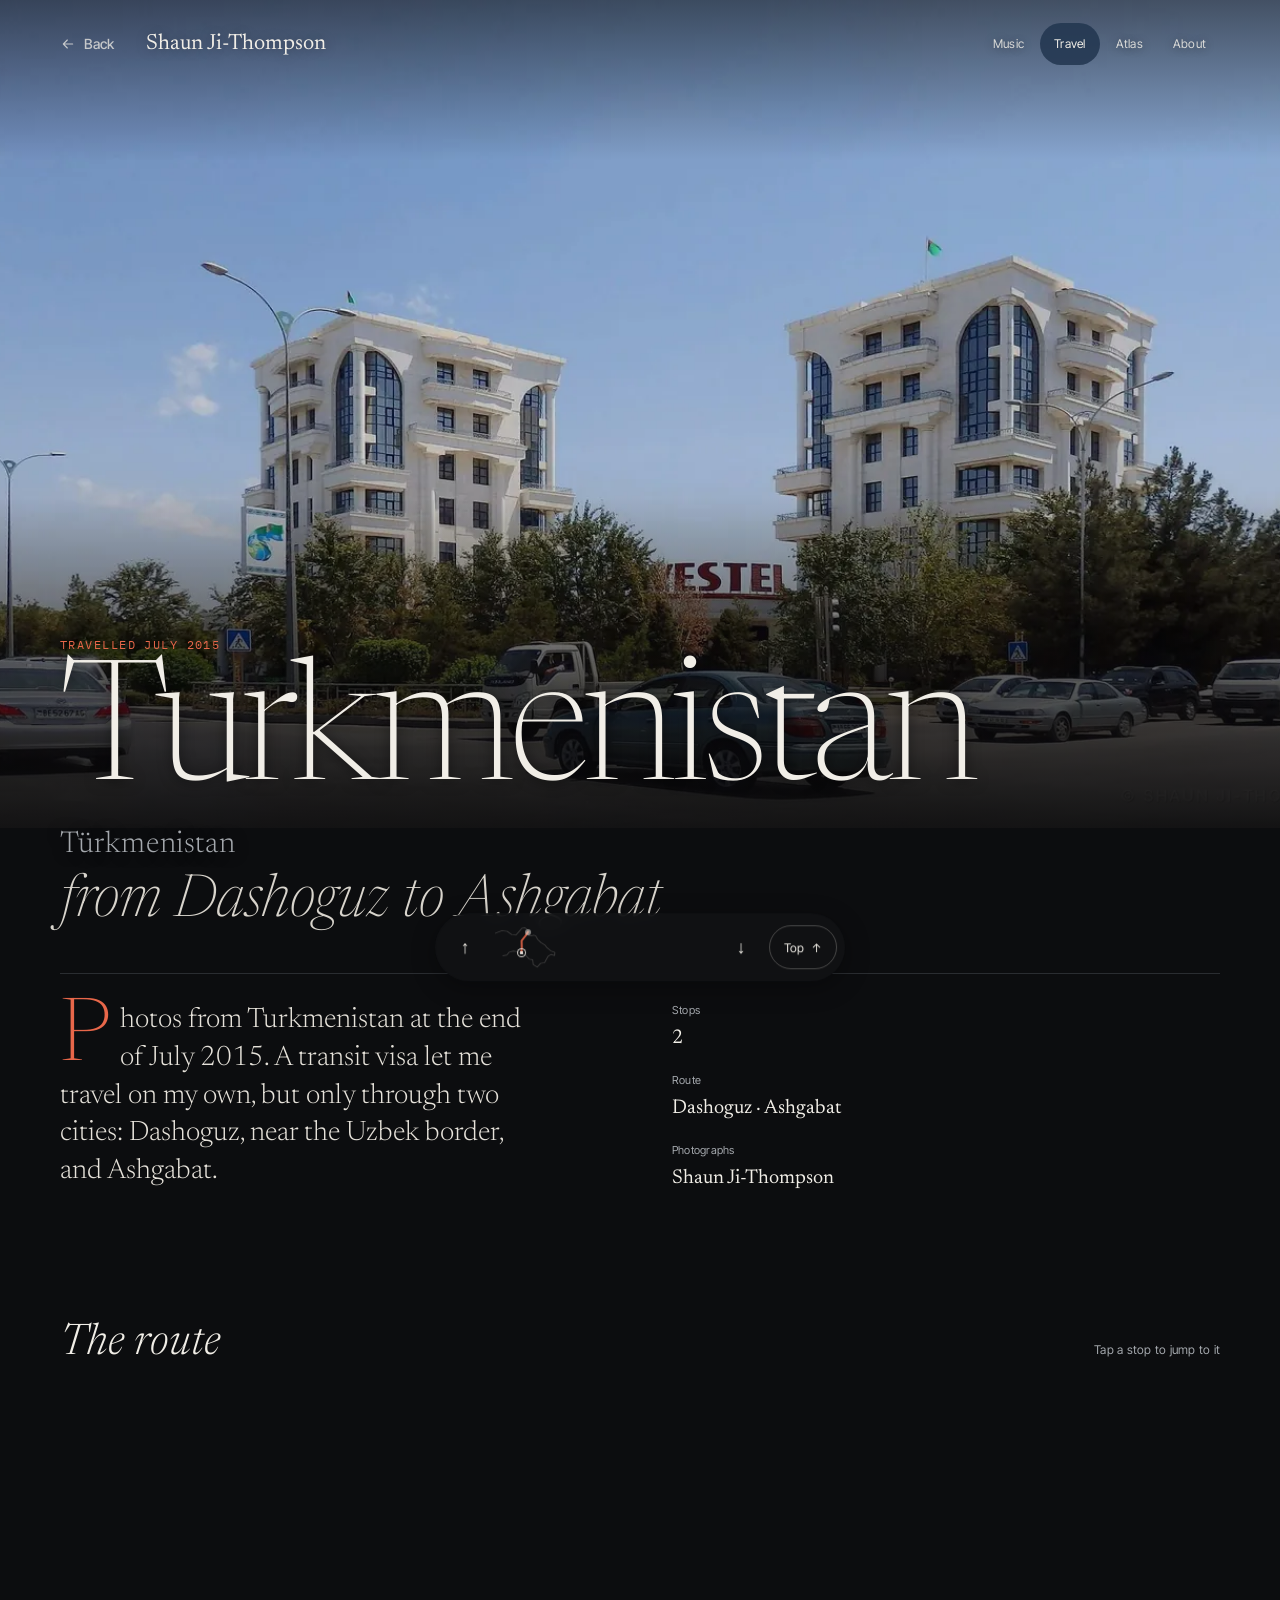
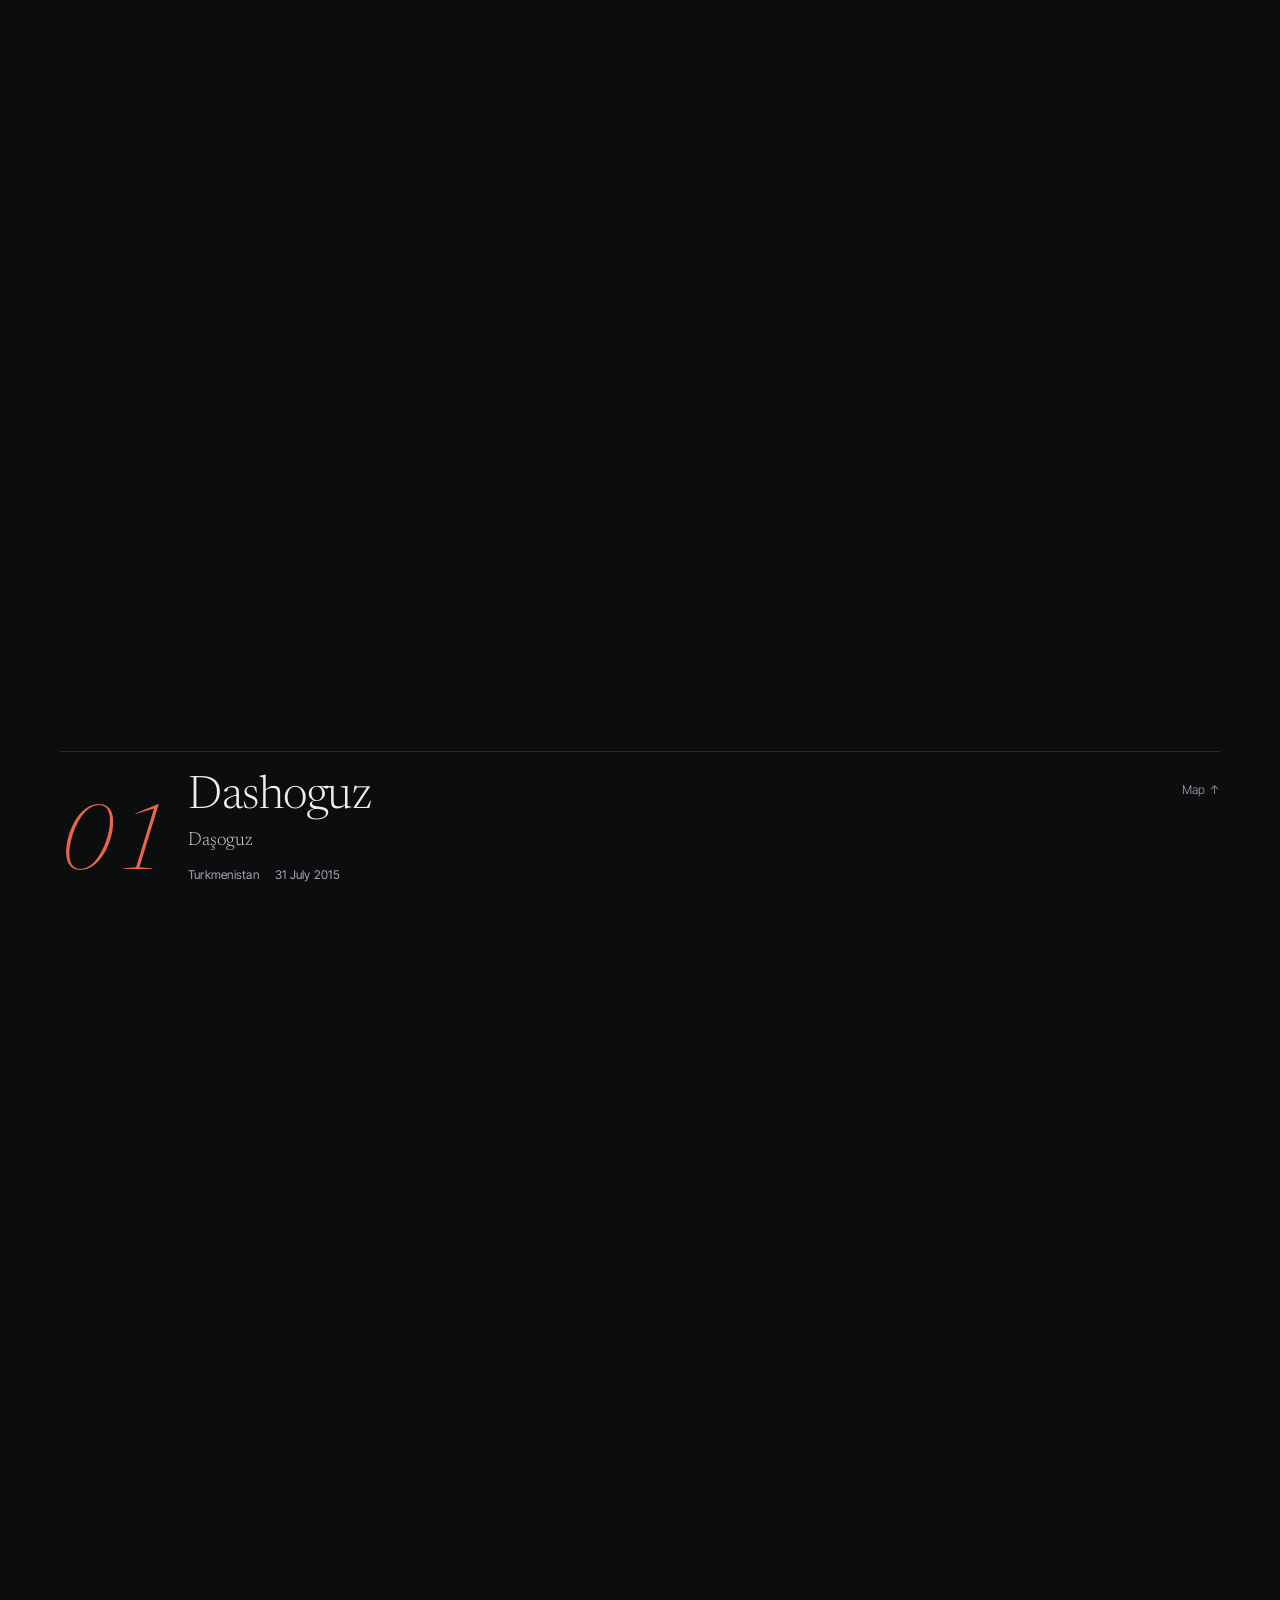
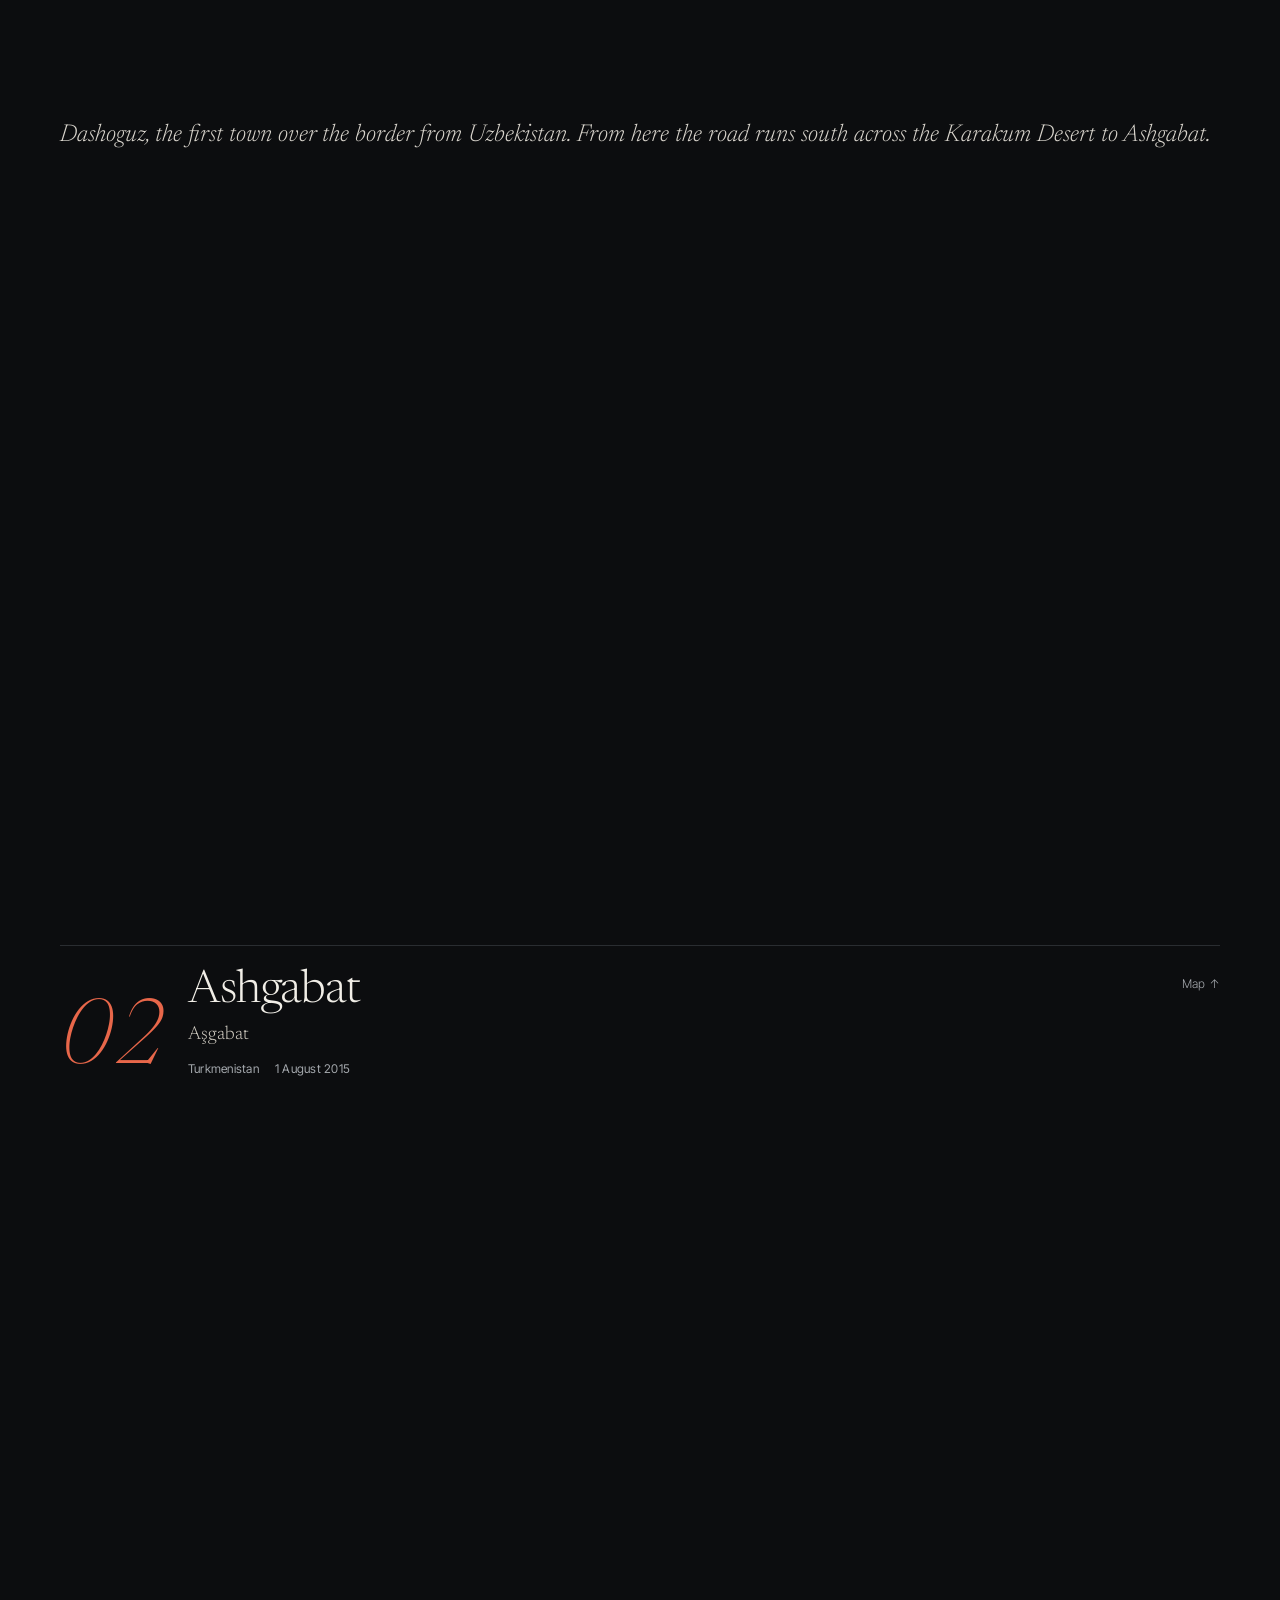
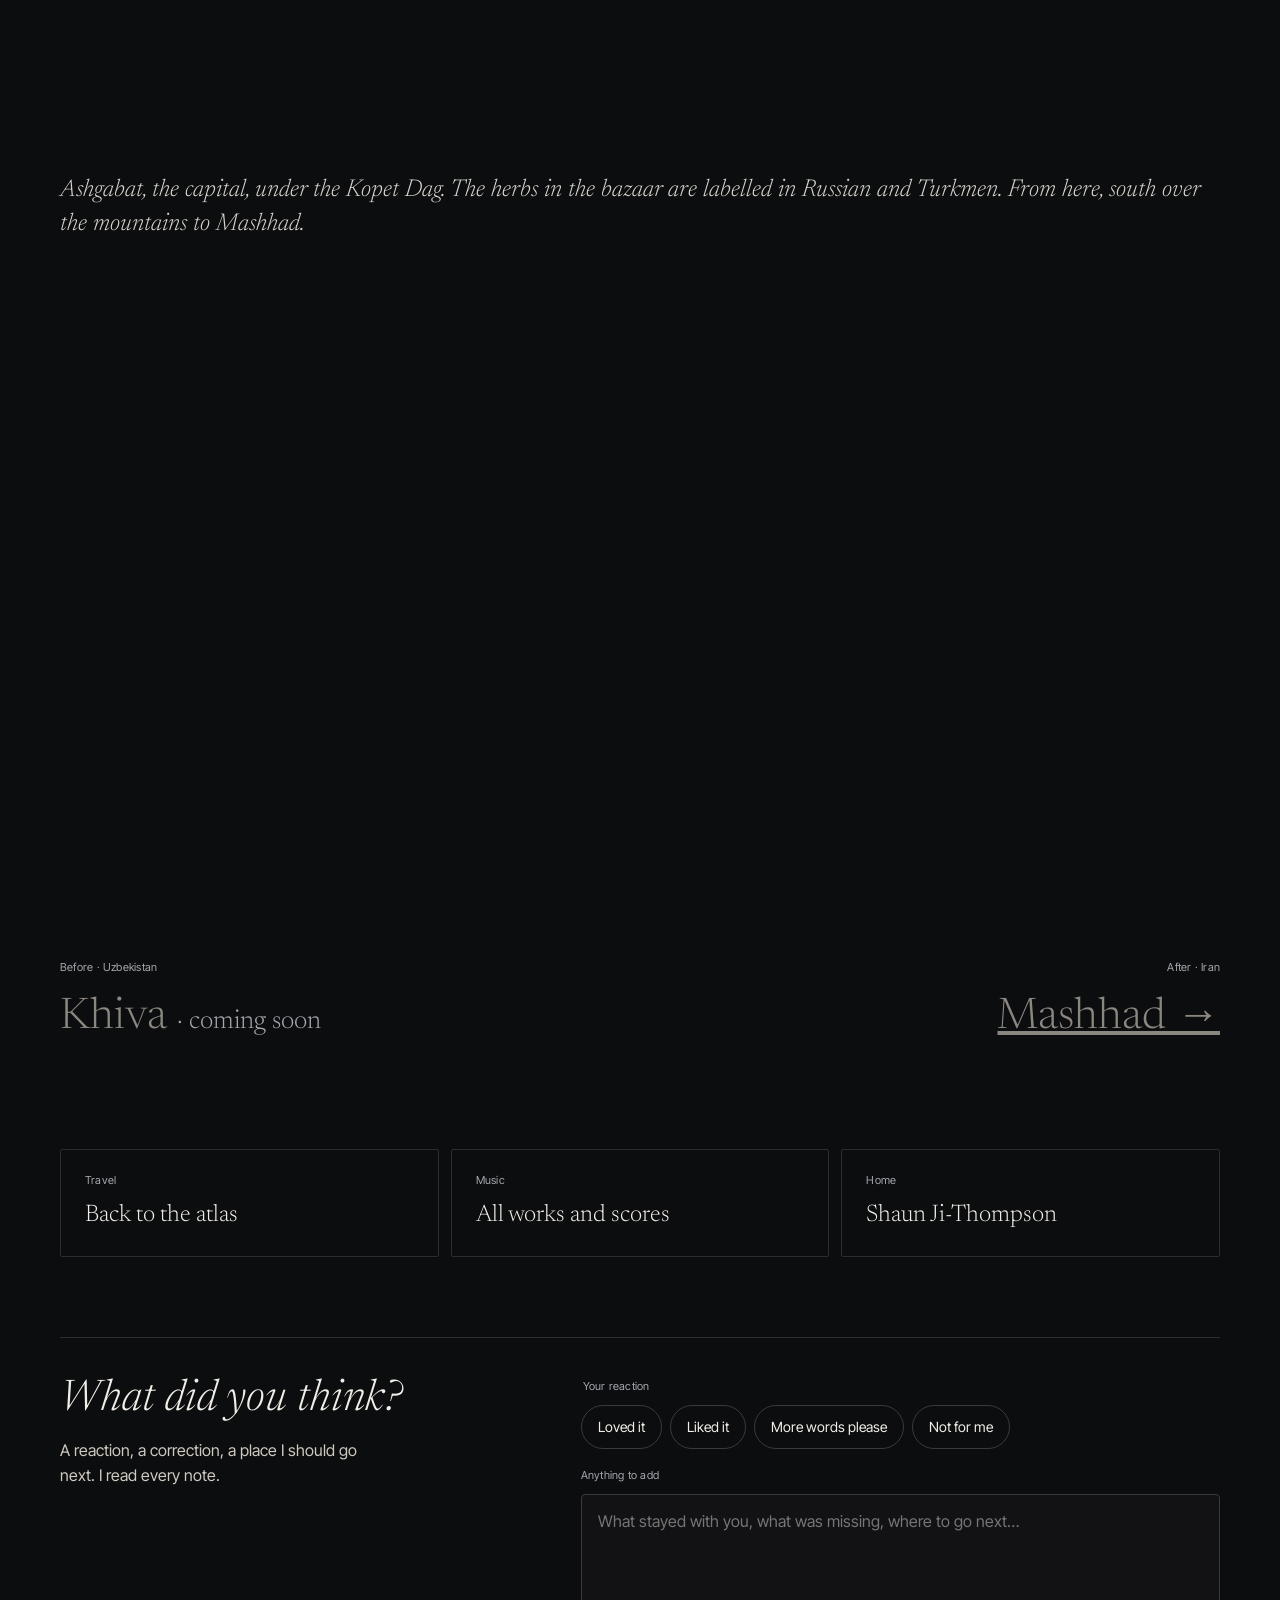
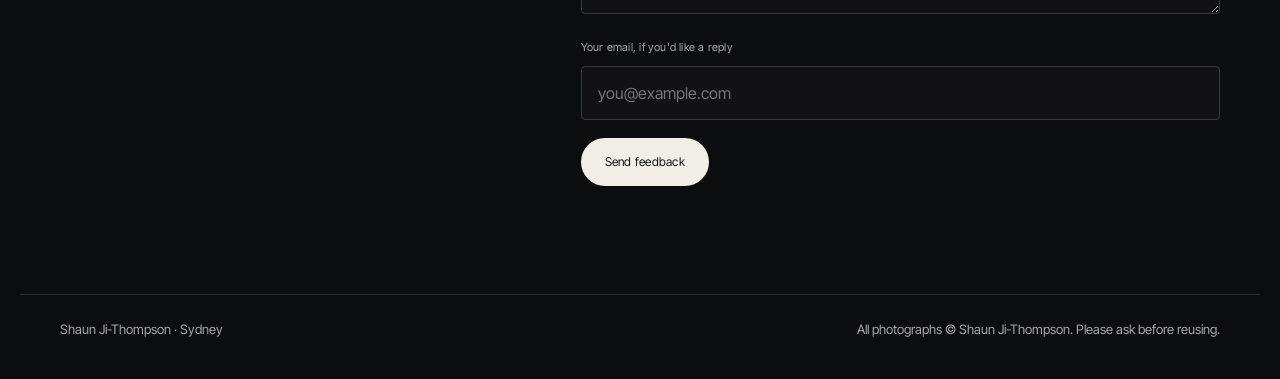
<file: turkmenistan-2015.html>
<!doctype html>
<html lang="en">
<head>
<meta charset="utf-8">
<meta name="viewport" content="width=device-width, initial-scale=1">
<title>Turkmenistan, July 2015 — Shaun Ji-Thompson</title>
<meta name="description" content="Photos from Turkmenistan in July 2015, on a transit visa: Dashoguz near the Uzbek border, then across the Karakum Desert to Ashgabat.">
<link rel="canonical" href="https://shaunjithompson.github.io/two-worlds/turkmenistan-2015.html">
<meta property="og:type" content="article">
<meta property="og:site_name" content="Shaun Ji-Thompson">
<meta property="og:title" content="Turkmenistan — from Dashoguz to Ashgabat">
<meta property="og:description" content="Photos from Turkmenistan in July 2015, on a transit visa: Dashoguz near the Uzbek border, then across the Karakum Desert to Ashgabat.">
<meta property="og:url" content="https://shaunjithompson.github.io/two-worlds/turkmenistan-2015.html">
<meta property="og:image" content="https://shaunjithompson.github.io/two-worlds/assets/ashgabat-cover.jpg">
<meta name="twitter:card" content="summary_large_image">
<script type="application/ld+json">{"@context": "https://schema.org", "@type": "Article", "headline": "Turkmenistan — from Dashoguz to Ashgabat", "description": "Photos from Turkmenistan in July 2015, on a transit visa: Dashoguz near the Uzbek border, then across the Karakum Desert to Ashgabat.", "image": "https://shaunjithompson.github.io/two-worlds/assets/ashgabat-cover.jpg", "datePublished": "2026-11-24", "author": {"@type": "Person", "name": "Shaun Ji-Thompson", "url": "https://shaunjithompson.github.io/two-worlds/"}, "about": {"@type": "Place", "name": "Turkmenistan"}, "mainEntityOfPage": "https://shaunjithompson.github.io/two-worlds/turkmenistan-2015.html"}</script>
<link rel="preconnect" href="https://fonts.googleapis.com">
<link rel="preconnect" href="https://fonts.gstatic.com" crossorigin>
<link href="https://fonts.googleapis.com/css2?family=Newsreader:ital,opsz,wght@0,6..72,200;0,6..72,300;0,6..72,400;0,6..72,500;1,6..72,200;1,6..72,300;1,6..72,400&family=Inter+Tight:wght@400;500;600&family=IBM+Plex+Mono:wght@400;500&display=swap" rel="stylesheet">
<link rel="stylesheet" href="css/base.css">
<link rel="stylesheet" href="css/essay.css">
<style>
:root { --native-font: 'Newsreader', serif; --map-ratio: 1600 / 1085; }
</style>
<script>document.documentElement.classList.add('js')</script>
</head>
<body data-native-lang="tk" data-mini="8 -5 90 116" data-feedback-subject="Turkmenistan, 2015">
<a class="skip" href="#content">Skip to the essay</a>
<div class="progress" id="progress" aria-hidden="true"></div>

<header class="wrap nav">
  <div class="tw-brandrow"><a class="tw-back" href="index.html#back" data-back><svg aria-hidden="true" width="16" height="16" viewBox="0 0 24 24" fill="none" stroke="currentColor" stroke-width="1.6" stroke-linecap="round" stroke-linejoin="round"><path d="M19 12H5M11 6l-6 6 6 6"/></svg>Back</a><a class="brand" href="index.html">Shaun Ji-Thompson</a></div>
  <nav class="nav-links" aria-label="Primary">
    <a href="index.html#music">Music</a>
    <a href="index.html#travel" aria-current="page">Travel</a>
    <a href="atlas.html">Atlas</a>
    <a href="index.html#about">About</a>
  </nav>
</header>

<main id="content">
<div class="opener">
  <img class="cover" id="cover" src="assets/ashgabat-cover.jpg" alt="Two white buildings with arched windows and flags on their roofs, cars crossing a junction in front, Ashgabat" width="2000" height="1125" srcset="assets/sized/ashgabat-cover-800.webp 800w, assets/sized/ashgabat-cover-1400.webp 1400w, assets/ashgabat-cover.jpg 2000w" sizes="100vw" fetchpriority="high">
</div>

<section class="wrap title">
  <p class="mono-keep kicker"><span class="accent">Travelled <span data-k="date">July 2015</span></span></p>
  <h1 data-k="title">Turkmenistan</h1>
  <p class="native" lang="tk" data-k="titleNative">Türkmenistan</p>
  <p class="subtitle" data-k="subtitle">from Dashoguz to Ashgabat</p>
  <div class="deck">
    <p class="standfirst" data-k="standfirst">Photos from Turkmenistan at the end of July 2015. A transit visa let me travel on my own, but only through two cities: Dashoguz, near the Uzbek border, and Ashgabat.</p>
    <dl class="facts">
      <div><dt>Stops</dt><dd id="stop-count">2</dd></div>
      <div class="span"><dt>Route</dt><dd id="stop-list">Dashoguz · Ashgabat</dd></div>
      <div class="span"><dt>Photographs</dt><dd>Shaun Ji-Thompson</dd></div>
    </dl>
  </div>
</section>

<section class="wrap route" id="route" aria-labelledby="route-h">
  <div class="sec-head"><h2 id="route-h">The route</h2><span class="mono" aria-hidden="true">Tap a stop to jump to it</span></div>
  <div class="map-card reveal">
    <p class="sr-only" id="map-desc">Dot map of Turkmenistan and its neighbours, with Turkmenistan's land borders. Ashgabat is marked as the capital. A faint line comes in from Khiva in Uzbekistan to Dashoguz; the route runs south across the Karakum Desert to Ashgabat, and a faint line continues over the Kopet Dag to Mashhad in Iran.</p>
    <div class="map" role="group" aria-label="Route map" aria-describedby="map-desc">
      <div class="stage">
      <img src="assets/turkmenistan-map.png" alt="" width="1600" height="1085">
      <svg aria-hidden="true" viewBox="0 0 100 100" preserveAspectRatio="none">
        <defs><clipPath id="home-land" clipPathUnits="userSpaceOnUse"><polygon points="11.43,23.91 20.57,18.48 28.00,20.11 34.29,26.96 40.29,27.72 45.14,19.57 48.57,13.59 52.57,12.50 56.00,16.30 58.86,19.57 58.00,22.83 57.14,25.54 57.71,28.26 62.29,29.13 65.14,27.72 68.00,29.35 70.86,36.96 75.43,43.48 80.57,47.83 83.43,53.26 89.14,60.33 94.86,63.59 94.57,70.11 89.71,67.93 85.71,71.20 82.86,78.26 80.57,84.78 74.86,86.41 70.29,94.02 64.57,89.13 63.71,78.80 59.14,77.72 53.14,68.48 48.00,66.30 41.71,61.96 36.57,60.87 30.86,63.04 27.43,69.02 22.00,70.65 22.86,46.74 17.14,30.43"/></clipPath></defs>
        <image class="home-land" href="assets/turkmenistan-map.png" x="0" y="0" width="100" height="100" preserveAspectRatio="none" clip-path="url(#home-land)"/>
        <g fill="none" stroke-linejoin="round" stroke-linecap="round">
          <path id="borders" d="M11.43 23.91 L20.57 18.48 L28.00 20.11 L34.29 26.96 L40.29 27.72 L45.14 19.57 L48.57 13.59 L52.57 12.50 L56.00 16.30 L58.86 19.57 L58.00 22.83 L57.14 25.54 L57.71 28.26 L62.29 29.13 L65.14 27.72 L68.00 29.35 L70.86 36.96 L75.43 43.48 L80.57 47.83 L83.43 53.26 L89.14 60.33 L94.86 63.59 L94.57 70.11 L89.71 67.93 L85.71 71.20 L82.86 78.26 L80.57 84.78 L74.86 86.41 L70.29 94.02 L64.57 89.13 L63.71 78.80 L59.14 77.72 L53.14 68.48 L48.00 66.30 L41.71 61.96 L36.57 60.87 L30.86 63.04 L27.43 69.02 L22.00 70.65"/>
          <use href="#borders" stroke="#6A7078" stroke-width="1.2" stroke-dasharray="2 4" vector-effect="non-scaling-stroke"/>
          <path d="M59.20 26.30 L58.29 23.37 L56.97 21.30 M47.89 63.59 L48.11 67.39 L48.57 72.83 L54.86 81.52" stroke="#E8674A" stroke-opacity="0.45" stroke-width="2" stroke-dasharray="1 5" vector-effect="non-scaling-stroke"/>
          <path id="route-line" class="march" d="M56.97 21.30 L54.29 28.26 L48.17 39.35 L48.40 53.80 L47.89 63.59" stroke="#E8674A" stroke-width="2.5" stroke-dasharray="10 7" vector-effect="non-scaling-stroke"/>
        </g>
      </svg>
      <span aria-hidden="true" class="lbl country home" style="left:31.43%;top:48.91%">Turkmenistan</span>
      <span aria-hidden="true" class="lbl country" style="left:77.14%;top:20.65%">Uzbekistan</span>
      <span aria-hidden="true" class="lbl country" style="left:28.57%;top:6.52%">Kazakhstan</span>
      <span aria-hidden="true" class="lbl country" style="left:28.57%;top:84.78%">Iran</span>
      <span aria-hidden="true" class="lbl country" style="left:82.86%;top:90.22%">Afghanistan</span>
      <span aria-hidden="true" class="lbl sea" style="left:9.14%;top:42.39%">Caspian<br>Sea</span>
      <a class="dot stopdot" href="#stop-dashoguz" data-stop="dashoguz" aria-label="Dashoguz: go to this stop" style="left:56.97%;top:21.30%"></a><span aria-hidden="true" class="lbl city left" style="left:56.97%;top:21.30%">Dashoguz</span>
      <a class="dot stopdot capital" href="#stop-ashgabat" data-stop="ashgabat" aria-label="Ashgabat, the capital: go to this stop" style="left:47.89%;top:63.59%"></a><span aria-hidden="true" class="lbl city cap" style="left:47.89%;top:63.59%">Ashgabat<span class="k">Capital</span></span>
      <span class="dot ctx" style="left:54.86%;top:81.52%"></span><span aria-hidden="true" class="lbl city ctx" style="left:54.86%;top:81.52%">Mashhad</span>
      <span class="dot ctx" style="left:59.20%;top:26.30%"></span><span aria-hidden="true" class="lbl city ctx" style="left:59.20%;top:26.30%">Khiva</span>
      </div>
    </div>
  </div>
</section>

<!-- PHOTO DIARY: written by tools/build.py from content/journeys/turkmenistan-2015.json (edit it in Pages CMS).
     Stops are sorted by date. 1 photo = feature / offset / inset (rotating), 2 = pair, 3+ = lead photo then pair or carousel. Stops without photos stay hidden. -->
<div id="diary">
<!-- diary:start -->
<section class="plate wrap lead" id="stop-dashoguz" data-stop="dashoguz" data-name="Dashoguz" data-native="Daşoguz"><header class="plate-head"><span class="num">01</span><div class="place"><h2>Dashoguz</h2><a class="to-map mono" href="#route" data-stop="dashoguz">Map ↑</a></div><span class="native" lang="tk">Daşoguz</span><span class="meta mono"><span>Turkmenistan</span><span>31 July 2015</span></span></header><div class="photos lead-photo reveal"><img src="assets/dashoguz-01.jpg" alt="A gilded statue on a pedestal in front of a white colonnade and a tall flagpole, a child pushing a pram across the square" width="2000" height="1500" srcset="assets/sized/dashoguz-01-800.webp 800w, assets/sized/dashoguz-01-1400.webp 1400w, assets/dashoguz-01.jpg 2000w" sizes="100vw"></div><p class="line"><span>Dashoguz, the first town over the border from Uzbekistan. From here the road runs south across the Karakum Desert to Ashgabat.</span></p><div class="rest"><div class="carousel reveal"><div class="track" tabindex="0" role="group" aria-label="Dashoguz photos, scroll sideways"><figure><img src="assets/dashoguz-02.jpg" alt="A tree-lined avenue with lit street lamps leading to a gold monument and a domed white building" width="1500" height="2000" srcset="assets/sized/dashoguz-02-800.webp 800w, assets/sized/dashoguz-02-1400.webp 1400w, assets/dashoguz-02.jpg 1500w" sizes="100vw" loading="lazy" decoding="async"></figure><figure><img src="assets/dashoguz-03.jpg" alt="A large white building outlined in gold lights, its centre shaped like an open book, a car and a cyclist on the road in front" width="2000" height="1500" srcset="assets/sized/dashoguz-03-800.webp 800w, assets/sized/dashoguz-03-1400.webp 1400w, assets/dashoguz-03.jpg 2000w" sizes="100vw" loading="lazy" decoding="async"></figure><figure><img src="assets/dashoguz-04.jpg" alt="A waiting room with metal bench seats and a row of computers along the wall, people seated with their backs to the camera" width="1500" height="2000" srcset="assets/sized/dashoguz-04-800.webp 800w, assets/sized/dashoguz-04-1400.webp 1400w, assets/dashoguz-04.jpg 1500w" sizes="100vw" loading="lazy" decoding="async"></figure><figure><img src="assets/dashoguz-05.jpg" alt="The white railway station in Dashoguz, a portrait of President Berdimuhamedow above the entrance under the gold letters of &#x27;Wokzal&#x27;" width="2000" height="1682" srcset="assets/sized/dashoguz-05-800.webp 800w, assets/sized/dashoguz-05-1400.webp 1400w, assets/dashoguz-05.jpg 2000w" sizes="100vw" loading="lazy" decoding="async"></figure><figure><img src="assets/dashoguz-06.jpg" alt="A police officer and another man beside a blue roadside building in the desert, seen through a car windscreen" width="1125" height="2000" srcset="assets/sized/dashoguz-06-800.webp 800w, assets/dashoguz-06.jpg 1125w" sizes="100vw" loading="lazy" decoding="async"></figure><figure><img src="assets/dashoguz-07.jpg" alt="A corrugated-iron shelter on bare ground in the Karakum Desert, scrub and low dunes behind" width="2000" height="1125" srcset="assets/sized/dashoguz-07-800.webp 800w, assets/sized/dashoguz-07-1400.webp 1400w, assets/dashoguz-07.jpg 2000w" sizes="100vw" loading="lazy" decoding="async"></figure></div><div class="c-ctrl" hidden><span class="mono count">1 / 6</span><span class="c-btns"><button type="button" class="prev" aria-label="Previous photo">←</button><button type="button" class="next" aria-label="Next photo">→</button></span></div></div></div></section>
<section class="plate wrap lead" id="stop-ashgabat" data-stop="ashgabat" data-name="Ashgabat" data-native="Aşgabat"><header class="plate-head"><span class="num">02</span><div class="place"><h2>Ashgabat</h2><a class="to-map mono" href="#route" data-stop="ashgabat">Map ↑</a></div><span class="native" lang="tk">Aşgabat</span><span class="meta mono"><span>Turkmenistan</span><span>1 August 2015</span></span></header><div class="photos lead-photo reveal"><img src="assets/ashgabat-04.jpg" alt="A bazaar stall of dried herbs, flowers and berries in wooden trays, handwritten labels in Russian and Turkmen, the seller behind" width="2000" height="1125" srcset="assets/sized/ashgabat-04-800.webp 800w, assets/sized/ashgabat-04-1400.webp 1400w, assets/ashgabat-04.jpg 2000w" sizes="100vw" loading="lazy" decoding="async"></div><p class="line"><span>Ashgabat, the capital, under the Kopet Dag. The herbs in the bazaar are labelled in Russian and Turkmen. From here, south over the mountains to Mashhad.</span></p><div class="rest"><div class="carousel reveal"><div class="track" tabindex="0" role="group" aria-label="Ashgabat photos, scroll sideways"><figure><img src="assets/ashgabat-01.jpg" alt="Traffic on a wide avenue in Ashgabat, white apartment blocks and the Kopet Dag mountains ahead, seen from a car" width="1500" height="2000" srcset="assets/sized/ashgabat-01-800.webp 800w, assets/sized/ashgabat-01-1400.webp 1400w, assets/ashgabat-01.jpg 1500w" sizes="100vw" loading="lazy" decoding="async"></figure><figure><img src="assets/ashgabat-02.jpg" alt="Turkmen newspapers on a glass table, each front page with a photograph of President Berdimuhamedow, beside a tourism magazine" width="2000" height="1500" srcset="assets/sized/ashgabat-02-800.webp 800w, assets/sized/ashgabat-02-1400.webp 1400w, assets/ashgabat-02.jpg 2000w" sizes="100vw" loading="lazy" decoding="async"></figure><figure><img src="assets/ashgabat-03.jpg" alt="A supermarket aisle in Ashgabat, staff restocking an open fridge of butter and cheese, a red crate in the middle" width="2000" height="1500" srcset="assets/sized/ashgabat-03-800.webp 800w, assets/sized/ashgabat-03-1400.webp 1400w, assets/ashgabat-03.jpg 2000w" sizes="100vw" loading="lazy" decoding="async"></figure></div><div class="c-ctrl" hidden><span class="mono count">1 / 3</span><span class="c-btns"><button type="button" class="prev" aria-label="Previous photo">←</button><button type="button" class="next" aria-label="Next photo">→</button></span></div></div></div></section>
<!-- diary:end -->
</div>



<nav class="wrap leg" aria-label="The rest of the leg">
  <div id="before"><span class="mono">Before · Uzbekistan</span><span class="serif">Khiva <span class="soon">· coming soon</span></span></div>
  <div id="after"><span class="mono">After · Iran</span><a class="serif" href="iran-2015.html">Mashhad →</a></div>
</nav>

<nav class="wrap more" aria-label="More from Two Worlds">
  <a href="atlas.html#place-turkmenistan"><span class="mono">Travel</span><span class="serif">Back to the atlas</span></a>
  <a href="index.html#music"><span class="mono">Music</span><span class="serif">All works and scores</span></a>
  <a href="index.html"><span class="mono">Home</span><span class="serif">Shaun Ji-Thompson</span></a>
</nav>

<section class="wrap feedback" aria-labelledby="fb-h">
  <div class="fb">
    <div>
      <h2 id="fb-h">What did you think?</h2>
      <p class="intro">A reaction, a correction, a place I should go next. I read every note.</p>
    </div>
    <form id="fb-form" data-endpoint="" data-email="shaunjithompson@gmail.com" novalidate>
      <input type="hidden" name="page" value="Turkmenistan, July 2015">
      <fieldset>
        <legend>Your reaction</legend>
        <div class="chips">
          <label><input type="radio" name="rating" value="Loved it"><span>Loved it</span></label>
          <label><input type="radio" name="rating" value="Liked it"><span>Liked it</span></label>
          <label><input type="radio" name="rating" value="More words please"><span>More words please</span></label>
          <label><input type="radio" name="rating" value="Not for me"><span>Not for me</span></label>
        </div>
      </fieldset>
      <div><label for="fb-msg">Anything to add</label><textarea id="fb-msg" name="message" placeholder="What stayed with you, what was missing, where to go next…"></textarea></div>
      <div><label for="fb-email">Your email, if you'd like a reply</label><input id="fb-email" type="email" name="email" autocomplete="email" placeholder="you@example.com"></div>
      <button class="btn send" type="submit">Send feedback</button>
      <p class="status mono" id="fb-status" role="status" aria-live="polite"></p>
    </form>
  </div>
</section>
</main>

<footer class="wrap fine">
  <span>Shaun Ji-Thompson · Sydney</span>
  <span>All photographs © Shaun Ji-Thompson. Please ask before reusing.</span>
</footer>

<script src="js/essay.js"></script>
<script src="js/back.js"></script>
</body>
</html>
</file>
<file: css/base.css>
/* Two Worlds — shared foundation. Every page loads this first.
   Colours, type and focus live here only; page stylesheets use the variables, never raw hex. */
:root {
  /* ground and text */
  --ink: #0C0D0F;          /* black ground */
  --ink-2: #15171A;        /* raised panel on black */
  --paper: #F1EEE7;        /* text on black; paper ground */
  --paper-2: #E7E2D7;      /* raised panel on paper */
  --line: #23262A;         /* hairline on black */
  --rule: #2A2D31;         /* divider on black */
  --mute: #A4A8AD;         /* secondary text on black (8.1:1) */
  --mute-2: #6E7378;       /* large numerals only on black (4.0:1) */
  --soft: #C9CDD1;         /* body copy on images */
  --ink-soft: #4F5350;     /* secondary text on paper (6.8:1) */

  /* accents */
  --indigo: #21364F;       /* Japanese indigo highlight */
  --indigo-deep: #1A2C40;
  --indigo-light: #8FA6C2; /* indigo for text on black (7.8:1) */
  --oxide: #A63D24;        /* text on paper (5.5:1); on black only for dots/large type (3.1:1) */
  --oxide-light: #E8674A;  /* text and marks on black (6.0:1) */

  /* type: Newsreader display, Inter Tight for everything else, IBM Plex Mono once per page (.mono-keep) */
  --serif: 'Newsreader', Georgia, serif;
  --sans: 'Inter Tight', system-ui, sans-serif;
  --mono: 'IBM Plex Mono', ui-monospace, monospace;

  /* type scale: use these for new work */
  --fs-label: 12px;
  --fs-small: 14px;
  --fs-body: 16px;
  --fs-lead: 17px;
  --fs-h3: clamp(24px, 2.6vw, 36px);
  --fs-h2: clamp(40px, 4.6vw, 64px);
  --fs-h1: clamp(52px, 7.4vw, 112px);

  --ease: cubic-bezier(.2,.7,.2,1);
}

*, *::before, *::after { box-sizing: border-box; }
img { max-width: 100%; height: auto; }

:focus-visible { outline: 2px solid var(--oxide-light); outline-offset: 3px; }

.skip { position: absolute; left: 12px; top: -60px; z-index: 100; padding: 12px 16px; background: var(--paper); color: var(--ink); font: 500 15px/1 var(--sans); border-radius: 4px; text-decoration: none; transition: top .2s ease; }
.skip:focus { top: 12px; color: var(--ink); }

.sr-only { position: absolute; width: 1px; height: 1px; overflow: hidden; clip: rect(0 0 0 0); white-space: nowrap; }

.mono-keep { font-family: var(--mono); }

@media (prefers-reduced-motion: reduce) {
  html { scroll-behavior: auto; }
}

/* back button + brand (inner pages, js/back.js) */
.tw-brandrow { display: flex; align-items: center; gap: 6px 18px; flex-wrap: wrap; }
.tw-back { display: inline-flex; align-items: center; gap: 8px; min-height: 44px; padding: 0 14px 0 10px; margin-left: -10px; border-radius: 999px; font: 500 14px/1 var(--sans); color: inherit; text-decoration: none; opacity: .75; transition: opacity .2s ease, background-color .2s ease; }
.tw-back:hover { opacity: 1; background: rgba(127,127,127,.14); }
.tw-back svg { flex: none; }
</file>
<file: css/map.css>
/* Two Worlds — the dot map (home Travel side and the atlas). Loaded after base.css. Behaviour: js/land.js + js/home.js. */
.map { position: relative; width: 100%; height: clamp(380px, 64vh, 680px); overflow: hidden; background: #121417; border: 1px solid var(--line); touch-action: pan-y; cursor: grab; user-select: none; -webkit-user-select: none; }
.map.dragging { cursor: grabbing; } .map.over-pin { cursor: pointer; }
.map > canvas, .map-layer { position: absolute; inset: 0; width: 100%; height: 100%; pointer-events: none; }
.zoom { position: absolute; right: 14px; bottom: 14px; display: flex; flex-direction: column; gap: 8px; z-index: 6; }
.zoom button { -webkit-user-select: none; user-select: none; touch-action: manipulation; width: 44px; height: 44px; border: 1px solid #4C5157; border-radius: 50%; background: var(--ink); color: var(--paper); font: inherit; font-size: 20px; line-height: 1; cursor: pointer; }
.zoom button:hover, .zoom button[aria-pressed="true"] { background: var(--paper); color: var(--ink); }
.pin { position: absolute; width: 44px; height: 44px; margin: -22px 0 0 -22px; padding: 0; border: 0; background: transparent; pointer-events: none; display: flex; align-items: center; justify-content: center; }
.pin i { display: block; width: 12px; height: 12px; border-radius: 50%; background: var(--paper); transition: width .35s ease, height .35s ease, background-color .35s ease, box-shadow .35s ease; }
.pin.hot i { width: 16px; height: 16px; box-shadow: 0 0 0 8px rgba(241,238,231,.14); }
.pin-label { position: absolute; transform: translate(20px, -50%); padding: 5px 12px; border-radius: 999px; background: var(--paper); color: var(--ink); font-size: 13px; white-space: nowrap; pointer-events: none; opacity: 0; }
.pin:focus-visible + .pin-label { opacity: 1; }
@media (max-width: 700px) { .map { height: 380px; } }
.map-cap { margin: 10px 0 0; font-size: 12px; color: #6B6F6C; } .map-cap a { border-bottom: 1px solid currentColor; }

/* map: one dot per article, styled by kind */
.pin[aria-pressed="true"] i { width: 16px; height: 16px; background: var(--paper); box-shadow: 0 0 0 8px rgba(241,238,231,.16); }
.pin.k-music::before { content: ""; position: absolute; width: 20px; height: 20px; box-sizing: border-box; border: 2px solid var(--indigo-light); border-radius: 50%; transition: width .35s ease, height .35s ease; }
.pin.k-music[aria-pressed="true"]::before, .pin.k-music.hot::before { width: 28px; height: 28px; }
.pin.k-music:not(.k-been):not(.k-next) i { width: 0; height: 0; box-shadow: none; }
.pin.k-next i, .pin.k-next[aria-pressed="true"] i { width: 8px; height: 8px; background: rgba(232,103,74,.75); box-shadow: none; }
.pin.k-next.hot i { width: 11px; height: 11px; }
/* the upcoming journey's dot carries its own small label, so it doesn't read as a stray dot */
.pin.k-next + .pin-label { opacity: 1; transform: translate(12px, -50%); padding: 2px 8px; font-size: 11px; background: rgba(12,13,15,.85); color: var(--oxide-light); }
.pin.k-next.hot + .pin-label { background: var(--paper); color: var(--ink); }
.legend { position: absolute; left: 14px; bottom: 14px; z-index: 5; display: flex; flex-direction: column; gap: 8px; padding: 12px 14px; background: rgba(12,13,15,.86); border: 1px solid var(--rule); font-size: 12px; line-height: 1.3; color: var(--soft); pointer-events: none; }
.legend > span { display: flex; align-items: center; gap: 10px; }
.legend .lg-t { font-size: 11px; font-weight: 500; letter-spacing: .02em; color: var(--mute); }
.legend .lg-sym { flex: 0 0 auto; width: 10px; height: 10px; box-sizing: border-box; border-radius: 50%; }
.legend .lg-music { border: 2px solid var(--indigo-light); }
.legend .lg-been { background: var(--paper); }
.legend .lg-both { background: var(--paper); box-shadow: 0 0 0 2px #121417, 0 0 0 4px var(--indigo-light); }
.legend .lg-route { width: 20px; height: 0; border-radius: 0; border-top: 2px dashed #E8674A; }
.legend .lg-next { width: 20px; height: 0; border-radius: 0; border-top: 1.5px dashed rgba(232,103,74,.7); }

/* hover preview: rolling photo carousel */
.peek { position: absolute; z-index: 5; width: 240px; transform: translate(22px, -50%) scale(.96); background: var(--paper); color: #111214; box-shadow: 0 18px 40px rgba(0,0,0,.45); opacity: 0; pointer-events: none; transition: opacity .25s ease, transform .35s cubic-bezier(.2,.7,.2,1); }
.peek.show { opacity: 1; transform: translate(22px, -50%); pointer-events: auto; }
.peek.left { transform: translate(calc(-100% - 22px), -50%) scale(.96); } .peek.left.show { transform: translate(calc(-100% - 22px), -50%); }
.peek.below { transform: translate(-50%, 26px) scale(.96); } .peek.below.show { transform: translate(-50%, 26px); }
.peek-imgs { position: relative; aspect-ratio: 4 / 3; overflow: hidden; background: #DDD7CB; }
.peek-imgs img { position: absolute; inset: 0; width: 100%; height: 100%; object-fit: cover; opacity: 0; transform: scale(1.08); transition: opacity .6s ease, transform 2.6s ease; }
.peek-imgs img.on { opacity: 1; transform: none; }
.peek-dots { position: absolute; left: 10px; right: 10px; top: 10px; display: flex; gap: 3px; }
.peek-dots i { flex: 1; height: 2px; background: rgba(255,255,255,.35); } .peek-dots i.on { background: #fff; }
.peek-txt { padding: 10px 12px 12px; display: flex; flex-direction: column; gap: 2px; }
.peek-txt b { font-family: var(--serif); font-weight: 400; font-size: 20px; line-height: 1.1; }
.peek-txt span { font-family: var(--sans); font-size: 10px; letter-spacing: .02em; color: var(--oxide); }
.peek-txt em i { font-style: italic; }
.peek-txt em { display: flex; flex-direction: column; margin-top: 4px; font-style: normal; font-size: 12px; } .peek-txt em:empty { display: none; }
.peek-txt em a { display: block; padding: 8px 0; color: var(--ink-soft); text-decoration: none; border-top: 1px solid rgba(17,18,20,.1); }
.peek-txt em a:hover, .peek-txt em a:focus-visible { color: var(--oxide); }
@media (prefers-reduced-motion: reduce) { .peek, .peek-imgs img { transition: none; } }

/* narrow maps (phones): the preview is a card along the bottom of the map, opened by a tap */
.peek.sheet, .peek.sheet.show { left: 10px; right: 10px; bottom: 10px; top: auto; width: auto; z-index: 7; display: grid; grid-template-columns: 38% 1fr; transform: translateY(12px); }
.peek.sheet.show { transform: none; }
.peek.sheet .peek-imgs { aspect-ratio: auto; min-height: 150px; }
.peek.sheet .peek-dots { right: auto; width: calc(38% - 20px); }
.peek.sheet .peek-txt { padding-right: 40px; }
.peek-close { position: absolute; top: 4px; right: 4px; width: 44px; height: 44px; border: 0; background: none; color: var(--ink-soft); font: inherit; font-size: 22px; line-height: 1; cursor: pointer; }

/* the same links as the dots, as a plain list (made by tools/build.py). Shown without JavaScript;
   with it, hidden until it gets keyboard focus, then shown over the top-left of the map. */
.place-index { position: absolute; left: 14px; top: 14px; z-index: 8; max-width: min(420px, calc(100% - 28px)); max-height: calc(100% - 28px); overflow: auto; padding: 14px 16px; background: rgba(12,13,15,.94); border: 1px solid var(--rule); font-size: 13px; line-height: 1.35; }
.place-index ul { margin: 0; padding: 0; list-style: none; display: flex; flex-direction: column; gap: 12px; }
.place-index li { display: flex; flex-wrap: wrap; align-items: baseline; gap: 2px 12px; }
.place-index .pi-name { font-family: var(--serif); font-size: 18px; color: var(--paper); }
.place-index .pi-when { flex-basis: 100%; order: 1; font-size: 11px; color: var(--mute); }
.place-index a { order: 2; display: inline-block; padding: 7px 0; color: var(--soft); text-decoration: none; border-bottom: 1px solid var(--rule); }
.place-index a:hover, .place-index a:focus-visible { color: var(--oxide-light); }
.map.has-js .place-index:not(:focus-within) { clip-path: inset(50%); width: 1px; height: 1px; padding: 0; border: 0; overflow: hidden; white-space: nowrap; }
</file>
<file: css/home.css>
/* Two Worlds — home page (index.html). Loaded after base.css. */
* { min-width: 0; }
body { margin: 0; background: var(--ink); color: var(--paper); font: 16px/1.55 var(--sans); overflow-x: clip; -webkit-font-smoothing: antialiased; }
a { color: inherit; text-decoration: none; } a:hover { color: var(--oxide-light); }
.wrap { max-width: 1200px; margin: 0 auto; padding-left: clamp(20px, 4vw, 40px); padding-right: clamp(20px, 4vw, 40px); }
.mono { font-family: var(--sans); font-size: 12px; letter-spacing: .02em; }
.mono-keep { font-size: 12px; letter-spacing: .12em; text-transform: uppercase; }
.label { font-size: 13px; font-weight: 500; letter-spacing: .02em; }
.serif { font-family: var(--serif); }
@keyframes rise { from { opacity: 0; transform: translateY(28px); } to { opacity: 1; transform: none; } }
@keyframes rule { from { transform: scaleX(0); } to { transform: scaleX(1); } }
@keyframes drift { from { transform: scale(1.04); } to { transform: scale(1.14) translate(-2%, -1.5%); } }
@keyframes pan { from { transform: scale(1.25) translate(4%, 2%); } to { transform: scale(1.25) translate(-4%, -2%); } }
@keyframes fade { from { opacity: 0; transform: translateY(16px); } to { opacity: 1; transform: none; } }
@keyframes blink { 0%, 100% { opacity: 1; } 50% { opacity: .25; } }
@keyframes draw { from { stroke-dashoffset: 520; } to { stroke-dashoffset: 0; } }
.rise { animation: rise 1s cubic-bezier(.2,.7,.2,1) both; } .d1 { animation-delay: .15s; } .d2 { animation-delay: .45s; } .d3 { animation-delay: .75s; } .d4 { animation-delay: 1.05s; }
.rule-in { transform-origin: left; animation: rule 1.4s cubic-bezier(.6,0,.2,1) .3s both; }
.drift { animation: drift 18s ease-in-out infinite alternate; } .pan { animation: pan 24s ease-in-out infinite alternate; }
.fade { animation: fade .7s cubic-bezier(.2,.7,.2,1) both; }
.zoom-img { transition: transform 1.4s cubic-bezier(.2,.7,.2,1); } .card:hover .zoom-img { transform: scale(1.07); }
@media (prefers-reduced-motion: reduce) { .rise, .rule-in, .drift, .pan, .fade, .blink, .draw, .reel .slide { animation: none !important; } .zoom-img, .door { transition: none; } }

/* nav + masthead */
.nav { display: flex; flex-wrap: wrap; justify-content: space-between; align-items: center; gap: 12px 32px; padding-top: 28px; padding-bottom: 28px; }
.brand { font-family: var(--serif); font-size: 22px; }
.nav-links { display: flex; flex-wrap: wrap; gap: 4px 28px; font-size: 15px; }
.nav-links a, .nav-links button { min-height: 44px; display: inline-flex; align-items: center; background: none; border: 0; color: inherit; font: inherit; cursor: pointer; padding: 0; }
.nav-links button:hover { color: var(--oxide-light); }
.mast { position: relative; overflow: hidden; }
.mast > img { position: absolute; inset: 0; width: 100%; height: 100%; object-fit: cover; opacity: .28; -webkit-mask-image: linear-gradient(100deg, transparent 15%, #000 70%); mask-image: linear-gradient(100deg, transparent 15%, #000 70%); }
.mast::after { content: ''; position: absolute; inset: 0; pointer-events: none; background: linear-gradient(to bottom, var(--ink) 0%, rgba(12,13,15,0) 22%, rgba(12,13,15,0) 45%, var(--ink) 100%); }
.mast header { position: relative; z-index: 1; padding-top: 72px; padding-bottom: 104px; }
.mast .meta { display: flex; flex-wrap: wrap; justify-content: space-between; gap: 8px 32px; color: var(--mute); }
.mast .line { margin-top: 20px; height: 1px; background: #4C5157; }
h1 { margin: 40px 0 0; max-width: 1080px; font-family: var(--serif); font-weight: 300; font-size: var(--fs-h1); line-height: .98; letter-spacing: -.03em; }
h1 span { display: block; }

/* two doors */
.doors { display: grid; grid-template-columns: repeat(auto-fit, minmax(min(100%, 480px), 1fr)); gap: 24px; padding-bottom: 40px; }
.door { display: flex; flex-direction: column; background: var(--ink-2); border: 1px solid var(--line); text-align: left; color: inherit; font: inherit; padding: 0; cursor: pointer; transition: transform .5s cubic-bezier(.2,.7,.2,1), border-color .5s ease; }
.door:hover { transform: translateY(-6px); border-color: #4C5157; color: inherit; }
.door .pic { height: 280px; overflow: hidden; }
/* Music door reel: the score covers take turns, slow crossfade */
.reel { position: relative; } .reel .slide { position: absolute; inset: 0; overflow: hidden; } .reel img { position: absolute; inset: 0; }
.reel .slide + .slide { animation: reel 35s ease-in-out infinite; } .reel .slide + .slide + .slide { animation-delay: -28s; } .reel .slide + .slide + .slide + .slide { animation-delay: -21s; } .reel .slide + .slide + .slide + .slide + .slide { animation-delay: -14s; }
.reel .cap { position: absolute; left: 0; right: 0; bottom: 0; padding: 40px 20px 14px; background: linear-gradient(transparent, rgba(0,0,0,.6)); color: #F1EEE7; line-height: 1.15; }
.reel .cap-darial, .reel .cap-gegham, .reel .cap-kosciuszko, .reel .cap-marnovo { font-family: var(--serif); font-size: 22px; } .reel .cap-gegham, .reel .cap-kosciuszko, .reel .cap-marnovo { font-style: italic; } .reel .cap-k { display: block; font-family: var(--sans); font-size: 10px; letter-spacing: .25em; text-transform: uppercase; opacity: .75; margin-bottom: 4px; }
.reel .cap-forlop { font-family: Arial, 'Liberation Sans', Helvetica, sans-serif; font-weight: 700; font-size: 20px; letter-spacing: .12em; text-transform: uppercase; }
@keyframes reel { 0%, 16% { opacity: 0; } 20%, 36% { opacity: 1; } 40%, 100% { opacity: 0; } } .door .pic img { width: 100%; height: 100%; object-fit: cover; display: block; }
.door .txt { padding: 28px 32px 32px; display: flex; flex-direction: column; gap: 10px; }
.door .k { color: var(--oxide-light); }
.door .h { font-family: var(--serif); font-size: 40px; line-height: 1.05; }
.door .s { color: var(--soft); }

/* pinned switch */
#music, #travel { scroll-margin-top: 72px; }
.bar { position: sticky; top: 0; z-index: 20; background: rgba(12,13,15,.86); -webkit-backdrop-filter: blur(10px); backdrop-filter: blur(10px); border-top: 1px solid var(--line); border-bottom: 1px solid var(--line); }
.bar .wrap { padding-top: 12px; padding-bottom: 12px; display: flex; flex-wrap: wrap; align-items: center; justify-content: space-between; gap: 12px 24px; }
.bar .now { color: var(--mute); }
.switch { position: relative; display: grid; grid-template-columns: repeat(2, minmax(0, 1fr)); width: min(100%, 300px); padding: 4px; border: 1px solid #4C5157; border-radius: 999px; }
.switch .thumb { position: absolute; top: 4px; bottom: 4px; left: 4px; width: calc(50% - 4px); border-radius: 999px; background: var(--paper); transition: transform .55s cubic-bezier(.6,0,.2,1); }
[data-side="travel"] .switch .thumb { transform: translateX(100%); }
.switch button { position: relative; min-height: 44px; border: 0; border-radius: 999px; background: transparent; color: var(--paper); font: inherit; font-size: 15px; font-weight: 500; cursor: pointer; transition: color .4s ease; }
.switch button[aria-pressed="true"] { color: var(--ink); }

/* section heads */
.sec { padding-top: 128px; padding-bottom: 136px; }
.sec-top { display: flex; flex-wrap: wrap; justify-content: space-between; align-items: flex-end; gap: 24px 64px; }
.sec-top > div { display: flex; flex-direction: column; gap: 16px; }
.sec-top p { margin: 0; flex: 0 1 360px; font-size: 17px; }
h2.music { margin: 0; font-family: var(--serif); font-weight: 300; font-style: italic; font-size: clamp(72px, 11vw, 168px); line-height: .85; letter-spacing: -.04em; }
h2.travel { margin: 0; font-weight: 600; font-size: clamp(72px, 11vw, 168px); line-height: .85; letter-spacing: -.05em; text-transform: uppercase; }

/* music programme */
#music .sec-top p { color: var(--mute); }
.prog-head { margin-top: 72px; display: flex; justify-content: space-between; color: var(--mute); }
.prog-rule { margin-top: 12px; height: 1px; background: var(--paper); }
.prog { list-style: none; margin: 0; padding: 0; }
.prog li { border-bottom: 1px solid var(--rule); display: grid; grid-template-columns: 72px minmax(0, 1fr); gap: 0 24px; padding: 30px 0; transition: background-color .6s ease; }
.prog li.lit { background: rgba(232,103,74,.08); }
.prog .n { font-family: var(--serif); font-style: italic; font-size: 26px; color: var(--mute-2); padding-top: 6px; }
.prog .row1 { display: flex; align-items: baseline; gap: 16px; }
.prog .t { font-family: var(--serif); font-size: var(--fs-h3); line-height: 1.1; font-style: italic; }
.prog .dots { flex: 1 1 40px; min-width: 24px; border-bottom: 1px dotted #4C5157; transform: translateY(-6px); }
.prog .y { font-family: var(--sans); font-size: 13px; color: var(--soft); }
.prog .row2 { margin-top: 10px; display: flex; flex-wrap: wrap; justify-content: space-between; align-items: center; gap: 8px 32px; }
.prog .ab { flex: 1 1 480px; color: var(--mute); max-width: 64ch; }
.prog .ln { display: flex; gap: 20px; font-size: 14px; color: var(--indigo-light); opacity: .55; transition: opacity .5s ease; }
.prog li:hover .ln, .prog li:focus-within .ln, .prog li.lit .ln { opacity: 1; }
.prog .ln a { padding: 10px 0; }

/* travel spread (paper) */
.paper { background: var(--paper); color: #111214; }
.paper a:hover { color: var(--oxide); }
#travel .sec-top p { color: var(--ink-soft); }
.k-red { color: var(--oxide); }
.next { margin-top: 72px; display: flex; flex-wrap: wrap; background: var(--paper-2); }
.next .pic { flex: 7 1 520px; height: 560px; overflow: hidden; display: block; } .next .pic img { width: 100%; height: 100%; object-fit: cover; display: block; }
.next .body { flex: 5 1 360px; padding: 48px 44px; display: flex; flex-direction: column; gap: 16px; }
.next h3 { margin: 0; font-family: var(--serif); font-weight: 300; font-size: clamp(36px, 4vw, 56px); line-height: 1; letter-spacing: -.02em; }
.next p { margin: 0; font-size: var(--fs-lead); color: var(--ink-soft); }
.blink { display: inline-block; width: 8px; height: 8px; border-radius: 50%; background: var(--oxide); margin-right: 10px; animation: blink 2.4s ease-in-out infinite; }
.stops { margin-top: 12px; display: grid; grid-template-columns: 28px minmax(0, 1fr); gap: 0 16px; }
.stops svg { grid-row: 1 / span 5; } .draw { stroke-dasharray: 520; animation: draw 2.6s cubic-bezier(.6,0,.2,1) .6s both; }
.stops span { height: 57px; } .stops span:last-child { height: 30px; }
.btn { align-self: flex-start; min-height: 48px; padding: 0 22px; display: inline-flex; align-items: center; gap: 10px; background: #111214; color: var(--paper); font-size: 15px; font-weight: 500; border: 0; cursor: pointer; }
.paper .btn:hover { color: var(--paper); background: var(--rule); }
.next .btn { margin-top: auto; }
.list-head { margin-top: 96px; display: flex; flex-wrap: wrap; justify-content: space-between; align-items: baseline; gap: 8px 16px; border-bottom: 1px solid #111214; padding-bottom: 12px; }
.list-head h3 { margin: 0; font-weight: 500; font-size: 13px; letter-spacing: .02em; }
.list-head a { font-size: 12px; }
.places { margin-top: 32px; display: grid; grid-template-columns: repeat(auto-fit, minmax(min(100%, 240px), 1fr)); gap: 40px 24px; }
.places a { display: flex; flex-direction: column; gap: 12px; }
.places .pic { aspect-ratio: 4 / 5; overflow: hidden; background: #DDD7CB; } .places .pic img { width: 100%; height: 100%; object-fit: cover; display: block; }
.places .c { font-size: 11px; letter-spacing: .14em; color: #5E625F; }
.places .p { font-family: var(--serif); font-size: 28px; line-height: 1.1; }
.places .x { font-size: 15px; color: var(--ink-soft); }
.atlas-card { margin-top: 96px; position: relative; display: block; height: 320px; overflow: hidden; background: #121417; color: var(--paper); }
.atlas-card img { position: absolute; inset: 0; width: 100%; height: 100%; object-fit: cover; }
.atlas-card .shade { position: absolute; inset: 0; background: linear-gradient(90deg, rgba(12,13,15,.92) 0%, rgba(12,13,15,.55) 45%, rgba(12,13,15,0) 75%); }
.atlas-card .in { position: relative; height: 100%; padding: 44px; display: flex; flex-direction: column; justify-content: space-between; max-width: 560px; }
.atlas-card .k { color: var(--indigo-light); }
.atlas-card .h { font-family: var(--serif); font-weight: 300; font-size: clamp(30px, 3.4vw, 48px); line-height: 1.05; }
.paper .atlas-card:hover { color: var(--paper); }

.side-note-wrap { flex: 0 1 360px; display: flex; flex-direction: column; gap: 20px; }
.side-note-wrap p { flex: none; margin: 0; font-size: 17px; color: var(--ink-soft); }
.upnext { align-self: flex-start; display: inline-flex; flex-direction: column; gap: 4px; padding: 10px 14px; border: 1px solid #CFC8BA; font-size: 14px; }
.upnext .mono { font-size: 12px; }

/* travel: map first */
.map-wrap { margin-top: 64px; } .travel-sec .sec-top { margin-top: 0; }
.travel-sec .list-head { margin-top: 72px; }

/* essay entry with a rolling carousel on hover */
.essay { margin-top: 28px; display: flex; flex-wrap: wrap; background: var(--paper-2); }
.roll { flex: 7 1 520px; position: relative; height: 520px; overflow: hidden; display: block; background: #DDD7CB; }
.roll img { position: absolute; inset: 0; width: 100%; height: 100%; object-fit: cover; opacity: 0; transform: scale(1.06); transition: opacity .9s ease, transform 4s ease; }
.roll img.on { opacity: 1; transform: none; }
.roll-dots { position: absolute; left: 16px; right: 16px; top: 16px; display: flex; gap: 4px; opacity: 0; transition: opacity .4s ease; }
.roll-dots i { flex: 1; height: 2px; background: rgba(255,255,255,.35); } .roll-dots i.on { background: #fff; }
.roll-cap { position: absolute; left: 16px; bottom: 16px; padding: 4px 8px; background: rgba(12,13,15,.7); color: var(--paper); font-size: 12px; opacity: 0; transition: opacity .4s ease; }
.roll.playing .roll-dots, .roll.playing .roll-cap { opacity: 1; }
.essay .body { flex: 5 1 360px; padding: 44px 40px; display: flex; flex-direction: column; gap: 16px; }
.essay h3 { margin: 0; font-family: var(--serif); font-weight: 300; font-size: var(--fs-h2); line-height: 1; letter-spacing: -.02em; }
.essay p { margin: 0; font-size: 17px; color: var(--ink-soft); }
.essay .stopline { line-height: 1.9; color: #5E625F; }
.essay .btn { margin-top: auto; }
/* stacked (phones, narrow windows): a shorter landscape photo so the title and button show on the same screen */
@media (max-width: 900px) { .roll { flex-basis: 100%; height: auto; aspect-ratio: 3 / 2; } .essay .body { padding: 28px 24px 32px; } }
@media (prefers-reduced-motion: reduce) { .roll img { transition: none; } }

/* also on this site: the other side, with the places and works that link the two */
.also-band { padding-top: 112px; padding-bottom: 112px; }
.also-travel { background: var(--paper); color: #111214; }
.also-music { background: var(--ink); border-top: 1px solid var(--rule); }
.also-top { display: grid; grid-template-columns: minmax(0, 5fr) minmax(0, 7fr); gap: 40px 64px; align-items: center; }
.also-txt { display: flex; flex-direction: column; align-items: flex-start; gap: 16px; }
.also-txt h2 { margin: 0; }
.also-txt p { margin: 0; max-width: 44ch; font-size: var(--fs-lead); line-height: 1.55; }
.also-travel .also-txt p { color: var(--ink-soft); }
.also .go, .also-txt .go { margin-top: 8px; min-height: 48px; padding: 0 22px; display: inline-flex; align-items: center; gap: 10px; border: 0; font: inherit; font-size: 15px; font-weight: 500; cursor: pointer; }
.also-travel .go { background: #111214; color: var(--paper); } .also-music .go { background: var(--paper); color: var(--ink); }
.also-lead { display: block; color: inherit; }
.also-lead .pic { display: block; aspect-ratio: 3 / 2; overflow: hidden; background: #DDD7CB; }
.also-lead .pic img { width: 100%; height: 100%; object-fit: cover; display: block; }
.also-lead .cap { display: flex; flex-wrap: wrap; justify-content: space-between; gap: 6px 24px; padding-top: 14px; font-size: 15px; }
.also-lead .more { display: inline-flex; align-items: center; gap: 8px; }
.also .big-t, .also-band .big-t { font-weight: 600; font-size: clamp(44px, 5vw, 72px); line-height: .9; letter-spacing: -.05em; text-transform: uppercase; }
.also .big-m, .also-band .big-m { font-family: var(--serif); font-weight: 300; font-style: italic; font-size: clamp(48px, 5.4vw, 80px); line-height: .9; letter-spacing: -.04em; }
.x-head { margin: 88px 0 0; padding-bottom: 12px; border-bottom: 1px solid currentColor; }
.also-music .x-head { border-color: var(--rule); color: var(--mute); }
.x-list { list-style: none; margin: 28px 0 0; padding: 0; display: grid; grid-template-columns: repeat(auto-fit, minmax(min(100%, 260px), 1fr)); gap: 32px 24px; }
.x-card { display: flex; flex-direction: column; gap: 8px; color: inherit; }
.x-pic { display: block; aspect-ratio: 4 / 3; overflow: hidden; margin-bottom: 8px; background: #DDD7CB; }
.x-pic img { width: 100%; height: 100%; object-fit: cover; display: block; transition: transform 1.4s var(--ease); }
.x-card:hover .x-pic img { transform: scale(1.05); }
.x-k { color: var(--oxide); } .also-music .x-k { color: var(--oxide-light); }
.x-t { font-family: var(--serif); font-size: 26px; line-height: 1.1; }
.x-s { font-size: 15px; color: var(--ink-soft); } .also-music .x-s { color: var(--mute); }
.x-more { margin-top: 2px; color: var(--oxide); } .also-music .x-more { color: var(--oxide-light); }
.also-travel a:hover { color: var(--oxide); }
@media (max-width: 800px) { .also-top { grid-template-columns: minmax(0, 1fr); } .also-band { padding-top: 72px; padding-bottom: 72px; } }
@media (prefers-reduced-motion: reduce) { .x-pic img { transition: none; } }
[hidden] { display: none !important; }

/* footer */
footer { padding-top: 96px; padding-bottom: 48px; border-top: 1px solid var(--rule); }
footer .me { margin: 0; max-width: 820px; font-family: var(--serif); font-weight: 300; font-size: clamp(30px, 3.6vw, 48px); line-height: 1.15; letter-spacing: -.02em; }
footer .fine { margin-top: 72px; padding-top: 20px; border-top: 1px solid var(--rule); display: flex; flex-wrap: wrap; justify-content: space-between; gap: 12px 32px; font-size: 14px; color: var(--mute); }
.ink-soft { color: var(--ink-soft); } .mute { color: var(--mute); } .k-light { color: var(--oxide-light); }

/* Desktop: the landing view (nav + hero) fits one screen. No scroll snapping: the page scrolls freely. */
@media (min-width: 900px) and (min-height: 620px) {
  body > .nav { min-height: 80px; padding-top: 18px; padding-bottom: 18px; }
  .hero { height: calc(100svh - 80px); min-height: 540px; display: flex; flex-direction: column; }
  .hero .mast { flex: none; }
  .hero .mast header { padding-top: clamp(12px, 3vh, 40px); padding-bottom: clamp(20px, 4.5vh, 52px); }
  .hero h1 { margin-top: clamp(14px, 2.6vh, 30px); font-size: clamp(44px, min(6.4vw, 9.5vh), 104px); }
  .hero .doors { flex: 1 1 auto; min-height: 0; padding-bottom: clamp(16px, 3vh, 32px); grid-template-columns: repeat(2, minmax(0, 1fr)); grid-template-rows: minmax(0, 1fr); }
  .hero .door { min-height: 0; overflow: hidden; }
  .hero .door .pic { position: relative; flex: 1 1 auto; height: auto; min-height: 110px; }
  .hero .door .pic img { position: absolute; inset: 0; }
  .hero .door .txt { flex: none; padding: 18px 28px 22px; gap: 6px; }
  .hero .door .h { font-size: clamp(28px, 4vh, 40px); }
  #music .sec { padding-top: 88px; }
}
</file>
<file: css/work.css>
/* Two Worlds — score pages (made from templates/work.html). Loaded after base.css. */
body { margin: 0; background: var(--ink); color: var(--paper); font-family: var(--sans); }
a { color: var(--paper); } a:hover { color: var(--oxide-light); }
.wrap { max-width: 824px; margin: 0 auto; padding: 0 32px; box-sizing: border-box; }
.mono { font-family: var(--sans); font-size: 12px; letter-spacing: .02em; }
.mono-keep { font-size: 12px; letter-spacing: .12em; text-transform: uppercase; }
.nav { max-width: 1240px; display: flex; flex-wrap: wrap; gap: 16px; align-items: center; justify-content: space-between; padding-top: 24px; padding-bottom: 24px; }
.nav .brand { font-family: var(--serif); font-size: 22px; text-decoration: none; }
.nav-links { display: flex; flex-wrap: wrap; gap: 4px; }
.nav-links a { min-height: 44px; display: inline-flex; align-items: center; padding: 0 14px; text-decoration: none; color: var(--mute); font-family: var(--sans); font-size: 12px; letter-spacing: .02em; }
.nav-links a[aria-current] { color: var(--paper); background: var(--indigo); border-radius: 999px; }
.top { padding-top: 72px; }
.kicker { margin: 0 0 20px; color: var(--mute); }
h1 { margin: 0; font-family: var(--serif); font-weight: 300; font-style: italic; font-size: clamp(44px, 7vw, 80px); line-height: 1.02; letter-spacing: -0.02em; }
.byline { margin: 20px 0 0; font-family: var(--sans); font-size: 12px; letter-spacing: .02em; color: var(--mute); }
.block { padding-top: 40px; }
.buy { display: flex; flex-wrap: wrap; align-items: center; gap: 20px 32px; padding: 28px 32px; background: var(--indigo); border-radius: 2px; }
.price { flex: 1 1 260px; display: flex; flex-direction: column; gap: 6px; }
.price .amount { font-family: var(--serif); font-size: 34px; }
.price .what { font-size: 14px; color: #C9D3E0; }
.actions { display: flex; flex-wrap: wrap; gap: 12px; }
.btn { display: inline-flex; align-items: center; min-height: 44px; padding: 0 22px; border-radius: 999px; text-decoration: none; font-family: var(--sans); font-size: 12px; }
.btn.solid { background: var(--paper); color: var(--ink); } .btn.solid:hover { color: var(--oxide); }
.btn.line { border: 1px solid #6F8AAE; }
.watch { display: flex; align-items: center; gap: 16px; padding: 20px 0; text-decoration: none; border-bottom: 1px solid var(--rule); font-size: 15px; }
.watch .play { flex: none; width: 44px; height: 44px; border-radius: 50%; background: var(--paper); color: var(--ink); display: flex; align-items: center; justify-content: center; }
.muted { color: var(--mute); }
.note { padding-top: 64px; }
.note .label { font-size: 11px; color: var(--oxide-light); }
article p { margin: 0 0 1.1em; font-family: var(--serif); font-size: 21px; line-height: 1.6; color: #E6E2DA; }
.journey-wrap { padding-top: 32px; }
.journey { display: grid; grid-template-columns: repeat(auto-fit, minmax(240px, 1fr)); text-decoration: none; background: #161618; border-radius: 2px; overflow: hidden; }
.journey img { display: block; width: 100%; height: 100%; min-height: 200px; object-fit: cover; }
.journey-txt { display: flex; flex-direction: column; justify-content: center; gap: 10px; padding: 28px; }
.journey-txt .mono { font-size: 11px; color: #9DB3CF; }
.journey-t { font-family: var(--serif); font-size: 28px; line-height: 1.15; }
.journey-txt .more { font-family: var(--sans); font-size: 12px; color: var(--mute); }
.details { padding-top: 72px; padding-bottom: 40px; }
dl { margin: 0; display: grid; grid-template-columns: repeat(auto-fit, minmax(160px, 1fr)); gap: 24px; border-top: 1px solid var(--rule); padding-top: 24px; }
dt { font-family: var(--sans); font-size: 11px; letter-spacing: .02em; color: var(--mute); }
dd { margin: 6px 0 0; font-family: var(--serif); font-size: 19px; }
.more-nav { display: flex; flex-wrap: wrap; gap: 12px 28px; padding-bottom: 96px; font-family: var(--sans); font-size: 12px; letter-spacing: .02em; }
.more-nav a { padding: 12px 0; color: var(--mute); text-decoration: none; }

/* ---- work pages with a cover: preview, listen, solos, instrumentation ---- */
.wrap.wide { max-width: 1140px; }
.hero { display: flex; flex-wrap: wrap; gap: 48px 64px; align-items: flex-start; padding-top: 56px; }
.pager { flex: 1 1 320px; max-width: 440px; display: flex; flex-direction: column; gap: 14px; }
.pager-view { aspect-ratio: 842 / 1191; background: #FFFFFF; box-shadow: 0 28px 56px rgba(0,0,0,.45); }
.pager-view img { display: block; width: 100%; height: 100%; object-fit: cover; }
.pager-ctrl { display: flex; align-items: center; justify-content: space-between; gap: 8px; }
.pager-ctrl[hidden] { display: none; }
.pg-btn { width: 44px; height: 44px; border: 1px solid var(--rule); border-radius: 999px; background: transparent; color: var(--paper); font: 16px/1 var(--sans); cursor: pointer; }
.pg-btn:hover:not(:disabled) { border-color: var(--mute); }
.pg-btn:disabled { opacity: .35; cursor: default; }
.pg-count { font-size: var(--fs-small); color: var(--mute); }
.thumbs { list-style: none; margin: 0; padding: 0; display: grid; grid-template-columns: repeat(3, minmax(0, 1fr)); gap: 8px; max-width: 228px; }
.thumb { display: block; padding: 3px; border: 1px solid var(--rule); border-radius: 2px; opacity: .6; transition: opacity .2s var(--ease), border-color .2s var(--ease); }
.thumb:hover { opacity: .9; }
.thumb[aria-current="true"] { opacity: 1; border-color: var(--indigo-light); }
.thumb img { display: block; width: 100%; aspect-ratio: 842 / 1191; object-fit: cover; background: #FFFFFF; }
.pager-note { margin: 0; font-size: 11px; letter-spacing: .06em; text-transform: none; color: var(--mute); }
.hero-txt { flex: 999 1 420px; min-width: 0; display: flex; flex-direction: column; gap: 24px; }
.hero-txt h1 { font-size: clamp(40px, 5.4vw, 68px); line-height: 1.06; }
.subtitles { margin: 0; display: flex; flex-direction: column; gap: 4px; font-family: var(--serif); font-size: 19px; color: var(--mute); }
.hero-txt .byline { margin: 0; }
.facts { grid-template-columns: repeat(auto-fit, minmax(120px, 1fr)); gap: 0 24px; padding: 0; border-bottom: 1px solid var(--rule); }
.facts > div { padding: 16px 0; }
.buy-inline { display: flex; flex-wrap: wrap; align-items: center; gap: 14px 20px; padding: 24px 28px; background: var(--indigo); border-radius: 2px; }
.buy-inline .amount { font-family: var(--serif); font-size: 30px; }
.buy-inline .what { flex-basis: 100%; font-size: var(--fs-small); color: #C9D3E0; }
.btn { cursor: pointer; background: transparent; color: var(--paper); }
.btn[hidden] { display: none; }

.band { display: flex; flex-wrap: wrap; gap: 24px 64px; padding-top: 72px; }
.band > h2, .band > div:first-child { flex: 1 1 200px; }
.band h2 { margin: 0; font-family: var(--serif); font-weight: 300; font-size: var(--fs-h3); }
.band .for { margin: 8px 0 0; font-family: var(--serif); font-style: italic; font-size: 18px; color: var(--mute); }
.listen { flex: 999 1 560px; min-width: 0; display: flex; flex-wrap: wrap; gap: 24px; }
.player { flex: 999 1 340px; min-width: 0; display: flex; flex-direction: column; gap: 14px; padding: 22px 24px; background: var(--ink-2); border: 1px solid var(--rule); border-radius: 2px; }
.player-t { margin: 0; font-size: var(--fs-body); }
.player p.muted { margin: 0; font-size: var(--fs-small); }
.player audio { width: 100%; }
.player audio[hidden] { display: none; }
/* our controls (js/player.js): play button, waveform with a slider on top, time */
.pl { display: flex; align-items: center; gap: 16px; }
.pl[hidden] { display: none; }
.pl-btn { flex: none; width: 48px; height: 48px; display: flex; align-items: center; justify-content: center; padding: 0; border: 0; border-radius: 50%; background: var(--paper); color: var(--ink); cursor: pointer; transition: background-color .2s var(--ease); }
.pl-btn:hover { background: #FFFFFF; }
.pl-btn .i-play { margin-left: 2px; }
.pl-btn .i-pause, .is-playing .pl-btn .i-play { display: none; }
.is-playing .pl-btn .i-pause { display: block; }
.pl-track { position: relative; flex: 1 1 auto; min-width: 0; height: 44px; }
.pl-wave { display: block; width: 100%; height: 100%; }
.pl-seek { position: absolute; inset: 0; width: 100%; height: 100%; margin: 0; opacity: 0; cursor: pointer; }
.pl-track:has(.pl-seek:focus-visible) { outline: 2px solid var(--oxide-light); outline-offset: 4px; }
.player p.pl-time { flex: none; margin: 0; font-size: var(--fs-small); font-variant-numeric: tabular-nums; }
.player p.pl-status:empty { display: none; }
@media (max-width: 520px) {
  .pl { flex-wrap: wrap; gap: 12px 14px; }
  .pl-track { flex-basis: calc(100% - 64px); }
  .player p.pl-time { margin-left: 62px; }
}
.yt { flex: 1 1 220px; }
.yt h3 { margin: 0; padding: 0 0 10px; font-weight: 500; color: var(--mute); }
.yt ul { list-style: none; margin: 0; padding: 0; border-top: 1px solid var(--rule); }
.yt li { border-bottom: 1px solid var(--rule); }
.yt li > * { display: flex; justify-content: space-between; gap: 12px; padding: 14px 0; font-size: 15px; text-decoration: none; }
.yt li > span { color: var(--mute); }

[data-solos] > h2 { flex-basis: 100%; }
.tabs { flex: 999 1 auto; display: flex; flex-wrap: wrap; border-bottom: 1px solid var(--rule); }
.tabs[hidden], .zoom[hidden] { display: none; }
.tabs button { min-height: 60px; margin: 0 28px -1px 0; padding: 10px 0 12px; border: 0; border-bottom: 2px solid transparent; background: transparent; color: var(--mute); text-align: left; cursor: pointer; font-family: var(--sans); }
.tabs button[aria-selected="true"] { color: var(--paper); border-bottom-color: var(--oxide-light); }
.tab-n { display: block; font-family: var(--serif); font-size: 21px; }
.tab-b { display: block; margin-top: 2px; font-size: 12px; color: var(--mute); }
.zoom { flex: 1 1 auto; display: flex; align-items: center; justify-content: flex-end; gap: 8px; }
.zoom button { min-width: 44px; height: 44px; padding: 0 12px; border: 1px solid var(--rule); border-radius: 999px; background: transparent; color: var(--paper); font: 16px/1 var(--sans); cursor: pointer; }
.zoom button:disabled { opacity: .35; cursor: default; }
.zoom [data-zoom-label] { min-width: 52px; text-align: center; font-size: var(--fs-small); color: var(--mute); }
.solo { flex-basis: 100%; margin: 0; min-width: 0; }
.solo[hidden] { display: none; }
.solo figcaption { margin: 0 0 12px; font-size: 15px; color: var(--soft); }
.solo-scroll { overflow-x: auto; overflow-y: hidden; padding: 20px 8px; background: #FBF9F4; border-radius: 2px; }
.solo-scroll img { display: block; width: 100%; max-width: none; height: auto; }

.inst { flex: 999 1 560px; min-width: 0; display: grid; grid-template-columns: repeat(auto-fit, minmax(190px, 1fr)); gap: 28px 40px; }
.inst h3 { margin: 0 0 8px; font-weight: 500; color: var(--mute); }
.inst p { margin: 0; font-size: 15px; line-height: 1.75; }
.wide-page .wrap { max-width: 1140px; }
.wide-page .nav { max-width: 1240px; }
.wide-page .note p { max-width: 680px; }
</file>
<file: css/essay.css>
/* Two Worlds — photo essay pages (armenia-2015, georgia-2015, …).
   Loaded after base.css. A page sets --native-font (local script), --map-ratio and, if the map is zoomed, the .stage box. */
/* VOICE: a travel magazine feature — quiet, photographic, generous air.
   IDEA: the printed photo essay: full-bleed opener, display title cut into the photo, numbered plates.
   PICTURE: Shaun's photographs, never cropped; the dot map as the one drawn figure.
   COLOUR/TYPE: ink ground, paper type, Japanese indigo and oxide as the only accents; Newsreader, Inter Tight, Plex Mono.
   LAYOUT: one calm column up to 1240px; plates alternate wide, offset and paired. */
* { min-width: 0; }
html { scroll-behavior: smooth; }
body { margin: 0; background: var(--ink); color: var(--paper); font: 16px/1.55 var(--sans); overflow-x: clip; -webkit-font-smoothing: antialiased; }
a { color: var(--paper); } a:hover { color: var(--oxide-light); }
.serif { font-family: var(--serif); }
.mono { font-family: var(--sans); font-size: 12px; letter-spacing: .02em; }
.mono-keep { font-family: var(--mono); font-size: 12px; letter-spacing: .12em; text-transform: uppercase; }
.wrap { max-width: 1240px; margin: 0 auto; padding: 0 clamp(18px, 4vw, 40px); }
.progress { position: fixed; top: 0; left: 0; height: 2px; width: 100%; background: var(--oxide-light); transform-origin: 0 50%; transform: scaleX(0); z-index: 20; }
.nav { position: absolute; top: 0; left: 0; right: 0; z-index: 5; display: flex; flex-wrap: wrap; gap: 12px; align-items: center; justify-content: space-between; padding-top: 22px; padding-bottom: 22px; }
.brand { font-family: var(--serif); font-size: 22px; text-decoration: none; text-shadow: 0 1px 12px rgba(0,0,0,.35); }
.nav-links { display: flex; flex-wrap: wrap; gap: 2px; }
.nav-links a { padding: 12px 14px; text-decoration: none; color: rgba(241,238,231,.85); font-family: var(--sans); font-size: 12px; letter-spacing: .02em; text-shadow: 0 1px 10px rgba(0,0,0,.4); }
.nav-links a[aria-current] { color: var(--paper); background: rgba(33,54,79,.85); border-radius: 999px; text-shadow: none; }
.opener { position: relative; }
.opener::before { content: ''; position: absolute; inset: 0 0 auto 0; height: 160px; background: linear-gradient(to bottom, rgba(11,11,12,.55), rgba(11,11,12,0)); pointer-events: none; z-index: 1; }
.cover { display: block; width: 100%; height: min(92vh, calc(56.25vw + 120px)); min-height: 420px; object-fit: cover; object-position: 50% 62%; }
.opener::after { content: ''; position: absolute; inset: auto 0 0 0; height: 40%; background: linear-gradient(to bottom, rgba(11,11,12,0), rgba(11,11,12,.9)); pointer-events: none; }
.title { position: relative; z-index: 2; margin-top: clamp(-200px, -15vw, -90px); }
.kicker { margin: 0; display: flex; flex-wrap: wrap; gap: 6px 18px; color: var(--paper); }
.kicker .accent { color: var(--oxide-light); }
.opener + .title .kicker, .title h1, .title .native { text-shadow: 0 1px 14px rgba(0,0,0,.55); }
h1 { margin: 14px 0 0; font-family: var(--serif); font-weight: 200; font-size: clamp(64px, 13vw, 196px); line-height: .86; letter-spacing: -0.035em; }
h1 em { font-style: italic; font-weight: 200; }
.title .native { margin: 10px 0 0; font-family: var(--native-font); font-weight: 300; font-size: clamp(20px, 2.4vw, 30px); color: var(--mute); letter-spacing: .02em; }
.plate-head .native { font-family: var(--native-font); font-weight: 300; font-size: clamp(15px, 1.5vw, 19px); color: #CFCAC0; margin-top: 6px; }
.city .hy, .pin-label .hy { display: block; font-family: var(--native-font); font-size: .92em; opacity: .8; }
.city.up { transform: translate(-50%, calc(-100% - 8px)); text-align: center; }
.sea.edge-l { transform: translate(0, -50%); } .sea.edge-r { left: auto; transform: translate(0, -50%); }
.city.edge-b { top: auto; transform: translate(-50%, 0); }
@media (max-width: 700px) { .city.minor { display: none; } .city { font-size: 12px; } .country { font-size: 11px; } .pin { width: 12px; height: 12px; margin: -6px 0 0 -6px; } .pin-label { font-size: 11px; padding: 3px 8px; } }
.subtitle { margin: 6px 0 0; font-family: var(--serif); font-style: italic; font-weight: 200; font-size: clamp(30px, 4.6vw, 64px); line-height: 1; color: #D8D4CC; }
.facts .span { grid-column: 1 / -1; }
.deck { display: grid; grid-template-columns: repeat(auto-fit, minmax(min(100%, 300px), 1fr)); gap: 24px 64px; margin-top: 40px; padding-top: 28px; border-top: 1px solid var(--rule); }
.deck p { margin: 0; }
.standfirst { font-family: var(--serif); font-weight: 300; font-size: clamp(22px, 2.4vw, 28px); line-height: 1.35; color: #E6E2DA; max-width: 30ch; }
.standfirst::first-letter { font-size: 3.1em; float: left; line-height: .78; margin: 4px 10px 0 0; font-weight: 200; color: var(--oxide-light); }
.facts { margin: 0; display: grid; grid-template-columns: repeat(2, minmax(0, 1fr)); gap: 18px 32px; align-content: start; }
.facts dt { font-family: var(--sans); font-size: 11px; letter-spacing: .02em; color: var(--mute); }
.facts dd { margin: 4px 0 0; font-family: var(--serif); font-size: 20px; }
.route { padding-top: clamp(80px, 10vw, 140px); }
.sec-head { display: flex; flex-wrap: wrap; justify-content: space-between; align-items: baseline; gap: 8px 24px; margin-bottom: 22px; }
.sec-head h2 { margin: 0; font-family: var(--serif); font-weight: 300; font-style: italic; font-size: clamp(30px, 3.4vw, 44px); line-height: 1.05; }
.sec-head .mono { color: var(--mute); }
.map-card.tall { max-width: 600px; margin-inline: auto; }
.map-card { background: #121417; border: 1px solid var(--line); color: var(--soft); padding: clamp(12px, 2.5vw, 32px); }
.map { position: relative; width: 100%; aspect-ratio: var(--map-ratio, 2240 / 1536); overflow: hidden; }
/* .stage: draw the full plate larger and frame part of it (set its size on the page) */
.stage { position: absolute; inset: 0; }
.map > img, .map > svg, .stage > img, .stage > svg { position: absolute; inset: 0; width: 100%; height: 100%; }
/* the essay's own country: neighbours' dots dimmed, its own drawn again at full strength */
.stage > img { opacity: .38; }
.home-land { filter: brightness(1.6); }
.country.home { color: var(--paper); font-weight: 500; }
@keyframes march { to { stroke-dashoffset: -34; } }
.march { animation: march 1.8s linear infinite; }
.lbl { position: absolute; white-space: nowrap; pointer-events: none; font-family: var(--sans); text-shadow: 0 0 3px #121417, 0 0 8px #121417, 0 0 14px #121417; }
.country { transform: translate(-50%, -50%); font-size: clamp(12px, 1.3vw, 15px); letter-spacing: .04em; color: #8A8F96; }
.sea { transform: translate(-50%, -50%); text-align: center; line-height: 1.05; font-family: var(--serif); font-style: italic; font-size: clamp(14px, 1.7vw, 20px); color: #7D848C; }
.dot { position: absolute; width: 9px; height: 9px; margin: -4.5px 0 0 -4.5px; border-radius: 50%; background: var(--paper); }
.dot.ctx { background: #121417; border: 1.5px solid var(--indigo-light); }
.city { font-size: clamp(13px, 1.5vw, 16px); line-height: 1.25; color: var(--paper); transform: translate(12px, -50%); }
.city.left { transform: translate(calc(-100% - 12px), -50%); }
.city.ctx { color: var(--mute); }
.pin { position: absolute; width: 16px; height: 16px; margin: -8px 0 0 -8px; border-radius: 50%; background: var(--oxide-light); box-shadow: 0 0 0 clamp(4px, 0.8vw, 9px) rgba(232,103,74,.25); }
@keyframes pulse { 0% { box-shadow: 0 0 0 0 rgba(232,103,74,.4); } 100% { box-shadow: 0 0 0 20px rgba(232,103,74,0); } }
.pin::after { content: ''; position: absolute; inset: 0; border-radius: 50%; animation: pulse 2.2s ease-out 3; }
.pin-label { transform: translate(18px, -150%); padding: 4px 11px; border-radius: 999px; background: var(--paper); color: var(--ink); font-size: clamp(11px, 1.2vw, 13px); }
.map-note { margin: 14px 0 0; font-family: var(--sans); font-size: 11px; line-height: 1.6; color: var(--mute); }
.plate { padding-top: clamp(96px, 12vw, 170px); }
.plate-head { display: grid; grid-template-columns: auto minmax(0, 1fr); gap: 0 20px; align-items: end; margin-bottom: 24px; padding-top: 22px; border-top: 1px solid var(--rule); }
.plate-head .num { grid-row: span 3; font-family: var(--serif); font-style: italic; font-weight: 200; font-size: clamp(56px, 7vw, 96px); line-height: .8; color: var(--oxide-light); }
.plate-head .place h2 { margin: 0; font: inherit; letter-spacing: inherit; }
.plate-head .place { display: flex; gap: 16px; align-items: baseline; font-family: var(--serif); font-weight: 300; font-size: clamp(30px, 3.6vw, 48px); line-height: 1; letter-spacing: -0.01em; }
.plate-head .meta { margin-top: 10px; display: flex; flex-wrap: wrap; gap: 4px 16px; color: var(--mute); }
.plate img { display: block; width: 100%; height: auto; }
.plate .lead-photo img { width: auto; max-width: 100%; max-height: 88vh; margin: 0 auto; }
.plate .rest { margin-top: clamp(28px, 4vw, 56px); }
.pair-grid { display: grid; grid-template-columns: repeat(auto-fit, minmax(min(100%, 300px), 1fr)); gap: clamp(10px, 1.4vw, 18px); align-items: start; }
/* feature: edge to edge */
.plate.feature { max-width: none; padding-left: 0; padding-right: 0; }
.plate.feature > .plate-head, .plate.feature > .line { max-width: 1240px; margin-left: auto; margin-right: auto; padding-left: clamp(18px, 4vw, 40px); padding-right: clamp(18px, 4vw, 40px); }
.plate.feature > .plate-head { border-top: 0; }
.plate.feature > .line { max-width: 1240px; font-size: clamp(22px, 2.6vw, 34px); }
.plate.feature > .line span { display: block; }
/* inset: narrow photo, caption as a pull quote above */
.plate.inset .line { order: -1; margin: 0 auto 32px; max-width: 760px; text-align: center; font-size: clamp(26px, 3.4vw, 44px); line-height: 1.2; }
.plate.inset .photos { max-width: 760px; margin: 0 auto; }
.plate.inset { display: flex; flex-direction: column; }
.plate.inset .plate-head { order: -2; }
/* carousel */
.carousel { position: relative; }
.carousel .track { margin-right: calc(50% - 50vw); padding-right: clamp(18px, 4vw, 40px); }
.track { display: flex; gap: clamp(10px, 1.4vw, 18px); overflow-x: auto; scroll-snap-type: x mandatory; scrollbar-width: none; padding-bottom: 4px; }
.track::-webkit-scrollbar { display: none; }
.track figure { margin: 0; flex: 0 0 auto; scroll-snap-align: start; }
.track img { height: clamp(260px, 58vh, 640px); width: auto; max-width: 88vw; object-fit: contain; }
.c-ctrl[hidden] { display: none; }
.c-ctrl { display: flex; align-items: center; justify-content: space-between; gap: 16px; margin-top: 14px; }
.c-ctrl .count { color: var(--mute); }
.c-btns { display: flex; gap: 8px; }
.c-btns button { width: 48px; height: 48px; border-radius: 50%; border: 1px solid #3A3A3E; background: transparent; color: var(--paper); font-size: 18px; cursor: pointer; }
.c-btns button:hover { border-color: var(--paper); }
.c-btns button:disabled { opacity: .3; cursor: default; }
.line { margin: 18px 0 0; max-width: none; font-family: var(--serif); font-style: italic; font-weight: 300; font-size: clamp(18px, 1.9vw, 26px); line-height: 1.4; color: #D8D4CC; }
.line:empty { display: none; }
.plate.pair .photos { display: grid; grid-template-columns: repeat(auto-fit, minmax(min(100%, 300px), 1fr)); gap: clamp(10px, 1.4vw, 18px); align-items: start; }
.plate.offset .body { display: grid; grid-template-columns: minmax(0, 1fr) minmax(0, 2fr); gap: 24px clamp(24px, 4vw, 56px); align-items: end; }
.plate.offset .line { margin: 0; font-size: clamp(22px, 2.3vw, 30px); }
.plate.offset.flip .body { grid-template-columns: minmax(0, 2fr) minmax(0, 1fr); }
.plate.offset.flip .line { order: 2; }
@media (max-width: 700px) { .plate.offset .body, .plate.offset.flip .body { grid-template-columns: minmax(0, 1fr); } .plate.offset .line { order: 2; } }
.js .reveal { opacity: 0; transform: translateY(28px); transition: opacity 1s ease, transform 1s cubic-bezier(.2,.7,.2,1); }
.js .reveal.in { opacity: 1; transform: none; }
@media (prefers-reduced-motion: reduce) { .march, .pin::after { animation: none; } .js .reveal { opacity: 1; transform: none; transition: none; } html { scroll-behavior: auto; } }
.score-wrap { padding-top: clamp(110px, 14vw, 190px); }
.score { display: grid; grid-template-columns: minmax(0, 1fr) auto; gap: 28px 48px; align-items: end; padding: clamp(28px, 4vw, 52px); background: var(--indigo); }
@media (max-width: 640px) { .score { grid-template-columns: minmax(0, 1fr); } }
.score .label { margin: 0; color: #C9D3E0; }
.score h3 { margin: 14px 0 10px; font-family: var(--serif); font-weight: 300; font-style: italic; font-size: clamp(32px, 4.2vw, 56px); line-height: 1.02; letter-spacing: -0.01em; }
.score h3 a { text-decoration: none; }
.score p { margin: 0; color: #C9D3E0; }
.btn { display: inline-flex; align-items: center; gap: 10px; min-height: 48px; padding: 0 24px; border-radius: 999px; background: var(--paper); color: #111214; text-decoration: none; font-family: var(--sans); font-size: 12px; letter-spacing: .02em; white-space: nowrap; justify-self: start; }
.btn:hover { background: #fff; color: var(--oxide); }
.leg { display: grid; grid-template-columns: repeat(2, minmax(0, 1fr)); gap: 24px; padding-top: 72px; padding-bottom: 96px; }
.leg div:last-child { text-align: right; }
.leg .mono { color: var(--mute); font-size: 11px; }
.leg .serif { display: block; margin-top: 8px; font-size: clamp(26px, 3.4vw, 44px); font-weight: 300; color: #8A8780; }
.fine { border-top: 1px solid var(--rule); padding-top: 24px; padding-bottom: 40px; display: flex; flex-wrap: wrap; justify-content: space-between; gap: 12px; font-size: 13px; color: var(--mute); }
.stopdot { cursor: pointer; z-index: 2; transition: transform .25s ease, background-color .25s ease, box-shadow .25s ease; }
.stopdot::before { content: ''; position: absolute; inset: -18px; border-radius: 50%; }
.dot.stopdot:hover, .dot.stopdot:focus-visible { background: var(--oxide-light); }
.dot.stopdot.on { background: var(--oxide-light); }
.pin.stopdot.on { box-shadow: 0 0 0 14px rgba(232,103,74,.28); }
.dot.capital { width: 15px; height: 15px; margin: -7.5px 0 0 -7.5px; background: radial-gradient(circle, var(--paper) 30%, #121417 34%); border: 2px solid var(--paper); }
.dot.capital.on, .dot.capital:hover, .dot.capital:focus-visible { background: radial-gradient(circle, var(--oxide-light) 30%, #121417 34%); border-color: var(--oxide-light); }
.city.cap { font-size: clamp(15px, 1.8vw, 19px); font-weight: 500; color: var(--paper); }
.city.cap .k { display: block; font-family: var(--sans); font-size: 12px; font-weight: 400; letter-spacing: .02em; color: #8A8F96; }
.plate { scroll-margin-top: -40px; }
.to-map { margin-left: auto; align-self: start; padding: 10px 0; color: var(--mute); text-decoration: none; }
.to-map:hover { color: var(--oxide-light); }
/* stop guide that follows the reader */
.rail { position: fixed; left: 50%; bottom: max(14px, env(safe-area-inset-bottom)); z-index: 15; display: flex; align-items: center; gap: 6px; padding: 6px 8px; border-radius: 999px; background: rgba(17,18,20,.9); backdrop-filter: blur(8px); -webkit-backdrop-filter: blur(8px); box-shadow: 0 6px 24px rgba(0,0,0,.35); transform: translate(-50%, 140%); transition: transform .45s cubic-bezier(.2,.7,.2,1); max-width: calc(100vw - 20px); }
.rail.show { transform: translate(-50%, 0); }
.rail .nb { width: 44px; height: 44px; flex: 0 0 auto; border-radius: 50%; border: 0; background: transparent; color: var(--paper); font-size: 18px; cursor: pointer; display: flex; align-items: center; justify-content: center; }
.rail .nb:hover { background: rgba(241,238,231,.08); }
.rail .nb:disabled { opacity: .25; cursor: default; background: transparent; }
.rail .nb:focus-visible, .rail .top-btn:focus-visible { outline: 2px solid var(--oxide-light); outline-offset: 2px; }
.rail .now { display: flex; flex-direction: column; justify-content: center; min-width: 0; width: clamp(92px, 26vw, 150px); padding: 0 4px; line-height: 1.15; }
.rail .now b { font-family: var(--serif); font-weight: 400; font-size: 17px; white-space: nowrap; overflow: hidden; text-overflow: ellipsis; }
.rail .now small { font-family: var(--native-font); font-size: 12px; color: #8A8780; white-space: nowrap; overflow: hidden; text-overflow: ellipsis; margin-top: 2px; }
.rail .mini { position: relative; width: 64px; height: 56px; flex: 0 0 auto; }
.rail .mini svg { position: absolute; inset: 0; width: 100%; height: 100%; overflow: hidden; }
.rail .mini a { position: absolute; width: 24px; height: 24px; margin: -12px 0 0 -12px; display: flex; align-items: center; justify-content: center; }
.rail .mini i { width: 6px; height: 6px; border-radius: 50%; background: rgba(241,238,231,.5); transition: background-color .25s ease; }
.rail .mini a.cap i { width: 9px; height: 9px; background: radial-gradient(circle, rgba(241,238,231,.85) 32%, transparent 36%); border: 1.5px solid rgba(241,238,231,.85); }
.rail .mini a.on i { background: var(--oxide-light); }
.rail .mini a.cap.on i { background: radial-gradient(circle, var(--oxide-light) 32%, transparent 36%); border-color: var(--oxide-light); }
.rail .mini a:hover i { background: var(--paper); }
.rail .top-btn { height: 44px; padding: 0 14px; border-radius: 999px; border: 1px solid rgba(241,238,231,.25); background: transparent; color: var(--paper); cursor: pointer; display: flex; align-items: center; gap: 6px; font-family: var(--sans); font-size: 12px; letter-spacing: .02em; }
.rail .top-btn:hover { border-color: var(--paper); }
@media (max-width: 420px) { .rail { gap: 2px; padding: 4px 6px; } .rail .nb { width: 40px; } .rail .mini { width: 54px; height: 48px; } .rail .now { width: 92px; } .rail .top-btn { padding: 0 11px; } }
/* feedback */
.feedback { padding-top: 40px; padding-bottom: 72px; }
.fb { border-top: 1px solid var(--rule); padding-top: 40px; display: grid; grid-template-columns: minmax(0, 1fr) minmax(0, 1.4fr); gap: 32px 64px; }
@media (max-width: 760px) { .fb { grid-template-columns: minmax(0, 1fr); } }
.fb h2 { margin: 0; font-family: var(--serif); font-weight: 300; font-style: italic; font-size: clamp(30px, 3.4vw, 44px); line-height: 1.05; }
.fb .intro { margin: 14px 0 0; color: #CFCAC0; max-width: 34ch; }
.fb form { display: grid; gap: 18px; }
.fb fieldset { border: 0; margin: 0; padding: 0; }
.fb legend, .fb label { display: block; margin-bottom: 10px; font-family: var(--sans); font-size: 11px; letter-spacing: .02em; color: var(--mute); }
.chips { display: flex; flex-wrap: wrap; gap: 8px; }
.chips label { margin: 0; font: inherit; letter-spacing: normal; text-transform: none; color: var(--paper); }
.chips input { position: absolute; opacity: 0; pointer-events: none; }
.chips span { display: inline-flex; align-items: center; min-height: 44px; padding: 0 16px; border: 1px solid #3A3A3E; border-radius: 999px; font-size: 14px; cursor: pointer; transition: background-color .2s ease, border-color .2s ease; }
.chips input:checked + span { background: var(--paper); color: #111214; border-color: var(--paper); }
.chips input:focus-visible + span { outline: 2px solid var(--oxide-light); outline-offset: 2px; }
.fb textarea, .fb input[type=email] { width: 100%; padding: 14px 16px; border: 1px solid #3A3A3E; border-radius: 4px; background: #121214; color: var(--paper); font: 16px/1.5 var(--sans); }
.fb textarea { min-height: 120px; resize: vertical; }
.fb textarea:focus, .fb input[type=email]:focus { outline: none; border-color: var(--oxide-light); }
.fb .send { justify-self: start; border: 0; cursor: pointer; }
.fb .status { margin: 0; min-height: 1.5em; color: #CFCAC0; text-transform: none; letter-spacing: .02em; }
.more { display: grid; grid-template-columns: repeat(auto-fit, minmax(min(100%, 220px), 1fr)); gap: 12px; padding-bottom: 40px; }
.more a { display: flex; flex-direction: column; gap: 8px; padding: 22px 24px; border: 1px solid var(--rule); border-radius: 2px; text-decoration: none; transition: border-color .2s ease, background-color .2s ease; }
.more a:hover { border-color: #4A4A50; background: #121214; color: var(--paper); }
.more .mono { color: var(--mute); font-size: 11px; }
.more .serif { font-size: 24px; font-weight: 300; }
.context { margin-top: 72px; margin-bottom: 8px; max-width: 760px; border-top: 1px solid #3A3E43; border-bottom: 1px solid #3A3E43; padding-top: 28px; padding-bottom: 28px; }
.context .mono { margin: 0 0 8px; font-size: 12px; color: var(--indigo-light); }
.context h3 { margin: 0 0 14px; font-family: var(--serif); font-weight: 400; font-size: clamp(24px, 2.6vw, 32px); line-height: 1.15; }
.context p:not(.mono) { margin: 0 0 12px; font-size: 16px; line-height: 1.6; color: var(--soft); max-width: 64ch; }
.soon { font-size: .6em; color: var(--mute); white-space: nowrap; }
/* score card: the work's cover, when it has one (written by tools/build.py) */
.score:has(.score-cover) { grid-template-columns: auto minmax(0, 1fr) auto; }
.score-cover { display: block; width: clamp(96px, 12vw, 150px); box-shadow: 0 16px 32px rgba(0,0,0,.4); }
.score-cover img { display: block; width: 100%; height: auto; }
@media (max-width: 640px) { .score:has(.score-cover) { grid-template-columns: minmax(0, 1fr); } .score-cover { width: 120px; } }
</file>
<file: css/atlas.css>
/* Two Worlds — atlas page (atlas.html): the same dot map as the home Travel side (css/map.css), full width.
   Loaded after base.css and map.css. */
* { min-width: 0; }
body { margin: 0; background: var(--ink); color: var(--paper); font: 16px/1.55 var(--sans); -webkit-font-smoothing: antialiased; }
a { color: inherit; text-decoration: none; } a:hover { color: var(--oxide-light); }
.wrap { max-width: 1200px; margin: 0 auto; padding-left: clamp(20px, 4vw, 40px); padding-right: clamp(20px, 4vw, 40px); }
.nav { display: flex; flex-wrap: wrap; justify-content: space-between; align-items: center; gap: 12px 32px; padding-top: 28px; padding-bottom: 28px; }
.brand { font-family: var(--serif); font-size: 22px; }
.nav-links { display: flex; flex-wrap: wrap; gap: 4px 28px; font-size: 15px; }
.nav-links a { min-height: 44px; display: inline-flex; align-items: center; }
.nav-links a[aria-current] { color: var(--oxide-light); }
.label { font-size: 13px; font-weight: 500; letter-spacing: .02em; }
.mono-keep { font-size: 12px; letter-spacing: .12em; text-transform: uppercase; }
.atlas { padding-top: 24px; padding-bottom: 48px; }
.atlas-k { margin: 0 0 8px; color: var(--mute); }
.atlas-h { margin: 0; font-family: var(--serif); font-weight: 300; font-size: clamp(48px, 7vw, 96px); line-height: .95; letter-spacing: -.03em; }
.atlas-sub { margin: 16px 0 32px; max-width: 56ch; color: var(--mute); font-size: var(--fs-lead); }
.atlas-map { height: clamp(460px, 76vh, 860px); }
.map-cap { color: var(--mute); }
.footer { border-top: 1px solid var(--rule); }
.footer .fine { display: flex; flex-wrap: wrap; justify-content: space-between; gap: 12px 32px; padding-top: 24px; padding-bottom: 40px; font-size: 14px; color: var(--mute); }
</file>
